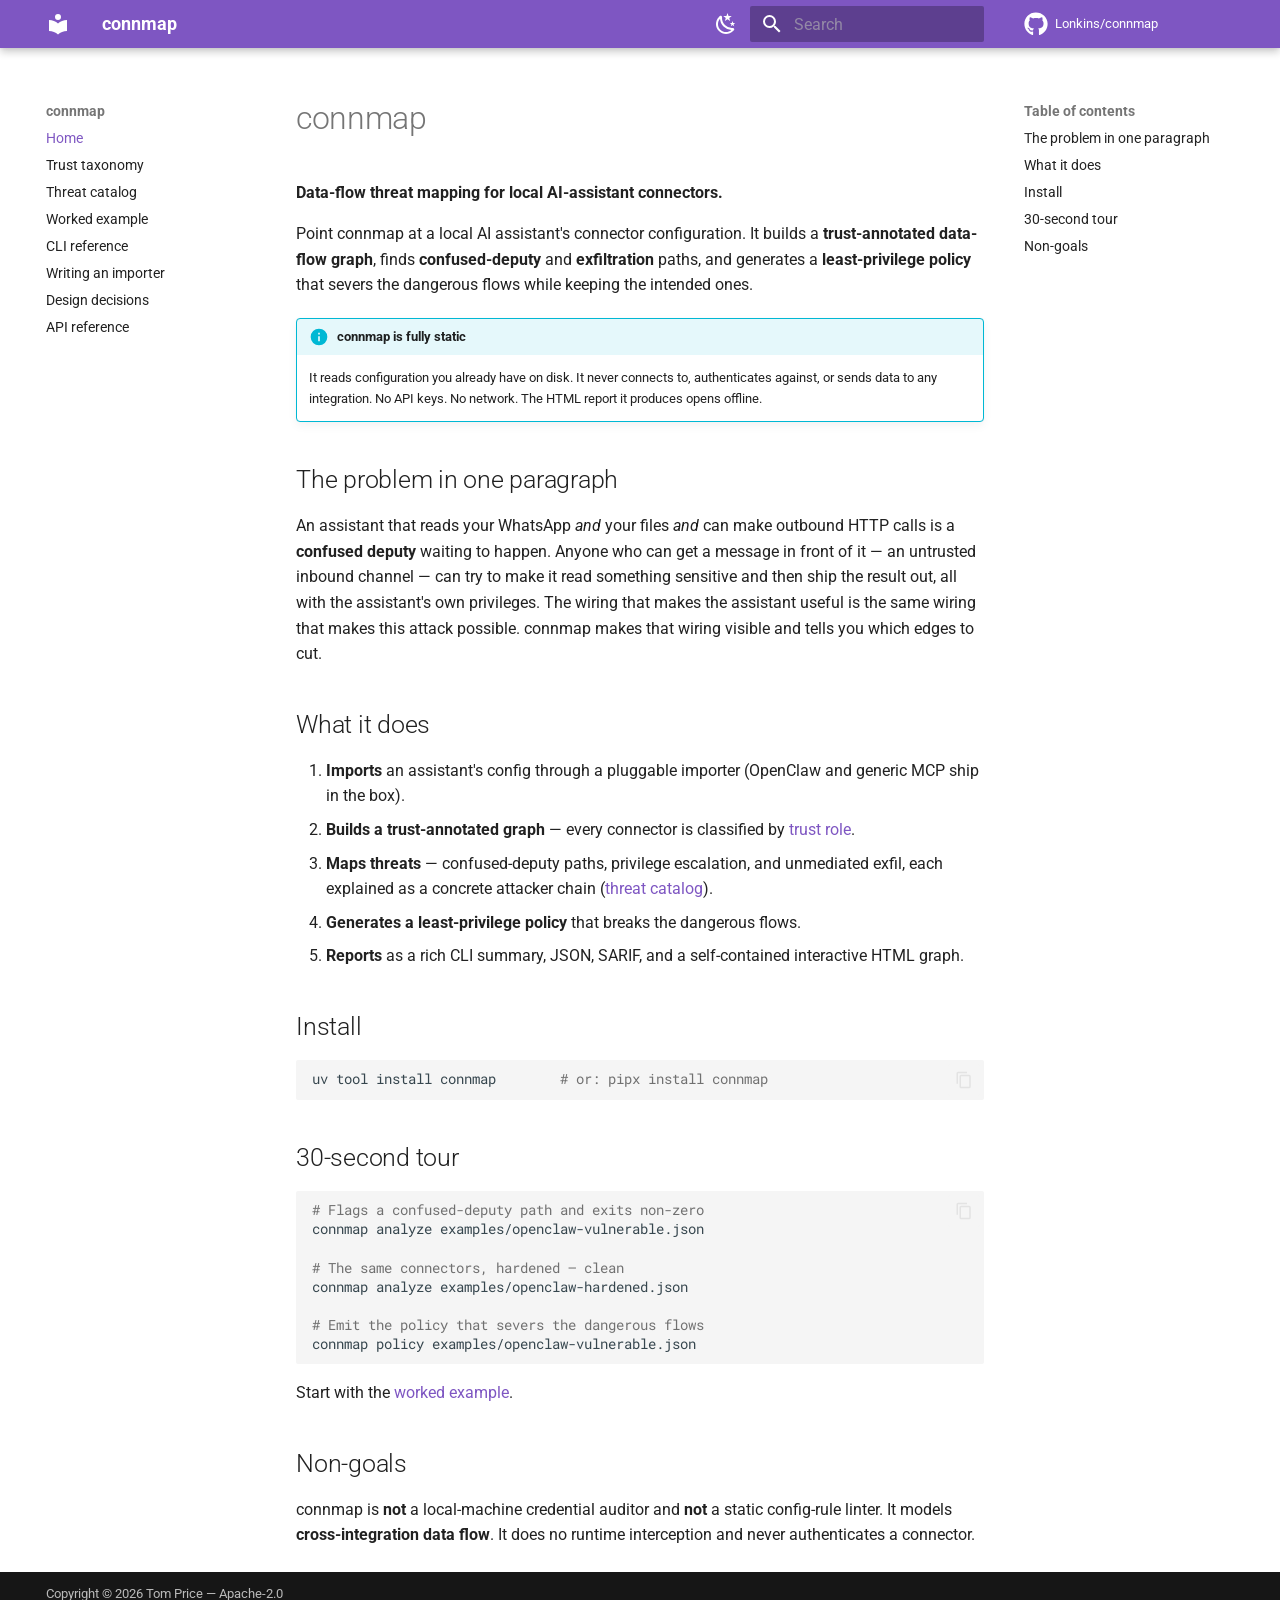
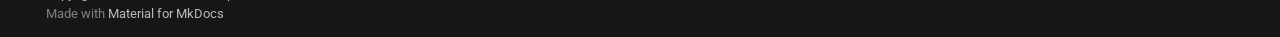
<file: index.html>
<!doctype html>
<html lang="en" class="no-js">
  <head>
    
      <meta charset="utf-8">
      <meta name="viewport" content="width=device-width,initial-scale=1">
      
        <meta name="description" content="Data-flow threat mapping for local AI-assistant connectors">
      
      
      
        <link rel="canonical" href="https://lonkins.github.io/connmap/">
      
      
      
        <link rel="next" href="trust-taxonomy/">
      
      
        
      
      
      <link rel="icon" href="assets/images/favicon.png">
      <meta name="generator" content="mkdocs-1.6.1, mkdocs-material-9.7.6">
    
    
      
        <title>connmap</title>
      
    
    
      <link rel="stylesheet" href="assets/stylesheets/main.484c7ddc.min.css">
      
        
        <link rel="stylesheet" href="assets/stylesheets/palette.ab4e12ef.min.css">
      
      


    
    
      
    
    
      
        
        
        <link rel="preconnect" href="https://fonts.gstatic.com" crossorigin>
        <link rel="stylesheet" href="https://fonts.googleapis.com/css?family=Roboto:300,300i,400,400i,700,700i%7CRoboto+Mono:400,400i,700,700i&display=fallback">
        <style>:root{--md-text-font:"Roboto";--md-code-font:"Roboto Mono"}</style>
      
    
    
      <link rel="stylesheet" href="assets/_mkdocstrings.css">
    
    <script>__md_scope=new URL(".",location),__md_hash=e=>[...e].reduce(((e,_)=>(e<<5)-e+_.charCodeAt(0)),0),__md_get=(e,_=localStorage,t=__md_scope)=>JSON.parse(_.getItem(t.pathname+"."+e)),__md_set=(e,_,t=localStorage,a=__md_scope)=>{try{t.setItem(a.pathname+"."+e,JSON.stringify(_))}catch(e){}}</script>
    
      

    
    
  </head>
  
  
    
    
      
    
    
    
    
    <body dir="ltr" data-md-color-scheme="default" data-md-color-primary="deep-purple" data-md-color-accent="deep-purple">
  
    
    <input class="md-toggle" data-md-toggle="drawer" type="checkbox" id="__drawer" autocomplete="off">
    <input class="md-toggle" data-md-toggle="search" type="checkbox" id="__search" autocomplete="off">
    <label class="md-overlay" for="__drawer"></label>
    <div data-md-component="skip">
      
        
        <a href="#connmap" class="md-skip">
          Skip to content
        </a>
      
    </div>
    <div data-md-component="announce">
      
    </div>
    
    
      

  

<header class="md-header md-header--shadow" data-md-component="header">
  <nav class="md-header__inner md-grid" aria-label="Header">
    <a href="." title="connmap" class="md-header__button md-logo" aria-label="connmap" data-md-component="logo">
      
  
  <svg xmlns="http://www.w3.org/2000/svg" viewBox="0 0 24 24"><path d="M12 8a3 3 0 0 0 3-3 3 3 0 0 0-3-3 3 3 0 0 0-3 3 3 3 0 0 0 3 3m0 3.54C9.64 9.35 6.5 8 3 8v11c3.5 0 6.64 1.35 9 3.54 2.36-2.19 5.5-3.54 9-3.54V8c-3.5 0-6.64 1.35-9 3.54"/></svg>

    </a>
    <label class="md-header__button md-icon" for="__drawer">
      
      <svg xmlns="http://www.w3.org/2000/svg" viewBox="0 0 24 24"><path d="M3 6h18v2H3zm0 5h18v2H3zm0 5h18v2H3z"/></svg>
    </label>
    <div class="md-header__title" data-md-component="header-title">
      <div class="md-header__ellipsis">
        <div class="md-header__topic">
          <span class="md-ellipsis">
            connmap
          </span>
        </div>
        <div class="md-header__topic" data-md-component="header-topic">
          <span class="md-ellipsis">
            
              Home
            
          </span>
        </div>
      </div>
    </div>
    
      
        <form class="md-header__option" data-md-component="palette">
  
    
    
    
    <input class="md-option" data-md-color-media="(prefers-color-scheme: light)" data-md-color-scheme="default" data-md-color-primary="deep-purple" data-md-color-accent="deep-purple"  aria-label="Switch to dark mode"  type="radio" name="__palette" id="__palette_0">
    
      <label class="md-header__button md-icon" title="Switch to dark mode" for="__palette_1" hidden>
        <svg xmlns="http://www.w3.org/2000/svg" viewBox="0 0 24 24"><path d="m17.75 4.09-2.53 1.94.91 3.06-2.63-1.81-2.63 1.81.91-3.06-2.53-1.94L12.44 4l1.06-3 1.06 3zm3.5 6.91-1.64 1.25.59 1.98-1.7-1.17-1.7 1.17.59-1.98L15.75 11l2.06-.05L18.5 9l.69 1.95zm-2.28 4.95c.83-.08 1.72 1.1 1.19 1.85-.32.45-.66.87-1.08 1.27C15.17 23 8.84 23 4.94 19.07c-3.91-3.9-3.91-10.24 0-14.14.4-.4.82-.76 1.27-1.08.75-.53 1.93.36 1.85 1.19-.27 2.86.69 5.83 2.89 8.02a9.96 9.96 0 0 0 8.02 2.89m-1.64 2.02a12.08 12.08 0 0 1-7.8-3.47c-2.17-2.19-3.33-5-3.49-7.82-2.81 3.14-2.7 7.96.31 10.98 3.02 3.01 7.84 3.12 10.98.31"/></svg>
      </label>
    
  
    
    
    
    <input class="md-option" data-md-color-media="(prefers-color-scheme: dark)" data-md-color-scheme="slate" data-md-color-primary="deep-purple" data-md-color-accent="deep-purple"  aria-label="Switch to light mode"  type="radio" name="__palette" id="__palette_1">
    
      <label class="md-header__button md-icon" title="Switch to light mode" for="__palette_0" hidden>
        <svg xmlns="http://www.w3.org/2000/svg" viewBox="0 0 24 24"><path d="M12 7a5 5 0 0 1 5 5 5 5 0 0 1-5 5 5 5 0 0 1-5-5 5 5 0 0 1 5-5m0 2a3 3 0 0 0-3 3 3 3 0 0 0 3 3 3 3 0 0 0 3-3 3 3 0 0 0-3-3m0-7 2.39 3.42C13.65 5.15 12.84 5 12 5s-1.65.15-2.39.42zM3.34 7l4.16-.35A7.2 7.2 0 0 0 5.94 8.5c-.44.74-.69 1.5-.83 2.29zm.02 10 1.76-3.77a7.131 7.131 0 0 0 2.38 4.14zM20.65 7l-1.77 3.79a7.02 7.02 0 0 0-2.38-4.15zm-.01 10-4.14.36c.59-.51 1.12-1.14 1.54-1.86.42-.73.69-1.5.83-2.29zM12 22l-2.41-3.44c.74.27 1.55.44 2.41.44.82 0 1.63-.17 2.37-.44z"/></svg>
      </label>
    
  
</form>
      
    
    
      <script>var palette=__md_get("__palette");if(palette&&palette.color){if("(prefers-color-scheme)"===palette.color.media){var media=matchMedia("(prefers-color-scheme: light)"),input=document.querySelector(media.matches?"[data-md-color-media='(prefers-color-scheme: light)']":"[data-md-color-media='(prefers-color-scheme: dark)']");palette.color.media=input.getAttribute("data-md-color-media"),palette.color.scheme=input.getAttribute("data-md-color-scheme"),palette.color.primary=input.getAttribute("data-md-color-primary"),palette.color.accent=input.getAttribute("data-md-color-accent")}for(var[key,value]of Object.entries(palette.color))document.body.setAttribute("data-md-color-"+key,value)}</script>
    
    
    
      
      
        <label class="md-header__button md-icon" for="__search">
          
          <svg xmlns="http://www.w3.org/2000/svg" viewBox="0 0 24 24"><path d="M9.5 3A6.5 6.5 0 0 1 16 9.5c0 1.61-.59 3.09-1.56 4.23l.27.27h.79l5 5-1.5 1.5-5-5v-.79l-.27-.27A6.52 6.52 0 0 1 9.5 16 6.5 6.5 0 0 1 3 9.5 6.5 6.5 0 0 1 9.5 3m0 2C7 5 5 7 5 9.5S7 14 9.5 14 14 12 14 9.5 12 5 9.5 5"/></svg>
        </label>
        <div class="md-search" data-md-component="search" role="dialog">
  <label class="md-search__overlay" for="__search"></label>
  <div class="md-search__inner" role="search">
    <form class="md-search__form" name="search">
      <input type="text" class="md-search__input" name="query" aria-label="Search" placeholder="Search" autocapitalize="off" autocorrect="off" autocomplete="off" spellcheck="false" data-md-component="search-query" required>
      <label class="md-search__icon md-icon" for="__search">
        
        <svg xmlns="http://www.w3.org/2000/svg" viewBox="0 0 24 24"><path d="M9.5 3A6.5 6.5 0 0 1 16 9.5c0 1.61-.59 3.09-1.56 4.23l.27.27h.79l5 5-1.5 1.5-5-5v-.79l-.27-.27A6.52 6.52 0 0 1 9.5 16 6.5 6.5 0 0 1 3 9.5 6.5 6.5 0 0 1 9.5 3m0 2C7 5 5 7 5 9.5S7 14 9.5 14 14 12 14 9.5 12 5 9.5 5"/></svg>
        
        <svg xmlns="http://www.w3.org/2000/svg" viewBox="0 0 24 24"><path d="M20 11v2H8l5.5 5.5-1.42 1.42L4.16 12l7.92-7.92L13.5 5.5 8 11z"/></svg>
      </label>
      <nav class="md-search__options" aria-label="Search">
        
        <button type="reset" class="md-search__icon md-icon" title="Clear" aria-label="Clear" tabindex="-1">
          
          <svg xmlns="http://www.w3.org/2000/svg" viewBox="0 0 24 24"><path d="M19 6.41 17.59 5 12 10.59 6.41 5 5 6.41 10.59 12 5 17.59 6.41 19 12 13.41 17.59 19 19 17.59 13.41 12z"/></svg>
        </button>
      </nav>
      
    </form>
    <div class="md-search__output">
      <div class="md-search__scrollwrap" tabindex="0" data-md-scrollfix>
        <div class="md-search-result" data-md-component="search-result">
          <div class="md-search-result__meta">
            Initializing search
          </div>
          <ol class="md-search-result__list" role="presentation"></ol>
        </div>
      </div>
    </div>
  </div>
</div>
      
    
    
      <div class="md-header__source">
        <a href="https://github.com/Lonkins/connmap" title="Go to repository" class="md-source" data-md-component="source">
  <div class="md-source__icon md-icon">
    
    <svg xmlns="http://www.w3.org/2000/svg" viewBox="0 0 512 512"><!--! Font Awesome Free 7.1.0 by @fontawesome - https://fontawesome.com License - https://fontawesome.com/license/free (Icons: CC BY 4.0, Fonts: SIL OFL 1.1, Code: MIT License) Copyright 2025 Fonticons, Inc.--><path d="M173.9 397.4c0 2-2.3 3.6-5.2 3.6-3.3.3-5.6-1.3-5.6-3.6 0-2 2.3-3.6 5.2-3.6 3-.3 5.6 1.3 5.6 3.6m-31.1-4.5c-.7 2 1.3 4.3 4.3 4.9 2.6 1 5.6 0 6.2-2s-1.3-4.3-4.3-5.2c-2.6-.7-5.5.3-6.2 2.3m44.2-1.7c-2.9.7-4.9 2.6-4.6 4.9.3 2 2.9 3.3 5.9 2.6 2.9-.7 4.9-2.6 4.6-4.6-.3-1.9-3-3.2-5.9-2.9M252.8 8C114.1 8 8 113.3 8 252c0 110.9 69.8 205.8 169.5 239.2 12.8 2.3 17.3-5.6 17.3-12.1 0-6.2-.3-40.4-.3-61.4 0 0-70 15-84.7-29.8 0 0-11.4-29.1-27.8-36.6 0 0-22.9-15.7 1.6-15.4 0 0 24.9 2 38.6 25.8 21.9 38.6 58.6 27.5 72.9 20.9 2.3-16 8.8-27.1 16-33.7-55.9-6.2-112.3-14.3-112.3-110.5 0-27.5 7.6-41.3 23.6-58.9-2.6-6.5-11.1-33.3 2.6-67.9 20.9-6.5 69 27 69 27 20-5.6 41.5-8.5 62.8-8.5s42.8 2.9 62.8 8.5c0 0 48.1-33.6 69-27 13.7 34.7 5.2 61.4 2.6 67.9 16 17.7 25.8 31.5 25.8 58.9 0 96.5-58.9 104.2-114.8 110.5 9.2 7.9 17 22.9 17 46.4 0 33.7-.3 75.4-.3 83.6 0 6.5 4.6 14.4 17.3 12.1C436.2 457.8 504 362.9 504 252 504 113.3 391.5 8 252.8 8M105.2 352.9c-1.3 1-1 3.3.7 5.2 1.6 1.6 3.9 2.3 5.2 1 1.3-1 1-3.3-.7-5.2-1.6-1.6-3.9-2.3-5.2-1m-10.8-8.1c-.7 1.3.3 2.9 2.3 3.9 1.6 1 3.6.7 4.3-.7.7-1.3-.3-2.9-2.3-3.9-2-.6-3.6-.3-4.3.7m32.4 35.6c-1.6 1.3-1 4.3 1.3 6.2 2.3 2.3 5.2 2.6 6.5 1 1.3-1.3.7-4.3-1.3-6.2-2.2-2.3-5.2-2.6-6.5-1m-11.4-14.7c-1.6 1-1.6 3.6 0 5.9s4.3 3.3 5.6 2.3c1.6-1.3 1.6-3.9 0-6.2-1.4-2.3-4-3.3-5.6-2"/></svg>
  </div>
  <div class="md-source__repository">
    Lonkins/connmap
  </div>
</a>
      </div>
    
  </nav>
  
</header>
    
    <div class="md-container" data-md-component="container">
      
      
        
          
        
      
      <main class="md-main" data-md-component="main">
        <div class="md-main__inner md-grid">
          
            
              
              <div class="md-sidebar md-sidebar--primary" data-md-component="sidebar" data-md-type="navigation" >
                <div class="md-sidebar__scrollwrap">
                  <div class="md-sidebar__inner">
                    



<nav class="md-nav md-nav--primary" aria-label="Navigation" data-md-level="0">
  <label class="md-nav__title" for="__drawer">
    <a href="." title="connmap" class="md-nav__button md-logo" aria-label="connmap" data-md-component="logo">
      
  
  <svg xmlns="http://www.w3.org/2000/svg" viewBox="0 0 24 24"><path d="M12 8a3 3 0 0 0 3-3 3 3 0 0 0-3-3 3 3 0 0 0-3 3 3 3 0 0 0 3 3m0 3.54C9.64 9.35 6.5 8 3 8v11c3.5 0 6.64 1.35 9 3.54 2.36-2.19 5.5-3.54 9-3.54V8c-3.5 0-6.64 1.35-9 3.54"/></svg>

    </a>
    connmap
  </label>
  
    <div class="md-nav__source">
      <a href="https://github.com/Lonkins/connmap" title="Go to repository" class="md-source" data-md-component="source">
  <div class="md-source__icon md-icon">
    
    <svg xmlns="http://www.w3.org/2000/svg" viewBox="0 0 512 512"><!--! Font Awesome Free 7.1.0 by @fontawesome - https://fontawesome.com License - https://fontawesome.com/license/free (Icons: CC BY 4.0, Fonts: SIL OFL 1.1, Code: MIT License) Copyright 2025 Fonticons, Inc.--><path d="M173.9 397.4c0 2-2.3 3.6-5.2 3.6-3.3.3-5.6-1.3-5.6-3.6 0-2 2.3-3.6 5.2-3.6 3-.3 5.6 1.3 5.6 3.6m-31.1-4.5c-.7 2 1.3 4.3 4.3 4.9 2.6 1 5.6 0 6.2-2s-1.3-4.3-4.3-5.2c-2.6-.7-5.5.3-6.2 2.3m44.2-1.7c-2.9.7-4.9 2.6-4.6 4.9.3 2 2.9 3.3 5.9 2.6 2.9-.7 4.9-2.6 4.6-4.6-.3-1.9-3-3.2-5.9-2.9M252.8 8C114.1 8 8 113.3 8 252c0 110.9 69.8 205.8 169.5 239.2 12.8 2.3 17.3-5.6 17.3-12.1 0-6.2-.3-40.4-.3-61.4 0 0-70 15-84.7-29.8 0 0-11.4-29.1-27.8-36.6 0 0-22.9-15.7 1.6-15.4 0 0 24.9 2 38.6 25.8 21.9 38.6 58.6 27.5 72.9 20.9 2.3-16 8.8-27.1 16-33.7-55.9-6.2-112.3-14.3-112.3-110.5 0-27.5 7.6-41.3 23.6-58.9-2.6-6.5-11.1-33.3 2.6-67.9 20.9-6.5 69 27 69 27 20-5.6 41.5-8.5 62.8-8.5s42.8 2.9 62.8 8.5c0 0 48.1-33.6 69-27 13.7 34.7 5.2 61.4 2.6 67.9 16 17.7 25.8 31.5 25.8 58.9 0 96.5-58.9 104.2-114.8 110.5 9.2 7.9 17 22.9 17 46.4 0 33.7-.3 75.4-.3 83.6 0 6.5 4.6 14.4 17.3 12.1C436.2 457.8 504 362.9 504 252 504 113.3 391.5 8 252.8 8M105.2 352.9c-1.3 1-1 3.3.7 5.2 1.6 1.6 3.9 2.3 5.2 1 1.3-1 1-3.3-.7-5.2-1.6-1.6-3.9-2.3-5.2-1m-10.8-8.1c-.7 1.3.3 2.9 2.3 3.9 1.6 1 3.6.7 4.3-.7.7-1.3-.3-2.9-2.3-3.9-2-.6-3.6-.3-4.3.7m32.4 35.6c-1.6 1.3-1 4.3 1.3 6.2 2.3 2.3 5.2 2.6 6.5 1 1.3-1.3.7-4.3-1.3-6.2-2.2-2.3-5.2-2.6-6.5-1m-11.4-14.7c-1.6 1-1.6 3.6 0 5.9s4.3 3.3 5.6 2.3c1.6-1.3 1.6-3.9 0-6.2-1.4-2.3-4-3.3-5.6-2"/></svg>
  </div>
  <div class="md-source__repository">
    Lonkins/connmap
  </div>
</a>
    </div>
  
  <ul class="md-nav__list" data-md-scrollfix>
    
      
      
  
  
    
  
  
  
    <li class="md-nav__item md-nav__item--active">
      
      <input class="md-nav__toggle md-toggle" type="checkbox" id="__toc">
      
      
        
      
      
        <label class="md-nav__link md-nav__link--active" for="__toc">
          
  
  
  <span class="md-ellipsis">
    
  
    Home
  

    
  </span>
  
  

          <span class="md-nav__icon md-icon"></span>
        </label>
      
      <a href="." class="md-nav__link md-nav__link--active">
        
  
  
  <span class="md-ellipsis">
    
  
    Home
  

    
  </span>
  
  

      </a>
      
        

<nav class="md-nav md-nav--secondary" aria-label="Table of contents">
  
  
  
    
  
  
    <label class="md-nav__title" for="__toc">
      <span class="md-nav__icon md-icon"></span>
      Table of contents
    </label>
    <ul class="md-nav__list" data-md-component="toc" data-md-scrollfix>
      
        <li class="md-nav__item">
  <a href="#the-problem-in-one-paragraph" class="md-nav__link">
    <span class="md-ellipsis">
      
        The problem in one paragraph
      
    </span>
  </a>
  
</li>
      
        <li class="md-nav__item">
  <a href="#what-it-does" class="md-nav__link">
    <span class="md-ellipsis">
      
        What it does
      
    </span>
  </a>
  
</li>
      
        <li class="md-nav__item">
  <a href="#install" class="md-nav__link">
    <span class="md-ellipsis">
      
        Install
      
    </span>
  </a>
  
</li>
      
        <li class="md-nav__item">
  <a href="#30-second-tour" class="md-nav__link">
    <span class="md-ellipsis">
      
        30-second tour
      
    </span>
  </a>
  
</li>
      
        <li class="md-nav__item">
  <a href="#non-goals" class="md-nav__link">
    <span class="md-ellipsis">
      
        Non-goals
      
    </span>
  </a>
  
</li>
      
    </ul>
  
</nav>
      
    </li>
  

    
      
      
  
  
  
  
    <li class="md-nav__item">
      <a href="trust-taxonomy/" class="md-nav__link">
        
  
  
  <span class="md-ellipsis">
    
  
    Trust taxonomy
  

    
  </span>
  
  

      </a>
    </li>
  

    
      
      
  
  
  
  
    <li class="md-nav__item">
      <a href="threat-catalog/" class="md-nav__link">
        
  
  
  <span class="md-ellipsis">
    
  
    Threat catalog
  

    
  </span>
  
  

      </a>
    </li>
  

    
      
      
  
  
  
  
    <li class="md-nav__item">
      <a href="example/" class="md-nav__link">
        
  
  
  <span class="md-ellipsis">
    
  
    Worked example
  

    
  </span>
  
  

      </a>
    </li>
  

    
      
      
  
  
  
  
    <li class="md-nav__item">
      <a href="cli/" class="md-nav__link">
        
  
  
  <span class="md-ellipsis">
    
  
    CLI reference
  

    
  </span>
  
  

      </a>
    </li>
  

    
      
      
  
  
  
  
    <li class="md-nav__item">
      <a href="importers/" class="md-nav__link">
        
  
  
  <span class="md-ellipsis">
    
  
    Writing an importer
  

    
  </span>
  
  

      </a>
    </li>
  

    
      
      
  
  
  
  
    <li class="md-nav__item">
      <a href="decisions/" class="md-nav__link">
        
  
  
  <span class="md-ellipsis">
    
  
    Design decisions
  

    
  </span>
  
  

      </a>
    </li>
  

    
      
      
  
  
  
  
    <li class="md-nav__item">
      <a href="api/" class="md-nav__link">
        
  
  
  <span class="md-ellipsis">
    
  
    API reference
  

    
  </span>
  
  

      </a>
    </li>
  

    
  </ul>
</nav>
                  </div>
                </div>
              </div>
            
            
              
              <div class="md-sidebar md-sidebar--secondary" data-md-component="sidebar" data-md-type="toc" >
                <div class="md-sidebar__scrollwrap">
                  <div class="md-sidebar__inner">
                    

<nav class="md-nav md-nav--secondary" aria-label="Table of contents">
  
  
  
    
  
  
    <label class="md-nav__title" for="__toc">
      <span class="md-nav__icon md-icon"></span>
      Table of contents
    </label>
    <ul class="md-nav__list" data-md-component="toc" data-md-scrollfix>
      
        <li class="md-nav__item">
  <a href="#the-problem-in-one-paragraph" class="md-nav__link">
    <span class="md-ellipsis">
      
        The problem in one paragraph
      
    </span>
  </a>
  
</li>
      
        <li class="md-nav__item">
  <a href="#what-it-does" class="md-nav__link">
    <span class="md-ellipsis">
      
        What it does
      
    </span>
  </a>
  
</li>
      
        <li class="md-nav__item">
  <a href="#install" class="md-nav__link">
    <span class="md-ellipsis">
      
        Install
      
    </span>
  </a>
  
</li>
      
        <li class="md-nav__item">
  <a href="#30-second-tour" class="md-nav__link">
    <span class="md-ellipsis">
      
        30-second tour
      
    </span>
  </a>
  
</li>
      
        <li class="md-nav__item">
  <a href="#non-goals" class="md-nav__link">
    <span class="md-ellipsis">
      
        Non-goals
      
    </span>
  </a>
  
</li>
      
    </ul>
  
</nav>
                  </div>
                </div>
              </div>
            
          
          
            <div class="md-content" data-md-component="content">
              
              <article class="md-content__inner md-typeset">
                
                  


  
  


<h1 id="connmap">connmap<a class="headerlink" href="#connmap" title="Permanent link">&para;</a></h1>
<p><strong>Data-flow threat mapping for local AI-assistant connectors.</strong></p>
<p>Point connmap at a local AI assistant's connector configuration. It builds a
<strong>trust-annotated data-flow graph</strong>, finds <strong>confused-deputy</strong> and
<strong>exfiltration</strong> paths, and generates a <strong>least-privilege policy</strong> that severs
the dangerous flows while keeping the intended ones.</p>
<div class="admonition info">
<p class="admonition-title">connmap is fully static</p>
<p>It reads configuration you already have on disk. It never connects to,
authenticates against, or sends data to any integration. No API keys. No
network. The HTML report it produces opens offline.</p>
</div>
<h2 id="the-problem-in-one-paragraph">The problem in one paragraph<a class="headerlink" href="#the-problem-in-one-paragraph" title="Permanent link">&para;</a></h2>
<p>An assistant that reads your WhatsApp <em>and</em> your files <em>and</em> can make outbound
HTTP calls is a <strong>confused deputy</strong> waiting to happen. Anyone who can get a
message in front of it — an untrusted inbound channel — can try to make it read
something sensitive and then ship the result out, all with the assistant's own
privileges. The wiring that makes the assistant useful is the same wiring that
makes this attack possible. connmap makes that wiring visible and tells you
which edges to cut.</p>
<h2 id="what-it-does">What it does<a class="headerlink" href="#what-it-does" title="Permanent link">&para;</a></h2>
<ol>
<li><strong>Imports</strong> an assistant's config through a pluggable importer (OpenClaw and
   generic MCP ship in the box).</li>
<li><strong>Builds a trust-annotated graph</strong> — every connector is classified by
   <a href="trust-taxonomy/">trust role</a>.</li>
<li><strong>Maps threats</strong> — confused-deputy paths, privilege escalation, and
   unmediated exfil, each explained as a concrete attacker chain
   (<a href="threat-catalog/">threat catalog</a>).</li>
<li><strong>Generates a least-privilege policy</strong> that breaks the dangerous flows.</li>
<li><strong>Reports</strong> as a rich CLI summary, JSON, SARIF, and a self-contained
   interactive HTML graph.</li>
</ol>
<h2 id="install">Install<a class="headerlink" href="#install" title="Permanent link">&para;</a></h2>
<div class="highlight"><pre><span></span><code><a id="__codelineno-0-1" name="__codelineno-0-1" href="#__codelineno-0-1"></a>uv<span class="w"> </span>tool<span class="w"> </span>install<span class="w"> </span>connmap<span class="w">        </span><span class="c1"># or: pipx install connmap</span>
</code></pre></div>
<h2 id="30-second-tour">30-second tour<a class="headerlink" href="#30-second-tour" title="Permanent link">&para;</a></h2>
<div class="highlight"><pre><span></span><code><a id="__codelineno-1-1" name="__codelineno-1-1" href="#__codelineno-1-1"></a><span class="c1"># Flags a confused-deputy path and exits non-zero</span>
<a id="__codelineno-1-2" name="__codelineno-1-2" href="#__codelineno-1-2"></a>connmap<span class="w"> </span>analyze<span class="w"> </span>examples/openclaw-vulnerable.json
<a id="__codelineno-1-3" name="__codelineno-1-3" href="#__codelineno-1-3"></a>
<a id="__codelineno-1-4" name="__codelineno-1-4" href="#__codelineno-1-4"></a><span class="c1"># The same connectors, hardened — clean</span>
<a id="__codelineno-1-5" name="__codelineno-1-5" href="#__codelineno-1-5"></a>connmap<span class="w"> </span>analyze<span class="w"> </span>examples/openclaw-hardened.json
<a id="__codelineno-1-6" name="__codelineno-1-6" href="#__codelineno-1-6"></a>
<a id="__codelineno-1-7" name="__codelineno-1-7" href="#__codelineno-1-7"></a><span class="c1"># Emit the policy that severs the dangerous flows</span>
<a id="__codelineno-1-8" name="__codelineno-1-8" href="#__codelineno-1-8"></a>connmap<span class="w"> </span>policy<span class="w"> </span>examples/openclaw-vulnerable.json
</code></pre></div>
<p>Start with the <a href="example/">worked example</a>.</p>
<h2 id="non-goals">Non-goals<a class="headerlink" href="#non-goals" title="Permanent link">&para;</a></h2>
<p>connmap is <strong>not</strong> a local-machine credential auditor and <strong>not</strong> a static
config-rule linter. It models <strong>cross-integration data flow</strong>. It does no
runtime interception and never authenticates a connector.</p>












                
              </article>
            </div>
          
          
<script>var target=document.getElementById(location.hash.slice(1));target&&target.name&&(target.checked=target.name.startsWith("__tabbed_"))</script>
        </div>
        
          <button type="button" class="md-top md-icon" data-md-component="top" hidden>
  
  <svg xmlns="http://www.w3.org/2000/svg" viewBox="0 0 24 24"><path d="M13 20h-2V8l-5.5 5.5-1.42-1.42L12 4.16l7.92 7.92-1.42 1.42L13 8z"/></svg>
  Back to top
</button>
        
      </main>
      
        <footer class="md-footer">
  
  <div class="md-footer-meta md-typeset">
    <div class="md-footer-meta__inner md-grid">
      <div class="md-copyright">
  
    <div class="md-copyright__highlight">
      Copyright &copy; 2026 Tom Price — Apache-2.0
    </div>
  
  
    Made with
    <a href="https://squidfunk.github.io/mkdocs-material/" target="_blank" rel="noopener">
      Material for MkDocs
    </a>
  
</div>
      
    </div>
  </div>
</footer>
      
    </div>
    <div class="md-dialog" data-md-component="dialog">
      <div class="md-dialog__inner md-typeset"></div>
    </div>
    
    
    
      
      
      <script id="__config" type="application/json">{"annotate": null, "base": ".", "features": ["navigation.sections", "navigation.top", "navigation.tracking", "content.code.copy", "toc.follow"], "search": "assets/javascripts/workers/search.2c215733.min.js", "tags": null, "translations": {"clipboard.copied": "Copied to clipboard", "clipboard.copy": "Copy to clipboard", "search.result.more.one": "1 more on this page", "search.result.more.other": "# more on this page", "search.result.none": "No matching documents", "search.result.one": "1 matching document", "search.result.other": "# matching documents", "search.result.placeholder": "Type to start searching", "search.result.term.missing": "Missing", "select.version": "Select version"}, "version": null}</script>
    
    
      <script src="assets/javascripts/bundle.79ae519e.min.js"></script>
      
    
  </body>
</html>
</file>
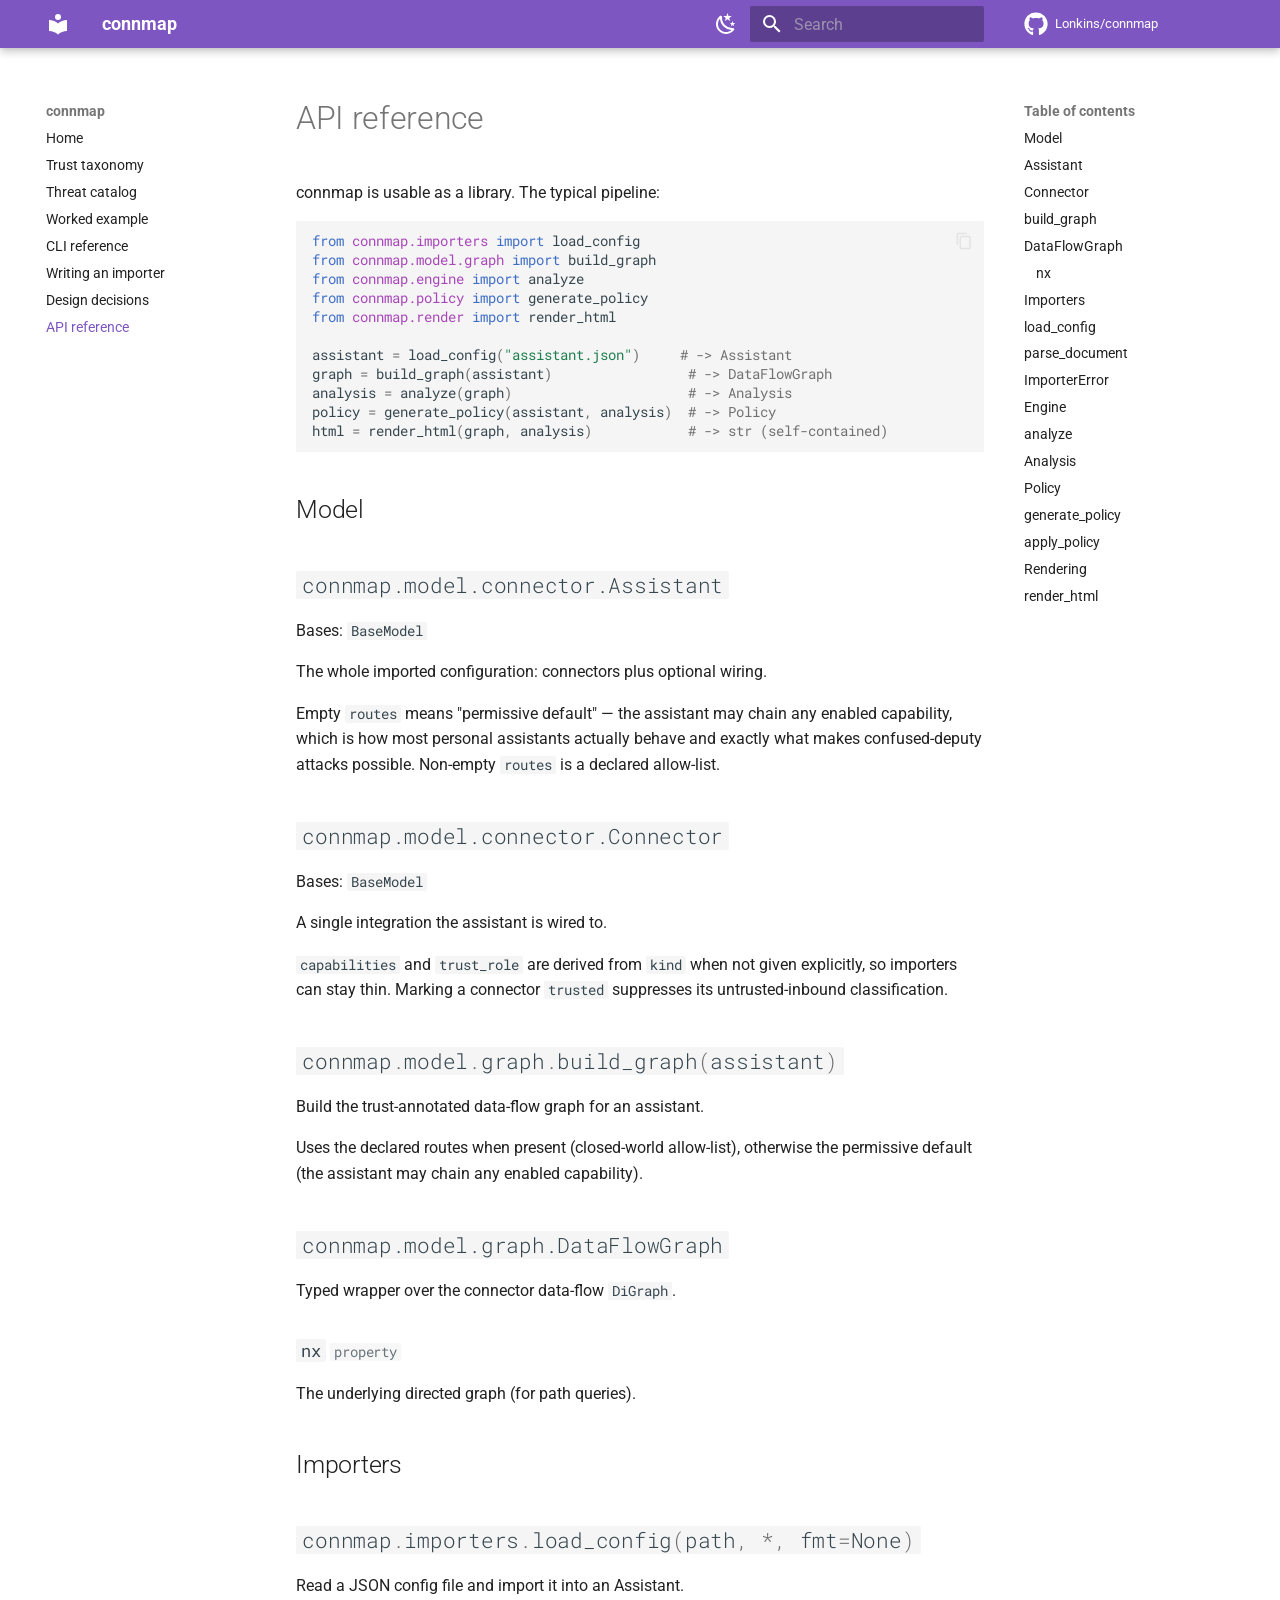
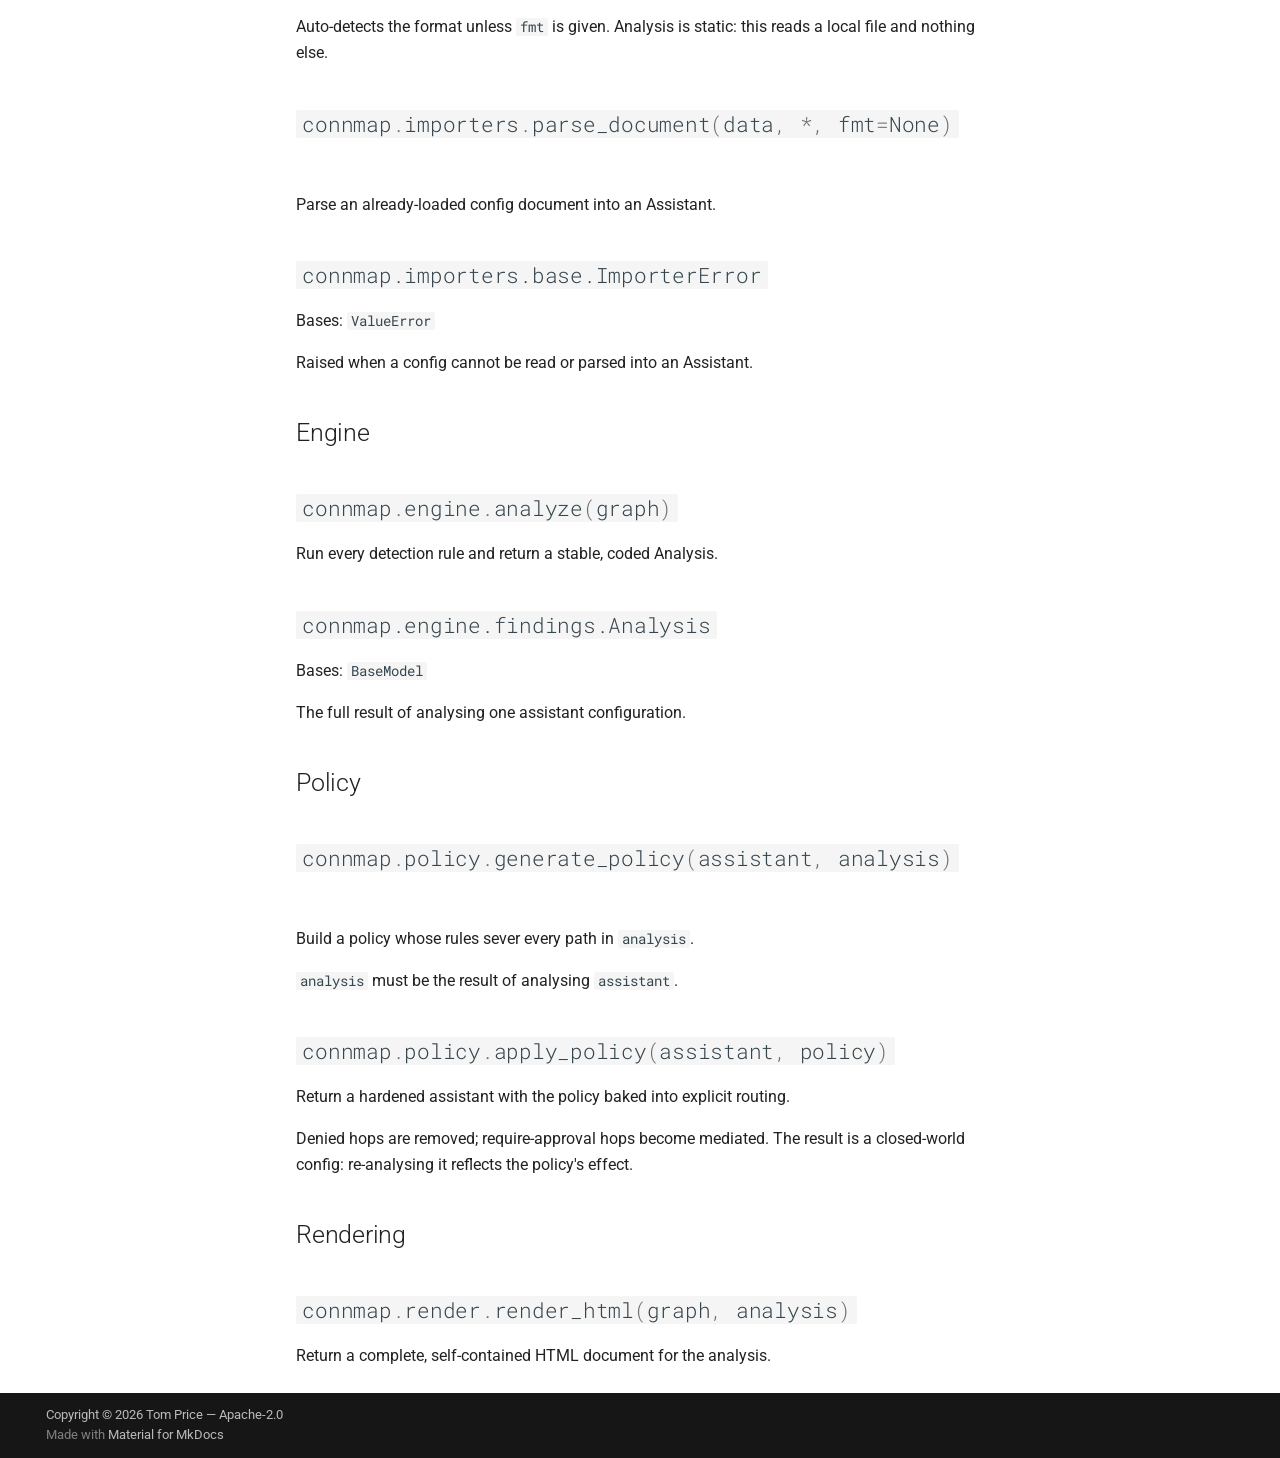
<file: api/index.html>
<!doctype html>
<html lang="en" class="no-js">
  <head>
    
      <meta charset="utf-8">
      <meta name="viewport" content="width=device-width,initial-scale=1">
      
        <meta name="description" content="Data-flow threat mapping for local AI-assistant connectors">
      
      
      
        <link rel="canonical" href="https://lonkins.github.io/connmap/api/">
      
      
        <link rel="prev" href="../decisions/">
      
      
      
        
      
      
      <link rel="icon" href="../assets/images/favicon.png">
      <meta name="generator" content="mkdocs-1.6.1, mkdocs-material-9.7.6">
    
    
      
        <title>API reference - connmap</title>
      
    
    
      <link rel="stylesheet" href="../assets/stylesheets/main.484c7ddc.min.css">
      
        
        <link rel="stylesheet" href="../assets/stylesheets/palette.ab4e12ef.min.css">
      
      


    
    
      
    
    
      
        
        
        <link rel="preconnect" href="https://fonts.gstatic.com" crossorigin>
        <link rel="stylesheet" href="https://fonts.googleapis.com/css?family=Roboto:300,300i,400,400i,700,700i%7CRoboto+Mono:400,400i,700,700i&display=fallback">
        <style>:root{--md-text-font:"Roboto";--md-code-font:"Roboto Mono"}</style>
      
    
    
      <link rel="stylesheet" href="../assets/_mkdocstrings.css">
    
    <script>__md_scope=new URL("..",location),__md_hash=e=>[...e].reduce(((e,_)=>(e<<5)-e+_.charCodeAt(0)),0),__md_get=(e,_=localStorage,t=__md_scope)=>JSON.parse(_.getItem(t.pathname+"."+e)),__md_set=(e,_,t=localStorage,a=__md_scope)=>{try{t.setItem(a.pathname+"."+e,JSON.stringify(_))}catch(e){}}</script>
    
      

    
    
  </head>
  
  
    
    
      
    
    
    
    
    <body dir="ltr" data-md-color-scheme="default" data-md-color-primary="deep-purple" data-md-color-accent="deep-purple">
  
    
    <input class="md-toggle" data-md-toggle="drawer" type="checkbox" id="__drawer" autocomplete="off">
    <input class="md-toggle" data-md-toggle="search" type="checkbox" id="__search" autocomplete="off">
    <label class="md-overlay" for="__drawer"></label>
    <div data-md-component="skip">
      
        
        <a href="#api-reference" class="md-skip">
          Skip to content
        </a>
      
    </div>
    <div data-md-component="announce">
      
    </div>
    
    
      

  

<header class="md-header md-header--shadow" data-md-component="header">
  <nav class="md-header__inner md-grid" aria-label="Header">
    <a href=".." title="connmap" class="md-header__button md-logo" aria-label="connmap" data-md-component="logo">
      
  
  <svg xmlns="http://www.w3.org/2000/svg" viewBox="0 0 24 24"><path d="M12 8a3 3 0 0 0 3-3 3 3 0 0 0-3-3 3 3 0 0 0-3 3 3 3 0 0 0 3 3m0 3.54C9.64 9.35 6.5 8 3 8v11c3.5 0 6.64 1.35 9 3.54 2.36-2.19 5.5-3.54 9-3.54V8c-3.5 0-6.64 1.35-9 3.54"/></svg>

    </a>
    <label class="md-header__button md-icon" for="__drawer">
      
      <svg xmlns="http://www.w3.org/2000/svg" viewBox="0 0 24 24"><path d="M3 6h18v2H3zm0 5h18v2H3zm0 5h18v2H3z"/></svg>
    </label>
    <div class="md-header__title" data-md-component="header-title">
      <div class="md-header__ellipsis">
        <div class="md-header__topic">
          <span class="md-ellipsis">
            connmap
          </span>
        </div>
        <div class="md-header__topic" data-md-component="header-topic">
          <span class="md-ellipsis">
            
              API reference
            
          </span>
        </div>
      </div>
    </div>
    
      
        <form class="md-header__option" data-md-component="palette">
  
    
    
    
    <input class="md-option" data-md-color-media="(prefers-color-scheme: light)" data-md-color-scheme="default" data-md-color-primary="deep-purple" data-md-color-accent="deep-purple"  aria-label="Switch to dark mode"  type="radio" name="__palette" id="__palette_0">
    
      <label class="md-header__button md-icon" title="Switch to dark mode" for="__palette_1" hidden>
        <svg xmlns="http://www.w3.org/2000/svg" viewBox="0 0 24 24"><path d="m17.75 4.09-2.53 1.94.91 3.06-2.63-1.81-2.63 1.81.91-3.06-2.53-1.94L12.44 4l1.06-3 1.06 3zm3.5 6.91-1.64 1.25.59 1.98-1.7-1.17-1.7 1.17.59-1.98L15.75 11l2.06-.05L18.5 9l.69 1.95zm-2.28 4.95c.83-.08 1.72 1.1 1.19 1.85-.32.45-.66.87-1.08 1.27C15.17 23 8.84 23 4.94 19.07c-3.91-3.9-3.91-10.24 0-14.14.4-.4.82-.76 1.27-1.08.75-.53 1.93.36 1.85 1.19-.27 2.86.69 5.83 2.89 8.02a9.96 9.96 0 0 0 8.02 2.89m-1.64 2.02a12.08 12.08 0 0 1-7.8-3.47c-2.17-2.19-3.33-5-3.49-7.82-2.81 3.14-2.7 7.96.31 10.98 3.02 3.01 7.84 3.12 10.98.31"/></svg>
      </label>
    
  
    
    
    
    <input class="md-option" data-md-color-media="(prefers-color-scheme: dark)" data-md-color-scheme="slate" data-md-color-primary="deep-purple" data-md-color-accent="deep-purple"  aria-label="Switch to light mode"  type="radio" name="__palette" id="__palette_1">
    
      <label class="md-header__button md-icon" title="Switch to light mode" for="__palette_0" hidden>
        <svg xmlns="http://www.w3.org/2000/svg" viewBox="0 0 24 24"><path d="M12 7a5 5 0 0 1 5 5 5 5 0 0 1-5 5 5 5 0 0 1-5-5 5 5 0 0 1 5-5m0 2a3 3 0 0 0-3 3 3 3 0 0 0 3 3 3 3 0 0 0 3-3 3 3 0 0 0-3-3m0-7 2.39 3.42C13.65 5.15 12.84 5 12 5s-1.65.15-2.39.42zM3.34 7l4.16-.35A7.2 7.2 0 0 0 5.94 8.5c-.44.74-.69 1.5-.83 2.29zm.02 10 1.76-3.77a7.131 7.131 0 0 0 2.38 4.14zM20.65 7l-1.77 3.79a7.02 7.02 0 0 0-2.38-4.15zm-.01 10-4.14.36c.59-.51 1.12-1.14 1.54-1.86.42-.73.69-1.5.83-2.29zM12 22l-2.41-3.44c.74.27 1.55.44 2.41.44.82 0 1.63-.17 2.37-.44z"/></svg>
      </label>
    
  
</form>
      
    
    
      <script>var palette=__md_get("__palette");if(palette&&palette.color){if("(prefers-color-scheme)"===palette.color.media){var media=matchMedia("(prefers-color-scheme: light)"),input=document.querySelector(media.matches?"[data-md-color-media='(prefers-color-scheme: light)']":"[data-md-color-media='(prefers-color-scheme: dark)']");palette.color.media=input.getAttribute("data-md-color-media"),palette.color.scheme=input.getAttribute("data-md-color-scheme"),palette.color.primary=input.getAttribute("data-md-color-primary"),palette.color.accent=input.getAttribute("data-md-color-accent")}for(var[key,value]of Object.entries(palette.color))document.body.setAttribute("data-md-color-"+key,value)}</script>
    
    
    
      
      
        <label class="md-header__button md-icon" for="__search">
          
          <svg xmlns="http://www.w3.org/2000/svg" viewBox="0 0 24 24"><path d="M9.5 3A6.5 6.5 0 0 1 16 9.5c0 1.61-.59 3.09-1.56 4.23l.27.27h.79l5 5-1.5 1.5-5-5v-.79l-.27-.27A6.52 6.52 0 0 1 9.5 16 6.5 6.5 0 0 1 3 9.5 6.5 6.5 0 0 1 9.5 3m0 2C7 5 5 7 5 9.5S7 14 9.5 14 14 12 14 9.5 12 5 9.5 5"/></svg>
        </label>
        <div class="md-search" data-md-component="search" role="dialog">
  <label class="md-search__overlay" for="__search"></label>
  <div class="md-search__inner" role="search">
    <form class="md-search__form" name="search">
      <input type="text" class="md-search__input" name="query" aria-label="Search" placeholder="Search" autocapitalize="off" autocorrect="off" autocomplete="off" spellcheck="false" data-md-component="search-query" required>
      <label class="md-search__icon md-icon" for="__search">
        
        <svg xmlns="http://www.w3.org/2000/svg" viewBox="0 0 24 24"><path d="M9.5 3A6.5 6.5 0 0 1 16 9.5c0 1.61-.59 3.09-1.56 4.23l.27.27h.79l5 5-1.5 1.5-5-5v-.79l-.27-.27A6.52 6.52 0 0 1 9.5 16 6.5 6.5 0 0 1 3 9.5 6.5 6.5 0 0 1 9.5 3m0 2C7 5 5 7 5 9.5S7 14 9.5 14 14 12 14 9.5 12 5 9.5 5"/></svg>
        
        <svg xmlns="http://www.w3.org/2000/svg" viewBox="0 0 24 24"><path d="M20 11v2H8l5.5 5.5-1.42 1.42L4.16 12l7.92-7.92L13.5 5.5 8 11z"/></svg>
      </label>
      <nav class="md-search__options" aria-label="Search">
        
        <button type="reset" class="md-search__icon md-icon" title="Clear" aria-label="Clear" tabindex="-1">
          
          <svg xmlns="http://www.w3.org/2000/svg" viewBox="0 0 24 24"><path d="M19 6.41 17.59 5 12 10.59 6.41 5 5 6.41 10.59 12 5 17.59 6.41 19 12 13.41 17.59 19 19 17.59 13.41 12z"/></svg>
        </button>
      </nav>
      
    </form>
    <div class="md-search__output">
      <div class="md-search__scrollwrap" tabindex="0" data-md-scrollfix>
        <div class="md-search-result" data-md-component="search-result">
          <div class="md-search-result__meta">
            Initializing search
          </div>
          <ol class="md-search-result__list" role="presentation"></ol>
        </div>
      </div>
    </div>
  </div>
</div>
      
    
    
      <div class="md-header__source">
        <a href="https://github.com/Lonkins/connmap" title="Go to repository" class="md-source" data-md-component="source">
  <div class="md-source__icon md-icon">
    
    <svg xmlns="http://www.w3.org/2000/svg" viewBox="0 0 512 512"><!--! Font Awesome Free 7.1.0 by @fontawesome - https://fontawesome.com License - https://fontawesome.com/license/free (Icons: CC BY 4.0, Fonts: SIL OFL 1.1, Code: MIT License) Copyright 2025 Fonticons, Inc.--><path d="M173.9 397.4c0 2-2.3 3.6-5.2 3.6-3.3.3-5.6-1.3-5.6-3.6 0-2 2.3-3.6 5.2-3.6 3-.3 5.6 1.3 5.6 3.6m-31.1-4.5c-.7 2 1.3 4.3 4.3 4.9 2.6 1 5.6 0 6.2-2s-1.3-4.3-4.3-5.2c-2.6-.7-5.5.3-6.2 2.3m44.2-1.7c-2.9.7-4.9 2.6-4.6 4.9.3 2 2.9 3.3 5.9 2.6 2.9-.7 4.9-2.6 4.6-4.6-.3-1.9-3-3.2-5.9-2.9M252.8 8C114.1 8 8 113.3 8 252c0 110.9 69.8 205.8 169.5 239.2 12.8 2.3 17.3-5.6 17.3-12.1 0-6.2-.3-40.4-.3-61.4 0 0-70 15-84.7-29.8 0 0-11.4-29.1-27.8-36.6 0 0-22.9-15.7 1.6-15.4 0 0 24.9 2 38.6 25.8 21.9 38.6 58.6 27.5 72.9 20.9 2.3-16 8.8-27.1 16-33.7-55.9-6.2-112.3-14.3-112.3-110.5 0-27.5 7.6-41.3 23.6-58.9-2.6-6.5-11.1-33.3 2.6-67.9 20.9-6.5 69 27 69 27 20-5.6 41.5-8.5 62.8-8.5s42.8 2.9 62.8 8.5c0 0 48.1-33.6 69-27 13.7 34.7 5.2 61.4 2.6 67.9 16 17.7 25.8 31.5 25.8 58.9 0 96.5-58.9 104.2-114.8 110.5 9.2 7.9 17 22.9 17 46.4 0 33.7-.3 75.4-.3 83.6 0 6.5 4.6 14.4 17.3 12.1C436.2 457.8 504 362.9 504 252 504 113.3 391.5 8 252.8 8M105.2 352.9c-1.3 1-1 3.3.7 5.2 1.6 1.6 3.9 2.3 5.2 1 1.3-1 1-3.3-.7-5.2-1.6-1.6-3.9-2.3-5.2-1m-10.8-8.1c-.7 1.3.3 2.9 2.3 3.9 1.6 1 3.6.7 4.3-.7.7-1.3-.3-2.9-2.3-3.9-2-.6-3.6-.3-4.3.7m32.4 35.6c-1.6 1.3-1 4.3 1.3 6.2 2.3 2.3 5.2 2.6 6.5 1 1.3-1.3.7-4.3-1.3-6.2-2.2-2.3-5.2-2.6-6.5-1m-11.4-14.7c-1.6 1-1.6 3.6 0 5.9s4.3 3.3 5.6 2.3c1.6-1.3 1.6-3.9 0-6.2-1.4-2.3-4-3.3-5.6-2"/></svg>
  </div>
  <div class="md-source__repository">
    Lonkins/connmap
  </div>
</a>
      </div>
    
  </nav>
  
</header>
    
    <div class="md-container" data-md-component="container">
      
      
        
          
        
      
      <main class="md-main" data-md-component="main">
        <div class="md-main__inner md-grid">
          
            
              
              <div class="md-sidebar md-sidebar--primary" data-md-component="sidebar" data-md-type="navigation" >
                <div class="md-sidebar__scrollwrap">
                  <div class="md-sidebar__inner">
                    



<nav class="md-nav md-nav--primary" aria-label="Navigation" data-md-level="0">
  <label class="md-nav__title" for="__drawer">
    <a href=".." title="connmap" class="md-nav__button md-logo" aria-label="connmap" data-md-component="logo">
      
  
  <svg xmlns="http://www.w3.org/2000/svg" viewBox="0 0 24 24"><path d="M12 8a3 3 0 0 0 3-3 3 3 0 0 0-3-3 3 3 0 0 0-3 3 3 3 0 0 0 3 3m0 3.54C9.64 9.35 6.5 8 3 8v11c3.5 0 6.64 1.35 9 3.54 2.36-2.19 5.5-3.54 9-3.54V8c-3.5 0-6.64 1.35-9 3.54"/></svg>

    </a>
    connmap
  </label>
  
    <div class="md-nav__source">
      <a href="https://github.com/Lonkins/connmap" title="Go to repository" class="md-source" data-md-component="source">
  <div class="md-source__icon md-icon">
    
    <svg xmlns="http://www.w3.org/2000/svg" viewBox="0 0 512 512"><!--! Font Awesome Free 7.1.0 by @fontawesome - https://fontawesome.com License - https://fontawesome.com/license/free (Icons: CC BY 4.0, Fonts: SIL OFL 1.1, Code: MIT License) Copyright 2025 Fonticons, Inc.--><path d="M173.9 397.4c0 2-2.3 3.6-5.2 3.6-3.3.3-5.6-1.3-5.6-3.6 0-2 2.3-3.6 5.2-3.6 3-.3 5.6 1.3 5.6 3.6m-31.1-4.5c-.7 2 1.3 4.3 4.3 4.9 2.6 1 5.6 0 6.2-2s-1.3-4.3-4.3-5.2c-2.6-.7-5.5.3-6.2 2.3m44.2-1.7c-2.9.7-4.9 2.6-4.6 4.9.3 2 2.9 3.3 5.9 2.6 2.9-.7 4.9-2.6 4.6-4.6-.3-1.9-3-3.2-5.9-2.9M252.8 8C114.1 8 8 113.3 8 252c0 110.9 69.8 205.8 169.5 239.2 12.8 2.3 17.3-5.6 17.3-12.1 0-6.2-.3-40.4-.3-61.4 0 0-70 15-84.7-29.8 0 0-11.4-29.1-27.8-36.6 0 0-22.9-15.7 1.6-15.4 0 0 24.9 2 38.6 25.8 21.9 38.6 58.6 27.5 72.9 20.9 2.3-16 8.8-27.1 16-33.7-55.9-6.2-112.3-14.3-112.3-110.5 0-27.5 7.6-41.3 23.6-58.9-2.6-6.5-11.1-33.3 2.6-67.9 20.9-6.5 69 27 69 27 20-5.6 41.5-8.5 62.8-8.5s42.8 2.9 62.8 8.5c0 0 48.1-33.6 69-27 13.7 34.7 5.2 61.4 2.6 67.9 16 17.7 25.8 31.5 25.8 58.9 0 96.5-58.9 104.2-114.8 110.5 9.2 7.9 17 22.9 17 46.4 0 33.7-.3 75.4-.3 83.6 0 6.5 4.6 14.4 17.3 12.1C436.2 457.8 504 362.9 504 252 504 113.3 391.5 8 252.8 8M105.2 352.9c-1.3 1-1 3.3.7 5.2 1.6 1.6 3.9 2.3 5.2 1 1.3-1 1-3.3-.7-5.2-1.6-1.6-3.9-2.3-5.2-1m-10.8-8.1c-.7 1.3.3 2.9 2.3 3.9 1.6 1 3.6.7 4.3-.7.7-1.3-.3-2.9-2.3-3.9-2-.6-3.6-.3-4.3.7m32.4 35.6c-1.6 1.3-1 4.3 1.3 6.2 2.3 2.3 5.2 2.6 6.5 1 1.3-1.3.7-4.3-1.3-6.2-2.2-2.3-5.2-2.6-6.5-1m-11.4-14.7c-1.6 1-1.6 3.6 0 5.9s4.3 3.3 5.6 2.3c1.6-1.3 1.6-3.9 0-6.2-1.4-2.3-4-3.3-5.6-2"/></svg>
  </div>
  <div class="md-source__repository">
    Lonkins/connmap
  </div>
</a>
    </div>
  
  <ul class="md-nav__list" data-md-scrollfix>
    
      
      
  
  
  
  
    <li class="md-nav__item">
      <a href=".." class="md-nav__link">
        
  
  
  <span class="md-ellipsis">
    
  
    Home
  

    
  </span>
  
  

      </a>
    </li>
  

    
      
      
  
  
  
  
    <li class="md-nav__item">
      <a href="../trust-taxonomy/" class="md-nav__link">
        
  
  
  <span class="md-ellipsis">
    
  
    Trust taxonomy
  

    
  </span>
  
  

      </a>
    </li>
  

    
      
      
  
  
  
  
    <li class="md-nav__item">
      <a href="../threat-catalog/" class="md-nav__link">
        
  
  
  <span class="md-ellipsis">
    
  
    Threat catalog
  

    
  </span>
  
  

      </a>
    </li>
  

    
      
      
  
  
  
  
    <li class="md-nav__item">
      <a href="../example/" class="md-nav__link">
        
  
  
  <span class="md-ellipsis">
    
  
    Worked example
  

    
  </span>
  
  

      </a>
    </li>
  

    
      
      
  
  
  
  
    <li class="md-nav__item">
      <a href="../cli/" class="md-nav__link">
        
  
  
  <span class="md-ellipsis">
    
  
    CLI reference
  

    
  </span>
  
  

      </a>
    </li>
  

    
      
      
  
  
  
  
    <li class="md-nav__item">
      <a href="../importers/" class="md-nav__link">
        
  
  
  <span class="md-ellipsis">
    
  
    Writing an importer
  

    
  </span>
  
  

      </a>
    </li>
  

    
      
      
  
  
  
  
    <li class="md-nav__item">
      <a href="../decisions/" class="md-nav__link">
        
  
  
  <span class="md-ellipsis">
    
  
    Design decisions
  

    
  </span>
  
  

      </a>
    </li>
  

    
      
      
  
  
    
  
  
  
    <li class="md-nav__item md-nav__item--active">
      
      <input class="md-nav__toggle md-toggle" type="checkbox" id="__toc">
      
      
        
      
      
        <label class="md-nav__link md-nav__link--active" for="__toc">
          
  
  
  <span class="md-ellipsis">
    
  
    API reference
  

    
  </span>
  
  

          <span class="md-nav__icon md-icon"></span>
        </label>
      
      <a href="./" class="md-nav__link md-nav__link--active">
        
  
  
  <span class="md-ellipsis">
    
  
    API reference
  

    
  </span>
  
  

      </a>
      
        

<nav class="md-nav md-nav--secondary" aria-label="Table of contents">
  
  
  
    
  
  
    <label class="md-nav__title" for="__toc">
      <span class="md-nav__icon md-icon"></span>
      Table of contents
    </label>
    <ul class="md-nav__list" data-md-component="toc" data-md-scrollfix>
      
        <li class="md-nav__item">
  <a href="#model" class="md-nav__link">
    <span class="md-ellipsis">
      
        Model
      
    </span>
  </a>
  
</li>
      
        <li class="md-nav__item">
  <a href="#connmap.model.connector.Assistant" class="md-nav__link">
    <span class="md-ellipsis">
      
        Assistant
      
    </span>
  </a>
  
</li>
      
        <li class="md-nav__item">
  <a href="#connmap.model.connector.Connector" class="md-nav__link">
    <span class="md-ellipsis">
      
        Connector
      
    </span>
  </a>
  
</li>
      
        <li class="md-nav__item">
  <a href="#connmap.model.graph.build_graph" class="md-nav__link">
    <span class="md-ellipsis">
      
        build_graph
      
    </span>
  </a>
  
</li>
      
        <li class="md-nav__item">
  <a href="#connmap.model.graph.DataFlowGraph" class="md-nav__link">
    <span class="md-ellipsis">
      
        DataFlowGraph
      
    </span>
  </a>
  
    <nav class="md-nav" aria-label="DataFlowGraph">
      <ul class="md-nav__list">
        
          <li class="md-nav__item">
  <a href="#connmap.model.graph.DataFlowGraph.nx" class="md-nav__link">
    <span class="md-ellipsis">
      
        nx
      
    </span>
  </a>
  
</li>
        
      </ul>
    </nav>
  
</li>
      
        <li class="md-nav__item">
  <a href="#importers" class="md-nav__link">
    <span class="md-ellipsis">
      
        Importers
      
    </span>
  </a>
  
</li>
      
        <li class="md-nav__item">
  <a href="#connmap.importers.load_config" class="md-nav__link">
    <span class="md-ellipsis">
      
        load_config
      
    </span>
  </a>
  
</li>
      
        <li class="md-nav__item">
  <a href="#connmap.importers.parse_document" class="md-nav__link">
    <span class="md-ellipsis">
      
        parse_document
      
    </span>
  </a>
  
</li>
      
        <li class="md-nav__item">
  <a href="#connmap.importers.base.ImporterError" class="md-nav__link">
    <span class="md-ellipsis">
      
        ImporterError
      
    </span>
  </a>
  
</li>
      
        <li class="md-nav__item">
  <a href="#engine" class="md-nav__link">
    <span class="md-ellipsis">
      
        Engine
      
    </span>
  </a>
  
</li>
      
        <li class="md-nav__item">
  <a href="#connmap.engine.analyze" class="md-nav__link">
    <span class="md-ellipsis">
      
        analyze
      
    </span>
  </a>
  
</li>
      
        <li class="md-nav__item">
  <a href="#connmap.engine.findings.Analysis" class="md-nav__link">
    <span class="md-ellipsis">
      
        Analysis
      
    </span>
  </a>
  
</li>
      
        <li class="md-nav__item">
  <a href="#policy" class="md-nav__link">
    <span class="md-ellipsis">
      
        Policy
      
    </span>
  </a>
  
</li>
      
        <li class="md-nav__item">
  <a href="#connmap.policy.generate_policy" class="md-nav__link">
    <span class="md-ellipsis">
      
        generate_policy
      
    </span>
  </a>
  
</li>
      
        <li class="md-nav__item">
  <a href="#connmap.policy.apply_policy" class="md-nav__link">
    <span class="md-ellipsis">
      
        apply_policy
      
    </span>
  </a>
  
</li>
      
        <li class="md-nav__item">
  <a href="#rendering" class="md-nav__link">
    <span class="md-ellipsis">
      
        Rendering
      
    </span>
  </a>
  
</li>
      
        <li class="md-nav__item">
  <a href="#connmap.render.render_html" class="md-nav__link">
    <span class="md-ellipsis">
      
        render_html
      
    </span>
  </a>
  
</li>
      
    </ul>
  
</nav>
      
    </li>
  

    
  </ul>
</nav>
                  </div>
                </div>
              </div>
            
            
              
              <div class="md-sidebar md-sidebar--secondary" data-md-component="sidebar" data-md-type="toc" >
                <div class="md-sidebar__scrollwrap">
                  <div class="md-sidebar__inner">
                    

<nav class="md-nav md-nav--secondary" aria-label="Table of contents">
  
  
  
    
  
  
    <label class="md-nav__title" for="__toc">
      <span class="md-nav__icon md-icon"></span>
      Table of contents
    </label>
    <ul class="md-nav__list" data-md-component="toc" data-md-scrollfix>
      
        <li class="md-nav__item">
  <a href="#model" class="md-nav__link">
    <span class="md-ellipsis">
      
        Model
      
    </span>
  </a>
  
</li>
      
        <li class="md-nav__item">
  <a href="#connmap.model.connector.Assistant" class="md-nav__link">
    <span class="md-ellipsis">
      
        Assistant
      
    </span>
  </a>
  
</li>
      
        <li class="md-nav__item">
  <a href="#connmap.model.connector.Connector" class="md-nav__link">
    <span class="md-ellipsis">
      
        Connector
      
    </span>
  </a>
  
</li>
      
        <li class="md-nav__item">
  <a href="#connmap.model.graph.build_graph" class="md-nav__link">
    <span class="md-ellipsis">
      
        build_graph
      
    </span>
  </a>
  
</li>
      
        <li class="md-nav__item">
  <a href="#connmap.model.graph.DataFlowGraph" class="md-nav__link">
    <span class="md-ellipsis">
      
        DataFlowGraph
      
    </span>
  </a>
  
    <nav class="md-nav" aria-label="DataFlowGraph">
      <ul class="md-nav__list">
        
          <li class="md-nav__item">
  <a href="#connmap.model.graph.DataFlowGraph.nx" class="md-nav__link">
    <span class="md-ellipsis">
      
        nx
      
    </span>
  </a>
  
</li>
        
      </ul>
    </nav>
  
</li>
      
        <li class="md-nav__item">
  <a href="#importers" class="md-nav__link">
    <span class="md-ellipsis">
      
        Importers
      
    </span>
  </a>
  
</li>
      
        <li class="md-nav__item">
  <a href="#connmap.importers.load_config" class="md-nav__link">
    <span class="md-ellipsis">
      
        load_config
      
    </span>
  </a>
  
</li>
      
        <li class="md-nav__item">
  <a href="#connmap.importers.parse_document" class="md-nav__link">
    <span class="md-ellipsis">
      
        parse_document
      
    </span>
  </a>
  
</li>
      
        <li class="md-nav__item">
  <a href="#connmap.importers.base.ImporterError" class="md-nav__link">
    <span class="md-ellipsis">
      
        ImporterError
      
    </span>
  </a>
  
</li>
      
        <li class="md-nav__item">
  <a href="#engine" class="md-nav__link">
    <span class="md-ellipsis">
      
        Engine
      
    </span>
  </a>
  
</li>
      
        <li class="md-nav__item">
  <a href="#connmap.engine.analyze" class="md-nav__link">
    <span class="md-ellipsis">
      
        analyze
      
    </span>
  </a>
  
</li>
      
        <li class="md-nav__item">
  <a href="#connmap.engine.findings.Analysis" class="md-nav__link">
    <span class="md-ellipsis">
      
        Analysis
      
    </span>
  </a>
  
</li>
      
        <li class="md-nav__item">
  <a href="#policy" class="md-nav__link">
    <span class="md-ellipsis">
      
        Policy
      
    </span>
  </a>
  
</li>
      
        <li class="md-nav__item">
  <a href="#connmap.policy.generate_policy" class="md-nav__link">
    <span class="md-ellipsis">
      
        generate_policy
      
    </span>
  </a>
  
</li>
      
        <li class="md-nav__item">
  <a href="#connmap.policy.apply_policy" class="md-nav__link">
    <span class="md-ellipsis">
      
        apply_policy
      
    </span>
  </a>
  
</li>
      
        <li class="md-nav__item">
  <a href="#rendering" class="md-nav__link">
    <span class="md-ellipsis">
      
        Rendering
      
    </span>
  </a>
  
</li>
      
        <li class="md-nav__item">
  <a href="#connmap.render.render_html" class="md-nav__link">
    <span class="md-ellipsis">
      
        render_html
      
    </span>
  </a>
  
</li>
      
    </ul>
  
</nav>
                  </div>
                </div>
              </div>
            
          
          
            <div class="md-content" data-md-component="content">
              
              <article class="md-content__inner md-typeset">
                
                  


  
  


<h1 id="api-reference">API reference<a class="headerlink" href="#api-reference" title="Permanent link">&para;</a></h1>
<p>connmap is usable as a library. The typical pipeline:</p>
<div class="highlight"><pre><span></span><code><a id="__codelineno-0-1" name="__codelineno-0-1" href="#__codelineno-0-1"></a><span class="kn">from</span><span class="w"> </span><span class="nn">connmap.importers</span><span class="w"> </span><span class="kn">import</span> <span class="n">load_config</span>
<a id="__codelineno-0-2" name="__codelineno-0-2" href="#__codelineno-0-2"></a><span class="kn">from</span><span class="w"> </span><span class="nn">connmap.model.graph</span><span class="w"> </span><span class="kn">import</span> <span class="n">build_graph</span>
<a id="__codelineno-0-3" name="__codelineno-0-3" href="#__codelineno-0-3"></a><span class="kn">from</span><span class="w"> </span><span class="nn">connmap.engine</span><span class="w"> </span><span class="kn">import</span> <span class="n">analyze</span>
<a id="__codelineno-0-4" name="__codelineno-0-4" href="#__codelineno-0-4"></a><span class="kn">from</span><span class="w"> </span><span class="nn">connmap.policy</span><span class="w"> </span><span class="kn">import</span> <span class="n">generate_policy</span>
<a id="__codelineno-0-5" name="__codelineno-0-5" href="#__codelineno-0-5"></a><span class="kn">from</span><span class="w"> </span><span class="nn">connmap.render</span><span class="w"> </span><span class="kn">import</span> <span class="n">render_html</span>
<a id="__codelineno-0-6" name="__codelineno-0-6" href="#__codelineno-0-6"></a>
<a id="__codelineno-0-7" name="__codelineno-0-7" href="#__codelineno-0-7"></a><span class="n">assistant</span> <span class="o">=</span> <span class="n">load_config</span><span class="p">(</span><span class="s2">&quot;assistant.json&quot;</span><span class="p">)</span>     <span class="c1"># -&gt; Assistant</span>
<a id="__codelineno-0-8" name="__codelineno-0-8" href="#__codelineno-0-8"></a><span class="n">graph</span> <span class="o">=</span> <span class="n">build_graph</span><span class="p">(</span><span class="n">assistant</span><span class="p">)</span>                 <span class="c1"># -&gt; DataFlowGraph</span>
<a id="__codelineno-0-9" name="__codelineno-0-9" href="#__codelineno-0-9"></a><span class="n">analysis</span> <span class="o">=</span> <span class="n">analyze</span><span class="p">(</span><span class="n">graph</span><span class="p">)</span>                      <span class="c1"># -&gt; Analysis</span>
<a id="__codelineno-0-10" name="__codelineno-0-10" href="#__codelineno-0-10"></a><span class="n">policy</span> <span class="o">=</span> <span class="n">generate_policy</span><span class="p">(</span><span class="n">assistant</span><span class="p">,</span> <span class="n">analysis</span><span class="p">)</span>  <span class="c1"># -&gt; Policy</span>
<a id="__codelineno-0-11" name="__codelineno-0-11" href="#__codelineno-0-11"></a><span class="n">html</span> <span class="o">=</span> <span class="n">render_html</span><span class="p">(</span><span class="n">graph</span><span class="p">,</span> <span class="n">analysis</span><span class="p">)</span>            <span class="c1"># -&gt; str (self-contained)</span>
</code></pre></div>
<h2 id="model">Model<a class="headerlink" href="#model" title="Permanent link">&para;</a></h2>


<div class="doc doc-object doc-class">



<h2 id="connmap.model.connector.Assistant" class="doc doc-heading">
            <code>connmap.model.connector.Assistant</code>


<a href="#connmap.model.connector.Assistant" class="headerlink" title="Permanent link">&para;</a></h2>


    <div class="doc doc-contents first">
            <p class="doc doc-class-bases">
              Bases: <code><span title="pydantic.BaseModel">BaseModel</span></code></p>



        <p>The whole imported configuration: connectors plus optional wiring.</p>
<p>Empty <code>routes</code> means "permissive default" — the assistant may chain any
enabled capability, which is how most personal assistants actually behave
and exactly what makes confused-deputy attacks possible. Non-empty
<code>routes</code> is a declared allow-list.</p>











<div class="doc doc-children">












  </div>

    </div>

</div>

<div class="doc doc-object doc-class">



<h2 id="connmap.model.connector.Connector" class="doc doc-heading">
            <code>connmap.model.connector.Connector</code>


<a href="#connmap.model.connector.Connector" class="headerlink" title="Permanent link">&para;</a></h2>


    <div class="doc doc-contents first">
            <p class="doc doc-class-bases">
              Bases: <code><span title="pydantic.BaseModel">BaseModel</span></code></p>



        <p>A single integration the assistant is wired to.</p>
<p><code>capabilities</code> and <code>trust_role</code> are derived from <code>kind</code> when not given
explicitly, so importers can stay thin. Marking a connector <code>trusted</code>
suppresses its untrusted-inbound classification.</p>











<div class="doc doc-children">












  </div>

    </div>

</div>

<div class="doc doc-object doc-function">


<h2 id="connmap.model.graph.build_graph" class="doc doc-heading">
            <code class="highlight language-python"><span class="n">connmap</span><span class="o">.</span><span class="n">model</span><span class="o">.</span><span class="n">graph</span><span class="o">.</span><span class="n">build_graph</span><span class="p">(</span><span class="n">assistant</span><span class="p">)</span></code>

<a href="#connmap.model.graph.build_graph" class="headerlink" title="Permanent link">&para;</a></h2>


    <div class="doc doc-contents first">

        <p>Build the trust-annotated data-flow graph for an assistant.</p>
<p>Uses the declared routes when present (closed-world allow-list), otherwise
the permissive default (the assistant may chain any enabled capability).</p>


    </div>

</div>

<div class="doc doc-object doc-class">



<h2 id="connmap.model.graph.DataFlowGraph" class="doc doc-heading">
            <code>connmap.model.graph.DataFlowGraph</code>


<a href="#connmap.model.graph.DataFlowGraph" class="headerlink" title="Permanent link">&para;</a></h2>


    <div class="doc doc-contents first">



        <p>Typed wrapper over the connector data-flow <code>DiGraph</code>.</p>











<div class="doc doc-children">







<div class="doc doc-object doc-attribute">



<h3 id="connmap.model.graph.DataFlowGraph.nx" class="doc doc-heading">
            <code class="highlight language-python"><span class="n">nx</span></code>

  <span class="doc doc-labels">
      <small class="doc doc-label doc-label-property"><code>property</code></small>
  </span>

<a href="#connmap.model.graph.DataFlowGraph.nx" class="headerlink" title="Permanent link">&para;</a></h3>


    <div class="doc doc-contents ">

        <p>The underlying directed graph (for path queries).</p>

    </div>

</div>






  </div>

    </div>

</div><h2 id="importers">Importers<a class="headerlink" href="#importers" title="Permanent link">&para;</a></h2>


<div class="doc doc-object doc-function">


<h2 id="connmap.importers.load_config" class="doc doc-heading">
            <code class="highlight language-python"><span class="n">connmap</span><span class="o">.</span><span class="n">importers</span><span class="o">.</span><span class="n">load_config</span><span class="p">(</span><span class="n">path</span><span class="p">,</span> <span class="o">*</span><span class="p">,</span> <span class="n">fmt</span><span class="o">=</span><span class="kc">None</span><span class="p">)</span></code>

<a href="#connmap.importers.load_config" class="headerlink" title="Permanent link">&para;</a></h2>


    <div class="doc doc-contents first">

        <p>Read a JSON config file and import it into an Assistant.</p>
<p>Auto-detects the format unless <code>fmt</code> is given. Analysis is static: this
reads a local file and nothing else.</p>


    </div>

</div>

<div class="doc doc-object doc-function">


<h2 id="connmap.importers.parse_document" class="doc doc-heading">
            <code class="highlight language-python"><span class="n">connmap</span><span class="o">.</span><span class="n">importers</span><span class="o">.</span><span class="n">parse_document</span><span class="p">(</span><span class="n">data</span><span class="p">,</span> <span class="o">*</span><span class="p">,</span> <span class="n">fmt</span><span class="o">=</span><span class="kc">None</span><span class="p">)</span></code>

<a href="#connmap.importers.parse_document" class="headerlink" title="Permanent link">&para;</a></h2>


    <div class="doc doc-contents first">

        <p>Parse an already-loaded config document into an Assistant.</p>


    </div>

</div>

<div class="doc doc-object doc-class">



<h2 id="connmap.importers.base.ImporterError" class="doc doc-heading">
            <code>connmap.importers.base.ImporterError</code>


<a href="#connmap.importers.base.ImporterError" class="headerlink" title="Permanent link">&para;</a></h2>


    <div class="doc doc-contents first">
            <p class="doc doc-class-bases">
              Bases: <code><span title="ValueError">ValueError</span></code></p>



        <p>Raised when a config cannot be read or parsed into an Assistant.</p>









    </div>

</div><h2 id="engine">Engine<a class="headerlink" href="#engine" title="Permanent link">&para;</a></h2>


<div class="doc doc-object doc-function">


<h2 id="connmap.engine.analyze" class="doc doc-heading">
            <code class="highlight language-python"><span class="n">connmap</span><span class="o">.</span><span class="n">engine</span><span class="o">.</span><span class="n">analyze</span><span class="p">(</span><span class="n">graph</span><span class="p">)</span></code>

<a href="#connmap.engine.analyze" class="headerlink" title="Permanent link">&para;</a></h2>


    <div class="doc doc-contents first">

        <p>Run every detection rule and return a stable, coded Analysis.</p>


    </div>

</div>

<div class="doc doc-object doc-class">



<h2 id="connmap.engine.findings.Analysis" class="doc doc-heading">
            <code>connmap.engine.findings.Analysis</code>


<a href="#connmap.engine.findings.Analysis" class="headerlink" title="Permanent link">&para;</a></h2>


    <div class="doc doc-contents first">
            <p class="doc doc-class-bases">
              Bases: <code><span title="pydantic.BaseModel">BaseModel</span></code></p>



        <p>The full result of analysing one assistant configuration.</p>











<div class="doc doc-children">












  </div>

    </div>

</div><h2 id="policy">Policy<a class="headerlink" href="#policy" title="Permanent link">&para;</a></h2>


<div class="doc doc-object doc-function">


<h2 id="connmap.policy.generate_policy" class="doc doc-heading">
            <code class="highlight language-python"><span class="n">connmap</span><span class="o">.</span><span class="n">policy</span><span class="o">.</span><span class="n">generate_policy</span><span class="p">(</span><span class="n">assistant</span><span class="p">,</span> <span class="n">analysis</span><span class="p">)</span></code>

<a href="#connmap.policy.generate_policy" class="headerlink" title="Permanent link">&para;</a></h2>


    <div class="doc doc-contents first">

        <p>Build a policy whose rules sever every path in <code>analysis</code>.</p>
<p><code>analysis</code> must be the result of analysing <code>assistant</code>.</p>


    </div>

</div>

<div class="doc doc-object doc-function">


<h2 id="connmap.policy.apply_policy" class="doc doc-heading">
            <code class="highlight language-python"><span class="n">connmap</span><span class="o">.</span><span class="n">policy</span><span class="o">.</span><span class="n">apply_policy</span><span class="p">(</span><span class="n">assistant</span><span class="p">,</span> <span class="n">policy</span><span class="p">)</span></code>

<a href="#connmap.policy.apply_policy" class="headerlink" title="Permanent link">&para;</a></h2>


    <div class="doc doc-contents first">

        <p>Return a hardened assistant with the policy baked into explicit routing.</p>
<p>Denied hops are removed; require-approval hops become mediated. The result
is a closed-world config: re-analysing it reflects the policy's effect.</p>


    </div>

</div><h2 id="rendering">Rendering<a class="headerlink" href="#rendering" title="Permanent link">&para;</a></h2>


<div class="doc doc-object doc-function">


<h2 id="connmap.render.render_html" class="doc doc-heading">
            <code class="highlight language-python"><span class="n">connmap</span><span class="o">.</span><span class="n">render</span><span class="o">.</span><span class="n">render_html</span><span class="p">(</span><span class="n">graph</span><span class="p">,</span> <span class="n">analysis</span><span class="p">)</span></code>

<a href="#connmap.render.render_html" class="headerlink" title="Permanent link">&para;</a></h2>


    <div class="doc doc-contents first">

        <p>Return a complete, self-contained HTML document for the analysis.</p>


    </div>

</div>












                
              </article>
            </div>
          
          
<script>var target=document.getElementById(location.hash.slice(1));target&&target.name&&(target.checked=target.name.startsWith("__tabbed_"))</script>
        </div>
        
          <button type="button" class="md-top md-icon" data-md-component="top" hidden>
  
  <svg xmlns="http://www.w3.org/2000/svg" viewBox="0 0 24 24"><path d="M13 20h-2V8l-5.5 5.5-1.42-1.42L12 4.16l7.92 7.92-1.42 1.42L13 8z"/></svg>
  Back to top
</button>
        
      </main>
      
        <footer class="md-footer">
  
  <div class="md-footer-meta md-typeset">
    <div class="md-footer-meta__inner md-grid">
      <div class="md-copyright">
  
    <div class="md-copyright__highlight">
      Copyright &copy; 2026 Tom Price — Apache-2.0
    </div>
  
  
    Made with
    <a href="https://squidfunk.github.io/mkdocs-material/" target="_blank" rel="noopener">
      Material for MkDocs
    </a>
  
</div>
      
    </div>
  </div>
</footer>
      
    </div>
    <div class="md-dialog" data-md-component="dialog">
      <div class="md-dialog__inner md-typeset"></div>
    </div>
    
    
    
      
      
      <script id="__config" type="application/json">{"annotate": null, "base": "..", "features": ["navigation.sections", "navigation.top", "navigation.tracking", "content.code.copy", "toc.follow"], "search": "../assets/javascripts/workers/search.2c215733.min.js", "tags": null, "translations": {"clipboard.copied": "Copied to clipboard", "clipboard.copy": "Copy to clipboard", "search.result.more.one": "1 more on this page", "search.result.more.other": "# more on this page", "search.result.none": "No matching documents", "search.result.one": "1 matching document", "search.result.other": "# matching documents", "search.result.placeholder": "Type to start searching", "search.result.term.missing": "Missing", "select.version": "Select version"}, "version": null}</script>
    
    
      <script src="../assets/javascripts/bundle.79ae519e.min.js"></script>
      
    
  </body>
</html>
</file>
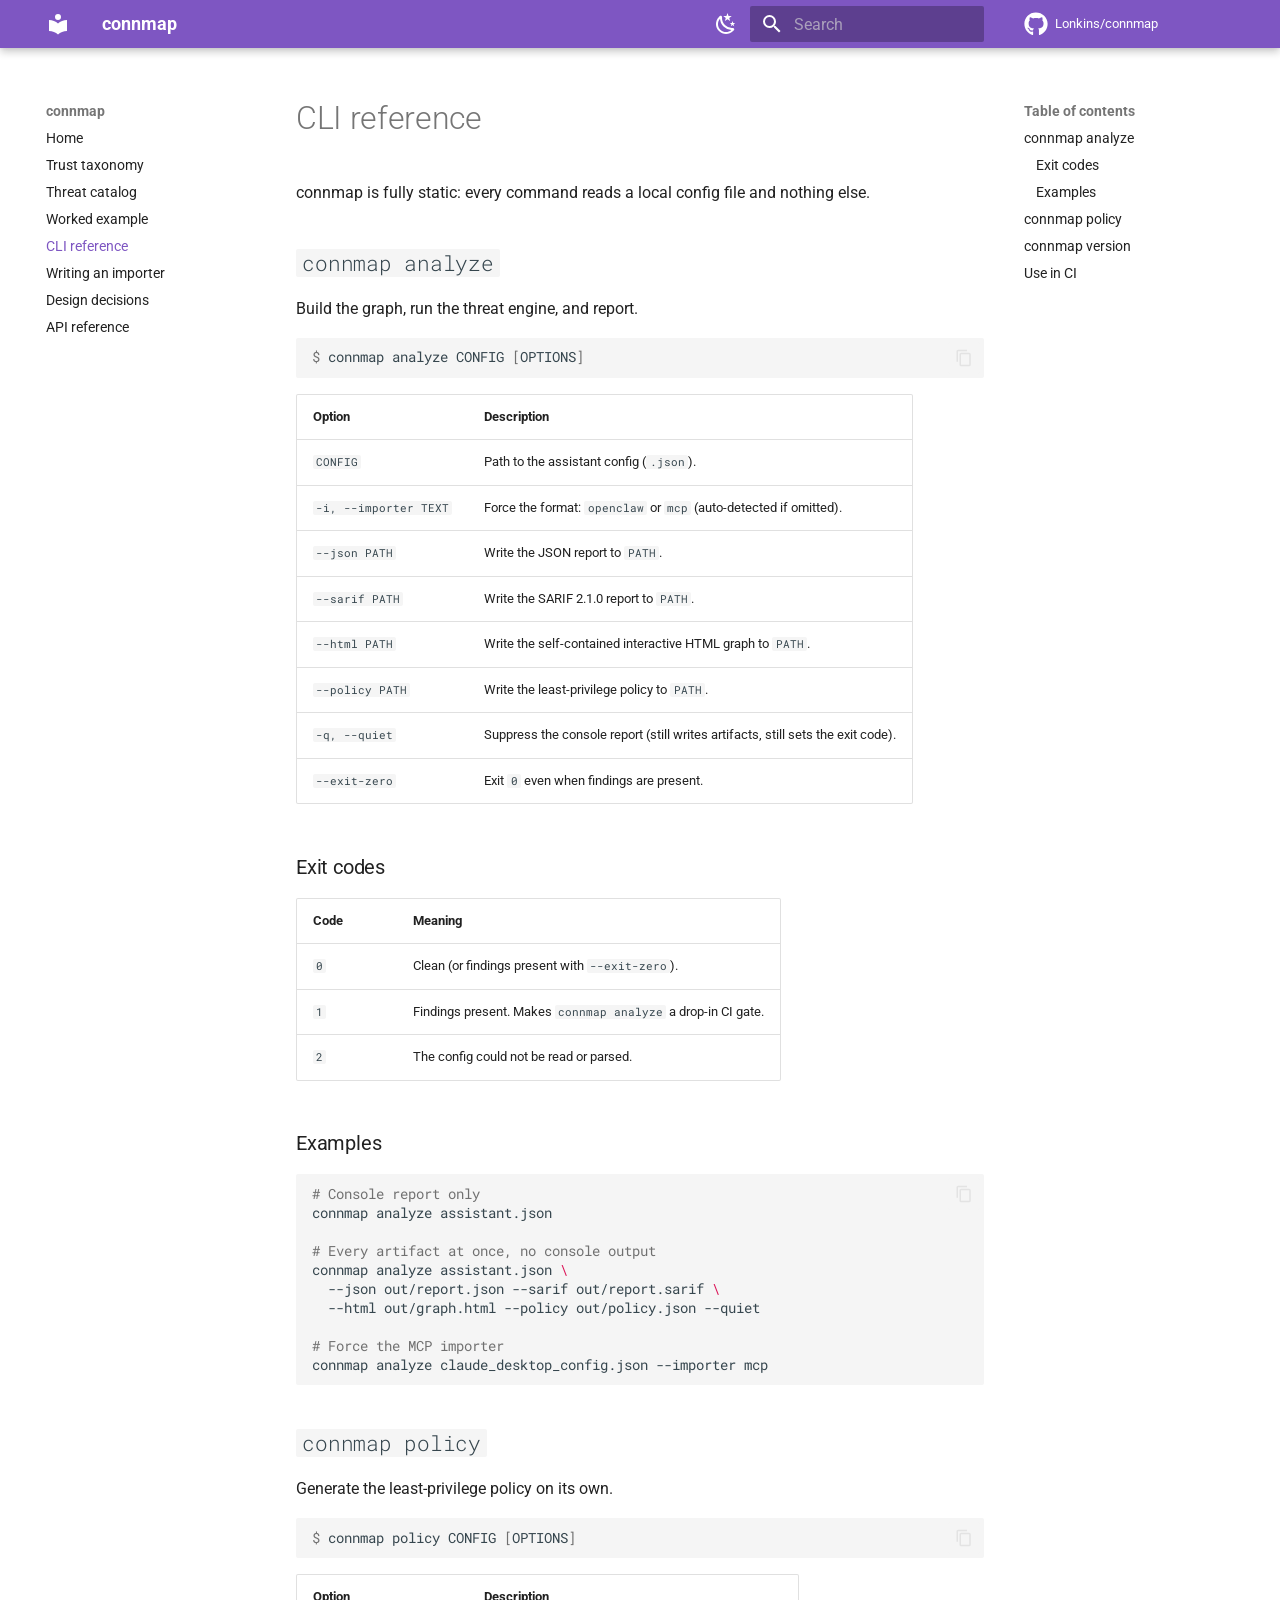
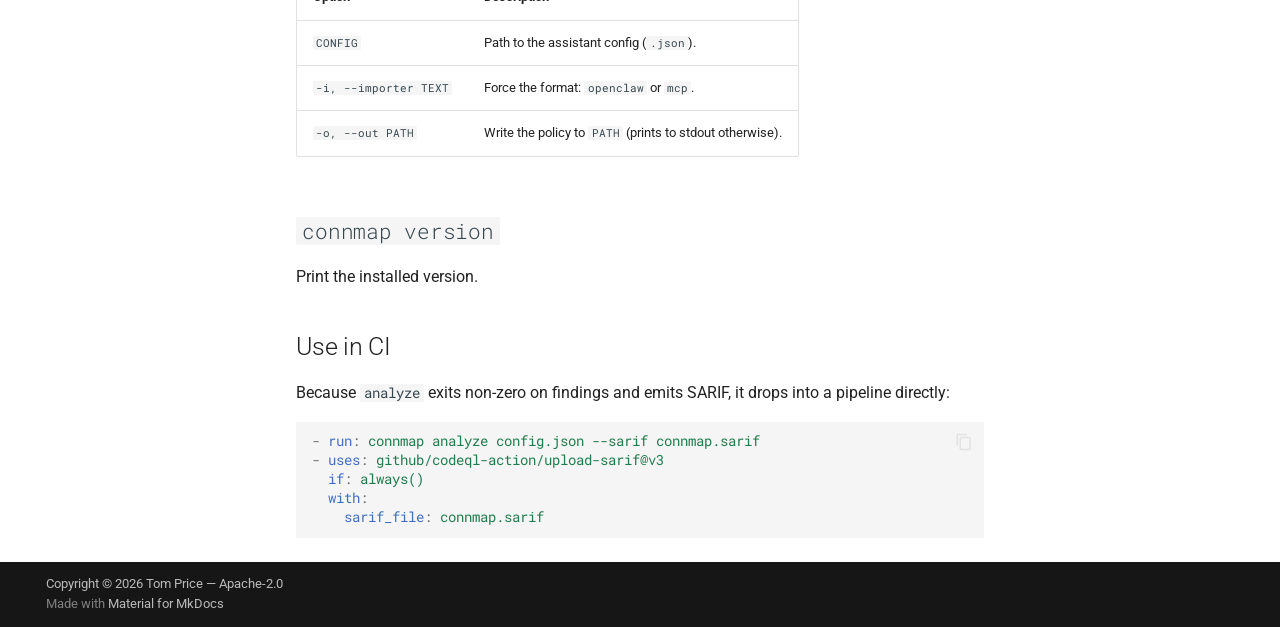
<file: cli/index.html>
<!doctype html>
<html lang="en" class="no-js">
  <head>
    
      <meta charset="utf-8">
      <meta name="viewport" content="width=device-width,initial-scale=1">
      
        <meta name="description" content="Data-flow threat mapping for local AI-assistant connectors">
      
      
      
        <link rel="canonical" href="https://lonkins.github.io/connmap/cli/">
      
      
        <link rel="prev" href="../example/">
      
      
        <link rel="next" href="../importers/">
      
      
        
      
      
      <link rel="icon" href="../assets/images/favicon.png">
      <meta name="generator" content="mkdocs-1.6.1, mkdocs-material-9.7.6">
    
    
      
        <title>CLI reference - connmap</title>
      
    
    
      <link rel="stylesheet" href="../assets/stylesheets/main.484c7ddc.min.css">
      
        
        <link rel="stylesheet" href="../assets/stylesheets/palette.ab4e12ef.min.css">
      
      


    
    
      
    
    
      
        
        
        <link rel="preconnect" href="https://fonts.gstatic.com" crossorigin>
        <link rel="stylesheet" href="https://fonts.googleapis.com/css?family=Roboto:300,300i,400,400i,700,700i%7CRoboto+Mono:400,400i,700,700i&display=fallback">
        <style>:root{--md-text-font:"Roboto";--md-code-font:"Roboto Mono"}</style>
      
    
    
      <link rel="stylesheet" href="../assets/_mkdocstrings.css">
    
    <script>__md_scope=new URL("..",location),__md_hash=e=>[...e].reduce(((e,_)=>(e<<5)-e+_.charCodeAt(0)),0),__md_get=(e,_=localStorage,t=__md_scope)=>JSON.parse(_.getItem(t.pathname+"."+e)),__md_set=(e,_,t=localStorage,a=__md_scope)=>{try{t.setItem(a.pathname+"."+e,JSON.stringify(_))}catch(e){}}</script>
    
      

    
    
  </head>
  
  
    
    
      
    
    
    
    
    <body dir="ltr" data-md-color-scheme="default" data-md-color-primary="deep-purple" data-md-color-accent="deep-purple">
  
    
    <input class="md-toggle" data-md-toggle="drawer" type="checkbox" id="__drawer" autocomplete="off">
    <input class="md-toggle" data-md-toggle="search" type="checkbox" id="__search" autocomplete="off">
    <label class="md-overlay" for="__drawer"></label>
    <div data-md-component="skip">
      
        
        <a href="#cli-reference" class="md-skip">
          Skip to content
        </a>
      
    </div>
    <div data-md-component="announce">
      
    </div>
    
    
      

  

<header class="md-header md-header--shadow" data-md-component="header">
  <nav class="md-header__inner md-grid" aria-label="Header">
    <a href=".." title="connmap" class="md-header__button md-logo" aria-label="connmap" data-md-component="logo">
      
  
  <svg xmlns="http://www.w3.org/2000/svg" viewBox="0 0 24 24"><path d="M12 8a3 3 0 0 0 3-3 3 3 0 0 0-3-3 3 3 0 0 0-3 3 3 3 0 0 0 3 3m0 3.54C9.64 9.35 6.5 8 3 8v11c3.5 0 6.64 1.35 9 3.54 2.36-2.19 5.5-3.54 9-3.54V8c-3.5 0-6.64 1.35-9 3.54"/></svg>

    </a>
    <label class="md-header__button md-icon" for="__drawer">
      
      <svg xmlns="http://www.w3.org/2000/svg" viewBox="0 0 24 24"><path d="M3 6h18v2H3zm0 5h18v2H3zm0 5h18v2H3z"/></svg>
    </label>
    <div class="md-header__title" data-md-component="header-title">
      <div class="md-header__ellipsis">
        <div class="md-header__topic">
          <span class="md-ellipsis">
            connmap
          </span>
        </div>
        <div class="md-header__topic" data-md-component="header-topic">
          <span class="md-ellipsis">
            
              CLI reference
            
          </span>
        </div>
      </div>
    </div>
    
      
        <form class="md-header__option" data-md-component="palette">
  
    
    
    
    <input class="md-option" data-md-color-media="(prefers-color-scheme: light)" data-md-color-scheme="default" data-md-color-primary="deep-purple" data-md-color-accent="deep-purple"  aria-label="Switch to dark mode"  type="radio" name="__palette" id="__palette_0">
    
      <label class="md-header__button md-icon" title="Switch to dark mode" for="__palette_1" hidden>
        <svg xmlns="http://www.w3.org/2000/svg" viewBox="0 0 24 24"><path d="m17.75 4.09-2.53 1.94.91 3.06-2.63-1.81-2.63 1.81.91-3.06-2.53-1.94L12.44 4l1.06-3 1.06 3zm3.5 6.91-1.64 1.25.59 1.98-1.7-1.17-1.7 1.17.59-1.98L15.75 11l2.06-.05L18.5 9l.69 1.95zm-2.28 4.95c.83-.08 1.72 1.1 1.19 1.85-.32.45-.66.87-1.08 1.27C15.17 23 8.84 23 4.94 19.07c-3.91-3.9-3.91-10.24 0-14.14.4-.4.82-.76 1.27-1.08.75-.53 1.93.36 1.85 1.19-.27 2.86.69 5.83 2.89 8.02a9.96 9.96 0 0 0 8.02 2.89m-1.64 2.02a12.08 12.08 0 0 1-7.8-3.47c-2.17-2.19-3.33-5-3.49-7.82-2.81 3.14-2.7 7.96.31 10.98 3.02 3.01 7.84 3.12 10.98.31"/></svg>
      </label>
    
  
    
    
    
    <input class="md-option" data-md-color-media="(prefers-color-scheme: dark)" data-md-color-scheme="slate" data-md-color-primary="deep-purple" data-md-color-accent="deep-purple"  aria-label="Switch to light mode"  type="radio" name="__palette" id="__palette_1">
    
      <label class="md-header__button md-icon" title="Switch to light mode" for="__palette_0" hidden>
        <svg xmlns="http://www.w3.org/2000/svg" viewBox="0 0 24 24"><path d="M12 7a5 5 0 0 1 5 5 5 5 0 0 1-5 5 5 5 0 0 1-5-5 5 5 0 0 1 5-5m0 2a3 3 0 0 0-3 3 3 3 0 0 0 3 3 3 3 0 0 0 3-3 3 3 0 0 0-3-3m0-7 2.39 3.42C13.65 5.15 12.84 5 12 5s-1.65.15-2.39.42zM3.34 7l4.16-.35A7.2 7.2 0 0 0 5.94 8.5c-.44.74-.69 1.5-.83 2.29zm.02 10 1.76-3.77a7.131 7.131 0 0 0 2.38 4.14zM20.65 7l-1.77 3.79a7.02 7.02 0 0 0-2.38-4.15zm-.01 10-4.14.36c.59-.51 1.12-1.14 1.54-1.86.42-.73.69-1.5.83-2.29zM12 22l-2.41-3.44c.74.27 1.55.44 2.41.44.82 0 1.63-.17 2.37-.44z"/></svg>
      </label>
    
  
</form>
      
    
    
      <script>var palette=__md_get("__palette");if(palette&&palette.color){if("(prefers-color-scheme)"===palette.color.media){var media=matchMedia("(prefers-color-scheme: light)"),input=document.querySelector(media.matches?"[data-md-color-media='(prefers-color-scheme: light)']":"[data-md-color-media='(prefers-color-scheme: dark)']");palette.color.media=input.getAttribute("data-md-color-media"),palette.color.scheme=input.getAttribute("data-md-color-scheme"),palette.color.primary=input.getAttribute("data-md-color-primary"),palette.color.accent=input.getAttribute("data-md-color-accent")}for(var[key,value]of Object.entries(palette.color))document.body.setAttribute("data-md-color-"+key,value)}</script>
    
    
    
      
      
        <label class="md-header__button md-icon" for="__search">
          
          <svg xmlns="http://www.w3.org/2000/svg" viewBox="0 0 24 24"><path d="M9.5 3A6.5 6.5 0 0 1 16 9.5c0 1.61-.59 3.09-1.56 4.23l.27.27h.79l5 5-1.5 1.5-5-5v-.79l-.27-.27A6.52 6.52 0 0 1 9.5 16 6.5 6.5 0 0 1 3 9.5 6.5 6.5 0 0 1 9.5 3m0 2C7 5 5 7 5 9.5S7 14 9.5 14 14 12 14 9.5 12 5 9.5 5"/></svg>
        </label>
        <div class="md-search" data-md-component="search" role="dialog">
  <label class="md-search__overlay" for="__search"></label>
  <div class="md-search__inner" role="search">
    <form class="md-search__form" name="search">
      <input type="text" class="md-search__input" name="query" aria-label="Search" placeholder="Search" autocapitalize="off" autocorrect="off" autocomplete="off" spellcheck="false" data-md-component="search-query" required>
      <label class="md-search__icon md-icon" for="__search">
        
        <svg xmlns="http://www.w3.org/2000/svg" viewBox="0 0 24 24"><path d="M9.5 3A6.5 6.5 0 0 1 16 9.5c0 1.61-.59 3.09-1.56 4.23l.27.27h.79l5 5-1.5 1.5-5-5v-.79l-.27-.27A6.52 6.52 0 0 1 9.5 16 6.5 6.5 0 0 1 3 9.5 6.5 6.5 0 0 1 9.5 3m0 2C7 5 5 7 5 9.5S7 14 9.5 14 14 12 14 9.5 12 5 9.5 5"/></svg>
        
        <svg xmlns="http://www.w3.org/2000/svg" viewBox="0 0 24 24"><path d="M20 11v2H8l5.5 5.5-1.42 1.42L4.16 12l7.92-7.92L13.5 5.5 8 11z"/></svg>
      </label>
      <nav class="md-search__options" aria-label="Search">
        
        <button type="reset" class="md-search__icon md-icon" title="Clear" aria-label="Clear" tabindex="-1">
          
          <svg xmlns="http://www.w3.org/2000/svg" viewBox="0 0 24 24"><path d="M19 6.41 17.59 5 12 10.59 6.41 5 5 6.41 10.59 12 5 17.59 6.41 19 12 13.41 17.59 19 19 17.59 13.41 12z"/></svg>
        </button>
      </nav>
      
    </form>
    <div class="md-search__output">
      <div class="md-search__scrollwrap" tabindex="0" data-md-scrollfix>
        <div class="md-search-result" data-md-component="search-result">
          <div class="md-search-result__meta">
            Initializing search
          </div>
          <ol class="md-search-result__list" role="presentation"></ol>
        </div>
      </div>
    </div>
  </div>
</div>
      
    
    
      <div class="md-header__source">
        <a href="https://github.com/Lonkins/connmap" title="Go to repository" class="md-source" data-md-component="source">
  <div class="md-source__icon md-icon">
    
    <svg xmlns="http://www.w3.org/2000/svg" viewBox="0 0 512 512"><!--! Font Awesome Free 7.1.0 by @fontawesome - https://fontawesome.com License - https://fontawesome.com/license/free (Icons: CC BY 4.0, Fonts: SIL OFL 1.1, Code: MIT License) Copyright 2025 Fonticons, Inc.--><path d="M173.9 397.4c0 2-2.3 3.6-5.2 3.6-3.3.3-5.6-1.3-5.6-3.6 0-2 2.3-3.6 5.2-3.6 3-.3 5.6 1.3 5.6 3.6m-31.1-4.5c-.7 2 1.3 4.3 4.3 4.9 2.6 1 5.6 0 6.2-2s-1.3-4.3-4.3-5.2c-2.6-.7-5.5.3-6.2 2.3m44.2-1.7c-2.9.7-4.9 2.6-4.6 4.9.3 2 2.9 3.3 5.9 2.6 2.9-.7 4.9-2.6 4.6-4.6-.3-1.9-3-3.2-5.9-2.9M252.8 8C114.1 8 8 113.3 8 252c0 110.9 69.8 205.8 169.5 239.2 12.8 2.3 17.3-5.6 17.3-12.1 0-6.2-.3-40.4-.3-61.4 0 0-70 15-84.7-29.8 0 0-11.4-29.1-27.8-36.6 0 0-22.9-15.7 1.6-15.4 0 0 24.9 2 38.6 25.8 21.9 38.6 58.6 27.5 72.9 20.9 2.3-16 8.8-27.1 16-33.7-55.9-6.2-112.3-14.3-112.3-110.5 0-27.5 7.6-41.3 23.6-58.9-2.6-6.5-11.1-33.3 2.6-67.9 20.9-6.5 69 27 69 27 20-5.6 41.5-8.5 62.8-8.5s42.8 2.9 62.8 8.5c0 0 48.1-33.6 69-27 13.7 34.7 5.2 61.4 2.6 67.9 16 17.7 25.8 31.5 25.8 58.9 0 96.5-58.9 104.2-114.8 110.5 9.2 7.9 17 22.9 17 46.4 0 33.7-.3 75.4-.3 83.6 0 6.5 4.6 14.4 17.3 12.1C436.2 457.8 504 362.9 504 252 504 113.3 391.5 8 252.8 8M105.2 352.9c-1.3 1-1 3.3.7 5.2 1.6 1.6 3.9 2.3 5.2 1 1.3-1 1-3.3-.7-5.2-1.6-1.6-3.9-2.3-5.2-1m-10.8-8.1c-.7 1.3.3 2.9 2.3 3.9 1.6 1 3.6.7 4.3-.7.7-1.3-.3-2.9-2.3-3.9-2-.6-3.6-.3-4.3.7m32.4 35.6c-1.6 1.3-1 4.3 1.3 6.2 2.3 2.3 5.2 2.6 6.5 1 1.3-1.3.7-4.3-1.3-6.2-2.2-2.3-5.2-2.6-6.5-1m-11.4-14.7c-1.6 1-1.6 3.6 0 5.9s4.3 3.3 5.6 2.3c1.6-1.3 1.6-3.9 0-6.2-1.4-2.3-4-3.3-5.6-2"/></svg>
  </div>
  <div class="md-source__repository">
    Lonkins/connmap
  </div>
</a>
      </div>
    
  </nav>
  
</header>
    
    <div class="md-container" data-md-component="container">
      
      
        
          
        
      
      <main class="md-main" data-md-component="main">
        <div class="md-main__inner md-grid">
          
            
              
              <div class="md-sidebar md-sidebar--primary" data-md-component="sidebar" data-md-type="navigation" >
                <div class="md-sidebar__scrollwrap">
                  <div class="md-sidebar__inner">
                    



<nav class="md-nav md-nav--primary" aria-label="Navigation" data-md-level="0">
  <label class="md-nav__title" for="__drawer">
    <a href=".." title="connmap" class="md-nav__button md-logo" aria-label="connmap" data-md-component="logo">
      
  
  <svg xmlns="http://www.w3.org/2000/svg" viewBox="0 0 24 24"><path d="M12 8a3 3 0 0 0 3-3 3 3 0 0 0-3-3 3 3 0 0 0-3 3 3 3 0 0 0 3 3m0 3.54C9.64 9.35 6.5 8 3 8v11c3.5 0 6.64 1.35 9 3.54 2.36-2.19 5.5-3.54 9-3.54V8c-3.5 0-6.64 1.35-9 3.54"/></svg>

    </a>
    connmap
  </label>
  
    <div class="md-nav__source">
      <a href="https://github.com/Lonkins/connmap" title="Go to repository" class="md-source" data-md-component="source">
  <div class="md-source__icon md-icon">
    
    <svg xmlns="http://www.w3.org/2000/svg" viewBox="0 0 512 512"><!--! Font Awesome Free 7.1.0 by @fontawesome - https://fontawesome.com License - https://fontawesome.com/license/free (Icons: CC BY 4.0, Fonts: SIL OFL 1.1, Code: MIT License) Copyright 2025 Fonticons, Inc.--><path d="M173.9 397.4c0 2-2.3 3.6-5.2 3.6-3.3.3-5.6-1.3-5.6-3.6 0-2 2.3-3.6 5.2-3.6 3-.3 5.6 1.3 5.6 3.6m-31.1-4.5c-.7 2 1.3 4.3 4.3 4.9 2.6 1 5.6 0 6.2-2s-1.3-4.3-4.3-5.2c-2.6-.7-5.5.3-6.2 2.3m44.2-1.7c-2.9.7-4.9 2.6-4.6 4.9.3 2 2.9 3.3 5.9 2.6 2.9-.7 4.9-2.6 4.6-4.6-.3-1.9-3-3.2-5.9-2.9M252.8 8C114.1 8 8 113.3 8 252c0 110.9 69.8 205.8 169.5 239.2 12.8 2.3 17.3-5.6 17.3-12.1 0-6.2-.3-40.4-.3-61.4 0 0-70 15-84.7-29.8 0 0-11.4-29.1-27.8-36.6 0 0-22.9-15.7 1.6-15.4 0 0 24.9 2 38.6 25.8 21.9 38.6 58.6 27.5 72.9 20.9 2.3-16 8.8-27.1 16-33.7-55.9-6.2-112.3-14.3-112.3-110.5 0-27.5 7.6-41.3 23.6-58.9-2.6-6.5-11.1-33.3 2.6-67.9 20.9-6.5 69 27 69 27 20-5.6 41.5-8.5 62.8-8.5s42.8 2.9 62.8 8.5c0 0 48.1-33.6 69-27 13.7 34.7 5.2 61.4 2.6 67.9 16 17.7 25.8 31.5 25.8 58.9 0 96.5-58.9 104.2-114.8 110.5 9.2 7.9 17 22.9 17 46.4 0 33.7-.3 75.4-.3 83.6 0 6.5 4.6 14.4 17.3 12.1C436.2 457.8 504 362.9 504 252 504 113.3 391.5 8 252.8 8M105.2 352.9c-1.3 1-1 3.3.7 5.2 1.6 1.6 3.9 2.3 5.2 1 1.3-1 1-3.3-.7-5.2-1.6-1.6-3.9-2.3-5.2-1m-10.8-8.1c-.7 1.3.3 2.9 2.3 3.9 1.6 1 3.6.7 4.3-.7.7-1.3-.3-2.9-2.3-3.9-2-.6-3.6-.3-4.3.7m32.4 35.6c-1.6 1.3-1 4.3 1.3 6.2 2.3 2.3 5.2 2.6 6.5 1 1.3-1.3.7-4.3-1.3-6.2-2.2-2.3-5.2-2.6-6.5-1m-11.4-14.7c-1.6 1-1.6 3.6 0 5.9s4.3 3.3 5.6 2.3c1.6-1.3 1.6-3.9 0-6.2-1.4-2.3-4-3.3-5.6-2"/></svg>
  </div>
  <div class="md-source__repository">
    Lonkins/connmap
  </div>
</a>
    </div>
  
  <ul class="md-nav__list" data-md-scrollfix>
    
      
      
  
  
  
  
    <li class="md-nav__item">
      <a href=".." class="md-nav__link">
        
  
  
  <span class="md-ellipsis">
    
  
    Home
  

    
  </span>
  
  

      </a>
    </li>
  

    
      
      
  
  
  
  
    <li class="md-nav__item">
      <a href="../trust-taxonomy/" class="md-nav__link">
        
  
  
  <span class="md-ellipsis">
    
  
    Trust taxonomy
  

    
  </span>
  
  

      </a>
    </li>
  

    
      
      
  
  
  
  
    <li class="md-nav__item">
      <a href="../threat-catalog/" class="md-nav__link">
        
  
  
  <span class="md-ellipsis">
    
  
    Threat catalog
  

    
  </span>
  
  

      </a>
    </li>
  

    
      
      
  
  
  
  
    <li class="md-nav__item">
      <a href="../example/" class="md-nav__link">
        
  
  
  <span class="md-ellipsis">
    
  
    Worked example
  

    
  </span>
  
  

      </a>
    </li>
  

    
      
      
  
  
    
  
  
  
    <li class="md-nav__item md-nav__item--active">
      
      <input class="md-nav__toggle md-toggle" type="checkbox" id="__toc">
      
      
        
      
      
        <label class="md-nav__link md-nav__link--active" for="__toc">
          
  
  
  <span class="md-ellipsis">
    
  
    CLI reference
  

    
  </span>
  
  

          <span class="md-nav__icon md-icon"></span>
        </label>
      
      <a href="./" class="md-nav__link md-nav__link--active">
        
  
  
  <span class="md-ellipsis">
    
  
    CLI reference
  

    
  </span>
  
  

      </a>
      
        

<nav class="md-nav md-nav--secondary" aria-label="Table of contents">
  
  
  
    
  
  
    <label class="md-nav__title" for="__toc">
      <span class="md-nav__icon md-icon"></span>
      Table of contents
    </label>
    <ul class="md-nav__list" data-md-component="toc" data-md-scrollfix>
      
        <li class="md-nav__item">
  <a href="#connmap-analyze" class="md-nav__link">
    <span class="md-ellipsis">
      
        connmap analyze
      
    </span>
  </a>
  
    <nav class="md-nav" aria-label="connmap analyze">
      <ul class="md-nav__list">
        
          <li class="md-nav__item">
  <a href="#exit-codes" class="md-nav__link">
    <span class="md-ellipsis">
      
        Exit codes
      
    </span>
  </a>
  
</li>
        
          <li class="md-nav__item">
  <a href="#examples" class="md-nav__link">
    <span class="md-ellipsis">
      
        Examples
      
    </span>
  </a>
  
</li>
        
      </ul>
    </nav>
  
</li>
      
        <li class="md-nav__item">
  <a href="#connmap-policy" class="md-nav__link">
    <span class="md-ellipsis">
      
        connmap policy
      
    </span>
  </a>
  
</li>
      
        <li class="md-nav__item">
  <a href="#connmap-version" class="md-nav__link">
    <span class="md-ellipsis">
      
        connmap version
      
    </span>
  </a>
  
</li>
      
        <li class="md-nav__item">
  <a href="#use-in-ci" class="md-nav__link">
    <span class="md-ellipsis">
      
        Use in CI
      
    </span>
  </a>
  
</li>
      
    </ul>
  
</nav>
      
    </li>
  

    
      
      
  
  
  
  
    <li class="md-nav__item">
      <a href="../importers/" class="md-nav__link">
        
  
  
  <span class="md-ellipsis">
    
  
    Writing an importer
  

    
  </span>
  
  

      </a>
    </li>
  

    
      
      
  
  
  
  
    <li class="md-nav__item">
      <a href="../decisions/" class="md-nav__link">
        
  
  
  <span class="md-ellipsis">
    
  
    Design decisions
  

    
  </span>
  
  

      </a>
    </li>
  

    
      
      
  
  
  
  
    <li class="md-nav__item">
      <a href="../api/" class="md-nav__link">
        
  
  
  <span class="md-ellipsis">
    
  
    API reference
  

    
  </span>
  
  

      </a>
    </li>
  

    
  </ul>
</nav>
                  </div>
                </div>
              </div>
            
            
              
              <div class="md-sidebar md-sidebar--secondary" data-md-component="sidebar" data-md-type="toc" >
                <div class="md-sidebar__scrollwrap">
                  <div class="md-sidebar__inner">
                    

<nav class="md-nav md-nav--secondary" aria-label="Table of contents">
  
  
  
    
  
  
    <label class="md-nav__title" for="__toc">
      <span class="md-nav__icon md-icon"></span>
      Table of contents
    </label>
    <ul class="md-nav__list" data-md-component="toc" data-md-scrollfix>
      
        <li class="md-nav__item">
  <a href="#connmap-analyze" class="md-nav__link">
    <span class="md-ellipsis">
      
        connmap analyze
      
    </span>
  </a>
  
    <nav class="md-nav" aria-label="connmap analyze">
      <ul class="md-nav__list">
        
          <li class="md-nav__item">
  <a href="#exit-codes" class="md-nav__link">
    <span class="md-ellipsis">
      
        Exit codes
      
    </span>
  </a>
  
</li>
        
          <li class="md-nav__item">
  <a href="#examples" class="md-nav__link">
    <span class="md-ellipsis">
      
        Examples
      
    </span>
  </a>
  
</li>
        
      </ul>
    </nav>
  
</li>
      
        <li class="md-nav__item">
  <a href="#connmap-policy" class="md-nav__link">
    <span class="md-ellipsis">
      
        connmap policy
      
    </span>
  </a>
  
</li>
      
        <li class="md-nav__item">
  <a href="#connmap-version" class="md-nav__link">
    <span class="md-ellipsis">
      
        connmap version
      
    </span>
  </a>
  
</li>
      
        <li class="md-nav__item">
  <a href="#use-in-ci" class="md-nav__link">
    <span class="md-ellipsis">
      
        Use in CI
      
    </span>
  </a>
  
</li>
      
    </ul>
  
</nav>
                  </div>
                </div>
              </div>
            
          
          
            <div class="md-content" data-md-component="content">
              
              <article class="md-content__inner md-typeset">
                
                  


  
  


<h1 id="cli-reference">CLI reference<a class="headerlink" href="#cli-reference" title="Permanent link">&para;</a></h1>
<p>connmap is fully static: every command reads a local config file and nothing
else.</p>
<h2 id="connmap-analyze"><code>connmap analyze</code><a class="headerlink" href="#connmap-analyze" title="Permanent link">&para;</a></h2>
<p>Build the graph, run the threat engine, and report.</p>
<div class="highlight"><pre><span></span><code><a id="__codelineno-0-1" name="__codelineno-0-1" href="#__codelineno-0-1"></a><span class="gp">$ </span>connmap<span class="w"> </span>analyze<span class="w"> </span>CONFIG<span class="w"> </span><span class="o">[</span>OPTIONS<span class="o">]</span>
</code></pre></div>
<table>
<thead>
<tr>
<th>Option</th>
<th>Description</th>
</tr>
</thead>
<tbody>
<tr>
<td><code>CONFIG</code></td>
<td>Path to the assistant config (<code>.json</code>).</td>
</tr>
<tr>
<td><code>-i, --importer TEXT</code></td>
<td>Force the format: <code>openclaw</code> or <code>mcp</code> (auto-detected if omitted).</td>
</tr>
<tr>
<td><code>--json PATH</code></td>
<td>Write the JSON report to <code>PATH</code>.</td>
</tr>
<tr>
<td><code>--sarif PATH</code></td>
<td>Write the SARIF 2.1.0 report to <code>PATH</code>.</td>
</tr>
<tr>
<td><code>--html PATH</code></td>
<td>Write the self-contained interactive HTML graph to <code>PATH</code>.</td>
</tr>
<tr>
<td><code>--policy PATH</code></td>
<td>Write the least-privilege policy to <code>PATH</code>.</td>
</tr>
<tr>
<td><code>-q, --quiet</code></td>
<td>Suppress the console report (still writes artifacts, still sets the exit code).</td>
</tr>
<tr>
<td><code>--exit-zero</code></td>
<td>Exit <code>0</code> even when findings are present.</td>
</tr>
</tbody>
</table>
<h3 id="exit-codes">Exit codes<a class="headerlink" href="#exit-codes" title="Permanent link">&para;</a></h3>
<table>
<thead>
<tr>
<th>Code</th>
<th>Meaning</th>
</tr>
</thead>
<tbody>
<tr>
<td><code>0</code></td>
<td>Clean (or findings present with <code>--exit-zero</code>).</td>
</tr>
<tr>
<td><code>1</code></td>
<td>Findings present. Makes <code>connmap analyze</code> a drop-in CI gate.</td>
</tr>
<tr>
<td><code>2</code></td>
<td>The config could not be read or parsed.</td>
</tr>
</tbody>
</table>
<h3 id="examples">Examples<a class="headerlink" href="#examples" title="Permanent link">&para;</a></h3>
<div class="highlight"><pre><span></span><code><a id="__codelineno-1-1" name="__codelineno-1-1" href="#__codelineno-1-1"></a><span class="c1"># Console report only</span>
<a id="__codelineno-1-2" name="__codelineno-1-2" href="#__codelineno-1-2"></a>connmap<span class="w"> </span>analyze<span class="w"> </span>assistant.json
<a id="__codelineno-1-3" name="__codelineno-1-3" href="#__codelineno-1-3"></a>
<a id="__codelineno-1-4" name="__codelineno-1-4" href="#__codelineno-1-4"></a><span class="c1"># Every artifact at once, no console output</span>
<a id="__codelineno-1-5" name="__codelineno-1-5" href="#__codelineno-1-5"></a>connmap<span class="w"> </span>analyze<span class="w"> </span>assistant.json<span class="w"> </span><span class="se">\</span>
<a id="__codelineno-1-6" name="__codelineno-1-6" href="#__codelineno-1-6"></a><span class="w">  </span>--json<span class="w"> </span>out/report.json<span class="w"> </span>--sarif<span class="w"> </span>out/report.sarif<span class="w"> </span><span class="se">\</span>
<a id="__codelineno-1-7" name="__codelineno-1-7" href="#__codelineno-1-7"></a><span class="w">  </span>--html<span class="w"> </span>out/graph.html<span class="w"> </span>--policy<span class="w"> </span>out/policy.json<span class="w"> </span>--quiet
<a id="__codelineno-1-8" name="__codelineno-1-8" href="#__codelineno-1-8"></a>
<a id="__codelineno-1-9" name="__codelineno-1-9" href="#__codelineno-1-9"></a><span class="c1"># Force the MCP importer</span>
<a id="__codelineno-1-10" name="__codelineno-1-10" href="#__codelineno-1-10"></a>connmap<span class="w"> </span>analyze<span class="w"> </span>claude_desktop_config.json<span class="w"> </span>--importer<span class="w"> </span>mcp
</code></pre></div>
<h2 id="connmap-policy"><code>connmap policy</code><a class="headerlink" href="#connmap-policy" title="Permanent link">&para;</a></h2>
<p>Generate the least-privilege policy on its own.</p>
<div class="highlight"><pre><span></span><code><a id="__codelineno-2-1" name="__codelineno-2-1" href="#__codelineno-2-1"></a><span class="gp">$ </span>connmap<span class="w"> </span>policy<span class="w"> </span>CONFIG<span class="w"> </span><span class="o">[</span>OPTIONS<span class="o">]</span>
</code></pre></div>
<table>
<thead>
<tr>
<th>Option</th>
<th>Description</th>
</tr>
</thead>
<tbody>
<tr>
<td><code>CONFIG</code></td>
<td>Path to the assistant config (<code>.json</code>).</td>
</tr>
<tr>
<td><code>-i, --importer TEXT</code></td>
<td>Force the format: <code>openclaw</code> or <code>mcp</code>.</td>
</tr>
<tr>
<td><code>-o, --out PATH</code></td>
<td>Write the policy to <code>PATH</code> (prints to stdout otherwise).</td>
</tr>
</tbody>
</table>
<h2 id="connmap-version"><code>connmap version</code><a class="headerlink" href="#connmap-version" title="Permanent link">&para;</a></h2>
<p>Print the installed version.</p>
<h2 id="use-in-ci">Use in CI<a class="headerlink" href="#use-in-ci" title="Permanent link">&para;</a></h2>
<p>Because <code>analyze</code> exits non-zero on findings and emits SARIF, it drops into a
pipeline directly:</p>
<div class="highlight"><pre><span></span><code><a id="__codelineno-3-1" name="__codelineno-3-1" href="#__codelineno-3-1"></a><span class="p p-Indicator">-</span><span class="w"> </span><span class="nt">run</span><span class="p">:</span><span class="w"> </span><span class="l l-Scalar l-Scalar-Plain">connmap analyze config.json --sarif connmap.sarif</span>
<a id="__codelineno-3-2" name="__codelineno-3-2" href="#__codelineno-3-2"></a><span class="p p-Indicator">-</span><span class="w"> </span><span class="nt">uses</span><span class="p">:</span><span class="w"> </span><span class="l l-Scalar l-Scalar-Plain">github/codeql-action/upload-sarif@v3</span>
<a id="__codelineno-3-3" name="__codelineno-3-3" href="#__codelineno-3-3"></a><span class="w">  </span><span class="nt">if</span><span class="p">:</span><span class="w"> </span><span class="l l-Scalar l-Scalar-Plain">always()</span>
<a id="__codelineno-3-4" name="__codelineno-3-4" href="#__codelineno-3-4"></a><span class="w">  </span><span class="nt">with</span><span class="p">:</span>
<a id="__codelineno-3-5" name="__codelineno-3-5" href="#__codelineno-3-5"></a><span class="w">    </span><span class="nt">sarif_file</span><span class="p">:</span><span class="w"> </span><span class="l l-Scalar l-Scalar-Plain">connmap.sarif</span>
</code></pre></div>












                
              </article>
            </div>
          
          
<script>var target=document.getElementById(location.hash.slice(1));target&&target.name&&(target.checked=target.name.startsWith("__tabbed_"))</script>
        </div>
        
          <button type="button" class="md-top md-icon" data-md-component="top" hidden>
  
  <svg xmlns="http://www.w3.org/2000/svg" viewBox="0 0 24 24"><path d="M13 20h-2V8l-5.5 5.5-1.42-1.42L12 4.16l7.92 7.92-1.42 1.42L13 8z"/></svg>
  Back to top
</button>
        
      </main>
      
        <footer class="md-footer">
  
  <div class="md-footer-meta md-typeset">
    <div class="md-footer-meta__inner md-grid">
      <div class="md-copyright">
  
    <div class="md-copyright__highlight">
      Copyright &copy; 2026 Tom Price — Apache-2.0
    </div>
  
  
    Made with
    <a href="https://squidfunk.github.io/mkdocs-material/" target="_blank" rel="noopener">
      Material for MkDocs
    </a>
  
</div>
      
    </div>
  </div>
</footer>
      
    </div>
    <div class="md-dialog" data-md-component="dialog">
      <div class="md-dialog__inner md-typeset"></div>
    </div>
    
    
    
      
      
      <script id="__config" type="application/json">{"annotate": null, "base": "..", "features": ["navigation.sections", "navigation.top", "navigation.tracking", "content.code.copy", "toc.follow"], "search": "../assets/javascripts/workers/search.2c215733.min.js", "tags": null, "translations": {"clipboard.copied": "Copied to clipboard", "clipboard.copy": "Copy to clipboard", "search.result.more.one": "1 more on this page", "search.result.more.other": "# more on this page", "search.result.none": "No matching documents", "search.result.one": "1 matching document", "search.result.other": "# matching documents", "search.result.placeholder": "Type to start searching", "search.result.term.missing": "Missing", "select.version": "Select version"}, "version": null}</script>
    
    
      <script src="../assets/javascripts/bundle.79ae519e.min.js"></script>
      
    
  </body>
</html>
</file>
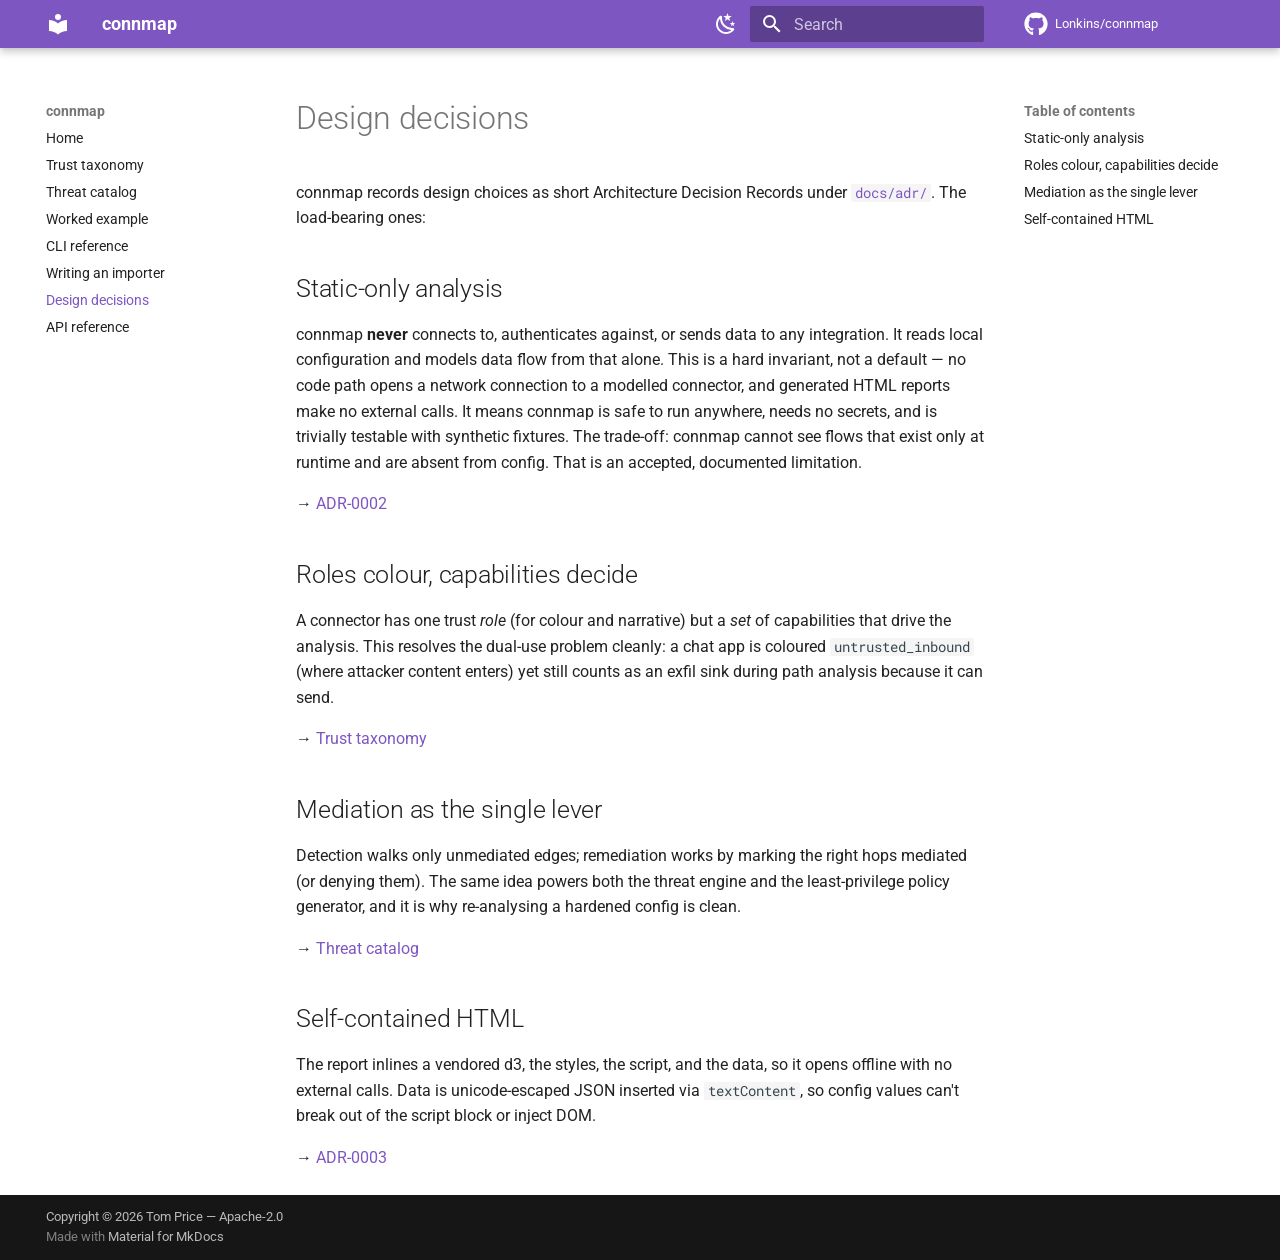
<file: decisions/index.html>
<!doctype html>
<html lang="en" class="no-js">
  <head>
    
      <meta charset="utf-8">
      <meta name="viewport" content="width=device-width,initial-scale=1">
      
        <meta name="description" content="Data-flow threat mapping for local AI-assistant connectors">
      
      
      
        <link rel="canonical" href="https://lonkins.github.io/connmap/decisions/">
      
      
        <link rel="prev" href="../importers/">
      
      
        <link rel="next" href="../api/">
      
      
        
      
      
      <link rel="icon" href="../assets/images/favicon.png">
      <meta name="generator" content="mkdocs-1.6.1, mkdocs-material-9.7.6">
    
    
      
        <title>Design decisions - connmap</title>
      
    
    
      <link rel="stylesheet" href="../assets/stylesheets/main.484c7ddc.min.css">
      
        
        <link rel="stylesheet" href="../assets/stylesheets/palette.ab4e12ef.min.css">
      
      


    
    
      
    
    
      
        
        
        <link rel="preconnect" href="https://fonts.gstatic.com" crossorigin>
        <link rel="stylesheet" href="https://fonts.googleapis.com/css?family=Roboto:300,300i,400,400i,700,700i%7CRoboto+Mono:400,400i,700,700i&display=fallback">
        <style>:root{--md-text-font:"Roboto";--md-code-font:"Roboto Mono"}</style>
      
    
    
      <link rel="stylesheet" href="../assets/_mkdocstrings.css">
    
    <script>__md_scope=new URL("..",location),__md_hash=e=>[...e].reduce(((e,_)=>(e<<5)-e+_.charCodeAt(0)),0),__md_get=(e,_=localStorage,t=__md_scope)=>JSON.parse(_.getItem(t.pathname+"."+e)),__md_set=(e,_,t=localStorage,a=__md_scope)=>{try{t.setItem(a.pathname+"."+e,JSON.stringify(_))}catch(e){}}</script>
    
      

    
    
  </head>
  
  
    
    
      
    
    
    
    
    <body dir="ltr" data-md-color-scheme="default" data-md-color-primary="deep-purple" data-md-color-accent="deep-purple">
  
    
    <input class="md-toggle" data-md-toggle="drawer" type="checkbox" id="__drawer" autocomplete="off">
    <input class="md-toggle" data-md-toggle="search" type="checkbox" id="__search" autocomplete="off">
    <label class="md-overlay" for="__drawer"></label>
    <div data-md-component="skip">
      
        
        <a href="#design-decisions" class="md-skip">
          Skip to content
        </a>
      
    </div>
    <div data-md-component="announce">
      
    </div>
    
    
      

  

<header class="md-header md-header--shadow" data-md-component="header">
  <nav class="md-header__inner md-grid" aria-label="Header">
    <a href=".." title="connmap" class="md-header__button md-logo" aria-label="connmap" data-md-component="logo">
      
  
  <svg xmlns="http://www.w3.org/2000/svg" viewBox="0 0 24 24"><path d="M12 8a3 3 0 0 0 3-3 3 3 0 0 0-3-3 3 3 0 0 0-3 3 3 3 0 0 0 3 3m0 3.54C9.64 9.35 6.5 8 3 8v11c3.5 0 6.64 1.35 9 3.54 2.36-2.19 5.5-3.54 9-3.54V8c-3.5 0-6.64 1.35-9 3.54"/></svg>

    </a>
    <label class="md-header__button md-icon" for="__drawer">
      
      <svg xmlns="http://www.w3.org/2000/svg" viewBox="0 0 24 24"><path d="M3 6h18v2H3zm0 5h18v2H3zm0 5h18v2H3z"/></svg>
    </label>
    <div class="md-header__title" data-md-component="header-title">
      <div class="md-header__ellipsis">
        <div class="md-header__topic">
          <span class="md-ellipsis">
            connmap
          </span>
        </div>
        <div class="md-header__topic" data-md-component="header-topic">
          <span class="md-ellipsis">
            
              Design decisions
            
          </span>
        </div>
      </div>
    </div>
    
      
        <form class="md-header__option" data-md-component="palette">
  
    
    
    
    <input class="md-option" data-md-color-media="(prefers-color-scheme: light)" data-md-color-scheme="default" data-md-color-primary="deep-purple" data-md-color-accent="deep-purple"  aria-label="Switch to dark mode"  type="radio" name="__palette" id="__palette_0">
    
      <label class="md-header__button md-icon" title="Switch to dark mode" for="__palette_1" hidden>
        <svg xmlns="http://www.w3.org/2000/svg" viewBox="0 0 24 24"><path d="m17.75 4.09-2.53 1.94.91 3.06-2.63-1.81-2.63 1.81.91-3.06-2.53-1.94L12.44 4l1.06-3 1.06 3zm3.5 6.91-1.64 1.25.59 1.98-1.7-1.17-1.7 1.17.59-1.98L15.75 11l2.06-.05L18.5 9l.69 1.95zm-2.28 4.95c.83-.08 1.72 1.1 1.19 1.85-.32.45-.66.87-1.08 1.27C15.17 23 8.84 23 4.94 19.07c-3.91-3.9-3.91-10.24 0-14.14.4-.4.82-.76 1.27-1.08.75-.53 1.93.36 1.85 1.19-.27 2.86.69 5.83 2.89 8.02a9.96 9.96 0 0 0 8.02 2.89m-1.64 2.02a12.08 12.08 0 0 1-7.8-3.47c-2.17-2.19-3.33-5-3.49-7.82-2.81 3.14-2.7 7.96.31 10.98 3.02 3.01 7.84 3.12 10.98.31"/></svg>
      </label>
    
  
    
    
    
    <input class="md-option" data-md-color-media="(prefers-color-scheme: dark)" data-md-color-scheme="slate" data-md-color-primary="deep-purple" data-md-color-accent="deep-purple"  aria-label="Switch to light mode"  type="radio" name="__palette" id="__palette_1">
    
      <label class="md-header__button md-icon" title="Switch to light mode" for="__palette_0" hidden>
        <svg xmlns="http://www.w3.org/2000/svg" viewBox="0 0 24 24"><path d="M12 7a5 5 0 0 1 5 5 5 5 0 0 1-5 5 5 5 0 0 1-5-5 5 5 0 0 1 5-5m0 2a3 3 0 0 0-3 3 3 3 0 0 0 3 3 3 3 0 0 0 3-3 3 3 0 0 0-3-3m0-7 2.39 3.42C13.65 5.15 12.84 5 12 5s-1.65.15-2.39.42zM3.34 7l4.16-.35A7.2 7.2 0 0 0 5.94 8.5c-.44.74-.69 1.5-.83 2.29zm.02 10 1.76-3.77a7.131 7.131 0 0 0 2.38 4.14zM20.65 7l-1.77 3.79a7.02 7.02 0 0 0-2.38-4.15zm-.01 10-4.14.36c.59-.51 1.12-1.14 1.54-1.86.42-.73.69-1.5.83-2.29zM12 22l-2.41-3.44c.74.27 1.55.44 2.41.44.82 0 1.63-.17 2.37-.44z"/></svg>
      </label>
    
  
</form>
      
    
    
      <script>var palette=__md_get("__palette");if(palette&&palette.color){if("(prefers-color-scheme)"===palette.color.media){var media=matchMedia("(prefers-color-scheme: light)"),input=document.querySelector(media.matches?"[data-md-color-media='(prefers-color-scheme: light)']":"[data-md-color-media='(prefers-color-scheme: dark)']");palette.color.media=input.getAttribute("data-md-color-media"),palette.color.scheme=input.getAttribute("data-md-color-scheme"),palette.color.primary=input.getAttribute("data-md-color-primary"),palette.color.accent=input.getAttribute("data-md-color-accent")}for(var[key,value]of Object.entries(palette.color))document.body.setAttribute("data-md-color-"+key,value)}</script>
    
    
    
      
      
        <label class="md-header__button md-icon" for="__search">
          
          <svg xmlns="http://www.w3.org/2000/svg" viewBox="0 0 24 24"><path d="M9.5 3A6.5 6.5 0 0 1 16 9.5c0 1.61-.59 3.09-1.56 4.23l.27.27h.79l5 5-1.5 1.5-5-5v-.79l-.27-.27A6.52 6.52 0 0 1 9.5 16 6.5 6.5 0 0 1 3 9.5 6.5 6.5 0 0 1 9.5 3m0 2C7 5 5 7 5 9.5S7 14 9.5 14 14 12 14 9.5 12 5 9.5 5"/></svg>
        </label>
        <div class="md-search" data-md-component="search" role="dialog">
  <label class="md-search__overlay" for="__search"></label>
  <div class="md-search__inner" role="search">
    <form class="md-search__form" name="search">
      <input type="text" class="md-search__input" name="query" aria-label="Search" placeholder="Search" autocapitalize="off" autocorrect="off" autocomplete="off" spellcheck="false" data-md-component="search-query" required>
      <label class="md-search__icon md-icon" for="__search">
        
        <svg xmlns="http://www.w3.org/2000/svg" viewBox="0 0 24 24"><path d="M9.5 3A6.5 6.5 0 0 1 16 9.5c0 1.61-.59 3.09-1.56 4.23l.27.27h.79l5 5-1.5 1.5-5-5v-.79l-.27-.27A6.52 6.52 0 0 1 9.5 16 6.5 6.5 0 0 1 3 9.5 6.5 6.5 0 0 1 9.5 3m0 2C7 5 5 7 5 9.5S7 14 9.5 14 14 12 14 9.5 12 5 9.5 5"/></svg>
        
        <svg xmlns="http://www.w3.org/2000/svg" viewBox="0 0 24 24"><path d="M20 11v2H8l5.5 5.5-1.42 1.42L4.16 12l7.92-7.92L13.5 5.5 8 11z"/></svg>
      </label>
      <nav class="md-search__options" aria-label="Search">
        
        <button type="reset" class="md-search__icon md-icon" title="Clear" aria-label="Clear" tabindex="-1">
          
          <svg xmlns="http://www.w3.org/2000/svg" viewBox="0 0 24 24"><path d="M19 6.41 17.59 5 12 10.59 6.41 5 5 6.41 10.59 12 5 17.59 6.41 19 12 13.41 17.59 19 19 17.59 13.41 12z"/></svg>
        </button>
      </nav>
      
    </form>
    <div class="md-search__output">
      <div class="md-search__scrollwrap" tabindex="0" data-md-scrollfix>
        <div class="md-search-result" data-md-component="search-result">
          <div class="md-search-result__meta">
            Initializing search
          </div>
          <ol class="md-search-result__list" role="presentation"></ol>
        </div>
      </div>
    </div>
  </div>
</div>
      
    
    
      <div class="md-header__source">
        <a href="https://github.com/Lonkins/connmap" title="Go to repository" class="md-source" data-md-component="source">
  <div class="md-source__icon md-icon">
    
    <svg xmlns="http://www.w3.org/2000/svg" viewBox="0 0 512 512"><!--! Font Awesome Free 7.1.0 by @fontawesome - https://fontawesome.com License - https://fontawesome.com/license/free (Icons: CC BY 4.0, Fonts: SIL OFL 1.1, Code: MIT License) Copyright 2025 Fonticons, Inc.--><path d="M173.9 397.4c0 2-2.3 3.6-5.2 3.6-3.3.3-5.6-1.3-5.6-3.6 0-2 2.3-3.6 5.2-3.6 3-.3 5.6 1.3 5.6 3.6m-31.1-4.5c-.7 2 1.3 4.3 4.3 4.9 2.6 1 5.6 0 6.2-2s-1.3-4.3-4.3-5.2c-2.6-.7-5.5.3-6.2 2.3m44.2-1.7c-2.9.7-4.9 2.6-4.6 4.9.3 2 2.9 3.3 5.9 2.6 2.9-.7 4.9-2.6 4.6-4.6-.3-1.9-3-3.2-5.9-2.9M252.8 8C114.1 8 8 113.3 8 252c0 110.9 69.8 205.8 169.5 239.2 12.8 2.3 17.3-5.6 17.3-12.1 0-6.2-.3-40.4-.3-61.4 0 0-70 15-84.7-29.8 0 0-11.4-29.1-27.8-36.6 0 0-22.9-15.7 1.6-15.4 0 0 24.9 2 38.6 25.8 21.9 38.6 58.6 27.5 72.9 20.9 2.3-16 8.8-27.1 16-33.7-55.9-6.2-112.3-14.3-112.3-110.5 0-27.5 7.6-41.3 23.6-58.9-2.6-6.5-11.1-33.3 2.6-67.9 20.9-6.5 69 27 69 27 20-5.6 41.5-8.5 62.8-8.5s42.8 2.9 62.8 8.5c0 0 48.1-33.6 69-27 13.7 34.7 5.2 61.4 2.6 67.9 16 17.7 25.8 31.5 25.8 58.9 0 96.5-58.9 104.2-114.8 110.5 9.2 7.9 17 22.9 17 46.4 0 33.7-.3 75.4-.3 83.6 0 6.5 4.6 14.4 17.3 12.1C436.2 457.8 504 362.9 504 252 504 113.3 391.5 8 252.8 8M105.2 352.9c-1.3 1-1 3.3.7 5.2 1.6 1.6 3.9 2.3 5.2 1 1.3-1 1-3.3-.7-5.2-1.6-1.6-3.9-2.3-5.2-1m-10.8-8.1c-.7 1.3.3 2.9 2.3 3.9 1.6 1 3.6.7 4.3-.7.7-1.3-.3-2.9-2.3-3.9-2-.6-3.6-.3-4.3.7m32.4 35.6c-1.6 1.3-1 4.3 1.3 6.2 2.3 2.3 5.2 2.6 6.5 1 1.3-1.3.7-4.3-1.3-6.2-2.2-2.3-5.2-2.6-6.5-1m-11.4-14.7c-1.6 1-1.6 3.6 0 5.9s4.3 3.3 5.6 2.3c1.6-1.3 1.6-3.9 0-6.2-1.4-2.3-4-3.3-5.6-2"/></svg>
  </div>
  <div class="md-source__repository">
    Lonkins/connmap
  </div>
</a>
      </div>
    
  </nav>
  
</header>
    
    <div class="md-container" data-md-component="container">
      
      
        
          
        
      
      <main class="md-main" data-md-component="main">
        <div class="md-main__inner md-grid">
          
            
              
              <div class="md-sidebar md-sidebar--primary" data-md-component="sidebar" data-md-type="navigation" >
                <div class="md-sidebar__scrollwrap">
                  <div class="md-sidebar__inner">
                    



<nav class="md-nav md-nav--primary" aria-label="Navigation" data-md-level="0">
  <label class="md-nav__title" for="__drawer">
    <a href=".." title="connmap" class="md-nav__button md-logo" aria-label="connmap" data-md-component="logo">
      
  
  <svg xmlns="http://www.w3.org/2000/svg" viewBox="0 0 24 24"><path d="M12 8a3 3 0 0 0 3-3 3 3 0 0 0-3-3 3 3 0 0 0-3 3 3 3 0 0 0 3 3m0 3.54C9.64 9.35 6.5 8 3 8v11c3.5 0 6.64 1.35 9 3.54 2.36-2.19 5.5-3.54 9-3.54V8c-3.5 0-6.64 1.35-9 3.54"/></svg>

    </a>
    connmap
  </label>
  
    <div class="md-nav__source">
      <a href="https://github.com/Lonkins/connmap" title="Go to repository" class="md-source" data-md-component="source">
  <div class="md-source__icon md-icon">
    
    <svg xmlns="http://www.w3.org/2000/svg" viewBox="0 0 512 512"><!--! Font Awesome Free 7.1.0 by @fontawesome - https://fontawesome.com License - https://fontawesome.com/license/free (Icons: CC BY 4.0, Fonts: SIL OFL 1.1, Code: MIT License) Copyright 2025 Fonticons, Inc.--><path d="M173.9 397.4c0 2-2.3 3.6-5.2 3.6-3.3.3-5.6-1.3-5.6-3.6 0-2 2.3-3.6 5.2-3.6 3-.3 5.6 1.3 5.6 3.6m-31.1-4.5c-.7 2 1.3 4.3 4.3 4.9 2.6 1 5.6 0 6.2-2s-1.3-4.3-4.3-5.2c-2.6-.7-5.5.3-6.2 2.3m44.2-1.7c-2.9.7-4.9 2.6-4.6 4.9.3 2 2.9 3.3 5.9 2.6 2.9-.7 4.9-2.6 4.6-4.6-.3-1.9-3-3.2-5.9-2.9M252.8 8C114.1 8 8 113.3 8 252c0 110.9 69.8 205.8 169.5 239.2 12.8 2.3 17.3-5.6 17.3-12.1 0-6.2-.3-40.4-.3-61.4 0 0-70 15-84.7-29.8 0 0-11.4-29.1-27.8-36.6 0 0-22.9-15.7 1.6-15.4 0 0 24.9 2 38.6 25.8 21.9 38.6 58.6 27.5 72.9 20.9 2.3-16 8.8-27.1 16-33.7-55.9-6.2-112.3-14.3-112.3-110.5 0-27.5 7.6-41.3 23.6-58.9-2.6-6.5-11.1-33.3 2.6-67.9 20.9-6.5 69 27 69 27 20-5.6 41.5-8.5 62.8-8.5s42.8 2.9 62.8 8.5c0 0 48.1-33.6 69-27 13.7 34.7 5.2 61.4 2.6 67.9 16 17.7 25.8 31.5 25.8 58.9 0 96.5-58.9 104.2-114.8 110.5 9.2 7.9 17 22.9 17 46.4 0 33.7-.3 75.4-.3 83.6 0 6.5 4.6 14.4 17.3 12.1C436.2 457.8 504 362.9 504 252 504 113.3 391.5 8 252.8 8M105.2 352.9c-1.3 1-1 3.3.7 5.2 1.6 1.6 3.9 2.3 5.2 1 1.3-1 1-3.3-.7-5.2-1.6-1.6-3.9-2.3-5.2-1m-10.8-8.1c-.7 1.3.3 2.9 2.3 3.9 1.6 1 3.6.7 4.3-.7.7-1.3-.3-2.9-2.3-3.9-2-.6-3.6-.3-4.3.7m32.4 35.6c-1.6 1.3-1 4.3 1.3 6.2 2.3 2.3 5.2 2.6 6.5 1 1.3-1.3.7-4.3-1.3-6.2-2.2-2.3-5.2-2.6-6.5-1m-11.4-14.7c-1.6 1-1.6 3.6 0 5.9s4.3 3.3 5.6 2.3c1.6-1.3 1.6-3.9 0-6.2-1.4-2.3-4-3.3-5.6-2"/></svg>
  </div>
  <div class="md-source__repository">
    Lonkins/connmap
  </div>
</a>
    </div>
  
  <ul class="md-nav__list" data-md-scrollfix>
    
      
      
  
  
  
  
    <li class="md-nav__item">
      <a href=".." class="md-nav__link">
        
  
  
  <span class="md-ellipsis">
    
  
    Home
  

    
  </span>
  
  

      </a>
    </li>
  

    
      
      
  
  
  
  
    <li class="md-nav__item">
      <a href="../trust-taxonomy/" class="md-nav__link">
        
  
  
  <span class="md-ellipsis">
    
  
    Trust taxonomy
  

    
  </span>
  
  

      </a>
    </li>
  

    
      
      
  
  
  
  
    <li class="md-nav__item">
      <a href="../threat-catalog/" class="md-nav__link">
        
  
  
  <span class="md-ellipsis">
    
  
    Threat catalog
  

    
  </span>
  
  

      </a>
    </li>
  

    
      
      
  
  
  
  
    <li class="md-nav__item">
      <a href="../example/" class="md-nav__link">
        
  
  
  <span class="md-ellipsis">
    
  
    Worked example
  

    
  </span>
  
  

      </a>
    </li>
  

    
      
      
  
  
  
  
    <li class="md-nav__item">
      <a href="../cli/" class="md-nav__link">
        
  
  
  <span class="md-ellipsis">
    
  
    CLI reference
  

    
  </span>
  
  

      </a>
    </li>
  

    
      
      
  
  
  
  
    <li class="md-nav__item">
      <a href="../importers/" class="md-nav__link">
        
  
  
  <span class="md-ellipsis">
    
  
    Writing an importer
  

    
  </span>
  
  

      </a>
    </li>
  

    
      
      
  
  
    
  
  
  
    <li class="md-nav__item md-nav__item--active">
      
      <input class="md-nav__toggle md-toggle" type="checkbox" id="__toc">
      
      
        
      
      
        <label class="md-nav__link md-nav__link--active" for="__toc">
          
  
  
  <span class="md-ellipsis">
    
  
    Design decisions
  

    
  </span>
  
  

          <span class="md-nav__icon md-icon"></span>
        </label>
      
      <a href="./" class="md-nav__link md-nav__link--active">
        
  
  
  <span class="md-ellipsis">
    
  
    Design decisions
  

    
  </span>
  
  

      </a>
      
        

<nav class="md-nav md-nav--secondary" aria-label="Table of contents">
  
  
  
    
  
  
    <label class="md-nav__title" for="__toc">
      <span class="md-nav__icon md-icon"></span>
      Table of contents
    </label>
    <ul class="md-nav__list" data-md-component="toc" data-md-scrollfix>
      
        <li class="md-nav__item">
  <a href="#static-only-analysis" class="md-nav__link">
    <span class="md-ellipsis">
      
        Static-only analysis
      
    </span>
  </a>
  
</li>
      
        <li class="md-nav__item">
  <a href="#roles-colour-capabilities-decide" class="md-nav__link">
    <span class="md-ellipsis">
      
        Roles colour, capabilities decide
      
    </span>
  </a>
  
</li>
      
        <li class="md-nav__item">
  <a href="#mediation-as-the-single-lever" class="md-nav__link">
    <span class="md-ellipsis">
      
        Mediation as the single lever
      
    </span>
  </a>
  
</li>
      
        <li class="md-nav__item">
  <a href="#self-contained-html" class="md-nav__link">
    <span class="md-ellipsis">
      
        Self-contained HTML
      
    </span>
  </a>
  
</li>
      
    </ul>
  
</nav>
      
    </li>
  

    
      
      
  
  
  
  
    <li class="md-nav__item">
      <a href="../api/" class="md-nav__link">
        
  
  
  <span class="md-ellipsis">
    
  
    API reference
  

    
  </span>
  
  

      </a>
    </li>
  

    
  </ul>
</nav>
                  </div>
                </div>
              </div>
            
            
              
              <div class="md-sidebar md-sidebar--secondary" data-md-component="sidebar" data-md-type="toc" >
                <div class="md-sidebar__scrollwrap">
                  <div class="md-sidebar__inner">
                    

<nav class="md-nav md-nav--secondary" aria-label="Table of contents">
  
  
  
    
  
  
    <label class="md-nav__title" for="__toc">
      <span class="md-nav__icon md-icon"></span>
      Table of contents
    </label>
    <ul class="md-nav__list" data-md-component="toc" data-md-scrollfix>
      
        <li class="md-nav__item">
  <a href="#static-only-analysis" class="md-nav__link">
    <span class="md-ellipsis">
      
        Static-only analysis
      
    </span>
  </a>
  
</li>
      
        <li class="md-nav__item">
  <a href="#roles-colour-capabilities-decide" class="md-nav__link">
    <span class="md-ellipsis">
      
        Roles colour, capabilities decide
      
    </span>
  </a>
  
</li>
      
        <li class="md-nav__item">
  <a href="#mediation-as-the-single-lever" class="md-nav__link">
    <span class="md-ellipsis">
      
        Mediation as the single lever
      
    </span>
  </a>
  
</li>
      
        <li class="md-nav__item">
  <a href="#self-contained-html" class="md-nav__link">
    <span class="md-ellipsis">
      
        Self-contained HTML
      
    </span>
  </a>
  
</li>
      
    </ul>
  
</nav>
                  </div>
                </div>
              </div>
            
          
          
            <div class="md-content" data-md-component="content">
              
              <article class="md-content__inner md-typeset">
                
                  


  
  


<h1 id="design-decisions">Design decisions<a class="headerlink" href="#design-decisions" title="Permanent link">&para;</a></h1>
<p>connmap records design choices as short Architecture Decision Records under
<a href="https://github.com/Lonkins/connmap/tree/main/docs/adr"><code>docs/adr/</code></a>. The
load-bearing ones:</p>
<h2 id="static-only-analysis">Static-only analysis<a class="headerlink" href="#static-only-analysis" title="Permanent link">&para;</a></h2>
<p>connmap <strong>never</strong> connects to, authenticates against, or sends data to any
integration. It reads local configuration and models data flow from that alone.
This is a hard invariant, not a default — no code path opens a network
connection to a modelled connector, and generated HTML reports make no external
calls. It means connmap is safe to run anywhere, needs no secrets, and is
trivially testable with synthetic fixtures. The trade-off: connmap cannot see
flows that exist only at runtime and are absent from config. That is an accepted,
documented limitation.</p>
<p>→ <a href="https://github.com/Lonkins/connmap/blob/main/docs/adr/0002-static-only-and-stack.md">ADR-0002</a></p>
<h2 id="roles-colour-capabilities-decide">Roles colour, capabilities decide<a class="headerlink" href="#roles-colour-capabilities-decide" title="Permanent link">&para;</a></h2>
<p>A connector has one trust <em>role</em> (for colour and narrative) but a <em>set</em> of
capabilities that drive the analysis. This resolves the dual-use problem cleanly:
a chat app is coloured <code>untrusted_inbound</code> (where attacker content enters) yet
still counts as an exfil sink during path analysis because it can send.</p>
<p>→ <a href="../trust-taxonomy/">Trust taxonomy</a></p>
<h2 id="mediation-as-the-single-lever">Mediation as the single lever<a class="headerlink" href="#mediation-as-the-single-lever" title="Permanent link">&para;</a></h2>
<p>Detection walks only unmediated edges; remediation works by marking the right
hops mediated (or denying them). The same idea powers both the threat engine and
the least-privilege policy generator, and it is why re-analysing a hardened
config is clean.</p>
<p>→ <a href="../threat-catalog/">Threat catalog</a></p>
<h2 id="self-contained-html">Self-contained HTML<a class="headerlink" href="#self-contained-html" title="Permanent link">&para;</a></h2>
<p>The report inlines a vendored d3, the styles, the script, and the data, so it
opens offline with no external calls. Data is unicode-escaped JSON inserted via
<code>textContent</code>, so config values can't break out of the script block or inject
DOM.</p>
<p>→ <a href="https://github.com/Lonkins/connmap/blob/main/docs/adr/0003-self-contained-html.md">ADR-0003</a></p>












                
              </article>
            </div>
          
          
<script>var target=document.getElementById(location.hash.slice(1));target&&target.name&&(target.checked=target.name.startsWith("__tabbed_"))</script>
        </div>
        
          <button type="button" class="md-top md-icon" data-md-component="top" hidden>
  
  <svg xmlns="http://www.w3.org/2000/svg" viewBox="0 0 24 24"><path d="M13 20h-2V8l-5.5 5.5-1.42-1.42L12 4.16l7.92 7.92-1.42 1.42L13 8z"/></svg>
  Back to top
</button>
        
      </main>
      
        <footer class="md-footer">
  
  <div class="md-footer-meta md-typeset">
    <div class="md-footer-meta__inner md-grid">
      <div class="md-copyright">
  
    <div class="md-copyright__highlight">
      Copyright &copy; 2026 Tom Price — Apache-2.0
    </div>
  
  
    Made with
    <a href="https://squidfunk.github.io/mkdocs-material/" target="_blank" rel="noopener">
      Material for MkDocs
    </a>
  
</div>
      
    </div>
  </div>
</footer>
      
    </div>
    <div class="md-dialog" data-md-component="dialog">
      <div class="md-dialog__inner md-typeset"></div>
    </div>
    
    
    
      
      
      <script id="__config" type="application/json">{"annotate": null, "base": "..", "features": ["navigation.sections", "navigation.top", "navigation.tracking", "content.code.copy", "toc.follow"], "search": "../assets/javascripts/workers/search.2c215733.min.js", "tags": null, "translations": {"clipboard.copied": "Copied to clipboard", "clipboard.copy": "Copy to clipboard", "search.result.more.one": "1 more on this page", "search.result.more.other": "# more on this page", "search.result.none": "No matching documents", "search.result.one": "1 matching document", "search.result.other": "# matching documents", "search.result.placeholder": "Type to start searching", "search.result.term.missing": "Missing", "select.version": "Select version"}, "version": null}</script>
    
    
      <script src="../assets/javascripts/bundle.79ae519e.min.js"></script>
      
    
  </body>
</html>
</file>
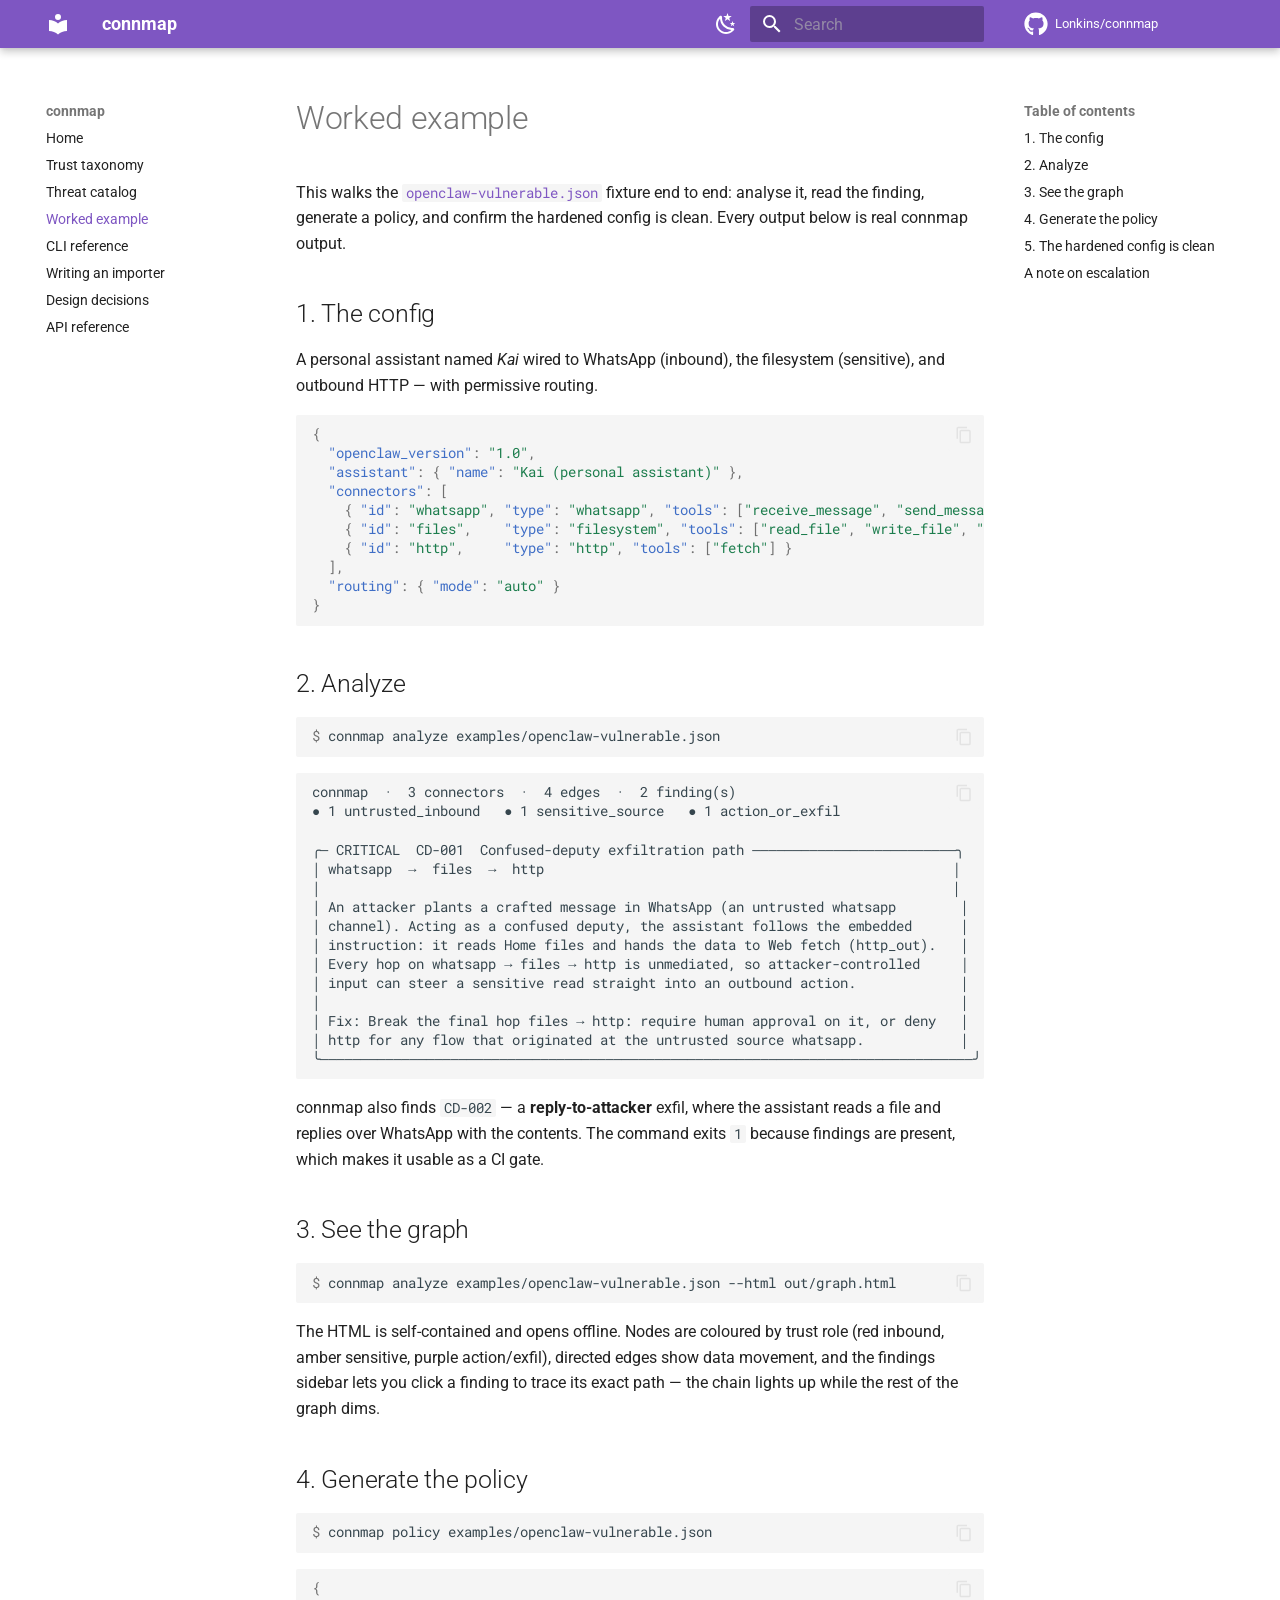
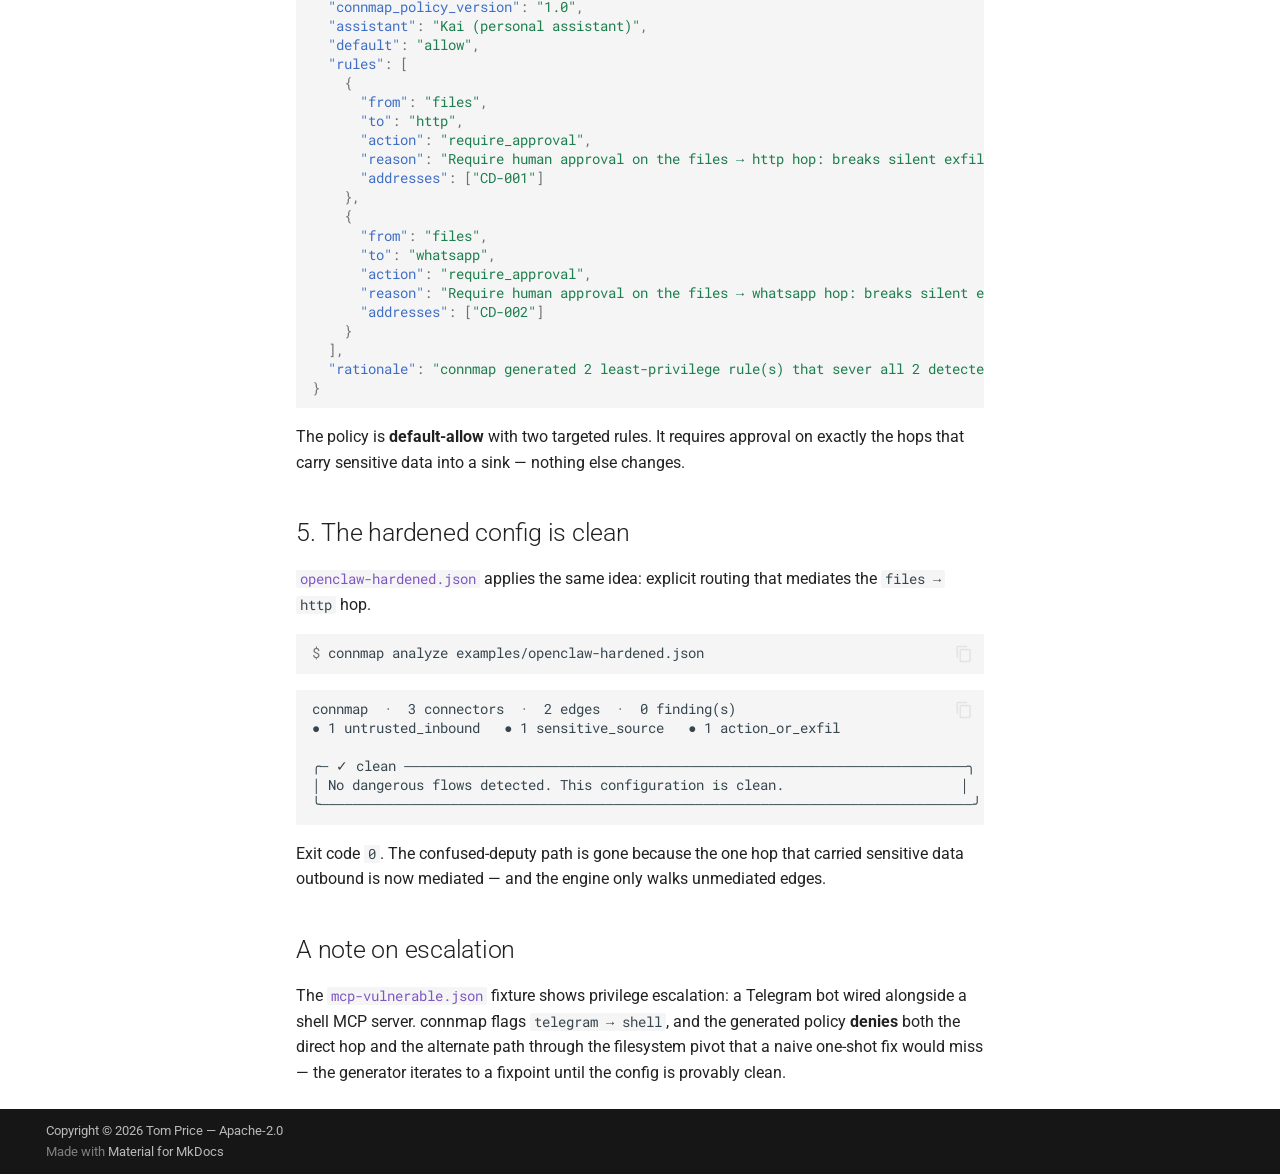
<file: example/index.html>
<!doctype html>
<html lang="en" class="no-js">
  <head>
    
      <meta charset="utf-8">
      <meta name="viewport" content="width=device-width,initial-scale=1">
      
        <meta name="description" content="Data-flow threat mapping for local AI-assistant connectors">
      
      
      
        <link rel="canonical" href="https://lonkins.github.io/connmap/example/">
      
      
        <link rel="prev" href="../threat-catalog/">
      
      
        <link rel="next" href="../cli/">
      
      
        
      
      
      <link rel="icon" href="../assets/images/favicon.png">
      <meta name="generator" content="mkdocs-1.6.1, mkdocs-material-9.7.6">
    
    
      
        <title>Worked example - connmap</title>
      
    
    
      <link rel="stylesheet" href="../assets/stylesheets/main.484c7ddc.min.css">
      
        
        <link rel="stylesheet" href="../assets/stylesheets/palette.ab4e12ef.min.css">
      
      


    
    
      
    
    
      
        
        
        <link rel="preconnect" href="https://fonts.gstatic.com" crossorigin>
        <link rel="stylesheet" href="https://fonts.googleapis.com/css?family=Roboto:300,300i,400,400i,700,700i%7CRoboto+Mono:400,400i,700,700i&display=fallback">
        <style>:root{--md-text-font:"Roboto";--md-code-font:"Roboto Mono"}</style>
      
    
    
      <link rel="stylesheet" href="../assets/_mkdocstrings.css">
    
    <script>__md_scope=new URL("..",location),__md_hash=e=>[...e].reduce(((e,_)=>(e<<5)-e+_.charCodeAt(0)),0),__md_get=(e,_=localStorage,t=__md_scope)=>JSON.parse(_.getItem(t.pathname+"."+e)),__md_set=(e,_,t=localStorage,a=__md_scope)=>{try{t.setItem(a.pathname+"."+e,JSON.stringify(_))}catch(e){}}</script>
    
      

    
    
  </head>
  
  
    
    
      
    
    
    
    
    <body dir="ltr" data-md-color-scheme="default" data-md-color-primary="deep-purple" data-md-color-accent="deep-purple">
  
    
    <input class="md-toggle" data-md-toggle="drawer" type="checkbox" id="__drawer" autocomplete="off">
    <input class="md-toggle" data-md-toggle="search" type="checkbox" id="__search" autocomplete="off">
    <label class="md-overlay" for="__drawer"></label>
    <div data-md-component="skip">
      
        
        <a href="#worked-example" class="md-skip">
          Skip to content
        </a>
      
    </div>
    <div data-md-component="announce">
      
    </div>
    
    
      

  

<header class="md-header md-header--shadow" data-md-component="header">
  <nav class="md-header__inner md-grid" aria-label="Header">
    <a href=".." title="connmap" class="md-header__button md-logo" aria-label="connmap" data-md-component="logo">
      
  
  <svg xmlns="http://www.w3.org/2000/svg" viewBox="0 0 24 24"><path d="M12 8a3 3 0 0 0 3-3 3 3 0 0 0-3-3 3 3 0 0 0-3 3 3 3 0 0 0 3 3m0 3.54C9.64 9.35 6.5 8 3 8v11c3.5 0 6.64 1.35 9 3.54 2.36-2.19 5.5-3.54 9-3.54V8c-3.5 0-6.64 1.35-9 3.54"/></svg>

    </a>
    <label class="md-header__button md-icon" for="__drawer">
      
      <svg xmlns="http://www.w3.org/2000/svg" viewBox="0 0 24 24"><path d="M3 6h18v2H3zm0 5h18v2H3zm0 5h18v2H3z"/></svg>
    </label>
    <div class="md-header__title" data-md-component="header-title">
      <div class="md-header__ellipsis">
        <div class="md-header__topic">
          <span class="md-ellipsis">
            connmap
          </span>
        </div>
        <div class="md-header__topic" data-md-component="header-topic">
          <span class="md-ellipsis">
            
              Worked example
            
          </span>
        </div>
      </div>
    </div>
    
      
        <form class="md-header__option" data-md-component="palette">
  
    
    
    
    <input class="md-option" data-md-color-media="(prefers-color-scheme: light)" data-md-color-scheme="default" data-md-color-primary="deep-purple" data-md-color-accent="deep-purple"  aria-label="Switch to dark mode"  type="radio" name="__palette" id="__palette_0">
    
      <label class="md-header__button md-icon" title="Switch to dark mode" for="__palette_1" hidden>
        <svg xmlns="http://www.w3.org/2000/svg" viewBox="0 0 24 24"><path d="m17.75 4.09-2.53 1.94.91 3.06-2.63-1.81-2.63 1.81.91-3.06-2.53-1.94L12.44 4l1.06-3 1.06 3zm3.5 6.91-1.64 1.25.59 1.98-1.7-1.17-1.7 1.17.59-1.98L15.75 11l2.06-.05L18.5 9l.69 1.95zm-2.28 4.95c.83-.08 1.72 1.1 1.19 1.85-.32.45-.66.87-1.08 1.27C15.17 23 8.84 23 4.94 19.07c-3.91-3.9-3.91-10.24 0-14.14.4-.4.82-.76 1.27-1.08.75-.53 1.93.36 1.85 1.19-.27 2.86.69 5.83 2.89 8.02a9.96 9.96 0 0 0 8.02 2.89m-1.64 2.02a12.08 12.08 0 0 1-7.8-3.47c-2.17-2.19-3.33-5-3.49-7.82-2.81 3.14-2.7 7.96.31 10.98 3.02 3.01 7.84 3.12 10.98.31"/></svg>
      </label>
    
  
    
    
    
    <input class="md-option" data-md-color-media="(prefers-color-scheme: dark)" data-md-color-scheme="slate" data-md-color-primary="deep-purple" data-md-color-accent="deep-purple"  aria-label="Switch to light mode"  type="radio" name="__palette" id="__palette_1">
    
      <label class="md-header__button md-icon" title="Switch to light mode" for="__palette_0" hidden>
        <svg xmlns="http://www.w3.org/2000/svg" viewBox="0 0 24 24"><path d="M12 7a5 5 0 0 1 5 5 5 5 0 0 1-5 5 5 5 0 0 1-5-5 5 5 0 0 1 5-5m0 2a3 3 0 0 0-3 3 3 3 0 0 0 3 3 3 3 0 0 0 3-3 3 3 0 0 0-3-3m0-7 2.39 3.42C13.65 5.15 12.84 5 12 5s-1.65.15-2.39.42zM3.34 7l4.16-.35A7.2 7.2 0 0 0 5.94 8.5c-.44.74-.69 1.5-.83 2.29zm.02 10 1.76-3.77a7.131 7.131 0 0 0 2.38 4.14zM20.65 7l-1.77 3.79a7.02 7.02 0 0 0-2.38-4.15zm-.01 10-4.14.36c.59-.51 1.12-1.14 1.54-1.86.42-.73.69-1.5.83-2.29zM12 22l-2.41-3.44c.74.27 1.55.44 2.41.44.82 0 1.63-.17 2.37-.44z"/></svg>
      </label>
    
  
</form>
      
    
    
      <script>var palette=__md_get("__palette");if(palette&&palette.color){if("(prefers-color-scheme)"===palette.color.media){var media=matchMedia("(prefers-color-scheme: light)"),input=document.querySelector(media.matches?"[data-md-color-media='(prefers-color-scheme: light)']":"[data-md-color-media='(prefers-color-scheme: dark)']");palette.color.media=input.getAttribute("data-md-color-media"),palette.color.scheme=input.getAttribute("data-md-color-scheme"),palette.color.primary=input.getAttribute("data-md-color-primary"),palette.color.accent=input.getAttribute("data-md-color-accent")}for(var[key,value]of Object.entries(palette.color))document.body.setAttribute("data-md-color-"+key,value)}</script>
    
    
    
      
      
        <label class="md-header__button md-icon" for="__search">
          
          <svg xmlns="http://www.w3.org/2000/svg" viewBox="0 0 24 24"><path d="M9.5 3A6.5 6.5 0 0 1 16 9.5c0 1.61-.59 3.09-1.56 4.23l.27.27h.79l5 5-1.5 1.5-5-5v-.79l-.27-.27A6.52 6.52 0 0 1 9.5 16 6.5 6.5 0 0 1 3 9.5 6.5 6.5 0 0 1 9.5 3m0 2C7 5 5 7 5 9.5S7 14 9.5 14 14 12 14 9.5 12 5 9.5 5"/></svg>
        </label>
        <div class="md-search" data-md-component="search" role="dialog">
  <label class="md-search__overlay" for="__search"></label>
  <div class="md-search__inner" role="search">
    <form class="md-search__form" name="search">
      <input type="text" class="md-search__input" name="query" aria-label="Search" placeholder="Search" autocapitalize="off" autocorrect="off" autocomplete="off" spellcheck="false" data-md-component="search-query" required>
      <label class="md-search__icon md-icon" for="__search">
        
        <svg xmlns="http://www.w3.org/2000/svg" viewBox="0 0 24 24"><path d="M9.5 3A6.5 6.5 0 0 1 16 9.5c0 1.61-.59 3.09-1.56 4.23l.27.27h.79l5 5-1.5 1.5-5-5v-.79l-.27-.27A6.52 6.52 0 0 1 9.5 16 6.5 6.5 0 0 1 3 9.5 6.5 6.5 0 0 1 9.5 3m0 2C7 5 5 7 5 9.5S7 14 9.5 14 14 12 14 9.5 12 5 9.5 5"/></svg>
        
        <svg xmlns="http://www.w3.org/2000/svg" viewBox="0 0 24 24"><path d="M20 11v2H8l5.5 5.5-1.42 1.42L4.16 12l7.92-7.92L13.5 5.5 8 11z"/></svg>
      </label>
      <nav class="md-search__options" aria-label="Search">
        
        <button type="reset" class="md-search__icon md-icon" title="Clear" aria-label="Clear" tabindex="-1">
          
          <svg xmlns="http://www.w3.org/2000/svg" viewBox="0 0 24 24"><path d="M19 6.41 17.59 5 12 10.59 6.41 5 5 6.41 10.59 12 5 17.59 6.41 19 12 13.41 17.59 19 19 17.59 13.41 12z"/></svg>
        </button>
      </nav>
      
    </form>
    <div class="md-search__output">
      <div class="md-search__scrollwrap" tabindex="0" data-md-scrollfix>
        <div class="md-search-result" data-md-component="search-result">
          <div class="md-search-result__meta">
            Initializing search
          </div>
          <ol class="md-search-result__list" role="presentation"></ol>
        </div>
      </div>
    </div>
  </div>
</div>
      
    
    
      <div class="md-header__source">
        <a href="https://github.com/Lonkins/connmap" title="Go to repository" class="md-source" data-md-component="source">
  <div class="md-source__icon md-icon">
    
    <svg xmlns="http://www.w3.org/2000/svg" viewBox="0 0 512 512"><!--! Font Awesome Free 7.1.0 by @fontawesome - https://fontawesome.com License - https://fontawesome.com/license/free (Icons: CC BY 4.0, Fonts: SIL OFL 1.1, Code: MIT License) Copyright 2025 Fonticons, Inc.--><path d="M173.9 397.4c0 2-2.3 3.6-5.2 3.6-3.3.3-5.6-1.3-5.6-3.6 0-2 2.3-3.6 5.2-3.6 3-.3 5.6 1.3 5.6 3.6m-31.1-4.5c-.7 2 1.3 4.3 4.3 4.9 2.6 1 5.6 0 6.2-2s-1.3-4.3-4.3-5.2c-2.6-.7-5.5.3-6.2 2.3m44.2-1.7c-2.9.7-4.9 2.6-4.6 4.9.3 2 2.9 3.3 5.9 2.6 2.9-.7 4.9-2.6 4.6-4.6-.3-1.9-3-3.2-5.9-2.9M252.8 8C114.1 8 8 113.3 8 252c0 110.9 69.8 205.8 169.5 239.2 12.8 2.3 17.3-5.6 17.3-12.1 0-6.2-.3-40.4-.3-61.4 0 0-70 15-84.7-29.8 0 0-11.4-29.1-27.8-36.6 0 0-22.9-15.7 1.6-15.4 0 0 24.9 2 38.6 25.8 21.9 38.6 58.6 27.5 72.9 20.9 2.3-16 8.8-27.1 16-33.7-55.9-6.2-112.3-14.3-112.3-110.5 0-27.5 7.6-41.3 23.6-58.9-2.6-6.5-11.1-33.3 2.6-67.9 20.9-6.5 69 27 69 27 20-5.6 41.5-8.5 62.8-8.5s42.8 2.9 62.8 8.5c0 0 48.1-33.6 69-27 13.7 34.7 5.2 61.4 2.6 67.9 16 17.7 25.8 31.5 25.8 58.9 0 96.5-58.9 104.2-114.8 110.5 9.2 7.9 17 22.9 17 46.4 0 33.7-.3 75.4-.3 83.6 0 6.5 4.6 14.4 17.3 12.1C436.2 457.8 504 362.9 504 252 504 113.3 391.5 8 252.8 8M105.2 352.9c-1.3 1-1 3.3.7 5.2 1.6 1.6 3.9 2.3 5.2 1 1.3-1 1-3.3-.7-5.2-1.6-1.6-3.9-2.3-5.2-1m-10.8-8.1c-.7 1.3.3 2.9 2.3 3.9 1.6 1 3.6.7 4.3-.7.7-1.3-.3-2.9-2.3-3.9-2-.6-3.6-.3-4.3.7m32.4 35.6c-1.6 1.3-1 4.3 1.3 6.2 2.3 2.3 5.2 2.6 6.5 1 1.3-1.3.7-4.3-1.3-6.2-2.2-2.3-5.2-2.6-6.5-1m-11.4-14.7c-1.6 1-1.6 3.6 0 5.9s4.3 3.3 5.6 2.3c1.6-1.3 1.6-3.9 0-6.2-1.4-2.3-4-3.3-5.6-2"/></svg>
  </div>
  <div class="md-source__repository">
    Lonkins/connmap
  </div>
</a>
      </div>
    
  </nav>
  
</header>
    
    <div class="md-container" data-md-component="container">
      
      
        
          
        
      
      <main class="md-main" data-md-component="main">
        <div class="md-main__inner md-grid">
          
            
              
              <div class="md-sidebar md-sidebar--primary" data-md-component="sidebar" data-md-type="navigation" >
                <div class="md-sidebar__scrollwrap">
                  <div class="md-sidebar__inner">
                    



<nav class="md-nav md-nav--primary" aria-label="Navigation" data-md-level="0">
  <label class="md-nav__title" for="__drawer">
    <a href=".." title="connmap" class="md-nav__button md-logo" aria-label="connmap" data-md-component="logo">
      
  
  <svg xmlns="http://www.w3.org/2000/svg" viewBox="0 0 24 24"><path d="M12 8a3 3 0 0 0 3-3 3 3 0 0 0-3-3 3 3 0 0 0-3 3 3 3 0 0 0 3 3m0 3.54C9.64 9.35 6.5 8 3 8v11c3.5 0 6.64 1.35 9 3.54 2.36-2.19 5.5-3.54 9-3.54V8c-3.5 0-6.64 1.35-9 3.54"/></svg>

    </a>
    connmap
  </label>
  
    <div class="md-nav__source">
      <a href="https://github.com/Lonkins/connmap" title="Go to repository" class="md-source" data-md-component="source">
  <div class="md-source__icon md-icon">
    
    <svg xmlns="http://www.w3.org/2000/svg" viewBox="0 0 512 512"><!--! Font Awesome Free 7.1.0 by @fontawesome - https://fontawesome.com License - https://fontawesome.com/license/free (Icons: CC BY 4.0, Fonts: SIL OFL 1.1, Code: MIT License) Copyright 2025 Fonticons, Inc.--><path d="M173.9 397.4c0 2-2.3 3.6-5.2 3.6-3.3.3-5.6-1.3-5.6-3.6 0-2 2.3-3.6 5.2-3.6 3-.3 5.6 1.3 5.6 3.6m-31.1-4.5c-.7 2 1.3 4.3 4.3 4.9 2.6 1 5.6 0 6.2-2s-1.3-4.3-4.3-5.2c-2.6-.7-5.5.3-6.2 2.3m44.2-1.7c-2.9.7-4.9 2.6-4.6 4.9.3 2 2.9 3.3 5.9 2.6 2.9-.7 4.9-2.6 4.6-4.6-.3-1.9-3-3.2-5.9-2.9M252.8 8C114.1 8 8 113.3 8 252c0 110.9 69.8 205.8 169.5 239.2 12.8 2.3 17.3-5.6 17.3-12.1 0-6.2-.3-40.4-.3-61.4 0 0-70 15-84.7-29.8 0 0-11.4-29.1-27.8-36.6 0 0-22.9-15.7 1.6-15.4 0 0 24.9 2 38.6 25.8 21.9 38.6 58.6 27.5 72.9 20.9 2.3-16 8.8-27.1 16-33.7-55.9-6.2-112.3-14.3-112.3-110.5 0-27.5 7.6-41.3 23.6-58.9-2.6-6.5-11.1-33.3 2.6-67.9 20.9-6.5 69 27 69 27 20-5.6 41.5-8.5 62.8-8.5s42.8 2.9 62.8 8.5c0 0 48.1-33.6 69-27 13.7 34.7 5.2 61.4 2.6 67.9 16 17.7 25.8 31.5 25.8 58.9 0 96.5-58.9 104.2-114.8 110.5 9.2 7.9 17 22.9 17 46.4 0 33.7-.3 75.4-.3 83.6 0 6.5 4.6 14.4 17.3 12.1C436.2 457.8 504 362.9 504 252 504 113.3 391.5 8 252.8 8M105.2 352.9c-1.3 1-1 3.3.7 5.2 1.6 1.6 3.9 2.3 5.2 1 1.3-1 1-3.3-.7-5.2-1.6-1.6-3.9-2.3-5.2-1m-10.8-8.1c-.7 1.3.3 2.9 2.3 3.9 1.6 1 3.6.7 4.3-.7.7-1.3-.3-2.9-2.3-3.9-2-.6-3.6-.3-4.3.7m32.4 35.6c-1.6 1.3-1 4.3 1.3 6.2 2.3 2.3 5.2 2.6 6.5 1 1.3-1.3.7-4.3-1.3-6.2-2.2-2.3-5.2-2.6-6.5-1m-11.4-14.7c-1.6 1-1.6 3.6 0 5.9s4.3 3.3 5.6 2.3c1.6-1.3 1.6-3.9 0-6.2-1.4-2.3-4-3.3-5.6-2"/></svg>
  </div>
  <div class="md-source__repository">
    Lonkins/connmap
  </div>
</a>
    </div>
  
  <ul class="md-nav__list" data-md-scrollfix>
    
      
      
  
  
  
  
    <li class="md-nav__item">
      <a href=".." class="md-nav__link">
        
  
  
  <span class="md-ellipsis">
    
  
    Home
  

    
  </span>
  
  

      </a>
    </li>
  

    
      
      
  
  
  
  
    <li class="md-nav__item">
      <a href="../trust-taxonomy/" class="md-nav__link">
        
  
  
  <span class="md-ellipsis">
    
  
    Trust taxonomy
  

    
  </span>
  
  

      </a>
    </li>
  

    
      
      
  
  
  
  
    <li class="md-nav__item">
      <a href="../threat-catalog/" class="md-nav__link">
        
  
  
  <span class="md-ellipsis">
    
  
    Threat catalog
  

    
  </span>
  
  

      </a>
    </li>
  

    
      
      
  
  
    
  
  
  
    <li class="md-nav__item md-nav__item--active">
      
      <input class="md-nav__toggle md-toggle" type="checkbox" id="__toc">
      
      
        
      
      
        <label class="md-nav__link md-nav__link--active" for="__toc">
          
  
  
  <span class="md-ellipsis">
    
  
    Worked example
  

    
  </span>
  
  

          <span class="md-nav__icon md-icon"></span>
        </label>
      
      <a href="./" class="md-nav__link md-nav__link--active">
        
  
  
  <span class="md-ellipsis">
    
  
    Worked example
  

    
  </span>
  
  

      </a>
      
        

<nav class="md-nav md-nav--secondary" aria-label="Table of contents">
  
  
  
    
  
  
    <label class="md-nav__title" for="__toc">
      <span class="md-nav__icon md-icon"></span>
      Table of contents
    </label>
    <ul class="md-nav__list" data-md-component="toc" data-md-scrollfix>
      
        <li class="md-nav__item">
  <a href="#1-the-config" class="md-nav__link">
    <span class="md-ellipsis">
      
        1. The config
      
    </span>
  </a>
  
</li>
      
        <li class="md-nav__item">
  <a href="#2-analyze" class="md-nav__link">
    <span class="md-ellipsis">
      
        2. Analyze
      
    </span>
  </a>
  
</li>
      
        <li class="md-nav__item">
  <a href="#3-see-the-graph" class="md-nav__link">
    <span class="md-ellipsis">
      
        3. See the graph
      
    </span>
  </a>
  
</li>
      
        <li class="md-nav__item">
  <a href="#4-generate-the-policy" class="md-nav__link">
    <span class="md-ellipsis">
      
        4. Generate the policy
      
    </span>
  </a>
  
</li>
      
        <li class="md-nav__item">
  <a href="#5-the-hardened-config-is-clean" class="md-nav__link">
    <span class="md-ellipsis">
      
        5. The hardened config is clean
      
    </span>
  </a>
  
</li>
      
        <li class="md-nav__item">
  <a href="#a-note-on-escalation" class="md-nav__link">
    <span class="md-ellipsis">
      
        A note on escalation
      
    </span>
  </a>
  
</li>
      
    </ul>
  
</nav>
      
    </li>
  

    
      
      
  
  
  
  
    <li class="md-nav__item">
      <a href="../cli/" class="md-nav__link">
        
  
  
  <span class="md-ellipsis">
    
  
    CLI reference
  

    
  </span>
  
  

      </a>
    </li>
  

    
      
      
  
  
  
  
    <li class="md-nav__item">
      <a href="../importers/" class="md-nav__link">
        
  
  
  <span class="md-ellipsis">
    
  
    Writing an importer
  

    
  </span>
  
  

      </a>
    </li>
  

    
      
      
  
  
  
  
    <li class="md-nav__item">
      <a href="../decisions/" class="md-nav__link">
        
  
  
  <span class="md-ellipsis">
    
  
    Design decisions
  

    
  </span>
  
  

      </a>
    </li>
  

    
      
      
  
  
  
  
    <li class="md-nav__item">
      <a href="../api/" class="md-nav__link">
        
  
  
  <span class="md-ellipsis">
    
  
    API reference
  

    
  </span>
  
  

      </a>
    </li>
  

    
  </ul>
</nav>
                  </div>
                </div>
              </div>
            
            
              
              <div class="md-sidebar md-sidebar--secondary" data-md-component="sidebar" data-md-type="toc" >
                <div class="md-sidebar__scrollwrap">
                  <div class="md-sidebar__inner">
                    

<nav class="md-nav md-nav--secondary" aria-label="Table of contents">
  
  
  
    
  
  
    <label class="md-nav__title" for="__toc">
      <span class="md-nav__icon md-icon"></span>
      Table of contents
    </label>
    <ul class="md-nav__list" data-md-component="toc" data-md-scrollfix>
      
        <li class="md-nav__item">
  <a href="#1-the-config" class="md-nav__link">
    <span class="md-ellipsis">
      
        1. The config
      
    </span>
  </a>
  
</li>
      
        <li class="md-nav__item">
  <a href="#2-analyze" class="md-nav__link">
    <span class="md-ellipsis">
      
        2. Analyze
      
    </span>
  </a>
  
</li>
      
        <li class="md-nav__item">
  <a href="#3-see-the-graph" class="md-nav__link">
    <span class="md-ellipsis">
      
        3. See the graph
      
    </span>
  </a>
  
</li>
      
        <li class="md-nav__item">
  <a href="#4-generate-the-policy" class="md-nav__link">
    <span class="md-ellipsis">
      
        4. Generate the policy
      
    </span>
  </a>
  
</li>
      
        <li class="md-nav__item">
  <a href="#5-the-hardened-config-is-clean" class="md-nav__link">
    <span class="md-ellipsis">
      
        5. The hardened config is clean
      
    </span>
  </a>
  
</li>
      
        <li class="md-nav__item">
  <a href="#a-note-on-escalation" class="md-nav__link">
    <span class="md-ellipsis">
      
        A note on escalation
      
    </span>
  </a>
  
</li>
      
    </ul>
  
</nav>
                  </div>
                </div>
              </div>
            
          
          
            <div class="md-content" data-md-component="content">
              
              <article class="md-content__inner md-typeset">
                
                  


  
  


<h1 id="worked-example">Worked example<a class="headerlink" href="#worked-example" title="Permanent link">&para;</a></h1>
<p>This walks the <a href="https://github.com/Lonkins/connmap/blob/main/examples/openclaw-vulnerable.json"><code>openclaw-vulnerable.json</code></a>
fixture end to end: analyse it, read the finding, generate a policy, and confirm
the hardened config is clean. Every output below is real connmap output.</p>
<h2 id="1-the-config">1. The config<a class="headerlink" href="#1-the-config" title="Permanent link">&para;</a></h2>
<p>A personal assistant named <em>Kai</em> wired to WhatsApp (inbound), the filesystem
(sensitive), and outbound HTTP — with permissive routing.</p>
<div class="highlight"><pre><span></span><code><a id="__codelineno-0-1" name="__codelineno-0-1" href="#__codelineno-0-1"></a><span class="p">{</span>
<a id="__codelineno-0-2" name="__codelineno-0-2" href="#__codelineno-0-2"></a><span class="w">  </span><span class="nt">&quot;openclaw_version&quot;</span><span class="p">:</span><span class="w"> </span><span class="s2">&quot;1.0&quot;</span><span class="p">,</span>
<a id="__codelineno-0-3" name="__codelineno-0-3" href="#__codelineno-0-3"></a><span class="w">  </span><span class="nt">&quot;assistant&quot;</span><span class="p">:</span><span class="w"> </span><span class="p">{</span><span class="w"> </span><span class="nt">&quot;name&quot;</span><span class="p">:</span><span class="w"> </span><span class="s2">&quot;Kai (personal assistant)&quot;</span><span class="w"> </span><span class="p">},</span>
<a id="__codelineno-0-4" name="__codelineno-0-4" href="#__codelineno-0-4"></a><span class="w">  </span><span class="nt">&quot;connectors&quot;</span><span class="p">:</span><span class="w"> </span><span class="p">[</span>
<a id="__codelineno-0-5" name="__codelineno-0-5" href="#__codelineno-0-5"></a><span class="w">    </span><span class="p">{</span><span class="w"> </span><span class="nt">&quot;id&quot;</span><span class="p">:</span><span class="w"> </span><span class="s2">&quot;whatsapp&quot;</span><span class="p">,</span><span class="w"> </span><span class="nt">&quot;type&quot;</span><span class="p">:</span><span class="w"> </span><span class="s2">&quot;whatsapp&quot;</span><span class="p">,</span><span class="w"> </span><span class="nt">&quot;tools&quot;</span><span class="p">:</span><span class="w"> </span><span class="p">[</span><span class="s2">&quot;receive_message&quot;</span><span class="p">,</span><span class="w"> </span><span class="s2">&quot;send_message&quot;</span><span class="p">]</span><span class="w"> </span><span class="p">},</span>
<a id="__codelineno-0-6" name="__codelineno-0-6" href="#__codelineno-0-6"></a><span class="w">    </span><span class="p">{</span><span class="w"> </span><span class="nt">&quot;id&quot;</span><span class="p">:</span><span class="w"> </span><span class="s2">&quot;files&quot;</span><span class="p">,</span><span class="w">    </span><span class="nt">&quot;type&quot;</span><span class="p">:</span><span class="w"> </span><span class="s2">&quot;filesystem&quot;</span><span class="p">,</span><span class="w"> </span><span class="nt">&quot;tools&quot;</span><span class="p">:</span><span class="w"> </span><span class="p">[</span><span class="s2">&quot;read_file&quot;</span><span class="p">,</span><span class="w"> </span><span class="s2">&quot;write_file&quot;</span><span class="p">,</span><span class="w"> </span><span class="s2">&quot;list_directory&quot;</span><span class="p">]</span><span class="w"> </span><span class="p">},</span>
<a id="__codelineno-0-7" name="__codelineno-0-7" href="#__codelineno-0-7"></a><span class="w">    </span><span class="p">{</span><span class="w"> </span><span class="nt">&quot;id&quot;</span><span class="p">:</span><span class="w"> </span><span class="s2">&quot;http&quot;</span><span class="p">,</span><span class="w">     </span><span class="nt">&quot;type&quot;</span><span class="p">:</span><span class="w"> </span><span class="s2">&quot;http&quot;</span><span class="p">,</span><span class="w"> </span><span class="nt">&quot;tools&quot;</span><span class="p">:</span><span class="w"> </span><span class="p">[</span><span class="s2">&quot;fetch&quot;</span><span class="p">]</span><span class="w"> </span><span class="p">}</span>
<a id="__codelineno-0-8" name="__codelineno-0-8" href="#__codelineno-0-8"></a><span class="w">  </span><span class="p">],</span>
<a id="__codelineno-0-9" name="__codelineno-0-9" href="#__codelineno-0-9"></a><span class="w">  </span><span class="nt">&quot;routing&quot;</span><span class="p">:</span><span class="w"> </span><span class="p">{</span><span class="w"> </span><span class="nt">&quot;mode&quot;</span><span class="p">:</span><span class="w"> </span><span class="s2">&quot;auto&quot;</span><span class="w"> </span><span class="p">}</span>
<a id="__codelineno-0-10" name="__codelineno-0-10" href="#__codelineno-0-10"></a><span class="p">}</span>
</code></pre></div>
<h2 id="2-analyze">2. Analyze<a class="headerlink" href="#2-analyze" title="Permanent link">&para;</a></h2>
<div class="highlight"><pre><span></span><code><a id="__codelineno-1-1" name="__codelineno-1-1" href="#__codelineno-1-1"></a><span class="gp">$ </span>connmap<span class="w"> </span>analyze<span class="w"> </span>examples/openclaw-vulnerable.json
</code></pre></div>
<div class="highlight"><pre><span></span><code><a id="__codelineno-2-1" name="__codelineno-2-1" href="#__codelineno-2-1"></a>connmap  ·  3 connectors  ·  4 edges  ·  2 finding(s)
<a id="__codelineno-2-2" name="__codelineno-2-2" href="#__codelineno-2-2"></a>● 1 untrusted_inbound   ● 1 sensitive_source   ● 1 action_or_exfil
<a id="__codelineno-2-3" name="__codelineno-2-3" href="#__codelineno-2-3"></a>
<a id="__codelineno-2-4" name="__codelineno-2-4" href="#__codelineno-2-4"></a>╭─ CRITICAL  CD-001  Confused-deputy exfiltration path ─────────────────────────╮
<a id="__codelineno-2-5" name="__codelineno-2-5" href="#__codelineno-2-5"></a>│ whatsapp  →  files  →  http                                                   │
<a id="__codelineno-2-6" name="__codelineno-2-6" href="#__codelineno-2-6"></a>│                                                                               │
<a id="__codelineno-2-7" name="__codelineno-2-7" href="#__codelineno-2-7"></a>│ An attacker plants a crafted message in WhatsApp (an untrusted whatsapp        │
<a id="__codelineno-2-8" name="__codelineno-2-8" href="#__codelineno-2-8"></a>│ channel). Acting as a confused deputy, the assistant follows the embedded      │
<a id="__codelineno-2-9" name="__codelineno-2-9" href="#__codelineno-2-9"></a>│ instruction: it reads Home files and hands the data to Web fetch (http_out).   │
<a id="__codelineno-2-10" name="__codelineno-2-10" href="#__codelineno-2-10"></a>│ Every hop on whatsapp → files → http is unmediated, so attacker-controlled     │
<a id="__codelineno-2-11" name="__codelineno-2-11" href="#__codelineno-2-11"></a>│ input can steer a sensitive read straight into an outbound action.             │
<a id="__codelineno-2-12" name="__codelineno-2-12" href="#__codelineno-2-12"></a>│                                                                                │
<a id="__codelineno-2-13" name="__codelineno-2-13" href="#__codelineno-2-13"></a>│ Fix: Break the final hop files → http: require human approval on it, or deny   │
<a id="__codelineno-2-14" name="__codelineno-2-14" href="#__codelineno-2-14"></a>│ http for any flow that originated at the untrusted source whatsapp.            │
<a id="__codelineno-2-15" name="__codelineno-2-15" href="#__codelineno-2-15"></a>╰────────────────────────────────────────────────────────────────────────────────╯
</code></pre></div>
<p>connmap also finds <code>CD-002</code> — a <strong>reply-to-attacker</strong> exfil, where the assistant
reads a file and replies over WhatsApp with the contents. The command exits <code>1</code>
because findings are present, which makes it usable as a CI gate.</p>
<h2 id="3-see-the-graph">3. See the graph<a class="headerlink" href="#3-see-the-graph" title="Permanent link">&para;</a></h2>
<div class="highlight"><pre><span></span><code><a id="__codelineno-3-1" name="__codelineno-3-1" href="#__codelineno-3-1"></a><span class="gp">$ </span>connmap<span class="w"> </span>analyze<span class="w"> </span>examples/openclaw-vulnerable.json<span class="w"> </span>--html<span class="w"> </span>out/graph.html
</code></pre></div>
<p>The HTML is self-contained and opens offline. Nodes are coloured by trust role
(red inbound, amber sensitive, purple action/exfil), directed edges show data
movement, and the findings sidebar lets you click a finding to trace its exact
path — the chain lights up while the rest of the graph dims.</p>
<h2 id="4-generate-the-policy">4. Generate the policy<a class="headerlink" href="#4-generate-the-policy" title="Permanent link">&para;</a></h2>
<div class="highlight"><pre><span></span><code><a id="__codelineno-4-1" name="__codelineno-4-1" href="#__codelineno-4-1"></a><span class="gp">$ </span>connmap<span class="w"> </span>policy<span class="w"> </span>examples/openclaw-vulnerable.json
</code></pre></div>
<div class="highlight"><pre><span></span><code><a id="__codelineno-5-1" name="__codelineno-5-1" href="#__codelineno-5-1"></a><span class="p">{</span>
<a id="__codelineno-5-2" name="__codelineno-5-2" href="#__codelineno-5-2"></a><span class="w">  </span><span class="nt">&quot;connmap_policy_version&quot;</span><span class="p">:</span><span class="w"> </span><span class="s2">&quot;1.0&quot;</span><span class="p">,</span>
<a id="__codelineno-5-3" name="__codelineno-5-3" href="#__codelineno-5-3"></a><span class="w">  </span><span class="nt">&quot;assistant&quot;</span><span class="p">:</span><span class="w"> </span><span class="s2">&quot;Kai (personal assistant)&quot;</span><span class="p">,</span>
<a id="__codelineno-5-4" name="__codelineno-5-4" href="#__codelineno-5-4"></a><span class="w">  </span><span class="nt">&quot;default&quot;</span><span class="p">:</span><span class="w"> </span><span class="s2">&quot;allow&quot;</span><span class="p">,</span>
<a id="__codelineno-5-5" name="__codelineno-5-5" href="#__codelineno-5-5"></a><span class="w">  </span><span class="nt">&quot;rules&quot;</span><span class="p">:</span><span class="w"> </span><span class="p">[</span>
<a id="__codelineno-5-6" name="__codelineno-5-6" href="#__codelineno-5-6"></a><span class="w">    </span><span class="p">{</span>
<a id="__codelineno-5-7" name="__codelineno-5-7" href="#__codelineno-5-7"></a><span class="w">      </span><span class="nt">&quot;from&quot;</span><span class="p">:</span><span class="w"> </span><span class="s2">&quot;files&quot;</span><span class="p">,</span>
<a id="__codelineno-5-8" name="__codelineno-5-8" href="#__codelineno-5-8"></a><span class="w">      </span><span class="nt">&quot;to&quot;</span><span class="p">:</span><span class="w"> </span><span class="s2">&quot;http&quot;</span><span class="p">,</span>
<a id="__codelineno-5-9" name="__codelineno-5-9" href="#__codelineno-5-9"></a><span class="w">      </span><span class="nt">&quot;action&quot;</span><span class="p">:</span><span class="w"> </span><span class="s2">&quot;require_approval&quot;</span><span class="p">,</span>
<a id="__codelineno-5-10" name="__codelineno-5-10" href="#__codelineno-5-10"></a><span class="w">      </span><span class="nt">&quot;reason&quot;</span><span class="p">:</span><span class="w"> </span><span class="s2">&quot;Require human approval on the files → http hop: breaks silent exfiltration into http while still allowing approved, intentional use.&quot;</span><span class="p">,</span>
<a id="__codelineno-5-11" name="__codelineno-5-11" href="#__codelineno-5-11"></a><span class="w">      </span><span class="nt">&quot;addresses&quot;</span><span class="p">:</span><span class="w"> </span><span class="p">[</span><span class="s2">&quot;CD-001&quot;</span><span class="p">]</span>
<a id="__codelineno-5-12" name="__codelineno-5-12" href="#__codelineno-5-12"></a><span class="w">    </span><span class="p">},</span>
<a id="__codelineno-5-13" name="__codelineno-5-13" href="#__codelineno-5-13"></a><span class="w">    </span><span class="p">{</span>
<a id="__codelineno-5-14" name="__codelineno-5-14" href="#__codelineno-5-14"></a><span class="w">      </span><span class="nt">&quot;from&quot;</span><span class="p">:</span><span class="w"> </span><span class="s2">&quot;files&quot;</span><span class="p">,</span>
<a id="__codelineno-5-15" name="__codelineno-5-15" href="#__codelineno-5-15"></a><span class="w">      </span><span class="nt">&quot;to&quot;</span><span class="p">:</span><span class="w"> </span><span class="s2">&quot;whatsapp&quot;</span><span class="p">,</span>
<a id="__codelineno-5-16" name="__codelineno-5-16" href="#__codelineno-5-16"></a><span class="w">      </span><span class="nt">&quot;action&quot;</span><span class="p">:</span><span class="w"> </span><span class="s2">&quot;require_approval&quot;</span><span class="p">,</span>
<a id="__codelineno-5-17" name="__codelineno-5-17" href="#__codelineno-5-17"></a><span class="w">      </span><span class="nt">&quot;reason&quot;</span><span class="p">:</span><span class="w"> </span><span class="s2">&quot;Require human approval on the files → whatsapp hop: breaks silent exfiltration into whatsapp while still allowing approved, intentional use.&quot;</span><span class="p">,</span>
<a id="__codelineno-5-18" name="__codelineno-5-18" href="#__codelineno-5-18"></a><span class="w">      </span><span class="nt">&quot;addresses&quot;</span><span class="p">:</span><span class="w"> </span><span class="p">[</span><span class="s2">&quot;CD-002&quot;</span><span class="p">]</span>
<a id="__codelineno-5-19" name="__codelineno-5-19" href="#__codelineno-5-19"></a><span class="w">    </span><span class="p">}</span>
<a id="__codelineno-5-20" name="__codelineno-5-20" href="#__codelineno-5-20"></a><span class="w">  </span><span class="p">],</span>
<a id="__codelineno-5-21" name="__codelineno-5-21" href="#__codelineno-5-21"></a><span class="w">  </span><span class="nt">&quot;rationale&quot;</span><span class="p">:</span><span class="w"> </span><span class="s2">&quot;connmap generated 2 least-privilege rule(s) that sever all 2 detected attack path(s): 0 denied outright, 2 gated behind human approval. Every other data flow remains allowed, so intended behaviour is preserved.&quot;</span>
<a id="__codelineno-5-22" name="__codelineno-5-22" href="#__codelineno-5-22"></a><span class="p">}</span>
</code></pre></div>
<p>The policy is <strong>default-allow</strong> with two targeted rules. It requires approval on
exactly the hops that carry sensitive data into a sink — nothing else changes.</p>
<h2 id="5-the-hardened-config-is-clean">5. The hardened config is clean<a class="headerlink" href="#5-the-hardened-config-is-clean" title="Permanent link">&para;</a></h2>
<p><a href="https://github.com/Lonkins/connmap/blob/main/examples/openclaw-hardened.json"><code>openclaw-hardened.json</code></a>
applies the same idea: explicit routing that mediates the <code>files → http</code> hop.</p>
<div class="highlight"><pre><span></span><code><a id="__codelineno-6-1" name="__codelineno-6-1" href="#__codelineno-6-1"></a><span class="gp">$ </span>connmap<span class="w"> </span>analyze<span class="w"> </span>examples/openclaw-hardened.json
</code></pre></div>
<div class="highlight"><pre><span></span><code><a id="__codelineno-7-1" name="__codelineno-7-1" href="#__codelineno-7-1"></a>connmap  ·  3 connectors  ·  2 edges  ·  0 finding(s)
<a id="__codelineno-7-2" name="__codelineno-7-2" href="#__codelineno-7-2"></a>● 1 untrusted_inbound   ● 1 sensitive_source   ● 1 action_or_exfil
<a id="__codelineno-7-3" name="__codelineno-7-3" href="#__codelineno-7-3"></a>
<a id="__codelineno-7-4" name="__codelineno-7-4" href="#__codelineno-7-4"></a>╭─ ✓ clean ─────────────────────────────────────────────────────────────────────╮
<a id="__codelineno-7-5" name="__codelineno-7-5" href="#__codelineno-7-5"></a>│ No dangerous flows detected. This configuration is clean.                      │
<a id="__codelineno-7-6" name="__codelineno-7-6" href="#__codelineno-7-6"></a>╰────────────────────────────────────────────────────────────────────────────────╯
</code></pre></div>
<p>Exit code <code>0</code>. The confused-deputy path is gone because the one hop that carried
sensitive data outbound is now mediated — and the engine only walks unmediated
edges.</p>
<h2 id="a-note-on-escalation">A note on escalation<a class="headerlink" href="#a-note-on-escalation" title="Permanent link">&para;</a></h2>
<p>The <a href="https://github.com/Lonkins/connmap/blob/main/examples/mcp-vulnerable.json"><code>mcp-vulnerable.json</code></a>
fixture shows privilege escalation: a Telegram bot wired alongside a shell MCP
server. connmap flags <code>telegram → shell</code>, and the generated policy <strong>denies</strong>
both the direct hop and the alternate path through the filesystem pivot that a
naive one-shot fix would miss — the generator iterates to a fixpoint until the
config is provably clean.</p>












                
              </article>
            </div>
          
          
<script>var target=document.getElementById(location.hash.slice(1));target&&target.name&&(target.checked=target.name.startsWith("__tabbed_"))</script>
        </div>
        
          <button type="button" class="md-top md-icon" data-md-component="top" hidden>
  
  <svg xmlns="http://www.w3.org/2000/svg" viewBox="0 0 24 24"><path d="M13 20h-2V8l-5.5 5.5-1.42-1.42L12 4.16l7.92 7.92-1.42 1.42L13 8z"/></svg>
  Back to top
</button>
        
      </main>
      
        <footer class="md-footer">
  
  <div class="md-footer-meta md-typeset">
    <div class="md-footer-meta__inner md-grid">
      <div class="md-copyright">
  
    <div class="md-copyright__highlight">
      Copyright &copy; 2026 Tom Price — Apache-2.0
    </div>
  
  
    Made with
    <a href="https://squidfunk.github.io/mkdocs-material/" target="_blank" rel="noopener">
      Material for MkDocs
    </a>
  
</div>
      
    </div>
  </div>
</footer>
      
    </div>
    <div class="md-dialog" data-md-component="dialog">
      <div class="md-dialog__inner md-typeset"></div>
    </div>
    
    
    
      
      
      <script id="__config" type="application/json">{"annotate": null, "base": "..", "features": ["navigation.sections", "navigation.top", "navigation.tracking", "content.code.copy", "toc.follow"], "search": "../assets/javascripts/workers/search.2c215733.min.js", "tags": null, "translations": {"clipboard.copied": "Copied to clipboard", "clipboard.copy": "Copy to clipboard", "search.result.more.one": "1 more on this page", "search.result.more.other": "# more on this page", "search.result.none": "No matching documents", "search.result.one": "1 matching document", "search.result.other": "# matching documents", "search.result.placeholder": "Type to start searching", "search.result.term.missing": "Missing", "select.version": "Select version"}, "version": null}</script>
    
    
      <script src="../assets/javascripts/bundle.79ae519e.min.js"></script>
      
    
  </body>
</html>
</file>
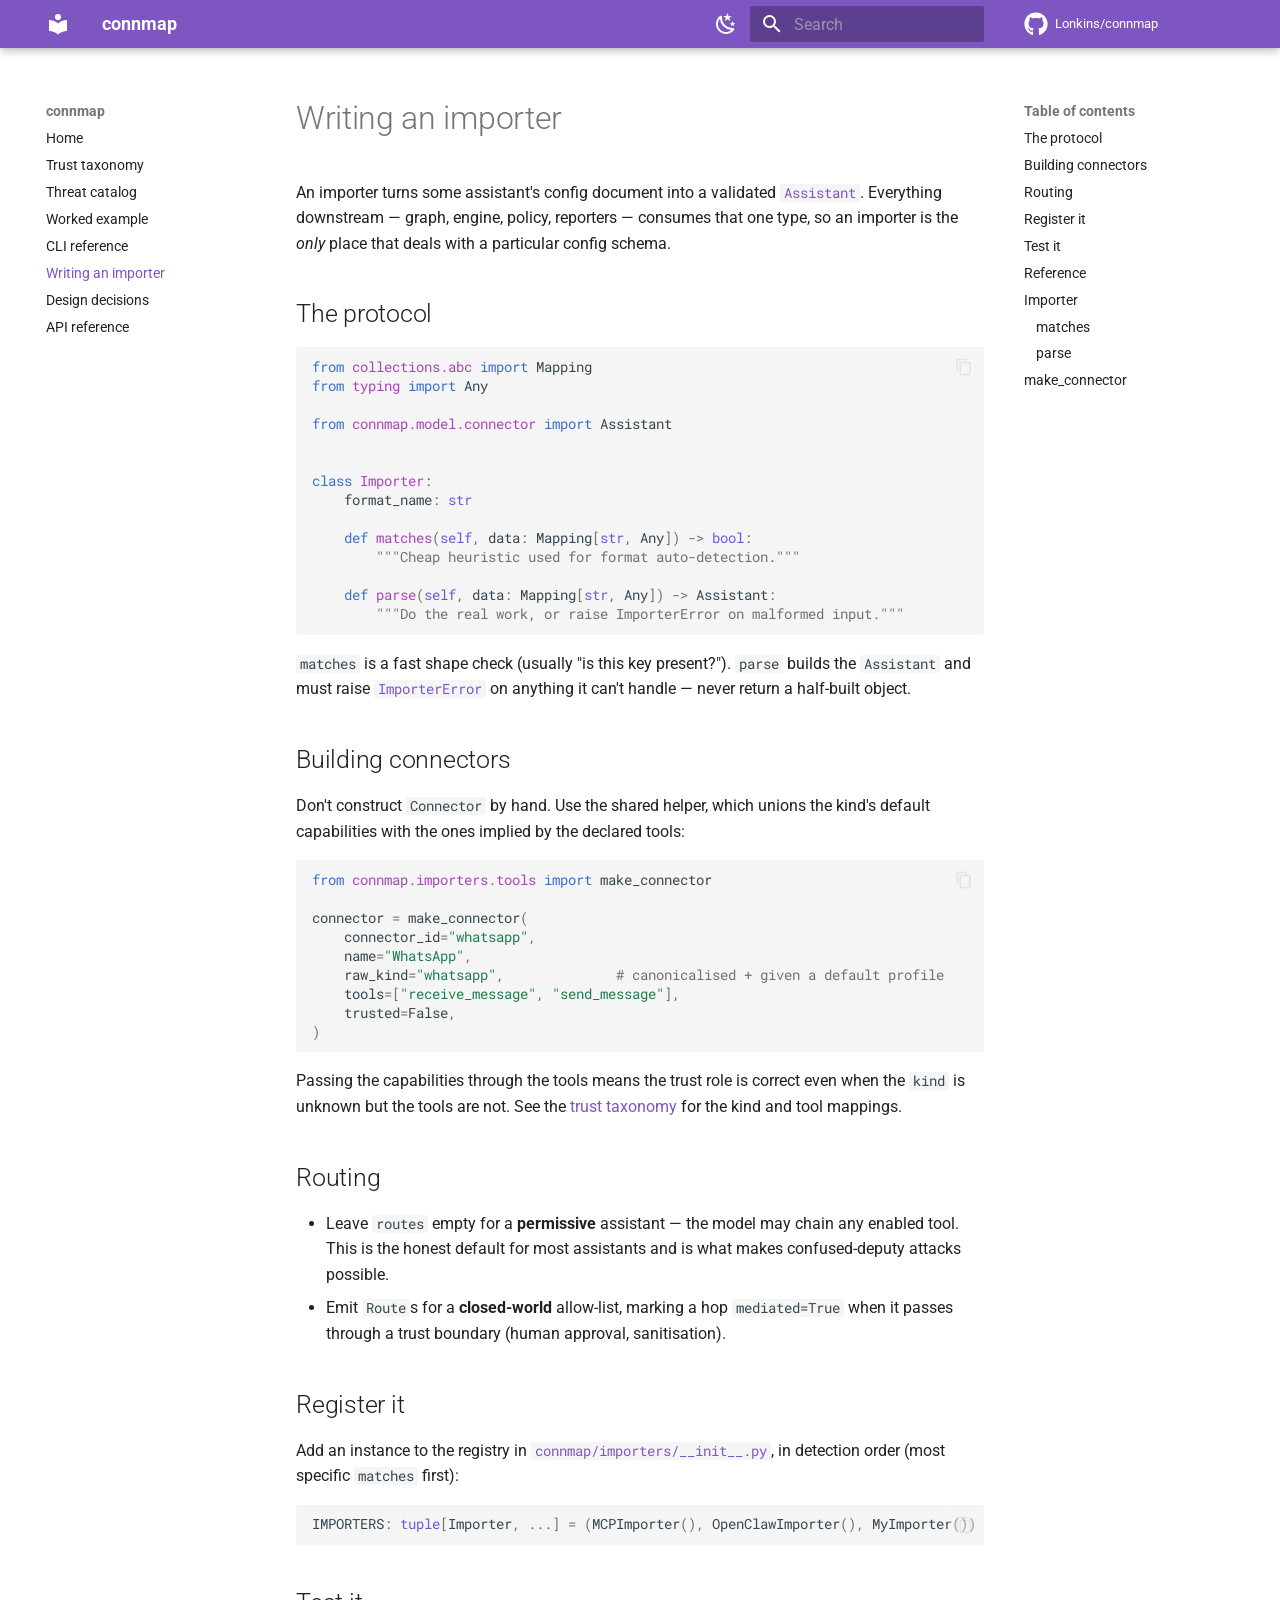
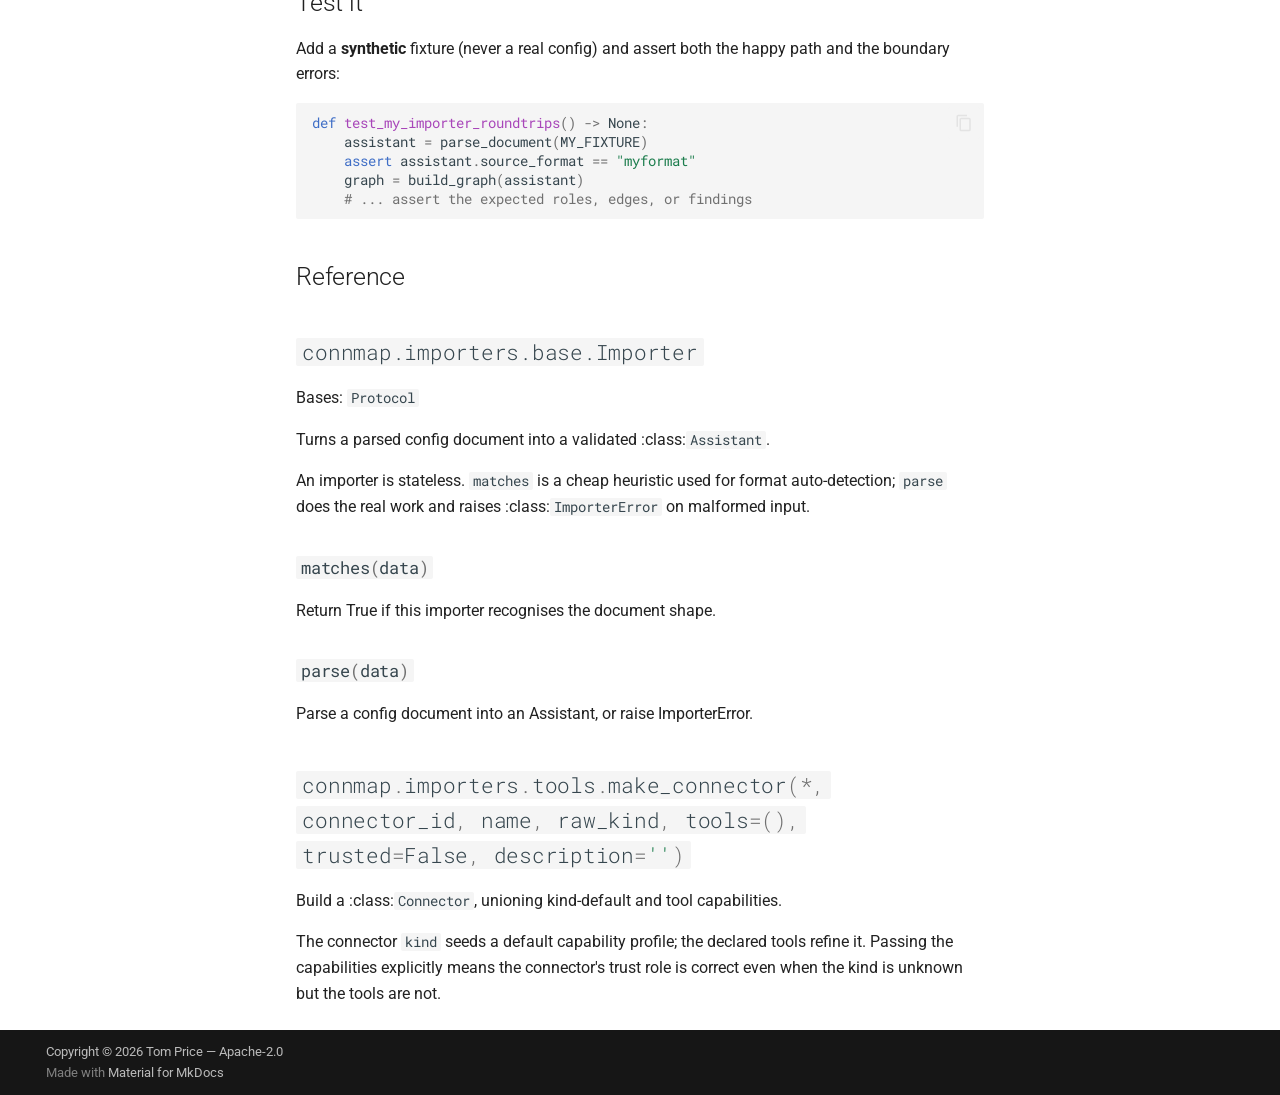
<file: importers/index.html>
<!doctype html>
<html lang="en" class="no-js">
  <head>
    
      <meta charset="utf-8">
      <meta name="viewport" content="width=device-width,initial-scale=1">
      
        <meta name="description" content="Data-flow threat mapping for local AI-assistant connectors">
      
      
      
        <link rel="canonical" href="https://lonkins.github.io/connmap/importers/">
      
      
        <link rel="prev" href="../cli/">
      
      
        <link rel="next" href="../decisions/">
      
      
        
      
      
      <link rel="icon" href="../assets/images/favicon.png">
      <meta name="generator" content="mkdocs-1.6.1, mkdocs-material-9.7.6">
    
    
      
        <title>Writing an importer - connmap</title>
      
    
    
      <link rel="stylesheet" href="../assets/stylesheets/main.484c7ddc.min.css">
      
        
        <link rel="stylesheet" href="../assets/stylesheets/palette.ab4e12ef.min.css">
      
      


    
    
      
    
    
      
        
        
        <link rel="preconnect" href="https://fonts.gstatic.com" crossorigin>
        <link rel="stylesheet" href="https://fonts.googleapis.com/css?family=Roboto:300,300i,400,400i,700,700i%7CRoboto+Mono:400,400i,700,700i&display=fallback">
        <style>:root{--md-text-font:"Roboto";--md-code-font:"Roboto Mono"}</style>
      
    
    
      <link rel="stylesheet" href="../assets/_mkdocstrings.css">
    
    <script>__md_scope=new URL("..",location),__md_hash=e=>[...e].reduce(((e,_)=>(e<<5)-e+_.charCodeAt(0)),0),__md_get=(e,_=localStorage,t=__md_scope)=>JSON.parse(_.getItem(t.pathname+"."+e)),__md_set=(e,_,t=localStorage,a=__md_scope)=>{try{t.setItem(a.pathname+"."+e,JSON.stringify(_))}catch(e){}}</script>
    
      

    
    
  </head>
  
  
    
    
      
    
    
    
    
    <body dir="ltr" data-md-color-scheme="default" data-md-color-primary="deep-purple" data-md-color-accent="deep-purple">
  
    
    <input class="md-toggle" data-md-toggle="drawer" type="checkbox" id="__drawer" autocomplete="off">
    <input class="md-toggle" data-md-toggle="search" type="checkbox" id="__search" autocomplete="off">
    <label class="md-overlay" for="__drawer"></label>
    <div data-md-component="skip">
      
        
        <a href="#writing-an-importer" class="md-skip">
          Skip to content
        </a>
      
    </div>
    <div data-md-component="announce">
      
    </div>
    
    
      

  

<header class="md-header md-header--shadow" data-md-component="header">
  <nav class="md-header__inner md-grid" aria-label="Header">
    <a href=".." title="connmap" class="md-header__button md-logo" aria-label="connmap" data-md-component="logo">
      
  
  <svg xmlns="http://www.w3.org/2000/svg" viewBox="0 0 24 24"><path d="M12 8a3 3 0 0 0 3-3 3 3 0 0 0-3-3 3 3 0 0 0-3 3 3 3 0 0 0 3 3m0 3.54C9.64 9.35 6.5 8 3 8v11c3.5 0 6.64 1.35 9 3.54 2.36-2.19 5.5-3.54 9-3.54V8c-3.5 0-6.64 1.35-9 3.54"/></svg>

    </a>
    <label class="md-header__button md-icon" for="__drawer">
      
      <svg xmlns="http://www.w3.org/2000/svg" viewBox="0 0 24 24"><path d="M3 6h18v2H3zm0 5h18v2H3zm0 5h18v2H3z"/></svg>
    </label>
    <div class="md-header__title" data-md-component="header-title">
      <div class="md-header__ellipsis">
        <div class="md-header__topic">
          <span class="md-ellipsis">
            connmap
          </span>
        </div>
        <div class="md-header__topic" data-md-component="header-topic">
          <span class="md-ellipsis">
            
              Writing an importer
            
          </span>
        </div>
      </div>
    </div>
    
      
        <form class="md-header__option" data-md-component="palette">
  
    
    
    
    <input class="md-option" data-md-color-media="(prefers-color-scheme: light)" data-md-color-scheme="default" data-md-color-primary="deep-purple" data-md-color-accent="deep-purple"  aria-label="Switch to dark mode"  type="radio" name="__palette" id="__palette_0">
    
      <label class="md-header__button md-icon" title="Switch to dark mode" for="__palette_1" hidden>
        <svg xmlns="http://www.w3.org/2000/svg" viewBox="0 0 24 24"><path d="m17.75 4.09-2.53 1.94.91 3.06-2.63-1.81-2.63 1.81.91-3.06-2.53-1.94L12.44 4l1.06-3 1.06 3zm3.5 6.91-1.64 1.25.59 1.98-1.7-1.17-1.7 1.17.59-1.98L15.75 11l2.06-.05L18.5 9l.69 1.95zm-2.28 4.95c.83-.08 1.72 1.1 1.19 1.85-.32.45-.66.87-1.08 1.27C15.17 23 8.84 23 4.94 19.07c-3.91-3.9-3.91-10.24 0-14.14.4-.4.82-.76 1.27-1.08.75-.53 1.93.36 1.85 1.19-.27 2.86.69 5.83 2.89 8.02a9.96 9.96 0 0 0 8.02 2.89m-1.64 2.02a12.08 12.08 0 0 1-7.8-3.47c-2.17-2.19-3.33-5-3.49-7.82-2.81 3.14-2.7 7.96.31 10.98 3.02 3.01 7.84 3.12 10.98.31"/></svg>
      </label>
    
  
    
    
    
    <input class="md-option" data-md-color-media="(prefers-color-scheme: dark)" data-md-color-scheme="slate" data-md-color-primary="deep-purple" data-md-color-accent="deep-purple"  aria-label="Switch to light mode"  type="radio" name="__palette" id="__palette_1">
    
      <label class="md-header__button md-icon" title="Switch to light mode" for="__palette_0" hidden>
        <svg xmlns="http://www.w3.org/2000/svg" viewBox="0 0 24 24"><path d="M12 7a5 5 0 0 1 5 5 5 5 0 0 1-5 5 5 5 0 0 1-5-5 5 5 0 0 1 5-5m0 2a3 3 0 0 0-3 3 3 3 0 0 0 3 3 3 3 0 0 0 3-3 3 3 0 0 0-3-3m0-7 2.39 3.42C13.65 5.15 12.84 5 12 5s-1.65.15-2.39.42zM3.34 7l4.16-.35A7.2 7.2 0 0 0 5.94 8.5c-.44.74-.69 1.5-.83 2.29zm.02 10 1.76-3.77a7.131 7.131 0 0 0 2.38 4.14zM20.65 7l-1.77 3.79a7.02 7.02 0 0 0-2.38-4.15zm-.01 10-4.14.36c.59-.51 1.12-1.14 1.54-1.86.42-.73.69-1.5.83-2.29zM12 22l-2.41-3.44c.74.27 1.55.44 2.41.44.82 0 1.63-.17 2.37-.44z"/></svg>
      </label>
    
  
</form>
      
    
    
      <script>var palette=__md_get("__palette");if(palette&&palette.color){if("(prefers-color-scheme)"===palette.color.media){var media=matchMedia("(prefers-color-scheme: light)"),input=document.querySelector(media.matches?"[data-md-color-media='(prefers-color-scheme: light)']":"[data-md-color-media='(prefers-color-scheme: dark)']");palette.color.media=input.getAttribute("data-md-color-media"),palette.color.scheme=input.getAttribute("data-md-color-scheme"),palette.color.primary=input.getAttribute("data-md-color-primary"),palette.color.accent=input.getAttribute("data-md-color-accent")}for(var[key,value]of Object.entries(palette.color))document.body.setAttribute("data-md-color-"+key,value)}</script>
    
    
    
      
      
        <label class="md-header__button md-icon" for="__search">
          
          <svg xmlns="http://www.w3.org/2000/svg" viewBox="0 0 24 24"><path d="M9.5 3A6.5 6.5 0 0 1 16 9.5c0 1.61-.59 3.09-1.56 4.23l.27.27h.79l5 5-1.5 1.5-5-5v-.79l-.27-.27A6.52 6.52 0 0 1 9.5 16 6.5 6.5 0 0 1 3 9.5 6.5 6.5 0 0 1 9.5 3m0 2C7 5 5 7 5 9.5S7 14 9.5 14 14 12 14 9.5 12 5 9.5 5"/></svg>
        </label>
        <div class="md-search" data-md-component="search" role="dialog">
  <label class="md-search__overlay" for="__search"></label>
  <div class="md-search__inner" role="search">
    <form class="md-search__form" name="search">
      <input type="text" class="md-search__input" name="query" aria-label="Search" placeholder="Search" autocapitalize="off" autocorrect="off" autocomplete="off" spellcheck="false" data-md-component="search-query" required>
      <label class="md-search__icon md-icon" for="__search">
        
        <svg xmlns="http://www.w3.org/2000/svg" viewBox="0 0 24 24"><path d="M9.5 3A6.5 6.5 0 0 1 16 9.5c0 1.61-.59 3.09-1.56 4.23l.27.27h.79l5 5-1.5 1.5-5-5v-.79l-.27-.27A6.52 6.52 0 0 1 9.5 16 6.5 6.5 0 0 1 3 9.5 6.5 6.5 0 0 1 9.5 3m0 2C7 5 5 7 5 9.5S7 14 9.5 14 14 12 14 9.5 12 5 9.5 5"/></svg>
        
        <svg xmlns="http://www.w3.org/2000/svg" viewBox="0 0 24 24"><path d="M20 11v2H8l5.5 5.5-1.42 1.42L4.16 12l7.92-7.92L13.5 5.5 8 11z"/></svg>
      </label>
      <nav class="md-search__options" aria-label="Search">
        
        <button type="reset" class="md-search__icon md-icon" title="Clear" aria-label="Clear" tabindex="-1">
          
          <svg xmlns="http://www.w3.org/2000/svg" viewBox="0 0 24 24"><path d="M19 6.41 17.59 5 12 10.59 6.41 5 5 6.41 10.59 12 5 17.59 6.41 19 12 13.41 17.59 19 19 17.59 13.41 12z"/></svg>
        </button>
      </nav>
      
    </form>
    <div class="md-search__output">
      <div class="md-search__scrollwrap" tabindex="0" data-md-scrollfix>
        <div class="md-search-result" data-md-component="search-result">
          <div class="md-search-result__meta">
            Initializing search
          </div>
          <ol class="md-search-result__list" role="presentation"></ol>
        </div>
      </div>
    </div>
  </div>
</div>
      
    
    
      <div class="md-header__source">
        <a href="https://github.com/Lonkins/connmap" title="Go to repository" class="md-source" data-md-component="source">
  <div class="md-source__icon md-icon">
    
    <svg xmlns="http://www.w3.org/2000/svg" viewBox="0 0 512 512"><!--! Font Awesome Free 7.1.0 by @fontawesome - https://fontawesome.com License - https://fontawesome.com/license/free (Icons: CC BY 4.0, Fonts: SIL OFL 1.1, Code: MIT License) Copyright 2025 Fonticons, Inc.--><path d="M173.9 397.4c0 2-2.3 3.6-5.2 3.6-3.3.3-5.6-1.3-5.6-3.6 0-2 2.3-3.6 5.2-3.6 3-.3 5.6 1.3 5.6 3.6m-31.1-4.5c-.7 2 1.3 4.3 4.3 4.9 2.6 1 5.6 0 6.2-2s-1.3-4.3-4.3-5.2c-2.6-.7-5.5.3-6.2 2.3m44.2-1.7c-2.9.7-4.9 2.6-4.6 4.9.3 2 2.9 3.3 5.9 2.6 2.9-.7 4.9-2.6 4.6-4.6-.3-1.9-3-3.2-5.9-2.9M252.8 8C114.1 8 8 113.3 8 252c0 110.9 69.8 205.8 169.5 239.2 12.8 2.3 17.3-5.6 17.3-12.1 0-6.2-.3-40.4-.3-61.4 0 0-70 15-84.7-29.8 0 0-11.4-29.1-27.8-36.6 0 0-22.9-15.7 1.6-15.4 0 0 24.9 2 38.6 25.8 21.9 38.6 58.6 27.5 72.9 20.9 2.3-16 8.8-27.1 16-33.7-55.9-6.2-112.3-14.3-112.3-110.5 0-27.5 7.6-41.3 23.6-58.9-2.6-6.5-11.1-33.3 2.6-67.9 20.9-6.5 69 27 69 27 20-5.6 41.5-8.5 62.8-8.5s42.8 2.9 62.8 8.5c0 0 48.1-33.6 69-27 13.7 34.7 5.2 61.4 2.6 67.9 16 17.7 25.8 31.5 25.8 58.9 0 96.5-58.9 104.2-114.8 110.5 9.2 7.9 17 22.9 17 46.4 0 33.7-.3 75.4-.3 83.6 0 6.5 4.6 14.4 17.3 12.1C436.2 457.8 504 362.9 504 252 504 113.3 391.5 8 252.8 8M105.2 352.9c-1.3 1-1 3.3.7 5.2 1.6 1.6 3.9 2.3 5.2 1 1.3-1 1-3.3-.7-5.2-1.6-1.6-3.9-2.3-5.2-1m-10.8-8.1c-.7 1.3.3 2.9 2.3 3.9 1.6 1 3.6.7 4.3-.7.7-1.3-.3-2.9-2.3-3.9-2-.6-3.6-.3-4.3.7m32.4 35.6c-1.6 1.3-1 4.3 1.3 6.2 2.3 2.3 5.2 2.6 6.5 1 1.3-1.3.7-4.3-1.3-6.2-2.2-2.3-5.2-2.6-6.5-1m-11.4-14.7c-1.6 1-1.6 3.6 0 5.9s4.3 3.3 5.6 2.3c1.6-1.3 1.6-3.9 0-6.2-1.4-2.3-4-3.3-5.6-2"/></svg>
  </div>
  <div class="md-source__repository">
    Lonkins/connmap
  </div>
</a>
      </div>
    
  </nav>
  
</header>
    
    <div class="md-container" data-md-component="container">
      
      
        
          
        
      
      <main class="md-main" data-md-component="main">
        <div class="md-main__inner md-grid">
          
            
              
              <div class="md-sidebar md-sidebar--primary" data-md-component="sidebar" data-md-type="navigation" >
                <div class="md-sidebar__scrollwrap">
                  <div class="md-sidebar__inner">
                    



<nav class="md-nav md-nav--primary" aria-label="Navigation" data-md-level="0">
  <label class="md-nav__title" for="__drawer">
    <a href=".." title="connmap" class="md-nav__button md-logo" aria-label="connmap" data-md-component="logo">
      
  
  <svg xmlns="http://www.w3.org/2000/svg" viewBox="0 0 24 24"><path d="M12 8a3 3 0 0 0 3-3 3 3 0 0 0-3-3 3 3 0 0 0-3 3 3 3 0 0 0 3 3m0 3.54C9.64 9.35 6.5 8 3 8v11c3.5 0 6.64 1.35 9 3.54 2.36-2.19 5.5-3.54 9-3.54V8c-3.5 0-6.64 1.35-9 3.54"/></svg>

    </a>
    connmap
  </label>
  
    <div class="md-nav__source">
      <a href="https://github.com/Lonkins/connmap" title="Go to repository" class="md-source" data-md-component="source">
  <div class="md-source__icon md-icon">
    
    <svg xmlns="http://www.w3.org/2000/svg" viewBox="0 0 512 512"><!--! Font Awesome Free 7.1.0 by @fontawesome - https://fontawesome.com License - https://fontawesome.com/license/free (Icons: CC BY 4.0, Fonts: SIL OFL 1.1, Code: MIT License) Copyright 2025 Fonticons, Inc.--><path d="M173.9 397.4c0 2-2.3 3.6-5.2 3.6-3.3.3-5.6-1.3-5.6-3.6 0-2 2.3-3.6 5.2-3.6 3-.3 5.6 1.3 5.6 3.6m-31.1-4.5c-.7 2 1.3 4.3 4.3 4.9 2.6 1 5.6 0 6.2-2s-1.3-4.3-4.3-5.2c-2.6-.7-5.5.3-6.2 2.3m44.2-1.7c-2.9.7-4.9 2.6-4.6 4.9.3 2 2.9 3.3 5.9 2.6 2.9-.7 4.9-2.6 4.6-4.6-.3-1.9-3-3.2-5.9-2.9M252.8 8C114.1 8 8 113.3 8 252c0 110.9 69.8 205.8 169.5 239.2 12.8 2.3 17.3-5.6 17.3-12.1 0-6.2-.3-40.4-.3-61.4 0 0-70 15-84.7-29.8 0 0-11.4-29.1-27.8-36.6 0 0-22.9-15.7 1.6-15.4 0 0 24.9 2 38.6 25.8 21.9 38.6 58.6 27.5 72.9 20.9 2.3-16 8.8-27.1 16-33.7-55.9-6.2-112.3-14.3-112.3-110.5 0-27.5 7.6-41.3 23.6-58.9-2.6-6.5-11.1-33.3 2.6-67.9 20.9-6.5 69 27 69 27 20-5.6 41.5-8.5 62.8-8.5s42.8 2.9 62.8 8.5c0 0 48.1-33.6 69-27 13.7 34.7 5.2 61.4 2.6 67.9 16 17.7 25.8 31.5 25.8 58.9 0 96.5-58.9 104.2-114.8 110.5 9.2 7.9 17 22.9 17 46.4 0 33.7-.3 75.4-.3 83.6 0 6.5 4.6 14.4 17.3 12.1C436.2 457.8 504 362.9 504 252 504 113.3 391.5 8 252.8 8M105.2 352.9c-1.3 1-1 3.3.7 5.2 1.6 1.6 3.9 2.3 5.2 1 1.3-1 1-3.3-.7-5.2-1.6-1.6-3.9-2.3-5.2-1m-10.8-8.1c-.7 1.3.3 2.9 2.3 3.9 1.6 1 3.6.7 4.3-.7.7-1.3-.3-2.9-2.3-3.9-2-.6-3.6-.3-4.3.7m32.4 35.6c-1.6 1.3-1 4.3 1.3 6.2 2.3 2.3 5.2 2.6 6.5 1 1.3-1.3.7-4.3-1.3-6.2-2.2-2.3-5.2-2.6-6.5-1m-11.4-14.7c-1.6 1-1.6 3.6 0 5.9s4.3 3.3 5.6 2.3c1.6-1.3 1.6-3.9 0-6.2-1.4-2.3-4-3.3-5.6-2"/></svg>
  </div>
  <div class="md-source__repository">
    Lonkins/connmap
  </div>
</a>
    </div>
  
  <ul class="md-nav__list" data-md-scrollfix>
    
      
      
  
  
  
  
    <li class="md-nav__item">
      <a href=".." class="md-nav__link">
        
  
  
  <span class="md-ellipsis">
    
  
    Home
  

    
  </span>
  
  

      </a>
    </li>
  

    
      
      
  
  
  
  
    <li class="md-nav__item">
      <a href="../trust-taxonomy/" class="md-nav__link">
        
  
  
  <span class="md-ellipsis">
    
  
    Trust taxonomy
  

    
  </span>
  
  

      </a>
    </li>
  

    
      
      
  
  
  
  
    <li class="md-nav__item">
      <a href="../threat-catalog/" class="md-nav__link">
        
  
  
  <span class="md-ellipsis">
    
  
    Threat catalog
  

    
  </span>
  
  

      </a>
    </li>
  

    
      
      
  
  
  
  
    <li class="md-nav__item">
      <a href="../example/" class="md-nav__link">
        
  
  
  <span class="md-ellipsis">
    
  
    Worked example
  

    
  </span>
  
  

      </a>
    </li>
  

    
      
      
  
  
  
  
    <li class="md-nav__item">
      <a href="../cli/" class="md-nav__link">
        
  
  
  <span class="md-ellipsis">
    
  
    CLI reference
  

    
  </span>
  
  

      </a>
    </li>
  

    
      
      
  
  
    
  
  
  
    <li class="md-nav__item md-nav__item--active">
      
      <input class="md-nav__toggle md-toggle" type="checkbox" id="__toc">
      
      
        
      
      
        <label class="md-nav__link md-nav__link--active" for="__toc">
          
  
  
  <span class="md-ellipsis">
    
  
    Writing an importer
  

    
  </span>
  
  

          <span class="md-nav__icon md-icon"></span>
        </label>
      
      <a href="./" class="md-nav__link md-nav__link--active">
        
  
  
  <span class="md-ellipsis">
    
  
    Writing an importer
  

    
  </span>
  
  

      </a>
      
        

<nav class="md-nav md-nav--secondary" aria-label="Table of contents">
  
  
  
    
  
  
    <label class="md-nav__title" for="__toc">
      <span class="md-nav__icon md-icon"></span>
      Table of contents
    </label>
    <ul class="md-nav__list" data-md-component="toc" data-md-scrollfix>
      
        <li class="md-nav__item">
  <a href="#the-protocol" class="md-nav__link">
    <span class="md-ellipsis">
      
        The protocol
      
    </span>
  </a>
  
</li>
      
        <li class="md-nav__item">
  <a href="#building-connectors" class="md-nav__link">
    <span class="md-ellipsis">
      
        Building connectors
      
    </span>
  </a>
  
</li>
      
        <li class="md-nav__item">
  <a href="#routing" class="md-nav__link">
    <span class="md-ellipsis">
      
        Routing
      
    </span>
  </a>
  
</li>
      
        <li class="md-nav__item">
  <a href="#register-it" class="md-nav__link">
    <span class="md-ellipsis">
      
        Register it
      
    </span>
  </a>
  
</li>
      
        <li class="md-nav__item">
  <a href="#test-it" class="md-nav__link">
    <span class="md-ellipsis">
      
        Test it
      
    </span>
  </a>
  
</li>
      
        <li class="md-nav__item">
  <a href="#reference" class="md-nav__link">
    <span class="md-ellipsis">
      
        Reference
      
    </span>
  </a>
  
</li>
      
        <li class="md-nav__item">
  <a href="#connmap.importers.base.Importer" class="md-nav__link">
    <span class="md-ellipsis">
      
        Importer
      
    </span>
  </a>
  
    <nav class="md-nav" aria-label="Importer">
      <ul class="md-nav__list">
        
          <li class="md-nav__item">
  <a href="#connmap.importers.base.Importer.matches" class="md-nav__link">
    <span class="md-ellipsis">
      
        matches
      
    </span>
  </a>
  
</li>
        
          <li class="md-nav__item">
  <a href="#connmap.importers.base.Importer.parse" class="md-nav__link">
    <span class="md-ellipsis">
      
        parse
      
    </span>
  </a>
  
</li>
        
      </ul>
    </nav>
  
</li>
      
        <li class="md-nav__item">
  <a href="#connmap.importers.tools.make_connector" class="md-nav__link">
    <span class="md-ellipsis">
      
        make_connector
      
    </span>
  </a>
  
</li>
      
    </ul>
  
</nav>
      
    </li>
  

    
      
      
  
  
  
  
    <li class="md-nav__item">
      <a href="../decisions/" class="md-nav__link">
        
  
  
  <span class="md-ellipsis">
    
  
    Design decisions
  

    
  </span>
  
  

      </a>
    </li>
  

    
      
      
  
  
  
  
    <li class="md-nav__item">
      <a href="../api/" class="md-nav__link">
        
  
  
  <span class="md-ellipsis">
    
  
    API reference
  

    
  </span>
  
  

      </a>
    </li>
  

    
  </ul>
</nav>
                  </div>
                </div>
              </div>
            
            
              
              <div class="md-sidebar md-sidebar--secondary" data-md-component="sidebar" data-md-type="toc" >
                <div class="md-sidebar__scrollwrap">
                  <div class="md-sidebar__inner">
                    

<nav class="md-nav md-nav--secondary" aria-label="Table of contents">
  
  
  
    
  
  
    <label class="md-nav__title" for="__toc">
      <span class="md-nav__icon md-icon"></span>
      Table of contents
    </label>
    <ul class="md-nav__list" data-md-component="toc" data-md-scrollfix>
      
        <li class="md-nav__item">
  <a href="#the-protocol" class="md-nav__link">
    <span class="md-ellipsis">
      
        The protocol
      
    </span>
  </a>
  
</li>
      
        <li class="md-nav__item">
  <a href="#building-connectors" class="md-nav__link">
    <span class="md-ellipsis">
      
        Building connectors
      
    </span>
  </a>
  
</li>
      
        <li class="md-nav__item">
  <a href="#routing" class="md-nav__link">
    <span class="md-ellipsis">
      
        Routing
      
    </span>
  </a>
  
</li>
      
        <li class="md-nav__item">
  <a href="#register-it" class="md-nav__link">
    <span class="md-ellipsis">
      
        Register it
      
    </span>
  </a>
  
</li>
      
        <li class="md-nav__item">
  <a href="#test-it" class="md-nav__link">
    <span class="md-ellipsis">
      
        Test it
      
    </span>
  </a>
  
</li>
      
        <li class="md-nav__item">
  <a href="#reference" class="md-nav__link">
    <span class="md-ellipsis">
      
        Reference
      
    </span>
  </a>
  
</li>
      
        <li class="md-nav__item">
  <a href="#connmap.importers.base.Importer" class="md-nav__link">
    <span class="md-ellipsis">
      
        Importer
      
    </span>
  </a>
  
    <nav class="md-nav" aria-label="Importer">
      <ul class="md-nav__list">
        
          <li class="md-nav__item">
  <a href="#connmap.importers.base.Importer.matches" class="md-nav__link">
    <span class="md-ellipsis">
      
        matches
      
    </span>
  </a>
  
</li>
        
          <li class="md-nav__item">
  <a href="#connmap.importers.base.Importer.parse" class="md-nav__link">
    <span class="md-ellipsis">
      
        parse
      
    </span>
  </a>
  
</li>
        
      </ul>
    </nav>
  
</li>
      
        <li class="md-nav__item">
  <a href="#connmap.importers.tools.make_connector" class="md-nav__link">
    <span class="md-ellipsis">
      
        make_connector
      
    </span>
  </a>
  
</li>
      
    </ul>
  
</nav>
                  </div>
                </div>
              </div>
            
          
          
            <div class="md-content" data-md-component="content">
              
              <article class="md-content__inner md-typeset">
                
                  


  
  


<h1 id="writing-an-importer">Writing an importer<a class="headerlink" href="#writing-an-importer" title="Permanent link">&para;</a></h1>
<p>An importer turns some assistant's config document into a validated
<a href="../api/"><code>Assistant</code></a>. Everything downstream — graph, engine, policy, reporters —
consumes that one type, so an importer is the <em>only</em> place that deals with a
particular config schema.</p>
<h2 id="the-protocol">The protocol<a class="headerlink" href="#the-protocol" title="Permanent link">&para;</a></h2>
<div class="highlight"><pre><span></span><code><a id="__codelineno-0-1" name="__codelineno-0-1" href="#__codelineno-0-1"></a><span class="kn">from</span><span class="w"> </span><span class="nn">collections.abc</span><span class="w"> </span><span class="kn">import</span> <span class="n">Mapping</span>
<a id="__codelineno-0-2" name="__codelineno-0-2" href="#__codelineno-0-2"></a><span class="kn">from</span><span class="w"> </span><span class="nn">typing</span><span class="w"> </span><span class="kn">import</span> <span class="n">Any</span>
<a id="__codelineno-0-3" name="__codelineno-0-3" href="#__codelineno-0-3"></a>
<a id="__codelineno-0-4" name="__codelineno-0-4" href="#__codelineno-0-4"></a><span class="kn">from</span><span class="w"> </span><span class="nn">connmap.model.connector</span><span class="w"> </span><span class="kn">import</span> <span class="n">Assistant</span>
<a id="__codelineno-0-5" name="__codelineno-0-5" href="#__codelineno-0-5"></a>
<a id="__codelineno-0-6" name="__codelineno-0-6" href="#__codelineno-0-6"></a>
<a id="__codelineno-0-7" name="__codelineno-0-7" href="#__codelineno-0-7"></a><span class="k">class</span><span class="w"> </span><span class="nc">Importer</span><span class="p">:</span>
<a id="__codelineno-0-8" name="__codelineno-0-8" href="#__codelineno-0-8"></a>    <span class="n">format_name</span><span class="p">:</span> <span class="nb">str</span>
<a id="__codelineno-0-9" name="__codelineno-0-9" href="#__codelineno-0-9"></a>
<a id="__codelineno-0-10" name="__codelineno-0-10" href="#__codelineno-0-10"></a>    <span class="k">def</span><span class="w"> </span><span class="nf">matches</span><span class="p">(</span><span class="bp">self</span><span class="p">,</span> <span class="n">data</span><span class="p">:</span> <span class="n">Mapping</span><span class="p">[</span><span class="nb">str</span><span class="p">,</span> <span class="n">Any</span><span class="p">])</span> <span class="o">-&gt;</span> <span class="nb">bool</span><span class="p">:</span>
<a id="__codelineno-0-11" name="__codelineno-0-11" href="#__codelineno-0-11"></a><span class="w">        </span><span class="sd">&quot;&quot;&quot;Cheap heuristic used for format auto-detection.&quot;&quot;&quot;</span>
<a id="__codelineno-0-12" name="__codelineno-0-12" href="#__codelineno-0-12"></a>
<a id="__codelineno-0-13" name="__codelineno-0-13" href="#__codelineno-0-13"></a>    <span class="k">def</span><span class="w"> </span><span class="nf">parse</span><span class="p">(</span><span class="bp">self</span><span class="p">,</span> <span class="n">data</span><span class="p">:</span> <span class="n">Mapping</span><span class="p">[</span><span class="nb">str</span><span class="p">,</span> <span class="n">Any</span><span class="p">])</span> <span class="o">-&gt;</span> <span class="n">Assistant</span><span class="p">:</span>
<a id="__codelineno-0-14" name="__codelineno-0-14" href="#__codelineno-0-14"></a><span class="w">        </span><span class="sd">&quot;&quot;&quot;Do the real work, or raise ImporterError on malformed input.&quot;&quot;&quot;</span>
</code></pre></div>
<p><code>matches</code> is a fast shape check (usually "is this key present?"). <code>parse</code> builds
the <code>Assistant</code> and must raise
<a href="../api/#connmap.importers.base.ImporterError"><code>ImporterError</code></a> on anything it
can't handle — never return a half-built object.</p>
<h2 id="building-connectors">Building connectors<a class="headerlink" href="#building-connectors" title="Permanent link">&para;</a></h2>
<p>Don't construct <code>Connector</code> by hand. Use the shared helper, which unions the
kind's default capabilities with the ones implied by the declared tools:</p>
<div class="highlight"><pre><span></span><code><a id="__codelineno-1-1" name="__codelineno-1-1" href="#__codelineno-1-1"></a><span class="kn">from</span><span class="w"> </span><span class="nn">connmap.importers.tools</span><span class="w"> </span><span class="kn">import</span> <span class="n">make_connector</span>
<a id="__codelineno-1-2" name="__codelineno-1-2" href="#__codelineno-1-2"></a>
<a id="__codelineno-1-3" name="__codelineno-1-3" href="#__codelineno-1-3"></a><span class="n">connector</span> <span class="o">=</span> <span class="n">make_connector</span><span class="p">(</span>
<a id="__codelineno-1-4" name="__codelineno-1-4" href="#__codelineno-1-4"></a>    <span class="n">connector_id</span><span class="o">=</span><span class="s2">&quot;whatsapp&quot;</span><span class="p">,</span>
<a id="__codelineno-1-5" name="__codelineno-1-5" href="#__codelineno-1-5"></a>    <span class="n">name</span><span class="o">=</span><span class="s2">&quot;WhatsApp&quot;</span><span class="p">,</span>
<a id="__codelineno-1-6" name="__codelineno-1-6" href="#__codelineno-1-6"></a>    <span class="n">raw_kind</span><span class="o">=</span><span class="s2">&quot;whatsapp&quot;</span><span class="p">,</span>              <span class="c1"># canonicalised + given a default profile</span>
<a id="__codelineno-1-7" name="__codelineno-1-7" href="#__codelineno-1-7"></a>    <span class="n">tools</span><span class="o">=</span><span class="p">[</span><span class="s2">&quot;receive_message&quot;</span><span class="p">,</span> <span class="s2">&quot;send_message&quot;</span><span class="p">],</span>
<a id="__codelineno-1-8" name="__codelineno-1-8" href="#__codelineno-1-8"></a>    <span class="n">trusted</span><span class="o">=</span><span class="kc">False</span><span class="p">,</span>
<a id="__codelineno-1-9" name="__codelineno-1-9" href="#__codelineno-1-9"></a><span class="p">)</span>
</code></pre></div>
<p>Passing the capabilities through the tools means the trust role is correct even
when the <code>kind</code> is unknown but the tools are not. See the
<a href="../trust-taxonomy/">trust taxonomy</a> for the kind and tool mappings.</p>
<h2 id="routing">Routing<a class="headerlink" href="#routing" title="Permanent link">&para;</a></h2>
<ul>
<li>Leave <code>routes</code> empty for a <strong>permissive</strong> assistant — the model may chain any
  enabled tool. This is the honest default for most assistants and is what makes
  confused-deputy attacks possible.</li>
<li>Emit <code>Route</code>s for a <strong>closed-world</strong> allow-list, marking a hop <code>mediated=True</code>
  when it passes through a trust boundary (human approval, sanitisation).</li>
</ul>
<h2 id="register-it">Register it<a class="headerlink" href="#register-it" title="Permanent link">&para;</a></h2>
<p>Add an instance to the registry in
<a href="https://github.com/Lonkins/connmap/blob/main/src/connmap/importers/__init__.py"><code>connmap/importers/__init__.py</code></a>,
in detection order (most specific <code>matches</code> first):</p>
<div class="highlight"><pre><span></span><code><a id="__codelineno-2-1" name="__codelineno-2-1" href="#__codelineno-2-1"></a><span class="n">IMPORTERS</span><span class="p">:</span> <span class="nb">tuple</span><span class="p">[</span><span class="n">Importer</span><span class="p">,</span> <span class="o">...</span><span class="p">]</span> <span class="o">=</span> <span class="p">(</span><span class="n">MCPImporter</span><span class="p">(),</span> <span class="n">OpenClawImporter</span><span class="p">(),</span> <span class="n">MyImporter</span><span class="p">())</span>
</code></pre></div>
<h2 id="test-it">Test it<a class="headerlink" href="#test-it" title="Permanent link">&para;</a></h2>
<p>Add a <strong>synthetic</strong> fixture (never a real config) and assert both the happy path
and the boundary errors:</p>
<div class="highlight"><pre><span></span><code><a id="__codelineno-3-1" name="__codelineno-3-1" href="#__codelineno-3-1"></a><span class="k">def</span><span class="w"> </span><span class="nf">test_my_importer_roundtrips</span><span class="p">()</span> <span class="o">-&gt;</span> <span class="kc">None</span><span class="p">:</span>
<a id="__codelineno-3-2" name="__codelineno-3-2" href="#__codelineno-3-2"></a>    <span class="n">assistant</span> <span class="o">=</span> <span class="n">parse_document</span><span class="p">(</span><span class="n">MY_FIXTURE</span><span class="p">)</span>
<a id="__codelineno-3-3" name="__codelineno-3-3" href="#__codelineno-3-3"></a>    <span class="k">assert</span> <span class="n">assistant</span><span class="o">.</span><span class="n">source_format</span> <span class="o">==</span> <span class="s2">&quot;myformat&quot;</span>
<a id="__codelineno-3-4" name="__codelineno-3-4" href="#__codelineno-3-4"></a>    <span class="n">graph</span> <span class="o">=</span> <span class="n">build_graph</span><span class="p">(</span><span class="n">assistant</span><span class="p">)</span>
<a id="__codelineno-3-5" name="__codelineno-3-5" href="#__codelineno-3-5"></a>    <span class="c1"># ... assert the expected roles, edges, or findings</span>
</code></pre></div>
<h2 id="reference">Reference<a class="headerlink" href="#reference" title="Permanent link">&para;</a></h2>


<div class="doc doc-object doc-class">



<h2 id="connmap.importers.base.Importer" class="doc doc-heading">
            <code>connmap.importers.base.Importer</code>


<a href="#connmap.importers.base.Importer" class="headerlink" title="Permanent link">&para;</a></h2>


    <div class="doc doc-contents first">
            <p class="doc doc-class-bases">
              Bases: <code><span title="typing.Protocol">Protocol</span></code></p>



        <p>Turns a parsed config document into a validated :class:<code>Assistant</code>.</p>
<p>An importer is stateless. <code>matches</code> is a cheap heuristic used for format
auto-detection; <code>parse</code> does the real work and raises
:class:<code>ImporterError</code> on malformed input.</p>











<div class="doc doc-children">










<div class="doc doc-object doc-function">


<h3 id="connmap.importers.base.Importer.matches" class="doc doc-heading">
            <code class="highlight language-python"><span class="n">matches</span><span class="p">(</span><span class="n">data</span><span class="p">)</span></code>

<a href="#connmap.importers.base.Importer.matches" class="headerlink" title="Permanent link">&para;</a></h3>


    <div class="doc doc-contents ">

        <p>Return True if this importer recognises the document shape.</p>


    </div>

</div>

<div class="doc doc-object doc-function">


<h3 id="connmap.importers.base.Importer.parse" class="doc doc-heading">
            <code class="highlight language-python"><span class="n">parse</span><span class="p">(</span><span class="n">data</span><span class="p">)</span></code>

<a href="#connmap.importers.base.Importer.parse" class="headerlink" title="Permanent link">&para;</a></h3>


    <div class="doc doc-contents ">

        <p>Parse a config document into an Assistant, or raise ImporterError.</p>


    </div>

</div>



  </div>

    </div>

</div>

<div class="doc doc-object doc-function">


<h2 id="connmap.importers.tools.make_connector" class="doc doc-heading">
            <code class="highlight language-python"><span class="n">connmap</span><span class="o">.</span><span class="n">importers</span><span class="o">.</span><span class="n">tools</span><span class="o">.</span><span class="n">make_connector</span><span class="p">(</span><span class="o">*</span><span class="p">,</span> <span class="n">connector_id</span><span class="p">,</span> <span class="n">name</span><span class="p">,</span> <span class="n">raw_kind</span><span class="p">,</span> <span class="n">tools</span><span class="o">=</span><span class="p">(),</span> <span class="n">trusted</span><span class="o">=</span><span class="kc">False</span><span class="p">,</span> <span class="n">description</span><span class="o">=</span><span class="s1">&#39;&#39;</span><span class="p">)</span></code>

<a href="#connmap.importers.tools.make_connector" class="headerlink" title="Permanent link">&para;</a></h2>


    <div class="doc doc-contents first">

        <p>Build a :class:<code>Connector</code>, unioning kind-default and tool capabilities.</p>
<p>The connector <code>kind</code> seeds a default capability profile; the declared
tools refine it. Passing the capabilities explicitly means the connector's
trust role is correct even when the kind is unknown but the tools are not.</p>


    </div>

</div>












                
              </article>
            </div>
          
          
<script>var target=document.getElementById(location.hash.slice(1));target&&target.name&&(target.checked=target.name.startsWith("__tabbed_"))</script>
        </div>
        
          <button type="button" class="md-top md-icon" data-md-component="top" hidden>
  
  <svg xmlns="http://www.w3.org/2000/svg" viewBox="0 0 24 24"><path d="M13 20h-2V8l-5.5 5.5-1.42-1.42L12 4.16l7.92 7.92-1.42 1.42L13 8z"/></svg>
  Back to top
</button>
        
      </main>
      
        <footer class="md-footer">
  
  <div class="md-footer-meta md-typeset">
    <div class="md-footer-meta__inner md-grid">
      <div class="md-copyright">
  
    <div class="md-copyright__highlight">
      Copyright &copy; 2026 Tom Price — Apache-2.0
    </div>
  
  
    Made with
    <a href="https://squidfunk.github.io/mkdocs-material/" target="_blank" rel="noopener">
      Material for MkDocs
    </a>
  
</div>
      
    </div>
  </div>
</footer>
      
    </div>
    <div class="md-dialog" data-md-component="dialog">
      <div class="md-dialog__inner md-typeset"></div>
    </div>
    
    
    
      
      
      <script id="__config" type="application/json">{"annotate": null, "base": "..", "features": ["navigation.sections", "navigation.top", "navigation.tracking", "content.code.copy", "toc.follow"], "search": "../assets/javascripts/workers/search.2c215733.min.js", "tags": null, "translations": {"clipboard.copied": "Copied to clipboard", "clipboard.copy": "Copy to clipboard", "search.result.more.one": "1 more on this page", "search.result.more.other": "# more on this page", "search.result.none": "No matching documents", "search.result.one": "1 matching document", "search.result.other": "# matching documents", "search.result.placeholder": "Type to start searching", "search.result.term.missing": "Missing", "select.version": "Select version"}, "version": null}</script>
    
    
      <script src="../assets/javascripts/bundle.79ae519e.min.js"></script>
      
    
  </body>
</html>
</file>
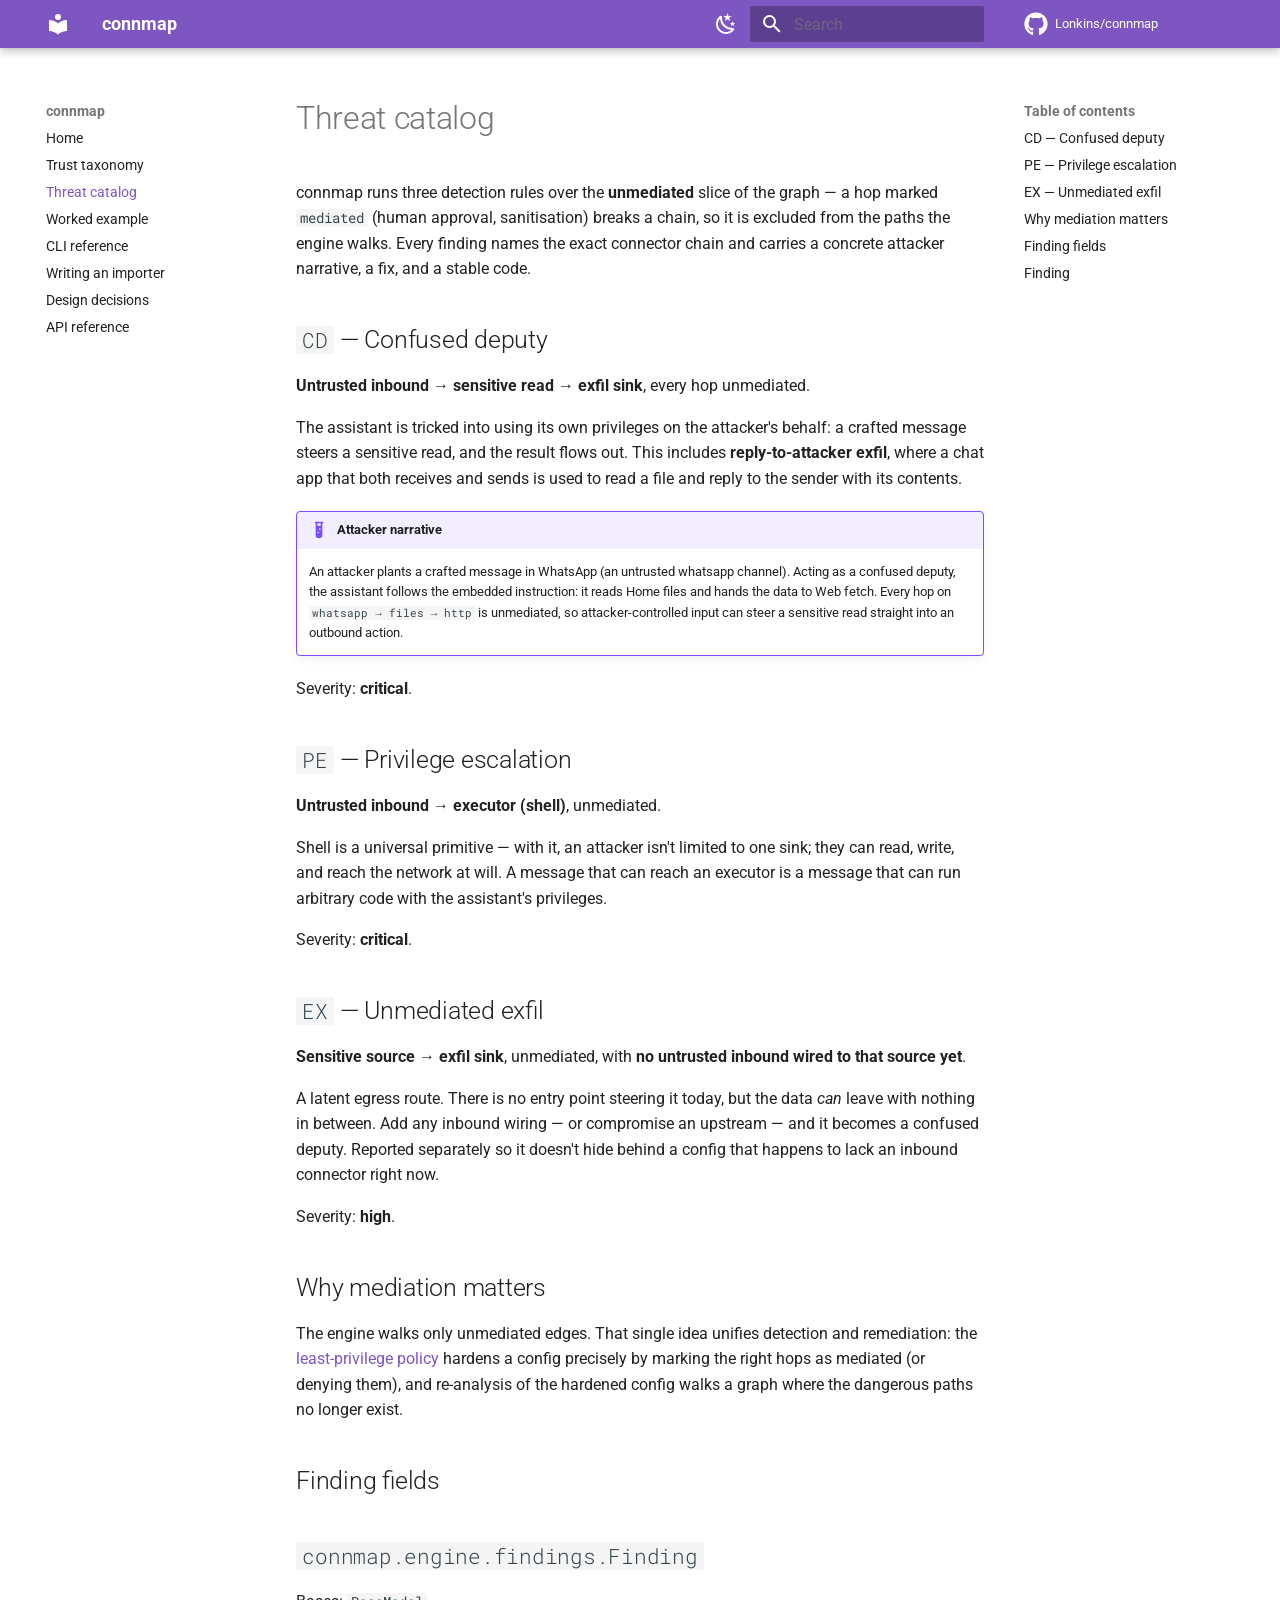
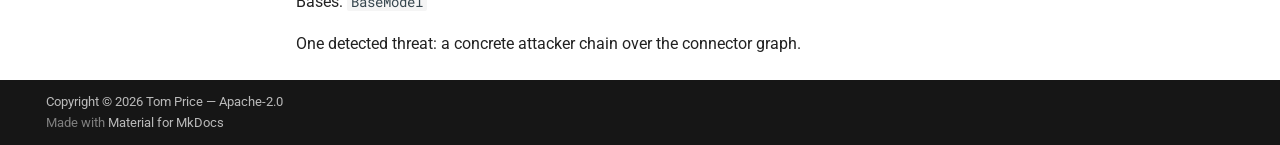
<file: threat-catalog/index.html>
<!doctype html>
<html lang="en" class="no-js">
  <head>
    
      <meta charset="utf-8">
      <meta name="viewport" content="width=device-width,initial-scale=1">
      
        <meta name="description" content="Data-flow threat mapping for local AI-assistant connectors">
      
      
      
        <link rel="canonical" href="https://lonkins.github.io/connmap/threat-catalog/">
      
      
        <link rel="prev" href="../trust-taxonomy/">
      
      
        <link rel="next" href="../example/">
      
      
        
      
      
      <link rel="icon" href="../assets/images/favicon.png">
      <meta name="generator" content="mkdocs-1.6.1, mkdocs-material-9.7.6">
    
    
      
        <title>Threat catalog - connmap</title>
      
    
    
      <link rel="stylesheet" href="../assets/stylesheets/main.484c7ddc.min.css">
      
        
        <link rel="stylesheet" href="../assets/stylesheets/palette.ab4e12ef.min.css">
      
      


    
    
      
    
    
      
        
        
        <link rel="preconnect" href="https://fonts.gstatic.com" crossorigin>
        <link rel="stylesheet" href="https://fonts.googleapis.com/css?family=Roboto:300,300i,400,400i,700,700i%7CRoboto+Mono:400,400i,700,700i&display=fallback">
        <style>:root{--md-text-font:"Roboto";--md-code-font:"Roboto Mono"}</style>
      
    
    
      <link rel="stylesheet" href="../assets/_mkdocstrings.css">
    
    <script>__md_scope=new URL("..",location),__md_hash=e=>[...e].reduce(((e,_)=>(e<<5)-e+_.charCodeAt(0)),0),__md_get=(e,_=localStorage,t=__md_scope)=>JSON.parse(_.getItem(t.pathname+"."+e)),__md_set=(e,_,t=localStorage,a=__md_scope)=>{try{t.setItem(a.pathname+"."+e,JSON.stringify(_))}catch(e){}}</script>
    
      

    
    
  </head>
  
  
    
    
      
    
    
    
    
    <body dir="ltr" data-md-color-scheme="default" data-md-color-primary="deep-purple" data-md-color-accent="deep-purple">
  
    
    <input class="md-toggle" data-md-toggle="drawer" type="checkbox" id="__drawer" autocomplete="off">
    <input class="md-toggle" data-md-toggle="search" type="checkbox" id="__search" autocomplete="off">
    <label class="md-overlay" for="__drawer"></label>
    <div data-md-component="skip">
      
        
        <a href="#threat-catalog" class="md-skip">
          Skip to content
        </a>
      
    </div>
    <div data-md-component="announce">
      
    </div>
    
    
      

  

<header class="md-header md-header--shadow" data-md-component="header">
  <nav class="md-header__inner md-grid" aria-label="Header">
    <a href=".." title="connmap" class="md-header__button md-logo" aria-label="connmap" data-md-component="logo">
      
  
  <svg xmlns="http://www.w3.org/2000/svg" viewBox="0 0 24 24"><path d="M12 8a3 3 0 0 0 3-3 3 3 0 0 0-3-3 3 3 0 0 0-3 3 3 3 0 0 0 3 3m0 3.54C9.64 9.35 6.5 8 3 8v11c3.5 0 6.64 1.35 9 3.54 2.36-2.19 5.5-3.54 9-3.54V8c-3.5 0-6.64 1.35-9 3.54"/></svg>

    </a>
    <label class="md-header__button md-icon" for="__drawer">
      
      <svg xmlns="http://www.w3.org/2000/svg" viewBox="0 0 24 24"><path d="M3 6h18v2H3zm0 5h18v2H3zm0 5h18v2H3z"/></svg>
    </label>
    <div class="md-header__title" data-md-component="header-title">
      <div class="md-header__ellipsis">
        <div class="md-header__topic">
          <span class="md-ellipsis">
            connmap
          </span>
        </div>
        <div class="md-header__topic" data-md-component="header-topic">
          <span class="md-ellipsis">
            
              Threat catalog
            
          </span>
        </div>
      </div>
    </div>
    
      
        <form class="md-header__option" data-md-component="palette">
  
    
    
    
    <input class="md-option" data-md-color-media="(prefers-color-scheme: light)" data-md-color-scheme="default" data-md-color-primary="deep-purple" data-md-color-accent="deep-purple"  aria-label="Switch to dark mode"  type="radio" name="__palette" id="__palette_0">
    
      <label class="md-header__button md-icon" title="Switch to dark mode" for="__palette_1" hidden>
        <svg xmlns="http://www.w3.org/2000/svg" viewBox="0 0 24 24"><path d="m17.75 4.09-2.53 1.94.91 3.06-2.63-1.81-2.63 1.81.91-3.06-2.53-1.94L12.44 4l1.06-3 1.06 3zm3.5 6.91-1.64 1.25.59 1.98-1.7-1.17-1.7 1.17.59-1.98L15.75 11l2.06-.05L18.5 9l.69 1.95zm-2.28 4.95c.83-.08 1.72 1.1 1.19 1.85-.32.45-.66.87-1.08 1.27C15.17 23 8.84 23 4.94 19.07c-3.91-3.9-3.91-10.24 0-14.14.4-.4.82-.76 1.27-1.08.75-.53 1.93.36 1.85 1.19-.27 2.86.69 5.83 2.89 8.02a9.96 9.96 0 0 0 8.02 2.89m-1.64 2.02a12.08 12.08 0 0 1-7.8-3.47c-2.17-2.19-3.33-5-3.49-7.82-2.81 3.14-2.7 7.96.31 10.98 3.02 3.01 7.84 3.12 10.98.31"/></svg>
      </label>
    
  
    
    
    
    <input class="md-option" data-md-color-media="(prefers-color-scheme: dark)" data-md-color-scheme="slate" data-md-color-primary="deep-purple" data-md-color-accent="deep-purple"  aria-label="Switch to light mode"  type="radio" name="__palette" id="__palette_1">
    
      <label class="md-header__button md-icon" title="Switch to light mode" for="__palette_0" hidden>
        <svg xmlns="http://www.w3.org/2000/svg" viewBox="0 0 24 24"><path d="M12 7a5 5 0 0 1 5 5 5 5 0 0 1-5 5 5 5 0 0 1-5-5 5 5 0 0 1 5-5m0 2a3 3 0 0 0-3 3 3 3 0 0 0 3 3 3 3 0 0 0 3-3 3 3 0 0 0-3-3m0-7 2.39 3.42C13.65 5.15 12.84 5 12 5s-1.65.15-2.39.42zM3.34 7l4.16-.35A7.2 7.2 0 0 0 5.94 8.5c-.44.74-.69 1.5-.83 2.29zm.02 10 1.76-3.77a7.131 7.131 0 0 0 2.38 4.14zM20.65 7l-1.77 3.79a7.02 7.02 0 0 0-2.38-4.15zm-.01 10-4.14.36c.59-.51 1.12-1.14 1.54-1.86.42-.73.69-1.5.83-2.29zM12 22l-2.41-3.44c.74.27 1.55.44 2.41.44.82 0 1.63-.17 2.37-.44z"/></svg>
      </label>
    
  
</form>
      
    
    
      <script>var palette=__md_get("__palette");if(palette&&palette.color){if("(prefers-color-scheme)"===palette.color.media){var media=matchMedia("(prefers-color-scheme: light)"),input=document.querySelector(media.matches?"[data-md-color-media='(prefers-color-scheme: light)']":"[data-md-color-media='(prefers-color-scheme: dark)']");palette.color.media=input.getAttribute("data-md-color-media"),palette.color.scheme=input.getAttribute("data-md-color-scheme"),palette.color.primary=input.getAttribute("data-md-color-primary"),palette.color.accent=input.getAttribute("data-md-color-accent")}for(var[key,value]of Object.entries(palette.color))document.body.setAttribute("data-md-color-"+key,value)}</script>
    
    
    
      
      
        <label class="md-header__button md-icon" for="__search">
          
          <svg xmlns="http://www.w3.org/2000/svg" viewBox="0 0 24 24"><path d="M9.5 3A6.5 6.5 0 0 1 16 9.5c0 1.61-.59 3.09-1.56 4.23l.27.27h.79l5 5-1.5 1.5-5-5v-.79l-.27-.27A6.52 6.52 0 0 1 9.5 16 6.5 6.5 0 0 1 3 9.5 6.5 6.5 0 0 1 9.5 3m0 2C7 5 5 7 5 9.5S7 14 9.5 14 14 12 14 9.5 12 5 9.5 5"/></svg>
        </label>
        <div class="md-search" data-md-component="search" role="dialog">
  <label class="md-search__overlay" for="__search"></label>
  <div class="md-search__inner" role="search">
    <form class="md-search__form" name="search">
      <input type="text" class="md-search__input" name="query" aria-label="Search" placeholder="Search" autocapitalize="off" autocorrect="off" autocomplete="off" spellcheck="false" data-md-component="search-query" required>
      <label class="md-search__icon md-icon" for="__search">
        
        <svg xmlns="http://www.w3.org/2000/svg" viewBox="0 0 24 24"><path d="M9.5 3A6.5 6.5 0 0 1 16 9.5c0 1.61-.59 3.09-1.56 4.23l.27.27h.79l5 5-1.5 1.5-5-5v-.79l-.27-.27A6.52 6.52 0 0 1 9.5 16 6.5 6.5 0 0 1 3 9.5 6.5 6.5 0 0 1 9.5 3m0 2C7 5 5 7 5 9.5S7 14 9.5 14 14 12 14 9.5 12 5 9.5 5"/></svg>
        
        <svg xmlns="http://www.w3.org/2000/svg" viewBox="0 0 24 24"><path d="M20 11v2H8l5.5 5.5-1.42 1.42L4.16 12l7.92-7.92L13.5 5.5 8 11z"/></svg>
      </label>
      <nav class="md-search__options" aria-label="Search">
        
        <button type="reset" class="md-search__icon md-icon" title="Clear" aria-label="Clear" tabindex="-1">
          
          <svg xmlns="http://www.w3.org/2000/svg" viewBox="0 0 24 24"><path d="M19 6.41 17.59 5 12 10.59 6.41 5 5 6.41 10.59 12 5 17.59 6.41 19 12 13.41 17.59 19 19 17.59 13.41 12z"/></svg>
        </button>
      </nav>
      
    </form>
    <div class="md-search__output">
      <div class="md-search__scrollwrap" tabindex="0" data-md-scrollfix>
        <div class="md-search-result" data-md-component="search-result">
          <div class="md-search-result__meta">
            Initializing search
          </div>
          <ol class="md-search-result__list" role="presentation"></ol>
        </div>
      </div>
    </div>
  </div>
</div>
      
    
    
      <div class="md-header__source">
        <a href="https://github.com/Lonkins/connmap" title="Go to repository" class="md-source" data-md-component="source">
  <div class="md-source__icon md-icon">
    
    <svg xmlns="http://www.w3.org/2000/svg" viewBox="0 0 512 512"><!--! Font Awesome Free 7.1.0 by @fontawesome - https://fontawesome.com License - https://fontawesome.com/license/free (Icons: CC BY 4.0, Fonts: SIL OFL 1.1, Code: MIT License) Copyright 2025 Fonticons, Inc.--><path d="M173.9 397.4c0 2-2.3 3.6-5.2 3.6-3.3.3-5.6-1.3-5.6-3.6 0-2 2.3-3.6 5.2-3.6 3-.3 5.6 1.3 5.6 3.6m-31.1-4.5c-.7 2 1.3 4.3 4.3 4.9 2.6 1 5.6 0 6.2-2s-1.3-4.3-4.3-5.2c-2.6-.7-5.5.3-6.2 2.3m44.2-1.7c-2.9.7-4.9 2.6-4.6 4.9.3 2 2.9 3.3 5.9 2.6 2.9-.7 4.9-2.6 4.6-4.6-.3-1.9-3-3.2-5.9-2.9M252.8 8C114.1 8 8 113.3 8 252c0 110.9 69.8 205.8 169.5 239.2 12.8 2.3 17.3-5.6 17.3-12.1 0-6.2-.3-40.4-.3-61.4 0 0-70 15-84.7-29.8 0 0-11.4-29.1-27.8-36.6 0 0-22.9-15.7 1.6-15.4 0 0 24.9 2 38.6 25.8 21.9 38.6 58.6 27.5 72.9 20.9 2.3-16 8.8-27.1 16-33.7-55.9-6.2-112.3-14.3-112.3-110.5 0-27.5 7.6-41.3 23.6-58.9-2.6-6.5-11.1-33.3 2.6-67.9 20.9-6.5 69 27 69 27 20-5.6 41.5-8.5 62.8-8.5s42.8 2.9 62.8 8.5c0 0 48.1-33.6 69-27 13.7 34.7 5.2 61.4 2.6 67.9 16 17.7 25.8 31.5 25.8 58.9 0 96.5-58.9 104.2-114.8 110.5 9.2 7.9 17 22.9 17 46.4 0 33.7-.3 75.4-.3 83.6 0 6.5 4.6 14.4 17.3 12.1C436.2 457.8 504 362.9 504 252 504 113.3 391.5 8 252.8 8M105.2 352.9c-1.3 1-1 3.3.7 5.2 1.6 1.6 3.9 2.3 5.2 1 1.3-1 1-3.3-.7-5.2-1.6-1.6-3.9-2.3-5.2-1m-10.8-8.1c-.7 1.3.3 2.9 2.3 3.9 1.6 1 3.6.7 4.3-.7.7-1.3-.3-2.9-2.3-3.9-2-.6-3.6-.3-4.3.7m32.4 35.6c-1.6 1.3-1 4.3 1.3 6.2 2.3 2.3 5.2 2.6 6.5 1 1.3-1.3.7-4.3-1.3-6.2-2.2-2.3-5.2-2.6-6.5-1m-11.4-14.7c-1.6 1-1.6 3.6 0 5.9s4.3 3.3 5.6 2.3c1.6-1.3 1.6-3.9 0-6.2-1.4-2.3-4-3.3-5.6-2"/></svg>
  </div>
  <div class="md-source__repository">
    Lonkins/connmap
  </div>
</a>
      </div>
    
  </nav>
  
</header>
    
    <div class="md-container" data-md-component="container">
      
      
        
          
        
      
      <main class="md-main" data-md-component="main">
        <div class="md-main__inner md-grid">
          
            
              
              <div class="md-sidebar md-sidebar--primary" data-md-component="sidebar" data-md-type="navigation" >
                <div class="md-sidebar__scrollwrap">
                  <div class="md-sidebar__inner">
                    



<nav class="md-nav md-nav--primary" aria-label="Navigation" data-md-level="0">
  <label class="md-nav__title" for="__drawer">
    <a href=".." title="connmap" class="md-nav__button md-logo" aria-label="connmap" data-md-component="logo">
      
  
  <svg xmlns="http://www.w3.org/2000/svg" viewBox="0 0 24 24"><path d="M12 8a3 3 0 0 0 3-3 3 3 0 0 0-3-3 3 3 0 0 0-3 3 3 3 0 0 0 3 3m0 3.54C9.64 9.35 6.5 8 3 8v11c3.5 0 6.64 1.35 9 3.54 2.36-2.19 5.5-3.54 9-3.54V8c-3.5 0-6.64 1.35-9 3.54"/></svg>

    </a>
    connmap
  </label>
  
    <div class="md-nav__source">
      <a href="https://github.com/Lonkins/connmap" title="Go to repository" class="md-source" data-md-component="source">
  <div class="md-source__icon md-icon">
    
    <svg xmlns="http://www.w3.org/2000/svg" viewBox="0 0 512 512"><!--! Font Awesome Free 7.1.0 by @fontawesome - https://fontawesome.com License - https://fontawesome.com/license/free (Icons: CC BY 4.0, Fonts: SIL OFL 1.1, Code: MIT License) Copyright 2025 Fonticons, Inc.--><path d="M173.9 397.4c0 2-2.3 3.6-5.2 3.6-3.3.3-5.6-1.3-5.6-3.6 0-2 2.3-3.6 5.2-3.6 3-.3 5.6 1.3 5.6 3.6m-31.1-4.5c-.7 2 1.3 4.3 4.3 4.9 2.6 1 5.6 0 6.2-2s-1.3-4.3-4.3-5.2c-2.6-.7-5.5.3-6.2 2.3m44.2-1.7c-2.9.7-4.9 2.6-4.6 4.9.3 2 2.9 3.3 5.9 2.6 2.9-.7 4.9-2.6 4.6-4.6-.3-1.9-3-3.2-5.9-2.9M252.8 8C114.1 8 8 113.3 8 252c0 110.9 69.8 205.8 169.5 239.2 12.8 2.3 17.3-5.6 17.3-12.1 0-6.2-.3-40.4-.3-61.4 0 0-70 15-84.7-29.8 0 0-11.4-29.1-27.8-36.6 0 0-22.9-15.7 1.6-15.4 0 0 24.9 2 38.6 25.8 21.9 38.6 58.6 27.5 72.9 20.9 2.3-16 8.8-27.1 16-33.7-55.9-6.2-112.3-14.3-112.3-110.5 0-27.5 7.6-41.3 23.6-58.9-2.6-6.5-11.1-33.3 2.6-67.9 20.9-6.5 69 27 69 27 20-5.6 41.5-8.5 62.8-8.5s42.8 2.9 62.8 8.5c0 0 48.1-33.6 69-27 13.7 34.7 5.2 61.4 2.6 67.9 16 17.7 25.8 31.5 25.8 58.9 0 96.5-58.9 104.2-114.8 110.5 9.2 7.9 17 22.9 17 46.4 0 33.7-.3 75.4-.3 83.6 0 6.5 4.6 14.4 17.3 12.1C436.2 457.8 504 362.9 504 252 504 113.3 391.5 8 252.8 8M105.2 352.9c-1.3 1-1 3.3.7 5.2 1.6 1.6 3.9 2.3 5.2 1 1.3-1 1-3.3-.7-5.2-1.6-1.6-3.9-2.3-5.2-1m-10.8-8.1c-.7 1.3.3 2.9 2.3 3.9 1.6 1 3.6.7 4.3-.7.7-1.3-.3-2.9-2.3-3.9-2-.6-3.6-.3-4.3.7m32.4 35.6c-1.6 1.3-1 4.3 1.3 6.2 2.3 2.3 5.2 2.6 6.5 1 1.3-1.3.7-4.3-1.3-6.2-2.2-2.3-5.2-2.6-6.5-1m-11.4-14.7c-1.6 1-1.6 3.6 0 5.9s4.3 3.3 5.6 2.3c1.6-1.3 1.6-3.9 0-6.2-1.4-2.3-4-3.3-5.6-2"/></svg>
  </div>
  <div class="md-source__repository">
    Lonkins/connmap
  </div>
</a>
    </div>
  
  <ul class="md-nav__list" data-md-scrollfix>
    
      
      
  
  
  
  
    <li class="md-nav__item">
      <a href=".." class="md-nav__link">
        
  
  
  <span class="md-ellipsis">
    
  
    Home
  

    
  </span>
  
  

      </a>
    </li>
  

    
      
      
  
  
  
  
    <li class="md-nav__item">
      <a href="../trust-taxonomy/" class="md-nav__link">
        
  
  
  <span class="md-ellipsis">
    
  
    Trust taxonomy
  

    
  </span>
  
  

      </a>
    </li>
  

    
      
      
  
  
    
  
  
  
    <li class="md-nav__item md-nav__item--active">
      
      <input class="md-nav__toggle md-toggle" type="checkbox" id="__toc">
      
      
        
      
      
        <label class="md-nav__link md-nav__link--active" for="__toc">
          
  
  
  <span class="md-ellipsis">
    
  
    Threat catalog
  

    
  </span>
  
  

          <span class="md-nav__icon md-icon"></span>
        </label>
      
      <a href="./" class="md-nav__link md-nav__link--active">
        
  
  
  <span class="md-ellipsis">
    
  
    Threat catalog
  

    
  </span>
  
  

      </a>
      
        

<nav class="md-nav md-nav--secondary" aria-label="Table of contents">
  
  
  
    
  
  
    <label class="md-nav__title" for="__toc">
      <span class="md-nav__icon md-icon"></span>
      Table of contents
    </label>
    <ul class="md-nav__list" data-md-component="toc" data-md-scrollfix>
      
        <li class="md-nav__item">
  <a href="#cd-confused-deputy" class="md-nav__link">
    <span class="md-ellipsis">
      
        CD — Confused deputy
      
    </span>
  </a>
  
</li>
      
        <li class="md-nav__item">
  <a href="#pe-privilege-escalation" class="md-nav__link">
    <span class="md-ellipsis">
      
        PE — Privilege escalation
      
    </span>
  </a>
  
</li>
      
        <li class="md-nav__item">
  <a href="#ex-unmediated-exfil" class="md-nav__link">
    <span class="md-ellipsis">
      
        EX — Unmediated exfil
      
    </span>
  </a>
  
</li>
      
        <li class="md-nav__item">
  <a href="#why-mediation-matters" class="md-nav__link">
    <span class="md-ellipsis">
      
        Why mediation matters
      
    </span>
  </a>
  
</li>
      
        <li class="md-nav__item">
  <a href="#finding-fields" class="md-nav__link">
    <span class="md-ellipsis">
      
        Finding fields
      
    </span>
  </a>
  
</li>
      
        <li class="md-nav__item">
  <a href="#connmap.engine.findings.Finding" class="md-nav__link">
    <span class="md-ellipsis">
      
        Finding
      
    </span>
  </a>
  
</li>
      
    </ul>
  
</nav>
      
    </li>
  

    
      
      
  
  
  
  
    <li class="md-nav__item">
      <a href="../example/" class="md-nav__link">
        
  
  
  <span class="md-ellipsis">
    
  
    Worked example
  

    
  </span>
  
  

      </a>
    </li>
  

    
      
      
  
  
  
  
    <li class="md-nav__item">
      <a href="../cli/" class="md-nav__link">
        
  
  
  <span class="md-ellipsis">
    
  
    CLI reference
  

    
  </span>
  
  

      </a>
    </li>
  

    
      
      
  
  
  
  
    <li class="md-nav__item">
      <a href="../importers/" class="md-nav__link">
        
  
  
  <span class="md-ellipsis">
    
  
    Writing an importer
  

    
  </span>
  
  

      </a>
    </li>
  

    
      
      
  
  
  
  
    <li class="md-nav__item">
      <a href="../decisions/" class="md-nav__link">
        
  
  
  <span class="md-ellipsis">
    
  
    Design decisions
  

    
  </span>
  
  

      </a>
    </li>
  

    
      
      
  
  
  
  
    <li class="md-nav__item">
      <a href="../api/" class="md-nav__link">
        
  
  
  <span class="md-ellipsis">
    
  
    API reference
  

    
  </span>
  
  

      </a>
    </li>
  

    
  </ul>
</nav>
                  </div>
                </div>
              </div>
            
            
              
              <div class="md-sidebar md-sidebar--secondary" data-md-component="sidebar" data-md-type="toc" >
                <div class="md-sidebar__scrollwrap">
                  <div class="md-sidebar__inner">
                    

<nav class="md-nav md-nav--secondary" aria-label="Table of contents">
  
  
  
    
  
  
    <label class="md-nav__title" for="__toc">
      <span class="md-nav__icon md-icon"></span>
      Table of contents
    </label>
    <ul class="md-nav__list" data-md-component="toc" data-md-scrollfix>
      
        <li class="md-nav__item">
  <a href="#cd-confused-deputy" class="md-nav__link">
    <span class="md-ellipsis">
      
        CD — Confused deputy
      
    </span>
  </a>
  
</li>
      
        <li class="md-nav__item">
  <a href="#pe-privilege-escalation" class="md-nav__link">
    <span class="md-ellipsis">
      
        PE — Privilege escalation
      
    </span>
  </a>
  
</li>
      
        <li class="md-nav__item">
  <a href="#ex-unmediated-exfil" class="md-nav__link">
    <span class="md-ellipsis">
      
        EX — Unmediated exfil
      
    </span>
  </a>
  
</li>
      
        <li class="md-nav__item">
  <a href="#why-mediation-matters" class="md-nav__link">
    <span class="md-ellipsis">
      
        Why mediation matters
      
    </span>
  </a>
  
</li>
      
        <li class="md-nav__item">
  <a href="#finding-fields" class="md-nav__link">
    <span class="md-ellipsis">
      
        Finding fields
      
    </span>
  </a>
  
</li>
      
        <li class="md-nav__item">
  <a href="#connmap.engine.findings.Finding" class="md-nav__link">
    <span class="md-ellipsis">
      
        Finding
      
    </span>
  </a>
  
</li>
      
    </ul>
  
</nav>
                  </div>
                </div>
              </div>
            
          
          
            <div class="md-content" data-md-component="content">
              
              <article class="md-content__inner md-typeset">
                
                  


  
  


<h1 id="threat-catalog">Threat catalog<a class="headerlink" href="#threat-catalog" title="Permanent link">&para;</a></h1>
<p>connmap runs three detection rules over the <strong>unmediated</strong> slice of the graph —
a hop marked <code>mediated</code> (human approval, sanitisation) breaks a chain, so it is
excluded from the paths the engine walks. Every finding names the exact
connector chain and carries a concrete attacker narrative, a fix, and a stable
code.</p>
<h2 id="cd-confused-deputy"><code>CD</code> — Confused deputy<a class="headerlink" href="#cd-confused-deputy" title="Permanent link">&para;</a></h2>
<p><strong>Untrusted inbound → sensitive read → exfil sink</strong>, every hop unmediated.</p>
<p>The assistant is tricked into using its own privileges on the attacker's behalf:
a crafted message steers a sensitive read, and the result flows out. This
includes <strong>reply-to-attacker exfil</strong>, where a chat app that both receives and
sends is used to read a file and reply to the sender with its contents.</p>
<div class="admonition example">
<p class="admonition-title">Attacker narrative</p>
<p>An attacker plants a crafted message in WhatsApp (an untrusted whatsapp
channel). Acting as a confused deputy, the assistant follows the embedded
instruction: it reads Home files and hands the data to Web fetch. Every hop
on <code>whatsapp → files → http</code> is unmediated, so attacker-controlled input can
steer a sensitive read straight into an outbound action.</p>
</div>
<p>Severity: <strong>critical</strong>.</p>
<h2 id="pe-privilege-escalation"><code>PE</code> — Privilege escalation<a class="headerlink" href="#pe-privilege-escalation" title="Permanent link">&para;</a></h2>
<p><strong>Untrusted inbound → executor (shell)</strong>, unmediated.</p>
<p>Shell is a universal primitive — with it, an attacker isn't limited to one
sink; they can read, write, and reach the network at will. A message that can
reach an executor is a message that can run arbitrary code with the assistant's
privileges.</p>
<p>Severity: <strong>critical</strong>.</p>
<h2 id="ex-unmediated-exfil"><code>EX</code> — Unmediated exfil<a class="headerlink" href="#ex-unmediated-exfil" title="Permanent link">&para;</a></h2>
<p><strong>Sensitive source → exfil sink</strong>, unmediated, with <strong>no untrusted inbound
wired to that source yet</strong>.</p>
<p>A latent egress route. There is no entry point steering it today, but the data
<em>can</em> leave with nothing in between. Add any inbound wiring — or compromise an
upstream — and it becomes a confused deputy. Reported separately so it doesn't
hide behind a config that happens to lack an inbound connector right now.</p>
<p>Severity: <strong>high</strong>.</p>
<h2 id="why-mediation-matters">Why mediation matters<a class="headerlink" href="#why-mediation-matters" title="Permanent link">&para;</a></h2>
<p>The engine walks only unmediated edges. That single idea unifies detection and
remediation: the <a href="../example/">least-privilege policy</a> hardens a config precisely
by marking the right hops as mediated (or denying them), and re-analysis of the
hardened config walks a graph where the dangerous paths no longer exist.</p>
<h2 id="finding-fields">Finding fields<a class="headerlink" href="#finding-fields" title="Permanent link">&para;</a></h2>


<div class="doc doc-object doc-class">



<h2 id="connmap.engine.findings.Finding" class="doc doc-heading">
            <code>connmap.engine.findings.Finding</code>


<a href="#connmap.engine.findings.Finding" class="headerlink" title="Permanent link">&para;</a></h2>


    <div class="doc doc-contents first">
            <p class="doc doc-class-bases">
              Bases: <code><span title="pydantic.BaseModel">BaseModel</span></code></p>



        <p>One detected threat: a concrete attacker chain over the connector graph.</p>











<div class="doc doc-children">












  </div>

    </div>

</div>












                
              </article>
            </div>
          
          
<script>var target=document.getElementById(location.hash.slice(1));target&&target.name&&(target.checked=target.name.startsWith("__tabbed_"))</script>
        </div>
        
          <button type="button" class="md-top md-icon" data-md-component="top" hidden>
  
  <svg xmlns="http://www.w3.org/2000/svg" viewBox="0 0 24 24"><path d="M13 20h-2V8l-5.5 5.5-1.42-1.42L12 4.16l7.92 7.92-1.42 1.42L13 8z"/></svg>
  Back to top
</button>
        
      </main>
      
        <footer class="md-footer">
  
  <div class="md-footer-meta md-typeset">
    <div class="md-footer-meta__inner md-grid">
      <div class="md-copyright">
  
    <div class="md-copyright__highlight">
      Copyright &copy; 2026 Tom Price — Apache-2.0
    </div>
  
  
    Made with
    <a href="https://squidfunk.github.io/mkdocs-material/" target="_blank" rel="noopener">
      Material for MkDocs
    </a>
  
</div>
      
    </div>
  </div>
</footer>
      
    </div>
    <div class="md-dialog" data-md-component="dialog">
      <div class="md-dialog__inner md-typeset"></div>
    </div>
    
    
    
      
      
      <script id="__config" type="application/json">{"annotate": null, "base": "..", "features": ["navigation.sections", "navigation.top", "navigation.tracking", "content.code.copy", "toc.follow"], "search": "../assets/javascripts/workers/search.2c215733.min.js", "tags": null, "translations": {"clipboard.copied": "Copied to clipboard", "clipboard.copy": "Copy to clipboard", "search.result.more.one": "1 more on this page", "search.result.more.other": "# more on this page", "search.result.none": "No matching documents", "search.result.one": "1 matching document", "search.result.other": "# matching documents", "search.result.placeholder": "Type to start searching", "search.result.term.missing": "Missing", "select.version": "Select version"}, "version": null}</script>
    
    
      <script src="../assets/javascripts/bundle.79ae519e.min.js"></script>
      
    
  </body>
</html>
</file>
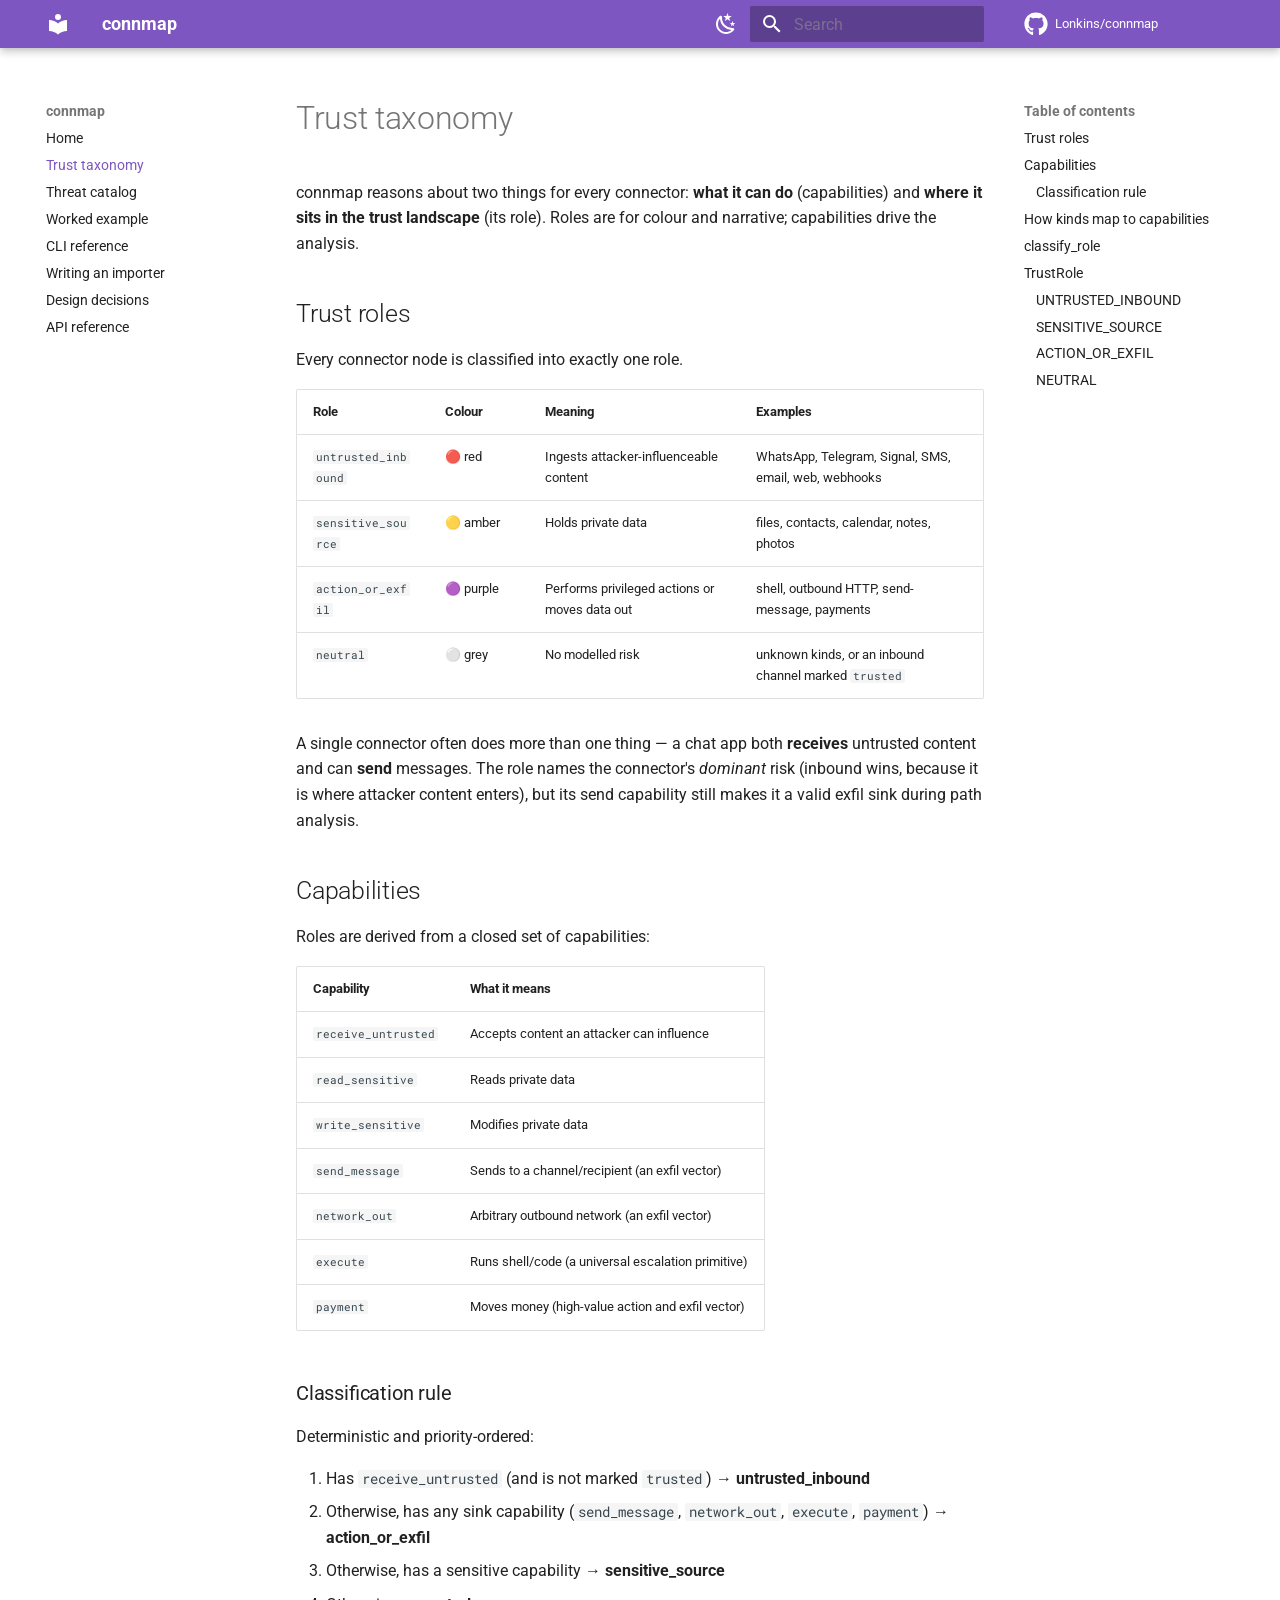
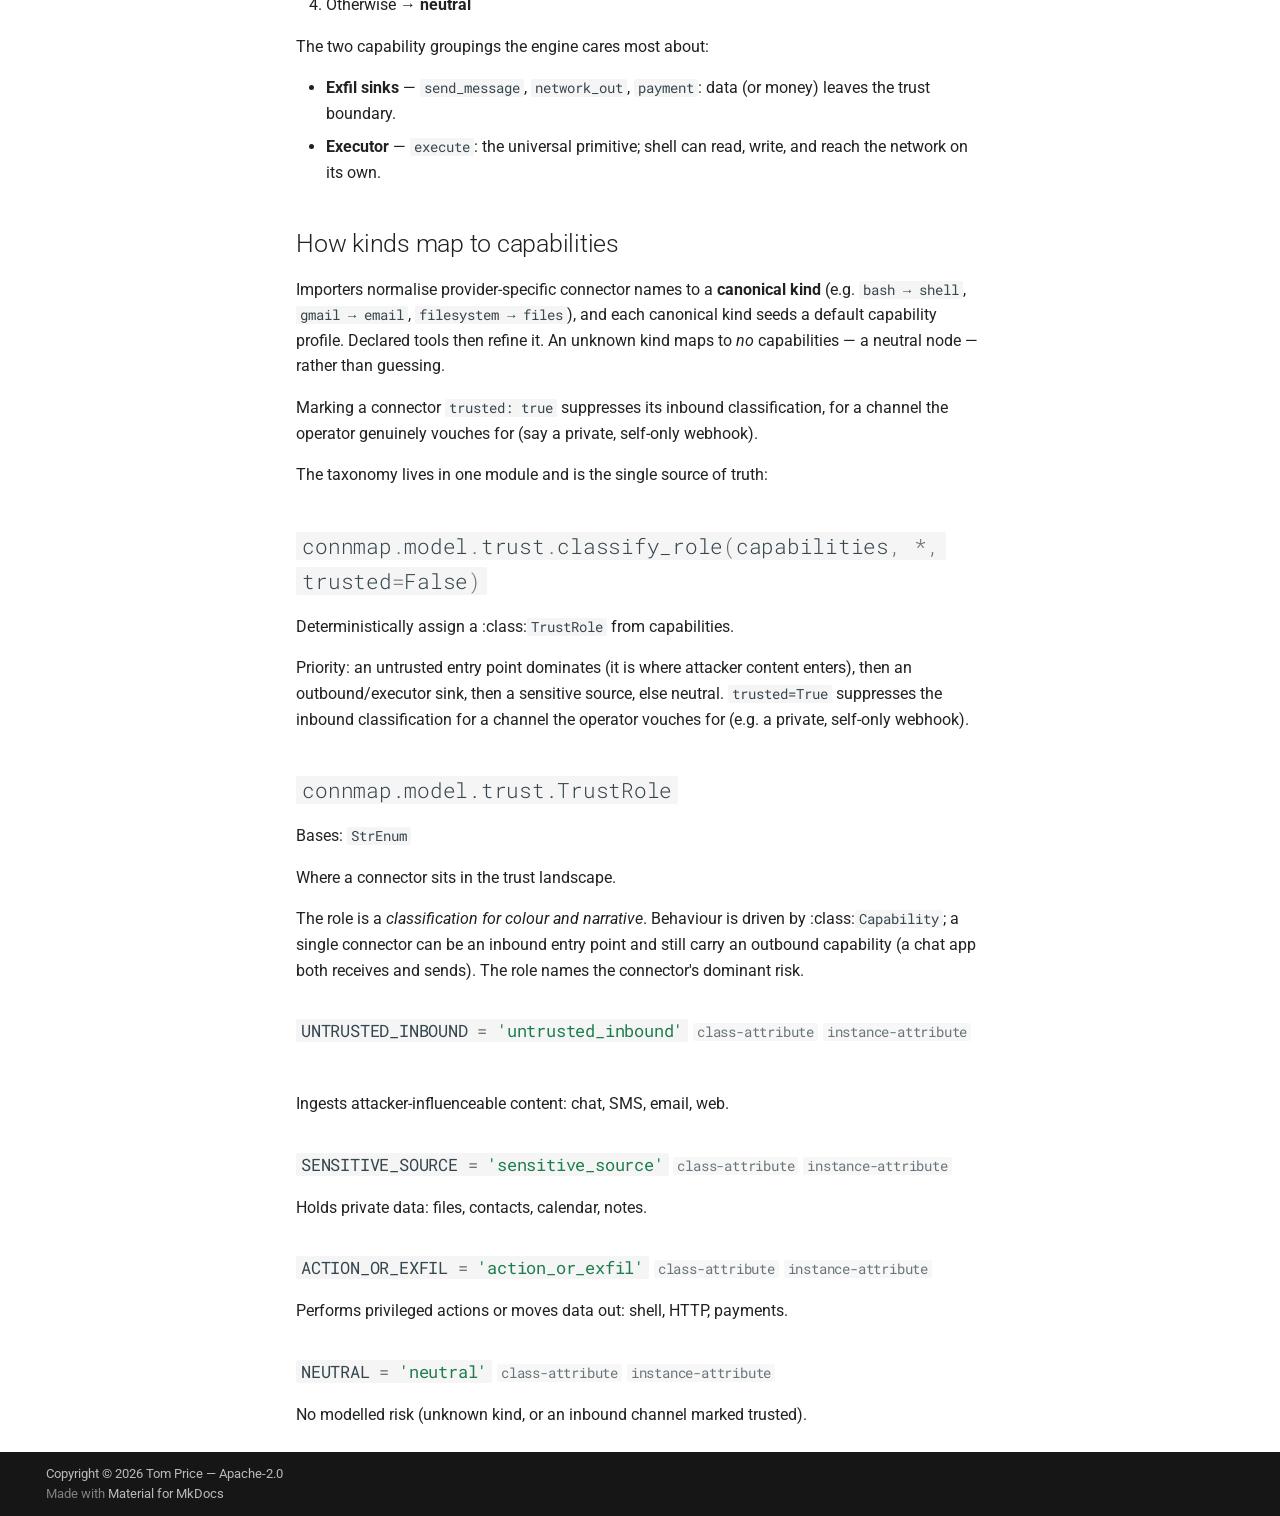
<file: trust-taxonomy/index.html>
<!doctype html>
<html lang="en" class="no-js">
  <head>
    
      <meta charset="utf-8">
      <meta name="viewport" content="width=device-width,initial-scale=1">
      
        <meta name="description" content="Data-flow threat mapping for local AI-assistant connectors">
      
      
      
        <link rel="canonical" href="https://lonkins.github.io/connmap/trust-taxonomy/">
      
      
        <link rel="prev" href="..">
      
      
        <link rel="next" href="../threat-catalog/">
      
      
        
      
      
      <link rel="icon" href="../assets/images/favicon.png">
      <meta name="generator" content="mkdocs-1.6.1, mkdocs-material-9.7.6">
    
    
      
        <title>Trust taxonomy - connmap</title>
      
    
    
      <link rel="stylesheet" href="../assets/stylesheets/main.484c7ddc.min.css">
      
        
        <link rel="stylesheet" href="../assets/stylesheets/palette.ab4e12ef.min.css">
      
      


    
    
      
    
    
      
        
        
        <link rel="preconnect" href="https://fonts.gstatic.com" crossorigin>
        <link rel="stylesheet" href="https://fonts.googleapis.com/css?family=Roboto:300,300i,400,400i,700,700i%7CRoboto+Mono:400,400i,700,700i&display=fallback">
        <style>:root{--md-text-font:"Roboto";--md-code-font:"Roboto Mono"}</style>
      
    
    
      <link rel="stylesheet" href="../assets/_mkdocstrings.css">
    
    <script>__md_scope=new URL("..",location),__md_hash=e=>[...e].reduce(((e,_)=>(e<<5)-e+_.charCodeAt(0)),0),__md_get=(e,_=localStorage,t=__md_scope)=>JSON.parse(_.getItem(t.pathname+"."+e)),__md_set=(e,_,t=localStorage,a=__md_scope)=>{try{t.setItem(a.pathname+"."+e,JSON.stringify(_))}catch(e){}}</script>
    
      

    
    
  </head>
  
  
    
    
      
    
    
    
    
    <body dir="ltr" data-md-color-scheme="default" data-md-color-primary="deep-purple" data-md-color-accent="deep-purple">
  
    
    <input class="md-toggle" data-md-toggle="drawer" type="checkbox" id="__drawer" autocomplete="off">
    <input class="md-toggle" data-md-toggle="search" type="checkbox" id="__search" autocomplete="off">
    <label class="md-overlay" for="__drawer"></label>
    <div data-md-component="skip">
      
        
        <a href="#trust-taxonomy" class="md-skip">
          Skip to content
        </a>
      
    </div>
    <div data-md-component="announce">
      
    </div>
    
    
      

  

<header class="md-header md-header--shadow" data-md-component="header">
  <nav class="md-header__inner md-grid" aria-label="Header">
    <a href=".." title="connmap" class="md-header__button md-logo" aria-label="connmap" data-md-component="logo">
      
  
  <svg xmlns="http://www.w3.org/2000/svg" viewBox="0 0 24 24"><path d="M12 8a3 3 0 0 0 3-3 3 3 0 0 0-3-3 3 3 0 0 0-3 3 3 3 0 0 0 3 3m0 3.54C9.64 9.35 6.5 8 3 8v11c3.5 0 6.64 1.35 9 3.54 2.36-2.19 5.5-3.54 9-3.54V8c-3.5 0-6.64 1.35-9 3.54"/></svg>

    </a>
    <label class="md-header__button md-icon" for="__drawer">
      
      <svg xmlns="http://www.w3.org/2000/svg" viewBox="0 0 24 24"><path d="M3 6h18v2H3zm0 5h18v2H3zm0 5h18v2H3z"/></svg>
    </label>
    <div class="md-header__title" data-md-component="header-title">
      <div class="md-header__ellipsis">
        <div class="md-header__topic">
          <span class="md-ellipsis">
            connmap
          </span>
        </div>
        <div class="md-header__topic" data-md-component="header-topic">
          <span class="md-ellipsis">
            
              Trust taxonomy
            
          </span>
        </div>
      </div>
    </div>
    
      
        <form class="md-header__option" data-md-component="palette">
  
    
    
    
    <input class="md-option" data-md-color-media="(prefers-color-scheme: light)" data-md-color-scheme="default" data-md-color-primary="deep-purple" data-md-color-accent="deep-purple"  aria-label="Switch to dark mode"  type="radio" name="__palette" id="__palette_0">
    
      <label class="md-header__button md-icon" title="Switch to dark mode" for="__palette_1" hidden>
        <svg xmlns="http://www.w3.org/2000/svg" viewBox="0 0 24 24"><path d="m17.75 4.09-2.53 1.94.91 3.06-2.63-1.81-2.63 1.81.91-3.06-2.53-1.94L12.44 4l1.06-3 1.06 3zm3.5 6.91-1.64 1.25.59 1.98-1.7-1.17-1.7 1.17.59-1.98L15.75 11l2.06-.05L18.5 9l.69 1.95zm-2.28 4.95c.83-.08 1.72 1.1 1.19 1.85-.32.45-.66.87-1.08 1.27C15.17 23 8.84 23 4.94 19.07c-3.91-3.9-3.91-10.24 0-14.14.4-.4.82-.76 1.27-1.08.75-.53 1.93.36 1.85 1.19-.27 2.86.69 5.83 2.89 8.02a9.96 9.96 0 0 0 8.02 2.89m-1.64 2.02a12.08 12.08 0 0 1-7.8-3.47c-2.17-2.19-3.33-5-3.49-7.82-2.81 3.14-2.7 7.96.31 10.98 3.02 3.01 7.84 3.12 10.98.31"/></svg>
      </label>
    
  
    
    
    
    <input class="md-option" data-md-color-media="(prefers-color-scheme: dark)" data-md-color-scheme="slate" data-md-color-primary="deep-purple" data-md-color-accent="deep-purple"  aria-label="Switch to light mode"  type="radio" name="__palette" id="__palette_1">
    
      <label class="md-header__button md-icon" title="Switch to light mode" for="__palette_0" hidden>
        <svg xmlns="http://www.w3.org/2000/svg" viewBox="0 0 24 24"><path d="M12 7a5 5 0 0 1 5 5 5 5 0 0 1-5 5 5 5 0 0 1-5-5 5 5 0 0 1 5-5m0 2a3 3 0 0 0-3 3 3 3 0 0 0 3 3 3 3 0 0 0 3-3 3 3 0 0 0-3-3m0-7 2.39 3.42C13.65 5.15 12.84 5 12 5s-1.65.15-2.39.42zM3.34 7l4.16-.35A7.2 7.2 0 0 0 5.94 8.5c-.44.74-.69 1.5-.83 2.29zm.02 10 1.76-3.77a7.131 7.131 0 0 0 2.38 4.14zM20.65 7l-1.77 3.79a7.02 7.02 0 0 0-2.38-4.15zm-.01 10-4.14.36c.59-.51 1.12-1.14 1.54-1.86.42-.73.69-1.5.83-2.29zM12 22l-2.41-3.44c.74.27 1.55.44 2.41.44.82 0 1.63-.17 2.37-.44z"/></svg>
      </label>
    
  
</form>
      
    
    
      <script>var palette=__md_get("__palette");if(palette&&palette.color){if("(prefers-color-scheme)"===palette.color.media){var media=matchMedia("(prefers-color-scheme: light)"),input=document.querySelector(media.matches?"[data-md-color-media='(prefers-color-scheme: light)']":"[data-md-color-media='(prefers-color-scheme: dark)']");palette.color.media=input.getAttribute("data-md-color-media"),palette.color.scheme=input.getAttribute("data-md-color-scheme"),palette.color.primary=input.getAttribute("data-md-color-primary"),palette.color.accent=input.getAttribute("data-md-color-accent")}for(var[key,value]of Object.entries(palette.color))document.body.setAttribute("data-md-color-"+key,value)}</script>
    
    
    
      
      
        <label class="md-header__button md-icon" for="__search">
          
          <svg xmlns="http://www.w3.org/2000/svg" viewBox="0 0 24 24"><path d="M9.5 3A6.5 6.5 0 0 1 16 9.5c0 1.61-.59 3.09-1.56 4.23l.27.27h.79l5 5-1.5 1.5-5-5v-.79l-.27-.27A6.52 6.52 0 0 1 9.5 16 6.5 6.5 0 0 1 3 9.5 6.5 6.5 0 0 1 9.5 3m0 2C7 5 5 7 5 9.5S7 14 9.5 14 14 12 14 9.5 12 5 9.5 5"/></svg>
        </label>
        <div class="md-search" data-md-component="search" role="dialog">
  <label class="md-search__overlay" for="__search"></label>
  <div class="md-search__inner" role="search">
    <form class="md-search__form" name="search">
      <input type="text" class="md-search__input" name="query" aria-label="Search" placeholder="Search" autocapitalize="off" autocorrect="off" autocomplete="off" spellcheck="false" data-md-component="search-query" required>
      <label class="md-search__icon md-icon" for="__search">
        
        <svg xmlns="http://www.w3.org/2000/svg" viewBox="0 0 24 24"><path d="M9.5 3A6.5 6.5 0 0 1 16 9.5c0 1.61-.59 3.09-1.56 4.23l.27.27h.79l5 5-1.5 1.5-5-5v-.79l-.27-.27A6.52 6.52 0 0 1 9.5 16 6.5 6.5 0 0 1 3 9.5 6.5 6.5 0 0 1 9.5 3m0 2C7 5 5 7 5 9.5S7 14 9.5 14 14 12 14 9.5 12 5 9.5 5"/></svg>
        
        <svg xmlns="http://www.w3.org/2000/svg" viewBox="0 0 24 24"><path d="M20 11v2H8l5.5 5.5-1.42 1.42L4.16 12l7.92-7.92L13.5 5.5 8 11z"/></svg>
      </label>
      <nav class="md-search__options" aria-label="Search">
        
        <button type="reset" class="md-search__icon md-icon" title="Clear" aria-label="Clear" tabindex="-1">
          
          <svg xmlns="http://www.w3.org/2000/svg" viewBox="0 0 24 24"><path d="M19 6.41 17.59 5 12 10.59 6.41 5 5 6.41 10.59 12 5 17.59 6.41 19 12 13.41 17.59 19 19 17.59 13.41 12z"/></svg>
        </button>
      </nav>
      
    </form>
    <div class="md-search__output">
      <div class="md-search__scrollwrap" tabindex="0" data-md-scrollfix>
        <div class="md-search-result" data-md-component="search-result">
          <div class="md-search-result__meta">
            Initializing search
          </div>
          <ol class="md-search-result__list" role="presentation"></ol>
        </div>
      </div>
    </div>
  </div>
</div>
      
    
    
      <div class="md-header__source">
        <a href="https://github.com/Lonkins/connmap" title="Go to repository" class="md-source" data-md-component="source">
  <div class="md-source__icon md-icon">
    
    <svg xmlns="http://www.w3.org/2000/svg" viewBox="0 0 512 512"><!--! Font Awesome Free 7.1.0 by @fontawesome - https://fontawesome.com License - https://fontawesome.com/license/free (Icons: CC BY 4.0, Fonts: SIL OFL 1.1, Code: MIT License) Copyright 2025 Fonticons, Inc.--><path d="M173.9 397.4c0 2-2.3 3.6-5.2 3.6-3.3.3-5.6-1.3-5.6-3.6 0-2 2.3-3.6 5.2-3.6 3-.3 5.6 1.3 5.6 3.6m-31.1-4.5c-.7 2 1.3 4.3 4.3 4.9 2.6 1 5.6 0 6.2-2s-1.3-4.3-4.3-5.2c-2.6-.7-5.5.3-6.2 2.3m44.2-1.7c-2.9.7-4.9 2.6-4.6 4.9.3 2 2.9 3.3 5.9 2.6 2.9-.7 4.9-2.6 4.6-4.6-.3-1.9-3-3.2-5.9-2.9M252.8 8C114.1 8 8 113.3 8 252c0 110.9 69.8 205.8 169.5 239.2 12.8 2.3 17.3-5.6 17.3-12.1 0-6.2-.3-40.4-.3-61.4 0 0-70 15-84.7-29.8 0 0-11.4-29.1-27.8-36.6 0 0-22.9-15.7 1.6-15.4 0 0 24.9 2 38.6 25.8 21.9 38.6 58.6 27.5 72.9 20.9 2.3-16 8.8-27.1 16-33.7-55.9-6.2-112.3-14.3-112.3-110.5 0-27.5 7.6-41.3 23.6-58.9-2.6-6.5-11.1-33.3 2.6-67.9 20.9-6.5 69 27 69 27 20-5.6 41.5-8.5 62.8-8.5s42.8 2.9 62.8 8.5c0 0 48.1-33.6 69-27 13.7 34.7 5.2 61.4 2.6 67.9 16 17.7 25.8 31.5 25.8 58.9 0 96.5-58.9 104.2-114.8 110.5 9.2 7.9 17 22.9 17 46.4 0 33.7-.3 75.4-.3 83.6 0 6.5 4.6 14.4 17.3 12.1C436.2 457.8 504 362.9 504 252 504 113.3 391.5 8 252.8 8M105.2 352.9c-1.3 1-1 3.3.7 5.2 1.6 1.6 3.9 2.3 5.2 1 1.3-1 1-3.3-.7-5.2-1.6-1.6-3.9-2.3-5.2-1m-10.8-8.1c-.7 1.3.3 2.9 2.3 3.9 1.6 1 3.6.7 4.3-.7.7-1.3-.3-2.9-2.3-3.9-2-.6-3.6-.3-4.3.7m32.4 35.6c-1.6 1.3-1 4.3 1.3 6.2 2.3 2.3 5.2 2.6 6.5 1 1.3-1.3.7-4.3-1.3-6.2-2.2-2.3-5.2-2.6-6.5-1m-11.4-14.7c-1.6 1-1.6 3.6 0 5.9s4.3 3.3 5.6 2.3c1.6-1.3 1.6-3.9 0-6.2-1.4-2.3-4-3.3-5.6-2"/></svg>
  </div>
  <div class="md-source__repository">
    Lonkins/connmap
  </div>
</a>
      </div>
    
  </nav>
  
</header>
    
    <div class="md-container" data-md-component="container">
      
      
        
          
        
      
      <main class="md-main" data-md-component="main">
        <div class="md-main__inner md-grid">
          
            
              
              <div class="md-sidebar md-sidebar--primary" data-md-component="sidebar" data-md-type="navigation" >
                <div class="md-sidebar__scrollwrap">
                  <div class="md-sidebar__inner">
                    



<nav class="md-nav md-nav--primary" aria-label="Navigation" data-md-level="0">
  <label class="md-nav__title" for="__drawer">
    <a href=".." title="connmap" class="md-nav__button md-logo" aria-label="connmap" data-md-component="logo">
      
  
  <svg xmlns="http://www.w3.org/2000/svg" viewBox="0 0 24 24"><path d="M12 8a3 3 0 0 0 3-3 3 3 0 0 0-3-3 3 3 0 0 0-3 3 3 3 0 0 0 3 3m0 3.54C9.64 9.35 6.5 8 3 8v11c3.5 0 6.64 1.35 9 3.54 2.36-2.19 5.5-3.54 9-3.54V8c-3.5 0-6.64 1.35-9 3.54"/></svg>

    </a>
    connmap
  </label>
  
    <div class="md-nav__source">
      <a href="https://github.com/Lonkins/connmap" title="Go to repository" class="md-source" data-md-component="source">
  <div class="md-source__icon md-icon">
    
    <svg xmlns="http://www.w3.org/2000/svg" viewBox="0 0 512 512"><!--! Font Awesome Free 7.1.0 by @fontawesome - https://fontawesome.com License - https://fontawesome.com/license/free (Icons: CC BY 4.0, Fonts: SIL OFL 1.1, Code: MIT License) Copyright 2025 Fonticons, Inc.--><path d="M173.9 397.4c0 2-2.3 3.6-5.2 3.6-3.3.3-5.6-1.3-5.6-3.6 0-2 2.3-3.6 5.2-3.6 3-.3 5.6 1.3 5.6 3.6m-31.1-4.5c-.7 2 1.3 4.3 4.3 4.9 2.6 1 5.6 0 6.2-2s-1.3-4.3-4.3-5.2c-2.6-.7-5.5.3-6.2 2.3m44.2-1.7c-2.9.7-4.9 2.6-4.6 4.9.3 2 2.9 3.3 5.9 2.6 2.9-.7 4.9-2.6 4.6-4.6-.3-1.9-3-3.2-5.9-2.9M252.8 8C114.1 8 8 113.3 8 252c0 110.9 69.8 205.8 169.5 239.2 12.8 2.3 17.3-5.6 17.3-12.1 0-6.2-.3-40.4-.3-61.4 0 0-70 15-84.7-29.8 0 0-11.4-29.1-27.8-36.6 0 0-22.9-15.7 1.6-15.4 0 0 24.9 2 38.6 25.8 21.9 38.6 58.6 27.5 72.9 20.9 2.3-16 8.8-27.1 16-33.7-55.9-6.2-112.3-14.3-112.3-110.5 0-27.5 7.6-41.3 23.6-58.9-2.6-6.5-11.1-33.3 2.6-67.9 20.9-6.5 69 27 69 27 20-5.6 41.5-8.5 62.8-8.5s42.8 2.9 62.8 8.5c0 0 48.1-33.6 69-27 13.7 34.7 5.2 61.4 2.6 67.9 16 17.7 25.8 31.5 25.8 58.9 0 96.5-58.9 104.2-114.8 110.5 9.2 7.9 17 22.9 17 46.4 0 33.7-.3 75.4-.3 83.6 0 6.5 4.6 14.4 17.3 12.1C436.2 457.8 504 362.9 504 252 504 113.3 391.5 8 252.8 8M105.2 352.9c-1.3 1-1 3.3.7 5.2 1.6 1.6 3.9 2.3 5.2 1 1.3-1 1-3.3-.7-5.2-1.6-1.6-3.9-2.3-5.2-1m-10.8-8.1c-.7 1.3.3 2.9 2.3 3.9 1.6 1 3.6.7 4.3-.7.7-1.3-.3-2.9-2.3-3.9-2-.6-3.6-.3-4.3.7m32.4 35.6c-1.6 1.3-1 4.3 1.3 6.2 2.3 2.3 5.2 2.6 6.5 1 1.3-1.3.7-4.3-1.3-6.2-2.2-2.3-5.2-2.6-6.5-1m-11.4-14.7c-1.6 1-1.6 3.6 0 5.9s4.3 3.3 5.6 2.3c1.6-1.3 1.6-3.9 0-6.2-1.4-2.3-4-3.3-5.6-2"/></svg>
  </div>
  <div class="md-source__repository">
    Lonkins/connmap
  </div>
</a>
    </div>
  
  <ul class="md-nav__list" data-md-scrollfix>
    
      
      
  
  
  
  
    <li class="md-nav__item">
      <a href=".." class="md-nav__link">
        
  
  
  <span class="md-ellipsis">
    
  
    Home
  

    
  </span>
  
  

      </a>
    </li>
  

    
      
      
  
  
    
  
  
  
    <li class="md-nav__item md-nav__item--active">
      
      <input class="md-nav__toggle md-toggle" type="checkbox" id="__toc">
      
      
        
      
      
        <label class="md-nav__link md-nav__link--active" for="__toc">
          
  
  
  <span class="md-ellipsis">
    
  
    Trust taxonomy
  

    
  </span>
  
  

          <span class="md-nav__icon md-icon"></span>
        </label>
      
      <a href="./" class="md-nav__link md-nav__link--active">
        
  
  
  <span class="md-ellipsis">
    
  
    Trust taxonomy
  

    
  </span>
  
  

      </a>
      
        

<nav class="md-nav md-nav--secondary" aria-label="Table of contents">
  
  
  
    
  
  
    <label class="md-nav__title" for="__toc">
      <span class="md-nav__icon md-icon"></span>
      Table of contents
    </label>
    <ul class="md-nav__list" data-md-component="toc" data-md-scrollfix>
      
        <li class="md-nav__item">
  <a href="#trust-roles" class="md-nav__link">
    <span class="md-ellipsis">
      
        Trust roles
      
    </span>
  </a>
  
</li>
      
        <li class="md-nav__item">
  <a href="#capabilities" class="md-nav__link">
    <span class="md-ellipsis">
      
        Capabilities
      
    </span>
  </a>
  
    <nav class="md-nav" aria-label="Capabilities">
      <ul class="md-nav__list">
        
          <li class="md-nav__item">
  <a href="#classification-rule" class="md-nav__link">
    <span class="md-ellipsis">
      
        Classification rule
      
    </span>
  </a>
  
</li>
        
      </ul>
    </nav>
  
</li>
      
        <li class="md-nav__item">
  <a href="#how-kinds-map-to-capabilities" class="md-nav__link">
    <span class="md-ellipsis">
      
        How kinds map to capabilities
      
    </span>
  </a>
  
</li>
      
        <li class="md-nav__item">
  <a href="#connmap.model.trust.classify_role" class="md-nav__link">
    <span class="md-ellipsis">
      
        classify_role
      
    </span>
  </a>
  
</li>
      
        <li class="md-nav__item">
  <a href="#connmap.model.trust.TrustRole" class="md-nav__link">
    <span class="md-ellipsis">
      
        TrustRole
      
    </span>
  </a>
  
    <nav class="md-nav" aria-label="TrustRole">
      <ul class="md-nav__list">
        
          <li class="md-nav__item">
  <a href="#connmap.model.trust.TrustRole.UNTRUSTED_INBOUND" class="md-nav__link">
    <span class="md-ellipsis">
      
        UNTRUSTED_INBOUND
      
    </span>
  </a>
  
</li>
        
          <li class="md-nav__item">
  <a href="#connmap.model.trust.TrustRole.SENSITIVE_SOURCE" class="md-nav__link">
    <span class="md-ellipsis">
      
        SENSITIVE_SOURCE
      
    </span>
  </a>
  
</li>
        
          <li class="md-nav__item">
  <a href="#connmap.model.trust.TrustRole.ACTION_OR_EXFIL" class="md-nav__link">
    <span class="md-ellipsis">
      
        ACTION_OR_EXFIL
      
    </span>
  </a>
  
</li>
        
          <li class="md-nav__item">
  <a href="#connmap.model.trust.TrustRole.NEUTRAL" class="md-nav__link">
    <span class="md-ellipsis">
      
        NEUTRAL
      
    </span>
  </a>
  
</li>
        
      </ul>
    </nav>
  
</li>
      
    </ul>
  
</nav>
      
    </li>
  

    
      
      
  
  
  
  
    <li class="md-nav__item">
      <a href="../threat-catalog/" class="md-nav__link">
        
  
  
  <span class="md-ellipsis">
    
  
    Threat catalog
  

    
  </span>
  
  

      </a>
    </li>
  

    
      
      
  
  
  
  
    <li class="md-nav__item">
      <a href="../example/" class="md-nav__link">
        
  
  
  <span class="md-ellipsis">
    
  
    Worked example
  

    
  </span>
  
  

      </a>
    </li>
  

    
      
      
  
  
  
  
    <li class="md-nav__item">
      <a href="../cli/" class="md-nav__link">
        
  
  
  <span class="md-ellipsis">
    
  
    CLI reference
  

    
  </span>
  
  

      </a>
    </li>
  

    
      
      
  
  
  
  
    <li class="md-nav__item">
      <a href="../importers/" class="md-nav__link">
        
  
  
  <span class="md-ellipsis">
    
  
    Writing an importer
  

    
  </span>
  
  

      </a>
    </li>
  

    
      
      
  
  
  
  
    <li class="md-nav__item">
      <a href="../decisions/" class="md-nav__link">
        
  
  
  <span class="md-ellipsis">
    
  
    Design decisions
  

    
  </span>
  
  

      </a>
    </li>
  

    
      
      
  
  
  
  
    <li class="md-nav__item">
      <a href="../api/" class="md-nav__link">
        
  
  
  <span class="md-ellipsis">
    
  
    API reference
  

    
  </span>
  
  

      </a>
    </li>
  

    
  </ul>
</nav>
                  </div>
                </div>
              </div>
            
            
              
              <div class="md-sidebar md-sidebar--secondary" data-md-component="sidebar" data-md-type="toc" >
                <div class="md-sidebar__scrollwrap">
                  <div class="md-sidebar__inner">
                    

<nav class="md-nav md-nav--secondary" aria-label="Table of contents">
  
  
  
    
  
  
    <label class="md-nav__title" for="__toc">
      <span class="md-nav__icon md-icon"></span>
      Table of contents
    </label>
    <ul class="md-nav__list" data-md-component="toc" data-md-scrollfix>
      
        <li class="md-nav__item">
  <a href="#trust-roles" class="md-nav__link">
    <span class="md-ellipsis">
      
        Trust roles
      
    </span>
  </a>
  
</li>
      
        <li class="md-nav__item">
  <a href="#capabilities" class="md-nav__link">
    <span class="md-ellipsis">
      
        Capabilities
      
    </span>
  </a>
  
    <nav class="md-nav" aria-label="Capabilities">
      <ul class="md-nav__list">
        
          <li class="md-nav__item">
  <a href="#classification-rule" class="md-nav__link">
    <span class="md-ellipsis">
      
        Classification rule
      
    </span>
  </a>
  
</li>
        
      </ul>
    </nav>
  
</li>
      
        <li class="md-nav__item">
  <a href="#how-kinds-map-to-capabilities" class="md-nav__link">
    <span class="md-ellipsis">
      
        How kinds map to capabilities
      
    </span>
  </a>
  
</li>
      
        <li class="md-nav__item">
  <a href="#connmap.model.trust.classify_role" class="md-nav__link">
    <span class="md-ellipsis">
      
        classify_role
      
    </span>
  </a>
  
</li>
      
        <li class="md-nav__item">
  <a href="#connmap.model.trust.TrustRole" class="md-nav__link">
    <span class="md-ellipsis">
      
        TrustRole
      
    </span>
  </a>
  
    <nav class="md-nav" aria-label="TrustRole">
      <ul class="md-nav__list">
        
          <li class="md-nav__item">
  <a href="#connmap.model.trust.TrustRole.UNTRUSTED_INBOUND" class="md-nav__link">
    <span class="md-ellipsis">
      
        UNTRUSTED_INBOUND
      
    </span>
  </a>
  
</li>
        
          <li class="md-nav__item">
  <a href="#connmap.model.trust.TrustRole.SENSITIVE_SOURCE" class="md-nav__link">
    <span class="md-ellipsis">
      
        SENSITIVE_SOURCE
      
    </span>
  </a>
  
</li>
        
          <li class="md-nav__item">
  <a href="#connmap.model.trust.TrustRole.ACTION_OR_EXFIL" class="md-nav__link">
    <span class="md-ellipsis">
      
        ACTION_OR_EXFIL
      
    </span>
  </a>
  
</li>
        
          <li class="md-nav__item">
  <a href="#connmap.model.trust.TrustRole.NEUTRAL" class="md-nav__link">
    <span class="md-ellipsis">
      
        NEUTRAL
      
    </span>
  </a>
  
</li>
        
      </ul>
    </nav>
  
</li>
      
    </ul>
  
</nav>
                  </div>
                </div>
              </div>
            
          
          
            <div class="md-content" data-md-component="content">
              
              <article class="md-content__inner md-typeset">
                
                  


  
  


<h1 id="trust-taxonomy">Trust taxonomy<a class="headerlink" href="#trust-taxonomy" title="Permanent link">&para;</a></h1>
<p>connmap reasons about two things for every connector: <strong>what it can do</strong>
(capabilities) and <strong>where it sits in the trust landscape</strong> (its role). Roles
are for colour and narrative; capabilities drive the analysis.</p>
<h2 id="trust-roles">Trust roles<a class="headerlink" href="#trust-roles" title="Permanent link">&para;</a></h2>
<p>Every connector node is classified into exactly one role.</p>
<table>
<thead>
<tr>
<th>Role</th>
<th>Colour</th>
<th>Meaning</th>
<th>Examples</th>
</tr>
</thead>
<tbody>
<tr>
<td><code>untrusted_inbound</code></td>
<td>🔴 red</td>
<td>Ingests attacker-influenceable content</td>
<td>WhatsApp, Telegram, Signal, SMS, email, web, webhooks</td>
</tr>
<tr>
<td><code>sensitive_source</code></td>
<td>🟡 amber</td>
<td>Holds private data</td>
<td>files, contacts, calendar, notes, photos</td>
</tr>
<tr>
<td><code>action_or_exfil</code></td>
<td>🟣 purple</td>
<td>Performs privileged actions or moves data out</td>
<td>shell, outbound HTTP, send-message, payments</td>
</tr>
<tr>
<td><code>neutral</code></td>
<td>⚪ grey</td>
<td>No modelled risk</td>
<td>unknown kinds, or an inbound channel marked <code>trusted</code></td>
</tr>
</tbody>
</table>
<p>A single connector often does more than one thing — a chat app both <strong>receives</strong>
untrusted content and can <strong>send</strong> messages. The role names the connector's
<em>dominant</em> risk (inbound wins, because it is where attacker content enters), but
its send capability still makes it a valid exfil sink during path analysis.</p>
<h2 id="capabilities">Capabilities<a class="headerlink" href="#capabilities" title="Permanent link">&para;</a></h2>
<p>Roles are derived from a closed set of capabilities:</p>
<table>
<thead>
<tr>
<th>Capability</th>
<th>What it means</th>
</tr>
</thead>
<tbody>
<tr>
<td><code>receive_untrusted</code></td>
<td>Accepts content an attacker can influence</td>
</tr>
<tr>
<td><code>read_sensitive</code></td>
<td>Reads private data</td>
</tr>
<tr>
<td><code>write_sensitive</code></td>
<td>Modifies private data</td>
</tr>
<tr>
<td><code>send_message</code></td>
<td>Sends to a channel/recipient (an exfil vector)</td>
</tr>
<tr>
<td><code>network_out</code></td>
<td>Arbitrary outbound network (an exfil vector)</td>
</tr>
<tr>
<td><code>execute</code></td>
<td>Runs shell/code (a universal escalation primitive)</td>
</tr>
<tr>
<td><code>payment</code></td>
<td>Moves money (high-value action and exfil vector)</td>
</tr>
</tbody>
</table>
<h3 id="classification-rule">Classification rule<a class="headerlink" href="#classification-rule" title="Permanent link">&para;</a></h3>
<p>Deterministic and priority-ordered:</p>
<ol>
<li>Has <code>receive_untrusted</code> (and is not marked <code>trusted</code>) → <strong>untrusted_inbound</strong></li>
<li>Otherwise, has any sink capability (<code>send_message</code>, <code>network_out</code>, <code>execute</code>,
   <code>payment</code>) → <strong>action_or_exfil</strong></li>
<li>Otherwise, has a sensitive capability → <strong>sensitive_source</strong></li>
<li>Otherwise → <strong>neutral</strong></li>
</ol>
<p>The two capability groupings the engine cares most about:</p>
<ul>
<li><strong>Exfil sinks</strong> — <code>send_message</code>, <code>network_out</code>, <code>payment</code>: data (or money)
  leaves the trust boundary.</li>
<li><strong>Executor</strong> — <code>execute</code>: the universal primitive; shell can read, write, and
  reach the network on its own.</li>
</ul>
<h2 id="how-kinds-map-to-capabilities">How kinds map to capabilities<a class="headerlink" href="#how-kinds-map-to-capabilities" title="Permanent link">&para;</a></h2>
<p>Importers normalise provider-specific connector names to a <strong>canonical kind</strong>
(e.g. <code>bash → shell</code>, <code>gmail → email</code>, <code>filesystem → files</code>), and each canonical
kind seeds a default capability profile. Declared tools then refine it. An
unknown kind maps to <em>no</em> capabilities — a neutral node — rather than guessing.</p>
<p>Marking a connector <code>trusted: true</code> suppresses its inbound classification, for a
channel the operator genuinely vouches for (say a private, self-only webhook).</p>
<p>The taxonomy lives in one module and is the single source of truth:</p>


<div class="doc doc-object doc-function">


<h2 id="connmap.model.trust.classify_role" class="doc doc-heading">
            <code class="highlight language-python"><span class="n">connmap</span><span class="o">.</span><span class="n">model</span><span class="o">.</span><span class="n">trust</span><span class="o">.</span><span class="n">classify_role</span><span class="p">(</span><span class="n">capabilities</span><span class="p">,</span> <span class="o">*</span><span class="p">,</span> <span class="n">trusted</span><span class="o">=</span><span class="kc">False</span><span class="p">)</span></code>

<a href="#connmap.model.trust.classify_role" class="headerlink" title="Permanent link">&para;</a></h2>


    <div class="doc doc-contents first">

        <p>Deterministically assign a :class:<code>TrustRole</code> from capabilities.</p>
<p>Priority: an untrusted entry point dominates (it is where attacker content
enters), then an outbound/executor sink, then a sensitive source, else
neutral. <code>trusted=True</code> suppresses the inbound classification for a
channel the operator vouches for (e.g. a private, self-only webhook).</p>


    </div>

</div>

<div class="doc doc-object doc-class">



<h2 id="connmap.model.trust.TrustRole" class="doc doc-heading">
            <code>connmap.model.trust.TrustRole</code>


<a href="#connmap.model.trust.TrustRole" class="headerlink" title="Permanent link">&para;</a></h2>


    <div class="doc doc-contents first">
            <p class="doc doc-class-bases">
              Bases: <code><span title="enum.StrEnum">StrEnum</span></code></p>



        <p>Where a connector sits in the trust landscape.</p>
<p>The role is a <em>classification for colour and narrative</em>. Behaviour is
driven by :class:<code>Capability</code>; a single connector can be an inbound entry
point and still carry an outbound capability (a chat app both receives and
sends). The role names the connector's dominant risk.</p>











<div class="doc doc-children">







<div class="doc doc-object doc-attribute">



<h3 id="connmap.model.trust.TrustRole.UNTRUSTED_INBOUND" class="doc doc-heading">
            <code class="highlight language-python"><span class="n">UNTRUSTED_INBOUND</span> <span class="o">=</span> <span class="s1">&#39;untrusted_inbound&#39;</span></code>

  <span class="doc doc-labels">
      <small class="doc doc-label doc-label-class-attribute"><code>class-attribute</code></small>
      <small class="doc doc-label doc-label-instance-attribute"><code>instance-attribute</code></small>
  </span>

<a href="#connmap.model.trust.TrustRole.UNTRUSTED_INBOUND" class="headerlink" title="Permanent link">&para;</a></h3>


    <div class="doc doc-contents ">

        <p>Ingests attacker-influenceable content: chat, SMS, email, web.</p>

    </div>

</div>

<div class="doc doc-object doc-attribute">



<h3 id="connmap.model.trust.TrustRole.SENSITIVE_SOURCE" class="doc doc-heading">
            <code class="highlight language-python"><span class="n">SENSITIVE_SOURCE</span> <span class="o">=</span> <span class="s1">&#39;sensitive_source&#39;</span></code>

  <span class="doc doc-labels">
      <small class="doc doc-label doc-label-class-attribute"><code>class-attribute</code></small>
      <small class="doc doc-label doc-label-instance-attribute"><code>instance-attribute</code></small>
  </span>

<a href="#connmap.model.trust.TrustRole.SENSITIVE_SOURCE" class="headerlink" title="Permanent link">&para;</a></h3>


    <div class="doc doc-contents ">

        <p>Holds private data: files, contacts, calendar, notes.</p>

    </div>

</div>

<div class="doc doc-object doc-attribute">



<h3 id="connmap.model.trust.TrustRole.ACTION_OR_EXFIL" class="doc doc-heading">
            <code class="highlight language-python"><span class="n">ACTION_OR_EXFIL</span> <span class="o">=</span> <span class="s1">&#39;action_or_exfil&#39;</span></code>

  <span class="doc doc-labels">
      <small class="doc doc-label doc-label-class-attribute"><code>class-attribute</code></small>
      <small class="doc doc-label doc-label-instance-attribute"><code>instance-attribute</code></small>
  </span>

<a href="#connmap.model.trust.TrustRole.ACTION_OR_EXFIL" class="headerlink" title="Permanent link">&para;</a></h3>


    <div class="doc doc-contents ">

        <p>Performs privileged actions or moves data out: shell, HTTP, payments.</p>

    </div>

</div>

<div class="doc doc-object doc-attribute">



<h3 id="connmap.model.trust.TrustRole.NEUTRAL" class="doc doc-heading">
            <code class="highlight language-python"><span class="n">NEUTRAL</span> <span class="o">=</span> <span class="s1">&#39;neutral&#39;</span></code>

  <span class="doc doc-labels">
      <small class="doc doc-label doc-label-class-attribute"><code>class-attribute</code></small>
      <small class="doc doc-label doc-label-instance-attribute"><code>instance-attribute</code></small>
  </span>

<a href="#connmap.model.trust.TrustRole.NEUTRAL" class="headerlink" title="Permanent link">&para;</a></h3>


    <div class="doc doc-contents ">

        <p>No modelled risk (unknown kind, or an inbound channel marked trusted).</p>

    </div>

</div>






  </div>

    </div>

</div>












                
              </article>
            </div>
          
          
<script>var target=document.getElementById(location.hash.slice(1));target&&target.name&&(target.checked=target.name.startsWith("__tabbed_"))</script>
        </div>
        
          <button type="button" class="md-top md-icon" data-md-component="top" hidden>
  
  <svg xmlns="http://www.w3.org/2000/svg" viewBox="0 0 24 24"><path d="M13 20h-2V8l-5.5 5.5-1.42-1.42L12 4.16l7.92 7.92-1.42 1.42L13 8z"/></svg>
  Back to top
</button>
        
      </main>
      
        <footer class="md-footer">
  
  <div class="md-footer-meta md-typeset">
    <div class="md-footer-meta__inner md-grid">
      <div class="md-copyright">
  
    <div class="md-copyright__highlight">
      Copyright &copy; 2026 Tom Price — Apache-2.0
    </div>
  
  
    Made with
    <a href="https://squidfunk.github.io/mkdocs-material/" target="_blank" rel="noopener">
      Material for MkDocs
    </a>
  
</div>
      
    </div>
  </div>
</footer>
      
    </div>
    <div class="md-dialog" data-md-component="dialog">
      <div class="md-dialog__inner md-typeset"></div>
    </div>
    
    
    
      
      
      <script id="__config" type="application/json">{"annotate": null, "base": "..", "features": ["navigation.sections", "navigation.top", "navigation.tracking", "content.code.copy", "toc.follow"], "search": "../assets/javascripts/workers/search.2c215733.min.js", "tags": null, "translations": {"clipboard.copied": "Copied to clipboard", "clipboard.copy": "Copy to clipboard", "search.result.more.one": "1 more on this page", "search.result.more.other": "# more on this page", "search.result.none": "No matching documents", "search.result.one": "1 matching document", "search.result.other": "# matching documents", "search.result.placeholder": "Type to start searching", "search.result.term.missing": "Missing", "select.version": "Select version"}, "version": null}</script>
    
    
      <script src="../assets/javascripts/bundle.79ae519e.min.js"></script>
      
    
  </body>
</html>
</file>
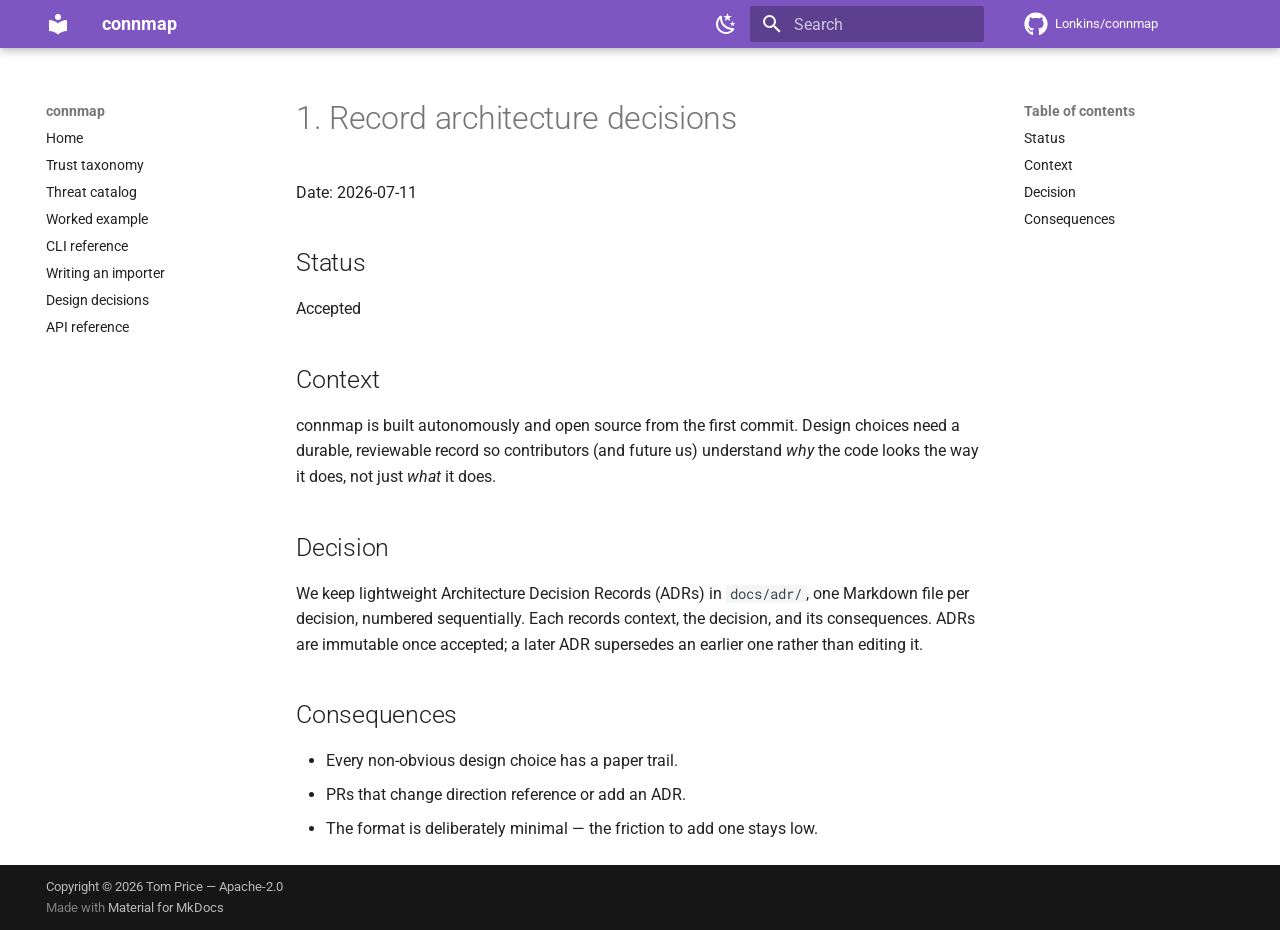
<file: adr/0001-record-architecture-decisions/index.html>
<!doctype html>
<html lang="en" class="no-js">
  <head>
    
      <meta charset="utf-8">
      <meta name="viewport" content="width=device-width,initial-scale=1">
      
        <meta name="description" content="Data-flow threat mapping for local AI-assistant connectors">
      
      
      
        <link rel="canonical" href="https://lonkins.github.io/connmap/adr/0001-record-architecture-decisions/">
      
      
      
      
        
      
      
      <link rel="icon" href="../../assets/images/favicon.png">
      <meta name="generator" content="mkdocs-1.6.1, mkdocs-material-9.7.6">
    
    
      
        <title>1. Record architecture decisions - connmap</title>
      
    
    
      <link rel="stylesheet" href="../../assets/stylesheets/main.484c7ddc.min.css">
      
        
        <link rel="stylesheet" href="../../assets/stylesheets/palette.ab4e12ef.min.css">
      
      


    
    
      
    
    
      
        
        
        <link rel="preconnect" href="https://fonts.gstatic.com" crossorigin>
        <link rel="stylesheet" href="https://fonts.googleapis.com/css?family=Roboto:300,300i,400,400i,700,700i%7CRoboto+Mono:400,400i,700,700i&display=fallback">
        <style>:root{--md-text-font:"Roboto";--md-code-font:"Roboto Mono"}</style>
      
    
    
      <link rel="stylesheet" href="../../assets/_mkdocstrings.css">
    
    <script>__md_scope=new URL("../..",location),__md_hash=e=>[...e].reduce(((e,_)=>(e<<5)-e+_.charCodeAt(0)),0),__md_get=(e,_=localStorage,t=__md_scope)=>JSON.parse(_.getItem(t.pathname+"."+e)),__md_set=(e,_,t=localStorage,a=__md_scope)=>{try{t.setItem(a.pathname+"."+e,JSON.stringify(_))}catch(e){}}</script>
    
      

    
    
  </head>
  
  
    
    
      
    
    
    
    
    <body dir="ltr" data-md-color-scheme="default" data-md-color-primary="deep-purple" data-md-color-accent="deep-purple">
  
    
    <input class="md-toggle" data-md-toggle="drawer" type="checkbox" id="__drawer" autocomplete="off">
    <input class="md-toggle" data-md-toggle="search" type="checkbox" id="__search" autocomplete="off">
    <label class="md-overlay" for="__drawer"></label>
    <div data-md-component="skip">
      
        
        <a href="#1-record-architecture-decisions" class="md-skip">
          Skip to content
        </a>
      
    </div>
    <div data-md-component="announce">
      
    </div>
    
    
      

  

<header class="md-header md-header--shadow" data-md-component="header">
  <nav class="md-header__inner md-grid" aria-label="Header">
    <a href="../.." title="connmap" class="md-header__button md-logo" aria-label="connmap" data-md-component="logo">
      
  
  <svg xmlns="http://www.w3.org/2000/svg" viewBox="0 0 24 24"><path d="M12 8a3 3 0 0 0 3-3 3 3 0 0 0-3-3 3 3 0 0 0-3 3 3 3 0 0 0 3 3m0 3.54C9.64 9.35 6.5 8 3 8v11c3.5 0 6.64 1.35 9 3.54 2.36-2.19 5.5-3.54 9-3.54V8c-3.5 0-6.64 1.35-9 3.54"/></svg>

    </a>
    <label class="md-header__button md-icon" for="__drawer">
      
      <svg xmlns="http://www.w3.org/2000/svg" viewBox="0 0 24 24"><path d="M3 6h18v2H3zm0 5h18v2H3zm0 5h18v2H3z"/></svg>
    </label>
    <div class="md-header__title" data-md-component="header-title">
      <div class="md-header__ellipsis">
        <div class="md-header__topic">
          <span class="md-ellipsis">
            connmap
          </span>
        </div>
        <div class="md-header__topic" data-md-component="header-topic">
          <span class="md-ellipsis">
            
              1. Record architecture decisions
            
          </span>
        </div>
      </div>
    </div>
    
      
        <form class="md-header__option" data-md-component="palette">
  
    
    
    
    <input class="md-option" data-md-color-media="(prefers-color-scheme: light)" data-md-color-scheme="default" data-md-color-primary="deep-purple" data-md-color-accent="deep-purple"  aria-label="Switch to dark mode"  type="radio" name="__palette" id="__palette_0">
    
      <label class="md-header__button md-icon" title="Switch to dark mode" for="__palette_1" hidden>
        <svg xmlns="http://www.w3.org/2000/svg" viewBox="0 0 24 24"><path d="m17.75 4.09-2.53 1.94.91 3.06-2.63-1.81-2.63 1.81.91-3.06-2.53-1.94L12.44 4l1.06-3 1.06 3zm3.5 6.91-1.64 1.25.59 1.98-1.7-1.17-1.7 1.17.59-1.98L15.75 11l2.06-.05L18.5 9l.69 1.95zm-2.28 4.95c.83-.08 1.72 1.1 1.19 1.85-.32.45-.66.87-1.08 1.27C15.17 23 8.84 23 4.94 19.07c-3.91-3.9-3.91-10.24 0-14.14.4-.4.82-.76 1.27-1.08.75-.53 1.93.36 1.85 1.19-.27 2.86.69 5.83 2.89 8.02a9.96 9.96 0 0 0 8.02 2.89m-1.64 2.02a12.08 12.08 0 0 1-7.8-3.47c-2.17-2.19-3.33-5-3.49-7.82-2.81 3.14-2.7 7.96.31 10.98 3.02 3.01 7.84 3.12 10.98.31"/></svg>
      </label>
    
  
    
    
    
    <input class="md-option" data-md-color-media="(prefers-color-scheme: dark)" data-md-color-scheme="slate" data-md-color-primary="deep-purple" data-md-color-accent="deep-purple"  aria-label="Switch to light mode"  type="radio" name="__palette" id="__palette_1">
    
      <label class="md-header__button md-icon" title="Switch to light mode" for="__palette_0" hidden>
        <svg xmlns="http://www.w3.org/2000/svg" viewBox="0 0 24 24"><path d="M12 7a5 5 0 0 1 5 5 5 5 0 0 1-5 5 5 5 0 0 1-5-5 5 5 0 0 1 5-5m0 2a3 3 0 0 0-3 3 3 3 0 0 0 3 3 3 3 0 0 0 3-3 3 3 0 0 0-3-3m0-7 2.39 3.42C13.65 5.15 12.84 5 12 5s-1.65.15-2.39.42zM3.34 7l4.16-.35A7.2 7.2 0 0 0 5.94 8.5c-.44.74-.69 1.5-.83 2.29zm.02 10 1.76-3.77a7.131 7.131 0 0 0 2.38 4.14zM20.65 7l-1.77 3.79a7.02 7.02 0 0 0-2.38-4.15zm-.01 10-4.14.36c.59-.51 1.12-1.14 1.54-1.86.42-.73.69-1.5.83-2.29zM12 22l-2.41-3.44c.74.27 1.55.44 2.41.44.82 0 1.63-.17 2.37-.44z"/></svg>
      </label>
    
  
</form>
      
    
    
      <script>var palette=__md_get("__palette");if(palette&&palette.color){if("(prefers-color-scheme)"===palette.color.media){var media=matchMedia("(prefers-color-scheme: light)"),input=document.querySelector(media.matches?"[data-md-color-media='(prefers-color-scheme: light)']":"[data-md-color-media='(prefers-color-scheme: dark)']");palette.color.media=input.getAttribute("data-md-color-media"),palette.color.scheme=input.getAttribute("data-md-color-scheme"),palette.color.primary=input.getAttribute("data-md-color-primary"),palette.color.accent=input.getAttribute("data-md-color-accent")}for(var[key,value]of Object.entries(palette.color))document.body.setAttribute("data-md-color-"+key,value)}</script>
    
    
    
      
      
        <label class="md-header__button md-icon" for="__search">
          
          <svg xmlns="http://www.w3.org/2000/svg" viewBox="0 0 24 24"><path d="M9.5 3A6.5 6.5 0 0 1 16 9.5c0 1.61-.59 3.09-1.56 4.23l.27.27h.79l5 5-1.5 1.5-5-5v-.79l-.27-.27A6.52 6.52 0 0 1 9.5 16 6.5 6.5 0 0 1 3 9.5 6.5 6.5 0 0 1 9.5 3m0 2C7 5 5 7 5 9.5S7 14 9.5 14 14 12 14 9.5 12 5 9.5 5"/></svg>
        </label>
        <div class="md-search" data-md-component="search" role="dialog">
  <label class="md-search__overlay" for="__search"></label>
  <div class="md-search__inner" role="search">
    <form class="md-search__form" name="search">
      <input type="text" class="md-search__input" name="query" aria-label="Search" placeholder="Search" autocapitalize="off" autocorrect="off" autocomplete="off" spellcheck="false" data-md-component="search-query" required>
      <label class="md-search__icon md-icon" for="__search">
        
        <svg xmlns="http://www.w3.org/2000/svg" viewBox="0 0 24 24"><path d="M9.5 3A6.5 6.5 0 0 1 16 9.5c0 1.61-.59 3.09-1.56 4.23l.27.27h.79l5 5-1.5 1.5-5-5v-.79l-.27-.27A6.52 6.52 0 0 1 9.5 16 6.5 6.5 0 0 1 3 9.5 6.5 6.5 0 0 1 9.5 3m0 2C7 5 5 7 5 9.5S7 14 9.5 14 14 12 14 9.5 12 5 9.5 5"/></svg>
        
        <svg xmlns="http://www.w3.org/2000/svg" viewBox="0 0 24 24"><path d="M20 11v2H8l5.5 5.5-1.42 1.42L4.16 12l7.92-7.92L13.5 5.5 8 11z"/></svg>
      </label>
      <nav class="md-search__options" aria-label="Search">
        
        <button type="reset" class="md-search__icon md-icon" title="Clear" aria-label="Clear" tabindex="-1">
          
          <svg xmlns="http://www.w3.org/2000/svg" viewBox="0 0 24 24"><path d="M19 6.41 17.59 5 12 10.59 6.41 5 5 6.41 10.59 12 5 17.59 6.41 19 12 13.41 17.59 19 19 17.59 13.41 12z"/></svg>
        </button>
      </nav>
      
    </form>
    <div class="md-search__output">
      <div class="md-search__scrollwrap" tabindex="0" data-md-scrollfix>
        <div class="md-search-result" data-md-component="search-result">
          <div class="md-search-result__meta">
            Initializing search
          </div>
          <ol class="md-search-result__list" role="presentation"></ol>
        </div>
      </div>
    </div>
  </div>
</div>
      
    
    
      <div class="md-header__source">
        <a href="https://github.com/Lonkins/connmap" title="Go to repository" class="md-source" data-md-component="source">
  <div class="md-source__icon md-icon">
    
    <svg xmlns="http://www.w3.org/2000/svg" viewBox="0 0 512 512"><!--! Font Awesome Free 7.1.0 by @fontawesome - https://fontawesome.com License - https://fontawesome.com/license/free (Icons: CC BY 4.0, Fonts: SIL OFL 1.1, Code: MIT License) Copyright 2025 Fonticons, Inc.--><path d="M173.9 397.4c0 2-2.3 3.6-5.2 3.6-3.3.3-5.6-1.3-5.6-3.6 0-2 2.3-3.6 5.2-3.6 3-.3 5.6 1.3 5.6 3.6m-31.1-4.5c-.7 2 1.3 4.3 4.3 4.9 2.6 1 5.6 0 6.2-2s-1.3-4.3-4.3-5.2c-2.6-.7-5.5.3-6.2 2.3m44.2-1.7c-2.9.7-4.9 2.6-4.6 4.9.3 2 2.9 3.3 5.9 2.6 2.9-.7 4.9-2.6 4.6-4.6-.3-1.9-3-3.2-5.9-2.9M252.8 8C114.1 8 8 113.3 8 252c0 110.9 69.8 205.8 169.5 239.2 12.8 2.3 17.3-5.6 17.3-12.1 0-6.2-.3-40.4-.3-61.4 0 0-70 15-84.7-29.8 0 0-11.4-29.1-27.8-36.6 0 0-22.9-15.7 1.6-15.4 0 0 24.9 2 38.6 25.8 21.9 38.6 58.6 27.5 72.9 20.9 2.3-16 8.8-27.1 16-33.7-55.9-6.2-112.3-14.3-112.3-110.5 0-27.5 7.6-41.3 23.6-58.9-2.6-6.5-11.1-33.3 2.6-67.9 20.9-6.5 69 27 69 27 20-5.6 41.5-8.5 62.8-8.5s42.8 2.9 62.8 8.5c0 0 48.1-33.6 69-27 13.7 34.7 5.2 61.4 2.6 67.9 16 17.7 25.8 31.5 25.8 58.9 0 96.5-58.9 104.2-114.8 110.5 9.2 7.9 17 22.9 17 46.4 0 33.7-.3 75.4-.3 83.6 0 6.5 4.6 14.4 17.3 12.1C436.2 457.8 504 362.9 504 252 504 113.3 391.5 8 252.8 8M105.2 352.9c-1.3 1-1 3.3.7 5.2 1.6 1.6 3.9 2.3 5.2 1 1.3-1 1-3.3-.7-5.2-1.6-1.6-3.9-2.3-5.2-1m-10.8-8.1c-.7 1.3.3 2.9 2.3 3.9 1.6 1 3.6.7 4.3-.7.7-1.3-.3-2.9-2.3-3.9-2-.6-3.6-.3-4.3.7m32.4 35.6c-1.6 1.3-1 4.3 1.3 6.2 2.3 2.3 5.2 2.6 6.5 1 1.3-1.3.7-4.3-1.3-6.2-2.2-2.3-5.2-2.6-6.5-1m-11.4-14.7c-1.6 1-1.6 3.6 0 5.9s4.3 3.3 5.6 2.3c1.6-1.3 1.6-3.9 0-6.2-1.4-2.3-4-3.3-5.6-2"/></svg>
  </div>
  <div class="md-source__repository">
    Lonkins/connmap
  </div>
</a>
      </div>
    
  </nav>
  
</header>
    
    <div class="md-container" data-md-component="container">
      
      
        
          
        
      
      <main class="md-main" data-md-component="main">
        <div class="md-main__inner md-grid">
          
            
              
              <div class="md-sidebar md-sidebar--primary" data-md-component="sidebar" data-md-type="navigation" >
                <div class="md-sidebar__scrollwrap">
                  <div class="md-sidebar__inner">
                    



<nav class="md-nav md-nav--primary" aria-label="Navigation" data-md-level="0">
  <label class="md-nav__title" for="__drawer">
    <a href="../.." title="connmap" class="md-nav__button md-logo" aria-label="connmap" data-md-component="logo">
      
  
  <svg xmlns="http://www.w3.org/2000/svg" viewBox="0 0 24 24"><path d="M12 8a3 3 0 0 0 3-3 3 3 0 0 0-3-3 3 3 0 0 0-3 3 3 3 0 0 0 3 3m0 3.54C9.64 9.35 6.5 8 3 8v11c3.5 0 6.64 1.35 9 3.54 2.36-2.19 5.5-3.54 9-3.54V8c-3.5 0-6.64 1.35-9 3.54"/></svg>

    </a>
    connmap
  </label>
  
    <div class="md-nav__source">
      <a href="https://github.com/Lonkins/connmap" title="Go to repository" class="md-source" data-md-component="source">
  <div class="md-source__icon md-icon">
    
    <svg xmlns="http://www.w3.org/2000/svg" viewBox="0 0 512 512"><!--! Font Awesome Free 7.1.0 by @fontawesome - https://fontawesome.com License - https://fontawesome.com/license/free (Icons: CC BY 4.0, Fonts: SIL OFL 1.1, Code: MIT License) Copyright 2025 Fonticons, Inc.--><path d="M173.9 397.4c0 2-2.3 3.6-5.2 3.6-3.3.3-5.6-1.3-5.6-3.6 0-2 2.3-3.6 5.2-3.6 3-.3 5.6 1.3 5.6 3.6m-31.1-4.5c-.7 2 1.3 4.3 4.3 4.9 2.6 1 5.6 0 6.2-2s-1.3-4.3-4.3-5.2c-2.6-.7-5.5.3-6.2 2.3m44.2-1.7c-2.9.7-4.9 2.6-4.6 4.9.3 2 2.9 3.3 5.9 2.6 2.9-.7 4.9-2.6 4.6-4.6-.3-1.9-3-3.2-5.9-2.9M252.8 8C114.1 8 8 113.3 8 252c0 110.9 69.8 205.8 169.5 239.2 12.8 2.3 17.3-5.6 17.3-12.1 0-6.2-.3-40.4-.3-61.4 0 0-70 15-84.7-29.8 0 0-11.4-29.1-27.8-36.6 0 0-22.9-15.7 1.6-15.4 0 0 24.9 2 38.6 25.8 21.9 38.6 58.6 27.5 72.9 20.9 2.3-16 8.8-27.1 16-33.7-55.9-6.2-112.3-14.3-112.3-110.5 0-27.5 7.6-41.3 23.6-58.9-2.6-6.5-11.1-33.3 2.6-67.9 20.9-6.5 69 27 69 27 20-5.6 41.5-8.5 62.8-8.5s42.8 2.9 62.8 8.5c0 0 48.1-33.6 69-27 13.7 34.7 5.2 61.4 2.6 67.9 16 17.7 25.8 31.5 25.8 58.9 0 96.5-58.9 104.2-114.8 110.5 9.2 7.9 17 22.9 17 46.4 0 33.7-.3 75.4-.3 83.6 0 6.5 4.6 14.4 17.3 12.1C436.2 457.8 504 362.9 504 252 504 113.3 391.5 8 252.8 8M105.2 352.9c-1.3 1-1 3.3.7 5.2 1.6 1.6 3.9 2.3 5.2 1 1.3-1 1-3.3-.7-5.2-1.6-1.6-3.9-2.3-5.2-1m-10.8-8.1c-.7 1.3.3 2.9 2.3 3.9 1.6 1 3.6.7 4.3-.7.7-1.3-.3-2.9-2.3-3.9-2-.6-3.6-.3-4.3.7m32.4 35.6c-1.6 1.3-1 4.3 1.3 6.2 2.3 2.3 5.2 2.6 6.5 1 1.3-1.3.7-4.3-1.3-6.2-2.2-2.3-5.2-2.6-6.5-1m-11.4-14.7c-1.6 1-1.6 3.6 0 5.9s4.3 3.3 5.6 2.3c1.6-1.3 1.6-3.9 0-6.2-1.4-2.3-4-3.3-5.6-2"/></svg>
  </div>
  <div class="md-source__repository">
    Lonkins/connmap
  </div>
</a>
    </div>
  
  <ul class="md-nav__list" data-md-scrollfix>
    
      
      
  
  
  
  
    <li class="md-nav__item">
      <a href="../.." class="md-nav__link">
        
  
  
  <span class="md-ellipsis">
    
  
    Home
  

    
  </span>
  
  

      </a>
    </li>
  

    
      
      
  
  
  
  
    <li class="md-nav__item">
      <a href="../../trust-taxonomy/" class="md-nav__link">
        
  
  
  <span class="md-ellipsis">
    
  
    Trust taxonomy
  

    
  </span>
  
  

      </a>
    </li>
  

    
      
      
  
  
  
  
    <li class="md-nav__item">
      <a href="../../threat-catalog/" class="md-nav__link">
        
  
  
  <span class="md-ellipsis">
    
  
    Threat catalog
  

    
  </span>
  
  

      </a>
    </li>
  

    
      
      
  
  
  
  
    <li class="md-nav__item">
      <a href="../../example/" class="md-nav__link">
        
  
  
  <span class="md-ellipsis">
    
  
    Worked example
  

    
  </span>
  
  

      </a>
    </li>
  

    
      
      
  
  
  
  
    <li class="md-nav__item">
      <a href="../../cli/" class="md-nav__link">
        
  
  
  <span class="md-ellipsis">
    
  
    CLI reference
  

    
  </span>
  
  

      </a>
    </li>
  

    
      
      
  
  
  
  
    <li class="md-nav__item">
      <a href="../../importers/" class="md-nav__link">
        
  
  
  <span class="md-ellipsis">
    
  
    Writing an importer
  

    
  </span>
  
  

      </a>
    </li>
  

    
      
      
  
  
  
  
    <li class="md-nav__item">
      <a href="../../decisions/" class="md-nav__link">
        
  
  
  <span class="md-ellipsis">
    
  
    Design decisions
  

    
  </span>
  
  

      </a>
    </li>
  

    
      
      
  
  
  
  
    <li class="md-nav__item">
      <a href="../../api/" class="md-nav__link">
        
  
  
  <span class="md-ellipsis">
    
  
    API reference
  

    
  </span>
  
  

      </a>
    </li>
  

    
  </ul>
</nav>
                  </div>
                </div>
              </div>
            
            
              
              <div class="md-sidebar md-sidebar--secondary" data-md-component="sidebar" data-md-type="toc" >
                <div class="md-sidebar__scrollwrap">
                  <div class="md-sidebar__inner">
                    

<nav class="md-nav md-nav--secondary" aria-label="Table of contents">
  
  
  
    
  
  
    <label class="md-nav__title" for="__toc">
      <span class="md-nav__icon md-icon"></span>
      Table of contents
    </label>
    <ul class="md-nav__list" data-md-component="toc" data-md-scrollfix>
      
        <li class="md-nav__item">
  <a href="#status" class="md-nav__link">
    <span class="md-ellipsis">
      
        Status
      
    </span>
  </a>
  
</li>
      
        <li class="md-nav__item">
  <a href="#context" class="md-nav__link">
    <span class="md-ellipsis">
      
        Context
      
    </span>
  </a>
  
</li>
      
        <li class="md-nav__item">
  <a href="#decision" class="md-nav__link">
    <span class="md-ellipsis">
      
        Decision
      
    </span>
  </a>
  
</li>
      
        <li class="md-nav__item">
  <a href="#consequences" class="md-nav__link">
    <span class="md-ellipsis">
      
        Consequences
      
    </span>
  </a>
  
</li>
      
    </ul>
  
</nav>
                  </div>
                </div>
              </div>
            
          
          
            <div class="md-content" data-md-component="content">
              
              <article class="md-content__inner md-typeset">
                
                  


  
  


<h1 id="1-record-architecture-decisions">1. Record architecture decisions<a class="headerlink" href="#1-record-architecture-decisions" title="Permanent link">&para;</a></h1>
<p>Date: 2026-07-11</p>
<h2 id="status">Status<a class="headerlink" href="#status" title="Permanent link">&para;</a></h2>
<p>Accepted</p>
<h2 id="context">Context<a class="headerlink" href="#context" title="Permanent link">&para;</a></h2>
<p>connmap is built autonomously and open source from the first commit. Design
choices need a durable, reviewable record so contributors (and future us)
understand <em>why</em> the code looks the way it does, not just <em>what</em> it does.</p>
<h2 id="decision">Decision<a class="headerlink" href="#decision" title="Permanent link">&para;</a></h2>
<p>We keep lightweight Architecture Decision Records (ADRs) in <code>docs/adr/</code>, one
Markdown file per decision, numbered sequentially. Each records context, the
decision, and its consequences. ADRs are immutable once accepted; a later ADR
supersedes an earlier one rather than editing it.</p>
<h2 id="consequences">Consequences<a class="headerlink" href="#consequences" title="Permanent link">&para;</a></h2>
<ul>
<li>Every non-obvious design choice has a paper trail.</li>
<li>PRs that change direction reference or add an ADR.</li>
<li>The format is deliberately minimal — the friction to add one stays low.</li>
</ul>












                
              </article>
            </div>
          
          
<script>var target=document.getElementById(location.hash.slice(1));target&&target.name&&(target.checked=target.name.startsWith("__tabbed_"))</script>
        </div>
        
          <button type="button" class="md-top md-icon" data-md-component="top" hidden>
  
  <svg xmlns="http://www.w3.org/2000/svg" viewBox="0 0 24 24"><path d="M13 20h-2V8l-5.5 5.5-1.42-1.42L12 4.16l7.92 7.92-1.42 1.42L13 8z"/></svg>
  Back to top
</button>
        
      </main>
      
        <footer class="md-footer">
  
  <div class="md-footer-meta md-typeset">
    <div class="md-footer-meta__inner md-grid">
      <div class="md-copyright">
  
    <div class="md-copyright__highlight">
      Copyright &copy; 2026 Tom Price — Apache-2.0
    </div>
  
  
    Made with
    <a href="https://squidfunk.github.io/mkdocs-material/" target="_blank" rel="noopener">
      Material for MkDocs
    </a>
  
</div>
      
    </div>
  </div>
</footer>
      
    </div>
    <div class="md-dialog" data-md-component="dialog">
      <div class="md-dialog__inner md-typeset"></div>
    </div>
    
    
    
      
      
      <script id="__config" type="application/json">{"annotate": null, "base": "../..", "features": ["navigation.sections", "navigation.top", "navigation.tracking", "content.code.copy", "toc.follow"], "search": "../../assets/javascripts/workers/search.2c215733.min.js", "tags": null, "translations": {"clipboard.copied": "Copied to clipboard", "clipboard.copy": "Copy to clipboard", "search.result.more.one": "1 more on this page", "search.result.more.other": "# more on this page", "search.result.none": "No matching documents", "search.result.one": "1 matching document", "search.result.other": "# matching documents", "search.result.placeholder": "Type to start searching", "search.result.term.missing": "Missing", "select.version": "Select version"}, "version": null}</script>
    
    
      <script src="../../assets/javascripts/bundle.79ae519e.min.js"></script>
      
    
  </body>
</html>
</file>
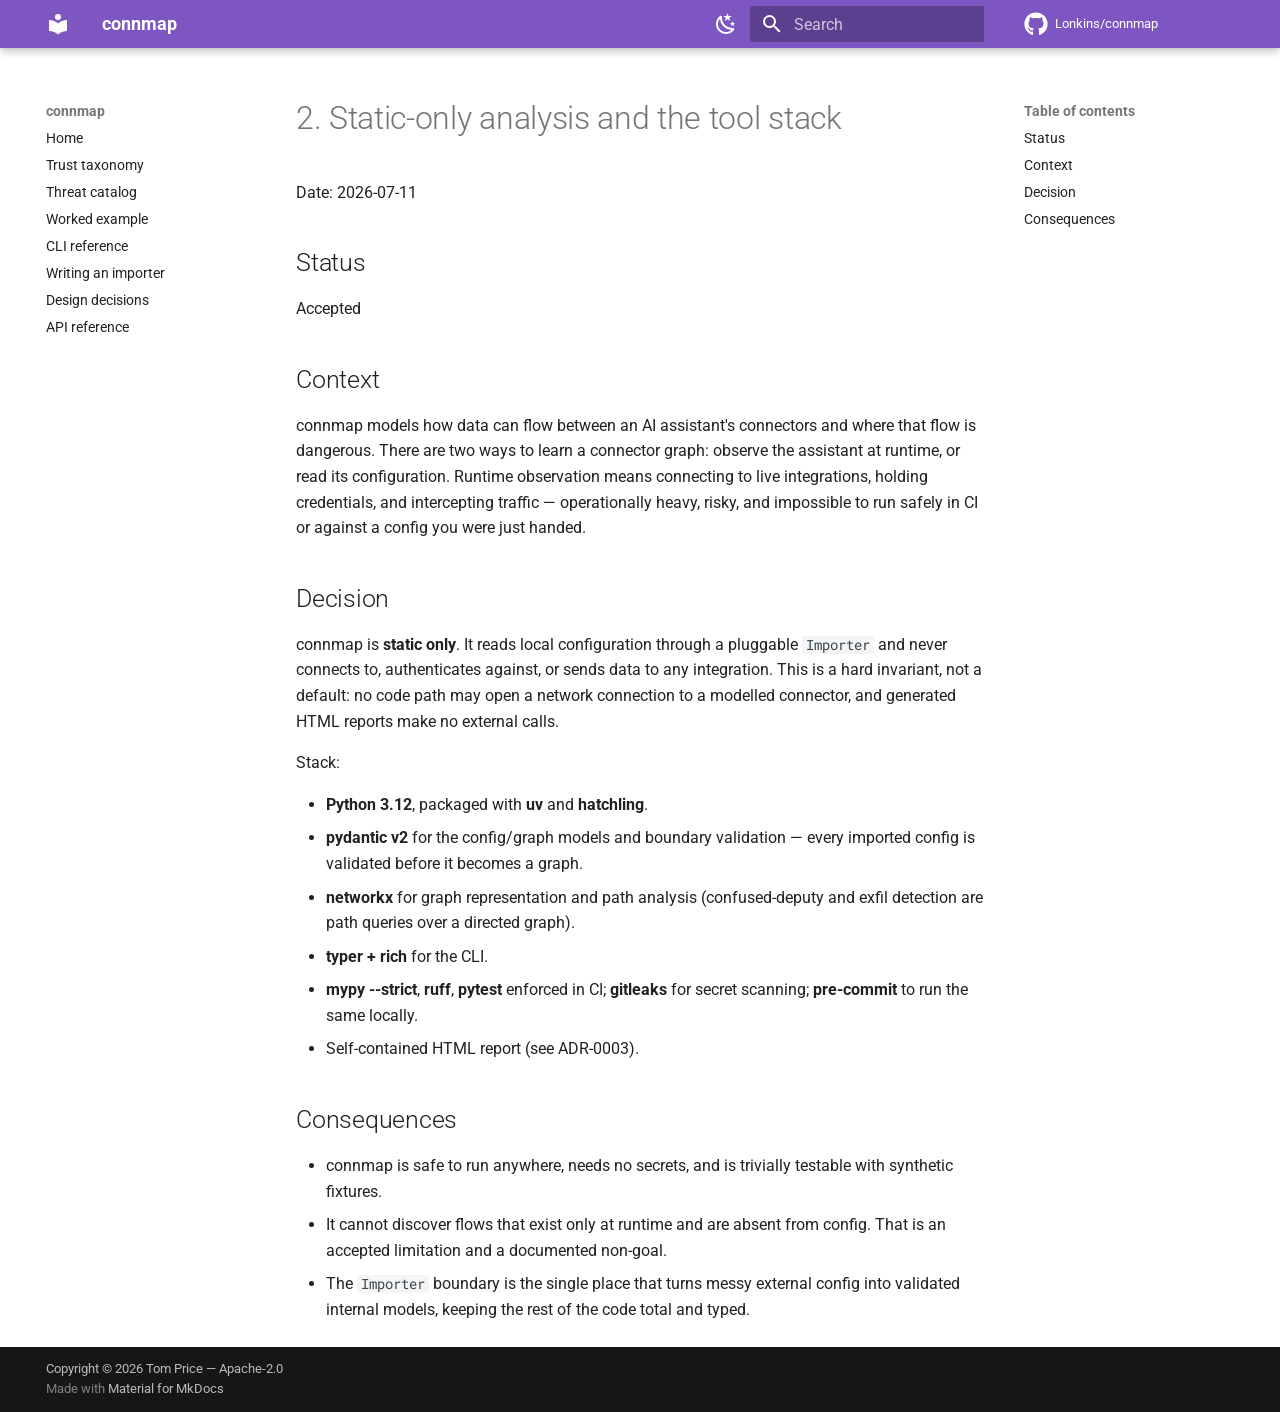
<file: adr/0002-static-only-and-stack/index.html>
<!doctype html>
<html lang="en" class="no-js">
  <head>
    
      <meta charset="utf-8">
      <meta name="viewport" content="width=device-width,initial-scale=1">
      
        <meta name="description" content="Data-flow threat mapping for local AI-assistant connectors">
      
      
      
        <link rel="canonical" href="https://lonkins.github.io/connmap/adr/0002-static-only-and-stack/">
      
      
      
      
        
      
      
      <link rel="icon" href="../../assets/images/favicon.png">
      <meta name="generator" content="mkdocs-1.6.1, mkdocs-material-9.7.6">
    
    
      
        <title>2. Static-only analysis and the tool stack - connmap</title>
      
    
    
      <link rel="stylesheet" href="../../assets/stylesheets/main.484c7ddc.min.css">
      
        
        <link rel="stylesheet" href="../../assets/stylesheets/palette.ab4e12ef.min.css">
      
      


    
    
      
    
    
      
        
        
        <link rel="preconnect" href="https://fonts.gstatic.com" crossorigin>
        <link rel="stylesheet" href="https://fonts.googleapis.com/css?family=Roboto:300,300i,400,400i,700,700i%7CRoboto+Mono:400,400i,700,700i&display=fallback">
        <style>:root{--md-text-font:"Roboto";--md-code-font:"Roboto Mono"}</style>
      
    
    
      <link rel="stylesheet" href="../../assets/_mkdocstrings.css">
    
    <script>__md_scope=new URL("../..",location),__md_hash=e=>[...e].reduce(((e,_)=>(e<<5)-e+_.charCodeAt(0)),0),__md_get=(e,_=localStorage,t=__md_scope)=>JSON.parse(_.getItem(t.pathname+"."+e)),__md_set=(e,_,t=localStorage,a=__md_scope)=>{try{t.setItem(a.pathname+"."+e,JSON.stringify(_))}catch(e){}}</script>
    
      

    
    
  </head>
  
  
    
    
      
    
    
    
    
    <body dir="ltr" data-md-color-scheme="default" data-md-color-primary="deep-purple" data-md-color-accent="deep-purple">
  
    
    <input class="md-toggle" data-md-toggle="drawer" type="checkbox" id="__drawer" autocomplete="off">
    <input class="md-toggle" data-md-toggle="search" type="checkbox" id="__search" autocomplete="off">
    <label class="md-overlay" for="__drawer"></label>
    <div data-md-component="skip">
      
        
        <a href="#2-static-only-analysis-and-the-tool-stack" class="md-skip">
          Skip to content
        </a>
      
    </div>
    <div data-md-component="announce">
      
    </div>
    
    
      

  

<header class="md-header md-header--shadow" data-md-component="header">
  <nav class="md-header__inner md-grid" aria-label="Header">
    <a href="../.." title="connmap" class="md-header__button md-logo" aria-label="connmap" data-md-component="logo">
      
  
  <svg xmlns="http://www.w3.org/2000/svg" viewBox="0 0 24 24"><path d="M12 8a3 3 0 0 0 3-3 3 3 0 0 0-3-3 3 3 0 0 0-3 3 3 3 0 0 0 3 3m0 3.54C9.64 9.35 6.5 8 3 8v11c3.5 0 6.64 1.35 9 3.54 2.36-2.19 5.5-3.54 9-3.54V8c-3.5 0-6.64 1.35-9 3.54"/></svg>

    </a>
    <label class="md-header__button md-icon" for="__drawer">
      
      <svg xmlns="http://www.w3.org/2000/svg" viewBox="0 0 24 24"><path d="M3 6h18v2H3zm0 5h18v2H3zm0 5h18v2H3z"/></svg>
    </label>
    <div class="md-header__title" data-md-component="header-title">
      <div class="md-header__ellipsis">
        <div class="md-header__topic">
          <span class="md-ellipsis">
            connmap
          </span>
        </div>
        <div class="md-header__topic" data-md-component="header-topic">
          <span class="md-ellipsis">
            
              2. Static-only analysis and the tool stack
            
          </span>
        </div>
      </div>
    </div>
    
      
        <form class="md-header__option" data-md-component="palette">
  
    
    
    
    <input class="md-option" data-md-color-media="(prefers-color-scheme: light)" data-md-color-scheme="default" data-md-color-primary="deep-purple" data-md-color-accent="deep-purple"  aria-label="Switch to dark mode"  type="radio" name="__palette" id="__palette_0">
    
      <label class="md-header__button md-icon" title="Switch to dark mode" for="__palette_1" hidden>
        <svg xmlns="http://www.w3.org/2000/svg" viewBox="0 0 24 24"><path d="m17.75 4.09-2.53 1.94.91 3.06-2.63-1.81-2.63 1.81.91-3.06-2.53-1.94L12.44 4l1.06-3 1.06 3zm3.5 6.91-1.64 1.25.59 1.98-1.7-1.17-1.7 1.17.59-1.98L15.75 11l2.06-.05L18.5 9l.69 1.95zm-2.28 4.95c.83-.08 1.72 1.1 1.19 1.85-.32.45-.66.87-1.08 1.27C15.17 23 8.84 23 4.94 19.07c-3.91-3.9-3.91-10.24 0-14.14.4-.4.82-.76 1.27-1.08.75-.53 1.93.36 1.85 1.19-.27 2.86.69 5.83 2.89 8.02a9.96 9.96 0 0 0 8.02 2.89m-1.64 2.02a12.08 12.08 0 0 1-7.8-3.47c-2.17-2.19-3.33-5-3.49-7.82-2.81 3.14-2.7 7.96.31 10.98 3.02 3.01 7.84 3.12 10.98.31"/></svg>
      </label>
    
  
    
    
    
    <input class="md-option" data-md-color-media="(prefers-color-scheme: dark)" data-md-color-scheme="slate" data-md-color-primary="deep-purple" data-md-color-accent="deep-purple"  aria-label="Switch to light mode"  type="radio" name="__palette" id="__palette_1">
    
      <label class="md-header__button md-icon" title="Switch to light mode" for="__palette_0" hidden>
        <svg xmlns="http://www.w3.org/2000/svg" viewBox="0 0 24 24"><path d="M12 7a5 5 0 0 1 5 5 5 5 0 0 1-5 5 5 5 0 0 1-5-5 5 5 0 0 1 5-5m0 2a3 3 0 0 0-3 3 3 3 0 0 0 3 3 3 3 0 0 0 3-3 3 3 0 0 0-3-3m0-7 2.39 3.42C13.65 5.15 12.84 5 12 5s-1.65.15-2.39.42zM3.34 7l4.16-.35A7.2 7.2 0 0 0 5.94 8.5c-.44.74-.69 1.5-.83 2.29zm.02 10 1.76-3.77a7.131 7.131 0 0 0 2.38 4.14zM20.65 7l-1.77 3.79a7.02 7.02 0 0 0-2.38-4.15zm-.01 10-4.14.36c.59-.51 1.12-1.14 1.54-1.86.42-.73.69-1.5.83-2.29zM12 22l-2.41-3.44c.74.27 1.55.44 2.41.44.82 0 1.63-.17 2.37-.44z"/></svg>
      </label>
    
  
</form>
      
    
    
      <script>var palette=__md_get("__palette");if(palette&&palette.color){if("(prefers-color-scheme)"===palette.color.media){var media=matchMedia("(prefers-color-scheme: light)"),input=document.querySelector(media.matches?"[data-md-color-media='(prefers-color-scheme: light)']":"[data-md-color-media='(prefers-color-scheme: dark)']");palette.color.media=input.getAttribute("data-md-color-media"),palette.color.scheme=input.getAttribute("data-md-color-scheme"),palette.color.primary=input.getAttribute("data-md-color-primary"),palette.color.accent=input.getAttribute("data-md-color-accent")}for(var[key,value]of Object.entries(palette.color))document.body.setAttribute("data-md-color-"+key,value)}</script>
    
    
    
      
      
        <label class="md-header__button md-icon" for="__search">
          
          <svg xmlns="http://www.w3.org/2000/svg" viewBox="0 0 24 24"><path d="M9.5 3A6.5 6.5 0 0 1 16 9.5c0 1.61-.59 3.09-1.56 4.23l.27.27h.79l5 5-1.5 1.5-5-5v-.79l-.27-.27A6.52 6.52 0 0 1 9.5 16 6.5 6.5 0 0 1 3 9.5 6.5 6.5 0 0 1 9.5 3m0 2C7 5 5 7 5 9.5S7 14 9.5 14 14 12 14 9.5 12 5 9.5 5"/></svg>
        </label>
        <div class="md-search" data-md-component="search" role="dialog">
  <label class="md-search__overlay" for="__search"></label>
  <div class="md-search__inner" role="search">
    <form class="md-search__form" name="search">
      <input type="text" class="md-search__input" name="query" aria-label="Search" placeholder="Search" autocapitalize="off" autocorrect="off" autocomplete="off" spellcheck="false" data-md-component="search-query" required>
      <label class="md-search__icon md-icon" for="__search">
        
        <svg xmlns="http://www.w3.org/2000/svg" viewBox="0 0 24 24"><path d="M9.5 3A6.5 6.5 0 0 1 16 9.5c0 1.61-.59 3.09-1.56 4.23l.27.27h.79l5 5-1.5 1.5-5-5v-.79l-.27-.27A6.52 6.52 0 0 1 9.5 16 6.5 6.5 0 0 1 3 9.5 6.5 6.5 0 0 1 9.5 3m0 2C7 5 5 7 5 9.5S7 14 9.5 14 14 12 14 9.5 12 5 9.5 5"/></svg>
        
        <svg xmlns="http://www.w3.org/2000/svg" viewBox="0 0 24 24"><path d="M20 11v2H8l5.5 5.5-1.42 1.42L4.16 12l7.92-7.92L13.5 5.5 8 11z"/></svg>
      </label>
      <nav class="md-search__options" aria-label="Search">
        
        <button type="reset" class="md-search__icon md-icon" title="Clear" aria-label="Clear" tabindex="-1">
          
          <svg xmlns="http://www.w3.org/2000/svg" viewBox="0 0 24 24"><path d="M19 6.41 17.59 5 12 10.59 6.41 5 5 6.41 10.59 12 5 17.59 6.41 19 12 13.41 17.59 19 19 17.59 13.41 12z"/></svg>
        </button>
      </nav>
      
    </form>
    <div class="md-search__output">
      <div class="md-search__scrollwrap" tabindex="0" data-md-scrollfix>
        <div class="md-search-result" data-md-component="search-result">
          <div class="md-search-result__meta">
            Initializing search
          </div>
          <ol class="md-search-result__list" role="presentation"></ol>
        </div>
      </div>
    </div>
  </div>
</div>
      
    
    
      <div class="md-header__source">
        <a href="https://github.com/Lonkins/connmap" title="Go to repository" class="md-source" data-md-component="source">
  <div class="md-source__icon md-icon">
    
    <svg xmlns="http://www.w3.org/2000/svg" viewBox="0 0 512 512"><!--! Font Awesome Free 7.1.0 by @fontawesome - https://fontawesome.com License - https://fontawesome.com/license/free (Icons: CC BY 4.0, Fonts: SIL OFL 1.1, Code: MIT License) Copyright 2025 Fonticons, Inc.--><path d="M173.9 397.4c0 2-2.3 3.6-5.2 3.6-3.3.3-5.6-1.3-5.6-3.6 0-2 2.3-3.6 5.2-3.6 3-.3 5.6 1.3 5.6 3.6m-31.1-4.5c-.7 2 1.3 4.3 4.3 4.9 2.6 1 5.6 0 6.2-2s-1.3-4.3-4.3-5.2c-2.6-.7-5.5.3-6.2 2.3m44.2-1.7c-2.9.7-4.9 2.6-4.6 4.9.3 2 2.9 3.3 5.9 2.6 2.9-.7 4.9-2.6 4.6-4.6-.3-1.9-3-3.2-5.9-2.9M252.8 8C114.1 8 8 113.3 8 252c0 110.9 69.8 205.8 169.5 239.2 12.8 2.3 17.3-5.6 17.3-12.1 0-6.2-.3-40.4-.3-61.4 0 0-70 15-84.7-29.8 0 0-11.4-29.1-27.8-36.6 0 0-22.9-15.7 1.6-15.4 0 0 24.9 2 38.6 25.8 21.9 38.6 58.6 27.5 72.9 20.9 2.3-16 8.8-27.1 16-33.7-55.9-6.2-112.3-14.3-112.3-110.5 0-27.5 7.6-41.3 23.6-58.9-2.6-6.5-11.1-33.3 2.6-67.9 20.9-6.5 69 27 69 27 20-5.6 41.5-8.5 62.8-8.5s42.8 2.9 62.8 8.5c0 0 48.1-33.6 69-27 13.7 34.7 5.2 61.4 2.6 67.9 16 17.7 25.8 31.5 25.8 58.9 0 96.5-58.9 104.2-114.8 110.5 9.2 7.9 17 22.9 17 46.4 0 33.7-.3 75.4-.3 83.6 0 6.5 4.6 14.4 17.3 12.1C436.2 457.8 504 362.9 504 252 504 113.3 391.5 8 252.8 8M105.2 352.9c-1.3 1-1 3.3.7 5.2 1.6 1.6 3.9 2.3 5.2 1 1.3-1 1-3.3-.7-5.2-1.6-1.6-3.9-2.3-5.2-1m-10.8-8.1c-.7 1.3.3 2.9 2.3 3.9 1.6 1 3.6.7 4.3-.7.7-1.3-.3-2.9-2.3-3.9-2-.6-3.6-.3-4.3.7m32.4 35.6c-1.6 1.3-1 4.3 1.3 6.2 2.3 2.3 5.2 2.6 6.5 1 1.3-1.3.7-4.3-1.3-6.2-2.2-2.3-5.2-2.6-6.5-1m-11.4-14.7c-1.6 1-1.6 3.6 0 5.9s4.3 3.3 5.6 2.3c1.6-1.3 1.6-3.9 0-6.2-1.4-2.3-4-3.3-5.6-2"/></svg>
  </div>
  <div class="md-source__repository">
    Lonkins/connmap
  </div>
</a>
      </div>
    
  </nav>
  
</header>
    
    <div class="md-container" data-md-component="container">
      
      
        
          
        
      
      <main class="md-main" data-md-component="main">
        <div class="md-main__inner md-grid">
          
            
              
              <div class="md-sidebar md-sidebar--primary" data-md-component="sidebar" data-md-type="navigation" >
                <div class="md-sidebar__scrollwrap">
                  <div class="md-sidebar__inner">
                    



<nav class="md-nav md-nav--primary" aria-label="Navigation" data-md-level="0">
  <label class="md-nav__title" for="__drawer">
    <a href="../.." title="connmap" class="md-nav__button md-logo" aria-label="connmap" data-md-component="logo">
      
  
  <svg xmlns="http://www.w3.org/2000/svg" viewBox="0 0 24 24"><path d="M12 8a3 3 0 0 0 3-3 3 3 0 0 0-3-3 3 3 0 0 0-3 3 3 3 0 0 0 3 3m0 3.54C9.64 9.35 6.5 8 3 8v11c3.5 0 6.64 1.35 9 3.54 2.36-2.19 5.5-3.54 9-3.54V8c-3.5 0-6.64 1.35-9 3.54"/></svg>

    </a>
    connmap
  </label>
  
    <div class="md-nav__source">
      <a href="https://github.com/Lonkins/connmap" title="Go to repository" class="md-source" data-md-component="source">
  <div class="md-source__icon md-icon">
    
    <svg xmlns="http://www.w3.org/2000/svg" viewBox="0 0 512 512"><!--! Font Awesome Free 7.1.0 by @fontawesome - https://fontawesome.com License - https://fontawesome.com/license/free (Icons: CC BY 4.0, Fonts: SIL OFL 1.1, Code: MIT License) Copyright 2025 Fonticons, Inc.--><path d="M173.9 397.4c0 2-2.3 3.6-5.2 3.6-3.3.3-5.6-1.3-5.6-3.6 0-2 2.3-3.6 5.2-3.6 3-.3 5.6 1.3 5.6 3.6m-31.1-4.5c-.7 2 1.3 4.3 4.3 4.9 2.6 1 5.6 0 6.2-2s-1.3-4.3-4.3-5.2c-2.6-.7-5.5.3-6.2 2.3m44.2-1.7c-2.9.7-4.9 2.6-4.6 4.9.3 2 2.9 3.3 5.9 2.6 2.9-.7 4.9-2.6 4.6-4.6-.3-1.9-3-3.2-5.9-2.9M252.8 8C114.1 8 8 113.3 8 252c0 110.9 69.8 205.8 169.5 239.2 12.8 2.3 17.3-5.6 17.3-12.1 0-6.2-.3-40.4-.3-61.4 0 0-70 15-84.7-29.8 0 0-11.4-29.1-27.8-36.6 0 0-22.9-15.7 1.6-15.4 0 0 24.9 2 38.6 25.8 21.9 38.6 58.6 27.5 72.9 20.9 2.3-16 8.8-27.1 16-33.7-55.9-6.2-112.3-14.3-112.3-110.5 0-27.5 7.6-41.3 23.6-58.9-2.6-6.5-11.1-33.3 2.6-67.9 20.9-6.5 69 27 69 27 20-5.6 41.5-8.5 62.8-8.5s42.8 2.9 62.8 8.5c0 0 48.1-33.6 69-27 13.7 34.7 5.2 61.4 2.6 67.9 16 17.7 25.8 31.5 25.8 58.9 0 96.5-58.9 104.2-114.8 110.5 9.2 7.9 17 22.9 17 46.4 0 33.7-.3 75.4-.3 83.6 0 6.5 4.6 14.4 17.3 12.1C436.2 457.8 504 362.9 504 252 504 113.3 391.5 8 252.8 8M105.2 352.9c-1.3 1-1 3.3.7 5.2 1.6 1.6 3.9 2.3 5.2 1 1.3-1 1-3.3-.7-5.2-1.6-1.6-3.9-2.3-5.2-1m-10.8-8.1c-.7 1.3.3 2.9 2.3 3.9 1.6 1 3.6.7 4.3-.7.7-1.3-.3-2.9-2.3-3.9-2-.6-3.6-.3-4.3.7m32.4 35.6c-1.6 1.3-1 4.3 1.3 6.2 2.3 2.3 5.2 2.6 6.5 1 1.3-1.3.7-4.3-1.3-6.2-2.2-2.3-5.2-2.6-6.5-1m-11.4-14.7c-1.6 1-1.6 3.6 0 5.9s4.3 3.3 5.6 2.3c1.6-1.3 1.6-3.9 0-6.2-1.4-2.3-4-3.3-5.6-2"/></svg>
  </div>
  <div class="md-source__repository">
    Lonkins/connmap
  </div>
</a>
    </div>
  
  <ul class="md-nav__list" data-md-scrollfix>
    
      
      
  
  
  
  
    <li class="md-nav__item">
      <a href="../.." class="md-nav__link">
        
  
  
  <span class="md-ellipsis">
    
  
    Home
  

    
  </span>
  
  

      </a>
    </li>
  

    
      
      
  
  
  
  
    <li class="md-nav__item">
      <a href="../../trust-taxonomy/" class="md-nav__link">
        
  
  
  <span class="md-ellipsis">
    
  
    Trust taxonomy
  

    
  </span>
  
  

      </a>
    </li>
  

    
      
      
  
  
  
  
    <li class="md-nav__item">
      <a href="../../threat-catalog/" class="md-nav__link">
        
  
  
  <span class="md-ellipsis">
    
  
    Threat catalog
  

    
  </span>
  
  

      </a>
    </li>
  

    
      
      
  
  
  
  
    <li class="md-nav__item">
      <a href="../../example/" class="md-nav__link">
        
  
  
  <span class="md-ellipsis">
    
  
    Worked example
  

    
  </span>
  
  

      </a>
    </li>
  

    
      
      
  
  
  
  
    <li class="md-nav__item">
      <a href="../../cli/" class="md-nav__link">
        
  
  
  <span class="md-ellipsis">
    
  
    CLI reference
  

    
  </span>
  
  

      </a>
    </li>
  

    
      
      
  
  
  
  
    <li class="md-nav__item">
      <a href="../../importers/" class="md-nav__link">
        
  
  
  <span class="md-ellipsis">
    
  
    Writing an importer
  

    
  </span>
  
  

      </a>
    </li>
  

    
      
      
  
  
  
  
    <li class="md-nav__item">
      <a href="../../decisions/" class="md-nav__link">
        
  
  
  <span class="md-ellipsis">
    
  
    Design decisions
  

    
  </span>
  
  

      </a>
    </li>
  

    
      
      
  
  
  
  
    <li class="md-nav__item">
      <a href="../../api/" class="md-nav__link">
        
  
  
  <span class="md-ellipsis">
    
  
    API reference
  

    
  </span>
  
  

      </a>
    </li>
  

    
  </ul>
</nav>
                  </div>
                </div>
              </div>
            
            
              
              <div class="md-sidebar md-sidebar--secondary" data-md-component="sidebar" data-md-type="toc" >
                <div class="md-sidebar__scrollwrap">
                  <div class="md-sidebar__inner">
                    

<nav class="md-nav md-nav--secondary" aria-label="Table of contents">
  
  
  
    
  
  
    <label class="md-nav__title" for="__toc">
      <span class="md-nav__icon md-icon"></span>
      Table of contents
    </label>
    <ul class="md-nav__list" data-md-component="toc" data-md-scrollfix>
      
        <li class="md-nav__item">
  <a href="#status" class="md-nav__link">
    <span class="md-ellipsis">
      
        Status
      
    </span>
  </a>
  
</li>
      
        <li class="md-nav__item">
  <a href="#context" class="md-nav__link">
    <span class="md-ellipsis">
      
        Context
      
    </span>
  </a>
  
</li>
      
        <li class="md-nav__item">
  <a href="#decision" class="md-nav__link">
    <span class="md-ellipsis">
      
        Decision
      
    </span>
  </a>
  
</li>
      
        <li class="md-nav__item">
  <a href="#consequences" class="md-nav__link">
    <span class="md-ellipsis">
      
        Consequences
      
    </span>
  </a>
  
</li>
      
    </ul>
  
</nav>
                  </div>
                </div>
              </div>
            
          
          
            <div class="md-content" data-md-component="content">
              
              <article class="md-content__inner md-typeset">
                
                  


  
  


<h1 id="2-static-only-analysis-and-the-tool-stack">2. Static-only analysis and the tool stack<a class="headerlink" href="#2-static-only-analysis-and-the-tool-stack" title="Permanent link">&para;</a></h1>
<p>Date: 2026-07-11</p>
<h2 id="status">Status<a class="headerlink" href="#status" title="Permanent link">&para;</a></h2>
<p>Accepted</p>
<h2 id="context">Context<a class="headerlink" href="#context" title="Permanent link">&para;</a></h2>
<p>connmap models how data can flow between an AI assistant's connectors and where
that flow is dangerous. There are two ways to learn a connector graph: observe
the assistant at runtime, or read its configuration. Runtime observation means
connecting to live integrations, holding credentials, and intercepting traffic —
operationally heavy, risky, and impossible to run safely in CI or against a
config you were just handed.</p>
<h2 id="decision">Decision<a class="headerlink" href="#decision" title="Permanent link">&para;</a></h2>
<p>connmap is <strong>static only</strong>. It reads local configuration through a pluggable
<code>Importer</code> and never connects to, authenticates against, or sends data to any
integration. This is a hard invariant, not a default: no code path may open a
network connection to a modelled connector, and generated HTML reports make no
external calls.</p>
<p>Stack:</p>
<ul>
<li><strong>Python 3.12</strong>, packaged with <strong>uv</strong> and <strong>hatchling</strong>.</li>
<li><strong>pydantic v2</strong> for the config/graph models and boundary validation — every
  imported config is validated before it becomes a graph.</li>
<li><strong>networkx</strong> for graph representation and path analysis (confused-deputy and
  exfil detection are path queries over a directed graph).</li>
<li><strong>typer + rich</strong> for the CLI.</li>
<li><strong>mypy --strict</strong>, <strong>ruff</strong>, <strong>pytest</strong> enforced in CI; <strong>gitleaks</strong> for
  secret scanning; <strong>pre-commit</strong> to run the same locally.</li>
<li>Self-contained HTML report (see ADR-0003).</li>
</ul>
<h2 id="consequences">Consequences<a class="headerlink" href="#consequences" title="Permanent link">&para;</a></h2>
<ul>
<li>connmap is safe to run anywhere, needs no secrets, and is trivially testable
  with synthetic fixtures.</li>
<li>It cannot discover flows that exist only at runtime and are absent from
  config. That is an accepted limitation and a documented non-goal.</li>
<li>The <code>Importer</code> boundary is the single place that turns messy external config
  into validated internal models, keeping the rest of the code total and typed.</li>
</ul>












                
              </article>
            </div>
          
          
<script>var target=document.getElementById(location.hash.slice(1));target&&target.name&&(target.checked=target.name.startsWith("__tabbed_"))</script>
        </div>
        
          <button type="button" class="md-top md-icon" data-md-component="top" hidden>
  
  <svg xmlns="http://www.w3.org/2000/svg" viewBox="0 0 24 24"><path d="M13 20h-2V8l-5.5 5.5-1.42-1.42L12 4.16l7.92 7.92-1.42 1.42L13 8z"/></svg>
  Back to top
</button>
        
      </main>
      
        <footer class="md-footer">
  
  <div class="md-footer-meta md-typeset">
    <div class="md-footer-meta__inner md-grid">
      <div class="md-copyright">
  
    <div class="md-copyright__highlight">
      Copyright &copy; 2026 Tom Price — Apache-2.0
    </div>
  
  
    Made with
    <a href="https://squidfunk.github.io/mkdocs-material/" target="_blank" rel="noopener">
      Material for MkDocs
    </a>
  
</div>
      
    </div>
  </div>
</footer>
      
    </div>
    <div class="md-dialog" data-md-component="dialog">
      <div class="md-dialog__inner md-typeset"></div>
    </div>
    
    
    
      
      
      <script id="__config" type="application/json">{"annotate": null, "base": "../..", "features": ["navigation.sections", "navigation.top", "navigation.tracking", "content.code.copy", "toc.follow"], "search": "../../assets/javascripts/workers/search.2c215733.min.js", "tags": null, "translations": {"clipboard.copied": "Copied to clipboard", "clipboard.copy": "Copy to clipboard", "search.result.more.one": "1 more on this page", "search.result.more.other": "# more on this page", "search.result.none": "No matching documents", "search.result.one": "1 matching document", "search.result.other": "# matching documents", "search.result.placeholder": "Type to start searching", "search.result.term.missing": "Missing", "select.version": "Select version"}, "version": null}</script>
    
    
      <script src="../../assets/javascripts/bundle.79ae519e.min.js"></script>
      
    
  </body>
</html>
</file>
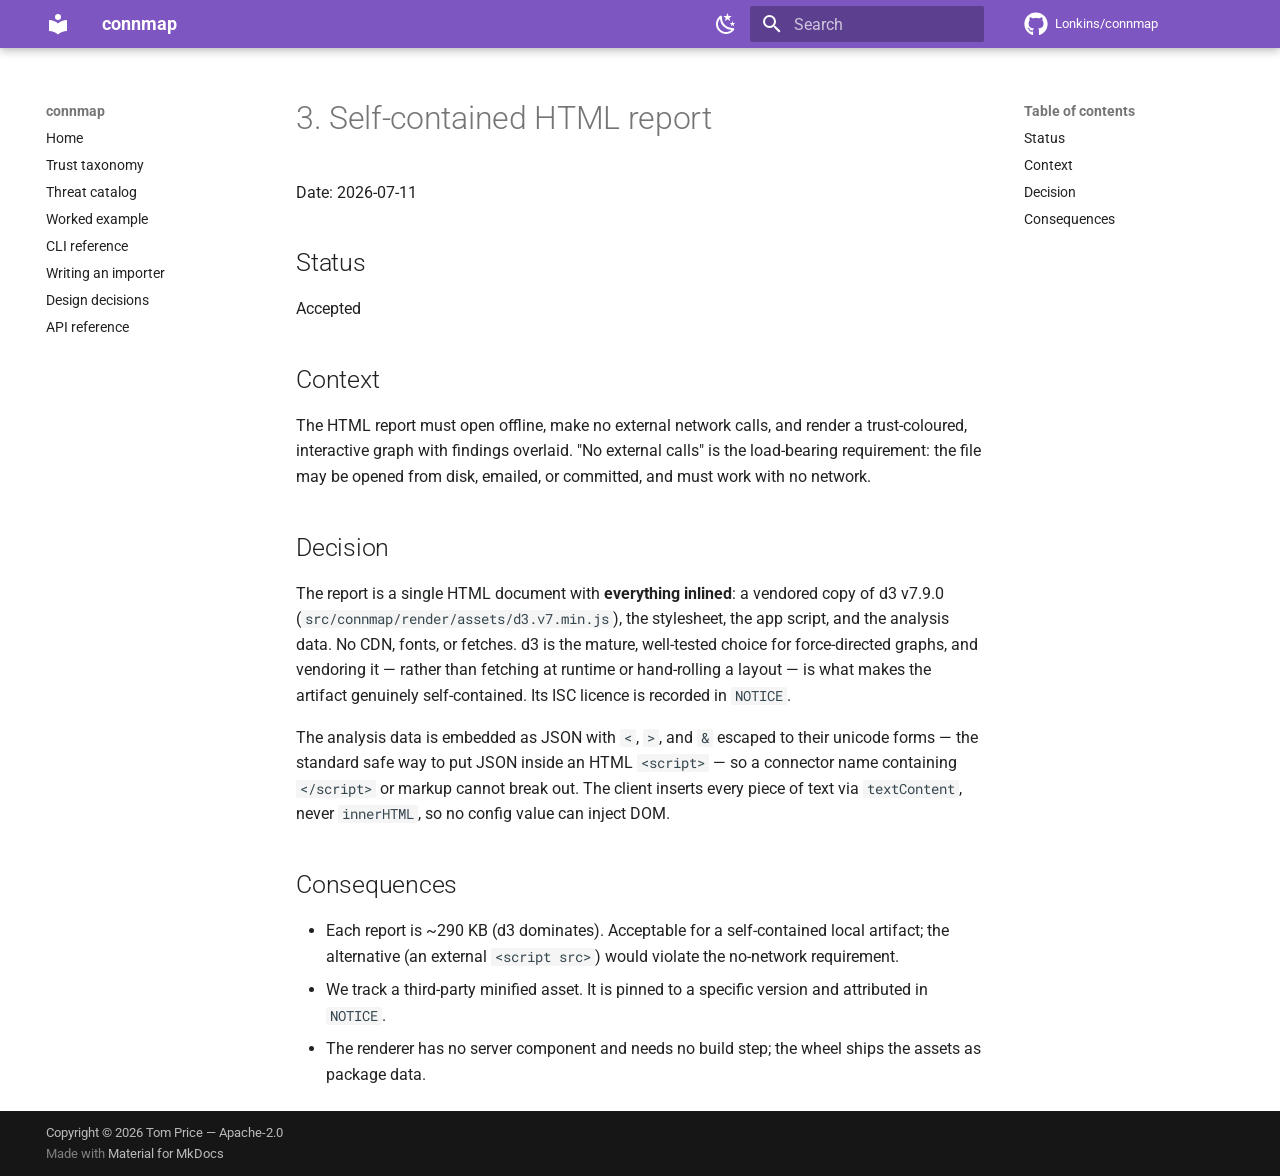
<file: adr/0003-self-contained-html/index.html>
<!doctype html>
<html lang="en" class="no-js">
  <head>
    
      <meta charset="utf-8">
      <meta name="viewport" content="width=device-width,initial-scale=1">
      
        <meta name="description" content="Data-flow threat mapping for local AI-assistant connectors">
      
      
      
        <link rel="canonical" href="https://lonkins.github.io/connmap/adr/0003-self-contained-html/">
      
      
      
      
        
      
      
      <link rel="icon" href="../../assets/images/favicon.png">
      <meta name="generator" content="mkdocs-1.6.1, mkdocs-material-9.7.6">
    
    
      
        <title>3. Self-contained HTML report - connmap</title>
      
    
    
      <link rel="stylesheet" href="../../assets/stylesheets/main.484c7ddc.min.css">
      
        
        <link rel="stylesheet" href="../../assets/stylesheets/palette.ab4e12ef.min.css">
      
      


    
    
      
    
    
      
        
        
        <link rel="preconnect" href="https://fonts.gstatic.com" crossorigin>
        <link rel="stylesheet" href="https://fonts.googleapis.com/css?family=Roboto:300,300i,400,400i,700,700i%7CRoboto+Mono:400,400i,700,700i&display=fallback">
        <style>:root{--md-text-font:"Roboto";--md-code-font:"Roboto Mono"}</style>
      
    
    
      <link rel="stylesheet" href="../../assets/_mkdocstrings.css">
    
    <script>__md_scope=new URL("../..",location),__md_hash=e=>[...e].reduce(((e,_)=>(e<<5)-e+_.charCodeAt(0)),0),__md_get=(e,_=localStorage,t=__md_scope)=>JSON.parse(_.getItem(t.pathname+"."+e)),__md_set=(e,_,t=localStorage,a=__md_scope)=>{try{t.setItem(a.pathname+"."+e,JSON.stringify(_))}catch(e){}}</script>
    
      

    
    
  </head>
  
  
    
    
      
    
    
    
    
    <body dir="ltr" data-md-color-scheme="default" data-md-color-primary="deep-purple" data-md-color-accent="deep-purple">
  
    
    <input class="md-toggle" data-md-toggle="drawer" type="checkbox" id="__drawer" autocomplete="off">
    <input class="md-toggle" data-md-toggle="search" type="checkbox" id="__search" autocomplete="off">
    <label class="md-overlay" for="__drawer"></label>
    <div data-md-component="skip">
      
        
        <a href="#3-self-contained-html-report" class="md-skip">
          Skip to content
        </a>
      
    </div>
    <div data-md-component="announce">
      
    </div>
    
    
      

  

<header class="md-header md-header--shadow" data-md-component="header">
  <nav class="md-header__inner md-grid" aria-label="Header">
    <a href="../.." title="connmap" class="md-header__button md-logo" aria-label="connmap" data-md-component="logo">
      
  
  <svg xmlns="http://www.w3.org/2000/svg" viewBox="0 0 24 24"><path d="M12 8a3 3 0 0 0 3-3 3 3 0 0 0-3-3 3 3 0 0 0-3 3 3 3 0 0 0 3 3m0 3.54C9.64 9.35 6.5 8 3 8v11c3.5 0 6.64 1.35 9 3.54 2.36-2.19 5.5-3.54 9-3.54V8c-3.5 0-6.64 1.35-9 3.54"/></svg>

    </a>
    <label class="md-header__button md-icon" for="__drawer">
      
      <svg xmlns="http://www.w3.org/2000/svg" viewBox="0 0 24 24"><path d="M3 6h18v2H3zm0 5h18v2H3zm0 5h18v2H3z"/></svg>
    </label>
    <div class="md-header__title" data-md-component="header-title">
      <div class="md-header__ellipsis">
        <div class="md-header__topic">
          <span class="md-ellipsis">
            connmap
          </span>
        </div>
        <div class="md-header__topic" data-md-component="header-topic">
          <span class="md-ellipsis">
            
              3. Self-contained HTML report
            
          </span>
        </div>
      </div>
    </div>
    
      
        <form class="md-header__option" data-md-component="palette">
  
    
    
    
    <input class="md-option" data-md-color-media="(prefers-color-scheme: light)" data-md-color-scheme="default" data-md-color-primary="deep-purple" data-md-color-accent="deep-purple"  aria-label="Switch to dark mode"  type="radio" name="__palette" id="__palette_0">
    
      <label class="md-header__button md-icon" title="Switch to dark mode" for="__palette_1" hidden>
        <svg xmlns="http://www.w3.org/2000/svg" viewBox="0 0 24 24"><path d="m17.75 4.09-2.53 1.94.91 3.06-2.63-1.81-2.63 1.81.91-3.06-2.53-1.94L12.44 4l1.06-3 1.06 3zm3.5 6.91-1.64 1.25.59 1.98-1.7-1.17-1.7 1.17.59-1.98L15.75 11l2.06-.05L18.5 9l.69 1.95zm-2.28 4.95c.83-.08 1.72 1.1 1.19 1.85-.32.45-.66.87-1.08 1.27C15.17 23 8.84 23 4.94 19.07c-3.91-3.9-3.91-10.24 0-14.14.4-.4.82-.76 1.27-1.08.75-.53 1.93.36 1.85 1.19-.27 2.86.69 5.83 2.89 8.02a9.96 9.96 0 0 0 8.02 2.89m-1.64 2.02a12.08 12.08 0 0 1-7.8-3.47c-2.17-2.19-3.33-5-3.49-7.82-2.81 3.14-2.7 7.96.31 10.98 3.02 3.01 7.84 3.12 10.98.31"/></svg>
      </label>
    
  
    
    
    
    <input class="md-option" data-md-color-media="(prefers-color-scheme: dark)" data-md-color-scheme="slate" data-md-color-primary="deep-purple" data-md-color-accent="deep-purple"  aria-label="Switch to light mode"  type="radio" name="__palette" id="__palette_1">
    
      <label class="md-header__button md-icon" title="Switch to light mode" for="__palette_0" hidden>
        <svg xmlns="http://www.w3.org/2000/svg" viewBox="0 0 24 24"><path d="M12 7a5 5 0 0 1 5 5 5 5 0 0 1-5 5 5 5 0 0 1-5-5 5 5 0 0 1 5-5m0 2a3 3 0 0 0-3 3 3 3 0 0 0 3 3 3 3 0 0 0 3-3 3 3 0 0 0-3-3m0-7 2.39 3.42C13.65 5.15 12.84 5 12 5s-1.65.15-2.39.42zM3.34 7l4.16-.35A7.2 7.2 0 0 0 5.94 8.5c-.44.74-.69 1.5-.83 2.29zm.02 10 1.76-3.77a7.131 7.131 0 0 0 2.38 4.14zM20.65 7l-1.77 3.79a7.02 7.02 0 0 0-2.38-4.15zm-.01 10-4.14.36c.59-.51 1.12-1.14 1.54-1.86.42-.73.69-1.5.83-2.29zM12 22l-2.41-3.44c.74.27 1.55.44 2.41.44.82 0 1.63-.17 2.37-.44z"/></svg>
      </label>
    
  
</form>
      
    
    
      <script>var palette=__md_get("__palette");if(palette&&palette.color){if("(prefers-color-scheme)"===palette.color.media){var media=matchMedia("(prefers-color-scheme: light)"),input=document.querySelector(media.matches?"[data-md-color-media='(prefers-color-scheme: light)']":"[data-md-color-media='(prefers-color-scheme: dark)']");palette.color.media=input.getAttribute("data-md-color-media"),palette.color.scheme=input.getAttribute("data-md-color-scheme"),palette.color.primary=input.getAttribute("data-md-color-primary"),palette.color.accent=input.getAttribute("data-md-color-accent")}for(var[key,value]of Object.entries(palette.color))document.body.setAttribute("data-md-color-"+key,value)}</script>
    
    
    
      
      
        <label class="md-header__button md-icon" for="__search">
          
          <svg xmlns="http://www.w3.org/2000/svg" viewBox="0 0 24 24"><path d="M9.5 3A6.5 6.5 0 0 1 16 9.5c0 1.61-.59 3.09-1.56 4.23l.27.27h.79l5 5-1.5 1.5-5-5v-.79l-.27-.27A6.52 6.52 0 0 1 9.5 16 6.5 6.5 0 0 1 3 9.5 6.5 6.5 0 0 1 9.5 3m0 2C7 5 5 7 5 9.5S7 14 9.5 14 14 12 14 9.5 12 5 9.5 5"/></svg>
        </label>
        <div class="md-search" data-md-component="search" role="dialog">
  <label class="md-search__overlay" for="__search"></label>
  <div class="md-search__inner" role="search">
    <form class="md-search__form" name="search">
      <input type="text" class="md-search__input" name="query" aria-label="Search" placeholder="Search" autocapitalize="off" autocorrect="off" autocomplete="off" spellcheck="false" data-md-component="search-query" required>
      <label class="md-search__icon md-icon" for="__search">
        
        <svg xmlns="http://www.w3.org/2000/svg" viewBox="0 0 24 24"><path d="M9.5 3A6.5 6.5 0 0 1 16 9.5c0 1.61-.59 3.09-1.56 4.23l.27.27h.79l5 5-1.5 1.5-5-5v-.79l-.27-.27A6.52 6.52 0 0 1 9.5 16 6.5 6.5 0 0 1 3 9.5 6.5 6.5 0 0 1 9.5 3m0 2C7 5 5 7 5 9.5S7 14 9.5 14 14 12 14 9.5 12 5 9.5 5"/></svg>
        
        <svg xmlns="http://www.w3.org/2000/svg" viewBox="0 0 24 24"><path d="M20 11v2H8l5.5 5.5-1.42 1.42L4.16 12l7.92-7.92L13.5 5.5 8 11z"/></svg>
      </label>
      <nav class="md-search__options" aria-label="Search">
        
        <button type="reset" class="md-search__icon md-icon" title="Clear" aria-label="Clear" tabindex="-1">
          
          <svg xmlns="http://www.w3.org/2000/svg" viewBox="0 0 24 24"><path d="M19 6.41 17.59 5 12 10.59 6.41 5 5 6.41 10.59 12 5 17.59 6.41 19 12 13.41 17.59 19 19 17.59 13.41 12z"/></svg>
        </button>
      </nav>
      
    </form>
    <div class="md-search__output">
      <div class="md-search__scrollwrap" tabindex="0" data-md-scrollfix>
        <div class="md-search-result" data-md-component="search-result">
          <div class="md-search-result__meta">
            Initializing search
          </div>
          <ol class="md-search-result__list" role="presentation"></ol>
        </div>
      </div>
    </div>
  </div>
</div>
      
    
    
      <div class="md-header__source">
        <a href="https://github.com/Lonkins/connmap" title="Go to repository" class="md-source" data-md-component="source">
  <div class="md-source__icon md-icon">
    
    <svg xmlns="http://www.w3.org/2000/svg" viewBox="0 0 512 512"><!--! Font Awesome Free 7.1.0 by @fontawesome - https://fontawesome.com License - https://fontawesome.com/license/free (Icons: CC BY 4.0, Fonts: SIL OFL 1.1, Code: MIT License) Copyright 2025 Fonticons, Inc.--><path d="M173.9 397.4c0 2-2.3 3.6-5.2 3.6-3.3.3-5.6-1.3-5.6-3.6 0-2 2.3-3.6 5.2-3.6 3-.3 5.6 1.3 5.6 3.6m-31.1-4.5c-.7 2 1.3 4.3 4.3 4.9 2.6 1 5.6 0 6.2-2s-1.3-4.3-4.3-5.2c-2.6-.7-5.5.3-6.2 2.3m44.2-1.7c-2.9.7-4.9 2.6-4.6 4.9.3 2 2.9 3.3 5.9 2.6 2.9-.7 4.9-2.6 4.6-4.6-.3-1.9-3-3.2-5.9-2.9M252.8 8C114.1 8 8 113.3 8 252c0 110.9 69.8 205.8 169.5 239.2 12.8 2.3 17.3-5.6 17.3-12.1 0-6.2-.3-40.4-.3-61.4 0 0-70 15-84.7-29.8 0 0-11.4-29.1-27.8-36.6 0 0-22.9-15.7 1.6-15.4 0 0 24.9 2 38.6 25.8 21.9 38.6 58.6 27.5 72.9 20.9 2.3-16 8.8-27.1 16-33.7-55.9-6.2-112.3-14.3-112.3-110.5 0-27.5 7.6-41.3 23.6-58.9-2.6-6.5-11.1-33.3 2.6-67.9 20.9-6.5 69 27 69 27 20-5.6 41.5-8.5 62.8-8.5s42.8 2.9 62.8 8.5c0 0 48.1-33.6 69-27 13.7 34.7 5.2 61.4 2.6 67.9 16 17.7 25.8 31.5 25.8 58.9 0 96.5-58.9 104.2-114.8 110.5 9.2 7.9 17 22.9 17 46.4 0 33.7-.3 75.4-.3 83.6 0 6.5 4.6 14.4 17.3 12.1C436.2 457.8 504 362.9 504 252 504 113.3 391.5 8 252.8 8M105.2 352.9c-1.3 1-1 3.3.7 5.2 1.6 1.6 3.9 2.3 5.2 1 1.3-1 1-3.3-.7-5.2-1.6-1.6-3.9-2.3-5.2-1m-10.8-8.1c-.7 1.3.3 2.9 2.3 3.9 1.6 1 3.6.7 4.3-.7.7-1.3-.3-2.9-2.3-3.9-2-.6-3.6-.3-4.3.7m32.4 35.6c-1.6 1.3-1 4.3 1.3 6.2 2.3 2.3 5.2 2.6 6.5 1 1.3-1.3.7-4.3-1.3-6.2-2.2-2.3-5.2-2.6-6.5-1m-11.4-14.7c-1.6 1-1.6 3.6 0 5.9s4.3 3.3 5.6 2.3c1.6-1.3 1.6-3.9 0-6.2-1.4-2.3-4-3.3-5.6-2"/></svg>
  </div>
  <div class="md-source__repository">
    Lonkins/connmap
  </div>
</a>
      </div>
    
  </nav>
  
</header>
    
    <div class="md-container" data-md-component="container">
      
      
        
          
        
      
      <main class="md-main" data-md-component="main">
        <div class="md-main__inner md-grid">
          
            
              
              <div class="md-sidebar md-sidebar--primary" data-md-component="sidebar" data-md-type="navigation" >
                <div class="md-sidebar__scrollwrap">
                  <div class="md-sidebar__inner">
                    



<nav class="md-nav md-nav--primary" aria-label="Navigation" data-md-level="0">
  <label class="md-nav__title" for="__drawer">
    <a href="../.." title="connmap" class="md-nav__button md-logo" aria-label="connmap" data-md-component="logo">
      
  
  <svg xmlns="http://www.w3.org/2000/svg" viewBox="0 0 24 24"><path d="M12 8a3 3 0 0 0 3-3 3 3 0 0 0-3-3 3 3 0 0 0-3 3 3 3 0 0 0 3 3m0 3.54C9.64 9.35 6.5 8 3 8v11c3.5 0 6.64 1.35 9 3.54 2.36-2.19 5.5-3.54 9-3.54V8c-3.5 0-6.64 1.35-9 3.54"/></svg>

    </a>
    connmap
  </label>
  
    <div class="md-nav__source">
      <a href="https://github.com/Lonkins/connmap" title="Go to repository" class="md-source" data-md-component="source">
  <div class="md-source__icon md-icon">
    
    <svg xmlns="http://www.w3.org/2000/svg" viewBox="0 0 512 512"><!--! Font Awesome Free 7.1.0 by @fontawesome - https://fontawesome.com License - https://fontawesome.com/license/free (Icons: CC BY 4.0, Fonts: SIL OFL 1.1, Code: MIT License) Copyright 2025 Fonticons, Inc.--><path d="M173.9 397.4c0 2-2.3 3.6-5.2 3.6-3.3.3-5.6-1.3-5.6-3.6 0-2 2.3-3.6 5.2-3.6 3-.3 5.6 1.3 5.6 3.6m-31.1-4.5c-.7 2 1.3 4.3 4.3 4.9 2.6 1 5.6 0 6.2-2s-1.3-4.3-4.3-5.2c-2.6-.7-5.5.3-6.2 2.3m44.2-1.7c-2.9.7-4.9 2.6-4.6 4.9.3 2 2.9 3.3 5.9 2.6 2.9-.7 4.9-2.6 4.6-4.6-.3-1.9-3-3.2-5.9-2.9M252.8 8C114.1 8 8 113.3 8 252c0 110.9 69.8 205.8 169.5 239.2 12.8 2.3 17.3-5.6 17.3-12.1 0-6.2-.3-40.4-.3-61.4 0 0-70 15-84.7-29.8 0 0-11.4-29.1-27.8-36.6 0 0-22.9-15.7 1.6-15.4 0 0 24.9 2 38.6 25.8 21.9 38.6 58.6 27.5 72.9 20.9 2.3-16 8.8-27.1 16-33.7-55.9-6.2-112.3-14.3-112.3-110.5 0-27.5 7.6-41.3 23.6-58.9-2.6-6.5-11.1-33.3 2.6-67.9 20.9-6.5 69 27 69 27 20-5.6 41.5-8.5 62.8-8.5s42.8 2.9 62.8 8.5c0 0 48.1-33.6 69-27 13.7 34.7 5.2 61.4 2.6 67.9 16 17.7 25.8 31.5 25.8 58.9 0 96.5-58.9 104.2-114.8 110.5 9.2 7.9 17 22.9 17 46.4 0 33.7-.3 75.4-.3 83.6 0 6.5 4.6 14.4 17.3 12.1C436.2 457.8 504 362.9 504 252 504 113.3 391.5 8 252.8 8M105.2 352.9c-1.3 1-1 3.3.7 5.2 1.6 1.6 3.9 2.3 5.2 1 1.3-1 1-3.3-.7-5.2-1.6-1.6-3.9-2.3-5.2-1m-10.8-8.1c-.7 1.3.3 2.9 2.3 3.9 1.6 1 3.6.7 4.3-.7.7-1.3-.3-2.9-2.3-3.9-2-.6-3.6-.3-4.3.7m32.4 35.6c-1.6 1.3-1 4.3 1.3 6.2 2.3 2.3 5.2 2.6 6.5 1 1.3-1.3.7-4.3-1.3-6.2-2.2-2.3-5.2-2.6-6.5-1m-11.4-14.7c-1.6 1-1.6 3.6 0 5.9s4.3 3.3 5.6 2.3c1.6-1.3 1.6-3.9 0-6.2-1.4-2.3-4-3.3-5.6-2"/></svg>
  </div>
  <div class="md-source__repository">
    Lonkins/connmap
  </div>
</a>
    </div>
  
  <ul class="md-nav__list" data-md-scrollfix>
    
      
      
  
  
  
  
    <li class="md-nav__item">
      <a href="../.." class="md-nav__link">
        
  
  
  <span class="md-ellipsis">
    
  
    Home
  

    
  </span>
  
  

      </a>
    </li>
  

    
      
      
  
  
  
  
    <li class="md-nav__item">
      <a href="../../trust-taxonomy/" class="md-nav__link">
        
  
  
  <span class="md-ellipsis">
    
  
    Trust taxonomy
  

    
  </span>
  
  

      </a>
    </li>
  

    
      
      
  
  
  
  
    <li class="md-nav__item">
      <a href="../../threat-catalog/" class="md-nav__link">
        
  
  
  <span class="md-ellipsis">
    
  
    Threat catalog
  

    
  </span>
  
  

      </a>
    </li>
  

    
      
      
  
  
  
  
    <li class="md-nav__item">
      <a href="../../example/" class="md-nav__link">
        
  
  
  <span class="md-ellipsis">
    
  
    Worked example
  

    
  </span>
  
  

      </a>
    </li>
  

    
      
      
  
  
  
  
    <li class="md-nav__item">
      <a href="../../cli/" class="md-nav__link">
        
  
  
  <span class="md-ellipsis">
    
  
    CLI reference
  

    
  </span>
  
  

      </a>
    </li>
  

    
      
      
  
  
  
  
    <li class="md-nav__item">
      <a href="../../importers/" class="md-nav__link">
        
  
  
  <span class="md-ellipsis">
    
  
    Writing an importer
  

    
  </span>
  
  

      </a>
    </li>
  

    
      
      
  
  
  
  
    <li class="md-nav__item">
      <a href="../../decisions/" class="md-nav__link">
        
  
  
  <span class="md-ellipsis">
    
  
    Design decisions
  

    
  </span>
  
  

      </a>
    </li>
  

    
      
      
  
  
  
  
    <li class="md-nav__item">
      <a href="../../api/" class="md-nav__link">
        
  
  
  <span class="md-ellipsis">
    
  
    API reference
  

    
  </span>
  
  

      </a>
    </li>
  

    
  </ul>
</nav>
                  </div>
                </div>
              </div>
            
            
              
              <div class="md-sidebar md-sidebar--secondary" data-md-component="sidebar" data-md-type="toc" >
                <div class="md-sidebar__scrollwrap">
                  <div class="md-sidebar__inner">
                    

<nav class="md-nav md-nav--secondary" aria-label="Table of contents">
  
  
  
    
  
  
    <label class="md-nav__title" for="__toc">
      <span class="md-nav__icon md-icon"></span>
      Table of contents
    </label>
    <ul class="md-nav__list" data-md-component="toc" data-md-scrollfix>
      
        <li class="md-nav__item">
  <a href="#status" class="md-nav__link">
    <span class="md-ellipsis">
      
        Status
      
    </span>
  </a>
  
</li>
      
        <li class="md-nav__item">
  <a href="#context" class="md-nav__link">
    <span class="md-ellipsis">
      
        Context
      
    </span>
  </a>
  
</li>
      
        <li class="md-nav__item">
  <a href="#decision" class="md-nav__link">
    <span class="md-ellipsis">
      
        Decision
      
    </span>
  </a>
  
</li>
      
        <li class="md-nav__item">
  <a href="#consequences" class="md-nav__link">
    <span class="md-ellipsis">
      
        Consequences
      
    </span>
  </a>
  
</li>
      
    </ul>
  
</nav>
                  </div>
                </div>
              </div>
            
          
          
            <div class="md-content" data-md-component="content">
              
              <article class="md-content__inner md-typeset">
                
                  


  
  


<h1 id="3-self-contained-html-report">3. Self-contained HTML report<a class="headerlink" href="#3-self-contained-html-report" title="Permanent link">&para;</a></h1>
<p>Date: 2026-07-11</p>
<h2 id="status">Status<a class="headerlink" href="#status" title="Permanent link">&para;</a></h2>
<p>Accepted</p>
<h2 id="context">Context<a class="headerlink" href="#context" title="Permanent link">&para;</a></h2>
<p>The HTML report must open offline, make no external network calls, and render a
trust-coloured, interactive graph with findings overlaid. "No external calls" is
the load-bearing requirement: the file may be opened from disk, emailed, or
committed, and must work with no network.</p>
<h2 id="decision">Decision<a class="headerlink" href="#decision" title="Permanent link">&para;</a></h2>
<p>The report is a single HTML document with <strong>everything inlined</strong>: a vendored
copy of d3 v7.9.0 (<code>src/connmap/render/assets/d3.v7.min.js</code>), the stylesheet,
the app script, and the analysis data. No CDN, fonts, or fetches. d3 is the
mature, well-tested choice for force-directed graphs, and vendoring it — rather
than fetching at runtime or hand-rolling a layout — is what makes the artifact
genuinely self-contained. Its ISC licence is recorded in <code>NOTICE</code>.</p>
<p>The analysis data is embedded as JSON with <code>&lt;</code>, <code>&gt;</code>, and <code>&amp;</code> escaped to their
unicode forms — the standard safe way to put JSON inside an HTML <code>&lt;script&gt;</code> — so
a connector name containing <code>&lt;/script&gt;</code> or markup cannot break out. The client
inserts every piece of text via <code>textContent</code>, never <code>innerHTML</code>, so no config
value can inject DOM.</p>
<h2 id="consequences">Consequences<a class="headerlink" href="#consequences" title="Permanent link">&para;</a></h2>
<ul>
<li>Each report is ~290 KB (d3 dominates). Acceptable for a self-contained local
  artifact; the alternative (an external <code>&lt;script src&gt;</code>) would violate the
  no-network requirement.</li>
<li>We track a third-party minified asset. It is pinned to a specific version and
  attributed in <code>NOTICE</code>.</li>
<li>The renderer has no server component and needs no build step; the wheel ships
  the assets as package data.</li>
</ul>












                
              </article>
            </div>
          
          
<script>var target=document.getElementById(location.hash.slice(1));target&&target.name&&(target.checked=target.name.startsWith("__tabbed_"))</script>
        </div>
        
          <button type="button" class="md-top md-icon" data-md-component="top" hidden>
  
  <svg xmlns="http://www.w3.org/2000/svg" viewBox="0 0 24 24"><path d="M13 20h-2V8l-5.5 5.5-1.42-1.42L12 4.16l7.92 7.92-1.42 1.42L13 8z"/></svg>
  Back to top
</button>
        
      </main>
      
        <footer class="md-footer">
  
  <div class="md-footer-meta md-typeset">
    <div class="md-footer-meta__inner md-grid">
      <div class="md-copyright">
  
    <div class="md-copyright__highlight">
      Copyright &copy; 2026 Tom Price — Apache-2.0
    </div>
  
  
    Made with
    <a href="https://squidfunk.github.io/mkdocs-material/" target="_blank" rel="noopener">
      Material for MkDocs
    </a>
  
</div>
      
    </div>
  </div>
</footer>
      
    </div>
    <div class="md-dialog" data-md-component="dialog">
      <div class="md-dialog__inner md-typeset"></div>
    </div>
    
    
    
      
      
      <script id="__config" type="application/json">{"annotate": null, "base": "../..", "features": ["navigation.sections", "navigation.top", "navigation.tracking", "content.code.copy", "toc.follow"], "search": "../../assets/javascripts/workers/search.2c215733.min.js", "tags": null, "translations": {"clipboard.copied": "Copied to clipboard", "clipboard.copy": "Copy to clipboard", "search.result.more.one": "1 more on this page", "search.result.more.other": "# more on this page", "search.result.none": "No matching documents", "search.result.one": "1 matching document", "search.result.other": "# matching documents", "search.result.placeholder": "Type to start searching", "search.result.term.missing": "Missing", "select.version": "Select version"}, "version": null}</script>
    
    
      <script src="../../assets/javascripts/bundle.79ae519e.min.js"></script>
      
    
  </body>
</html>
</file>
<file: assets/_mkdocstrings.css>
/* Avoid breaking parameter names, etc. in table cells. */
.doc-contents td code {
  word-break: normal !important;
}

/* No line break before first paragraph of descriptions. */
.doc-md-description,
.doc-md-description>p:first-child {
  display: inline;
}

/* No text transformation from Material for MkDocs for H5 headings. */
.md-typeset h5 .doc-object-name {
  text-transform: none;
}

/* Max width for docstring sections tables. */
.doc .md-typeset__table,
.doc .md-typeset__table table {
  display: table !important;
  width: 100%;
}

.doc .md-typeset__table tr {
  display: table-row;
}

/* Defaults in Spacy table style. */
.doc-param-default,
.doc-type_param-default {
  float: right;
}

/* Parameter headings must be inline, not blocks. */
.doc-heading-parameter,
.doc-heading-type_parameter {
  display: inline;
}

/* Default font size for parameter headings. */
.md-typeset .doc-heading-parameter {
  font-size: inherit;
}

/* Prefer space on the right, not the left of parameter permalinks. */
.doc-heading-parameter .headerlink,
.doc-heading-type_parameter .headerlink {
  margin-left: 0 !important;
  margin-right: 0.2rem;
}

/* Backward-compatibility: docstring section titles in bold. */
.doc-section-title {
  font-weight: bold;
}

/* Backlinks crumb separator. */
.doc-backlink-crumb {
  display: inline-flex;
  gap: .2rem;
  white-space: nowrap;
  align-items: center;
  vertical-align: middle;
}
.doc-backlink-crumb:not(:first-child)::before {
  background-color: var(--md-default-fg-color--lighter);
  content: "";
  display: inline;
  height: 1rem;
  --md-path-icon: url('data:image/svg+xml;charset=utf-8,<svg xmlns="http://www.w3.org/2000/svg" viewBox="0 0 24 24"><path d="M8.59 16.58 13.17 12 8.59 7.41 10 6l6 6-6 6z"/></svg>');
  -webkit-mask-image: var(--md-path-icon);
  mask-image: var(--md-path-icon);
  width: 1rem;
}
.doc-backlink-crumb.last {
  font-weight: bold;
}

/* Symbols in Navigation and ToC. */
:root, :host,
[data-md-color-scheme="default"] {
  --doc-symbol-parameter-fg-color: #df50af;
  --doc-symbol-type_parameter-fg-color: #df50af;
  --doc-symbol-attribute-fg-color: #953800;
  --doc-symbol-function-fg-color: #8250df;
  --doc-symbol-method-fg-color: #8250df;
  --doc-symbol-class-fg-color: #0550ae;
  --doc-symbol-type_alias-fg-color: #0550ae;
  --doc-symbol-module-fg-color: #5cad0f;

  --doc-symbol-parameter-bg-color: #df50af1a;
  --doc-symbol-type_parameter-bg-color: #df50af1a;
  --doc-symbol-attribute-bg-color: #9538001a;
  --doc-symbol-function-bg-color: #8250df1a;
  --doc-symbol-method-bg-color: #8250df1a;
  --doc-symbol-class-bg-color: #0550ae1a;
  --doc-symbol-type_alias-bg-color: #0550ae1a;
  --doc-symbol-module-bg-color: #5cad0f1a;
}

[data-md-color-scheme="slate"] {
  --doc-symbol-parameter-fg-color: #ffa8cc;
  --doc-symbol-type_parameter-fg-color: #ffa8cc;
  --doc-symbol-attribute-fg-color: #ffa657;
  --doc-symbol-function-fg-color: #d2a8ff;
  --doc-symbol-method-fg-color: #d2a8ff;
  --doc-symbol-class-fg-color: #79c0ff;
  --doc-symbol-type_alias-fg-color: #79c0ff;
  --doc-symbol-module-fg-color: #baff79;

  --doc-symbol-parameter-bg-color: #ffa8cc1a;
  --doc-symbol-type_parameter-bg-color: #ffa8cc1a;
  --doc-symbol-attribute-bg-color: #ffa6571a;
  --doc-symbol-function-bg-color: #d2a8ff1a;
  --doc-symbol-method-bg-color: #d2a8ff1a;
  --doc-symbol-class-bg-color: #79c0ff1a;
  --doc-symbol-type_alias-bg-color: #79c0ff1a;
  --doc-symbol-module-bg-color: #baff791a;
}

code.doc-symbol {
  border-radius: .1rem;
  font-size: .85em;
  padding: 0 .3em;
  font-weight: bold;
}

code.doc-symbol-parameter,
a code.doc-symbol-parameter {
  color: var(--doc-symbol-parameter-fg-color);
  background-color: var(--doc-symbol-parameter-bg-color);
}

code.doc-symbol-parameter::after {
  content: "param";
}

code.doc-symbol-type_parameter,
a code.doc-symbol-type_parameter {
  color: var(--doc-symbol-type_parameter-fg-color);
  background-color: var(--doc-symbol-type_parameter-bg-color);
}

code.doc-symbol-type_parameter::after {
  content: "type-param";
}

code.doc-symbol-attribute,
a code.doc-symbol-attribute {
  color: var(--doc-symbol-attribute-fg-color);
  background-color: var(--doc-symbol-attribute-bg-color);
}

code.doc-symbol-attribute::after {
  content: "attr";
}

code.doc-symbol-function,
a code.doc-symbol-function {
  color: var(--doc-symbol-function-fg-color);
  background-color: var(--doc-symbol-function-bg-color);
}

code.doc-symbol-function::after {
  content: "func";
}

code.doc-symbol-method,
a code.doc-symbol-method {
  color: var(--doc-symbol-method-fg-color);
  background-color: var(--doc-symbol-method-bg-color);
}

code.doc-symbol-method::after {
  content: "meth";
}

code.doc-symbol-class,
a code.doc-symbol-class {
  color: var(--doc-symbol-class-fg-color);
  background-color: var(--doc-symbol-class-bg-color);
}

code.doc-symbol-class::after {
  content: "class";
}


code.doc-symbol-type_alias,
a code.doc-symbol-type_alias {
  color: var(--doc-symbol-type_alias-fg-color);
  background-color: var(--doc-symbol-type_alias-bg-color);
}

code.doc-symbol-type_alias::after {
  content: "type";
}

code.doc-symbol-module,
a code.doc-symbol-module {
  color: var(--doc-symbol-module-fg-color);
  background-color: var(--doc-symbol-module-bg-color);
}

code.doc-symbol-module::after {
  content: "mod";
}

.doc-signature .autorefs {
  color: inherit;
  border-bottom: 1px dotted currentcolor;
}

/* Source code blocks (admonitions). */
:root {
  --md-admonition-icon--mkdocstrings-source: url('data:image/svg+xml;charset=utf-8,<svg xmlns="http://www.w3.org/2000/svg" viewBox="0 0 24 24"><path d="M15.22 4.97a.75.75 0 0 1 1.06 0l6.5 6.5a.75.75 0 0 1 0 1.06l-6.5 6.5a.749.749 0 0 1-1.275-.326.75.75 0 0 1 .215-.734L21.19 12l-5.97-5.97a.75.75 0 0 1 0-1.06m-6.44 0a.75.75 0 0 1 0 1.06L2.81 12l5.97 5.97a.749.749 0 0 1-.326 1.275.75.75 0 0 1-.734-.215l-6.5-6.5a.75.75 0 0 1 0-1.06l6.5-6.5a.75.75 0 0 1 1.06 0"/></svg>')
}
.md-typeset .admonition.mkdocstrings-source,
.md-typeset details.mkdocstrings-source {
  border: none;
  padding: 0;
}
.md-typeset .admonition.mkdocstrings-source:focus-within,
.md-typeset details.mkdocstrings-source:focus-within {
  box-shadow: none;
}
.md-typeset .mkdocstrings-source > .admonition-title,
.md-typeset .mkdocstrings-source > summary {
  background-color: inherit;
}
.md-typeset .mkdocstrings-source > .admonition-title::before,
.md-typeset .mkdocstrings-source > summary::before {
  background-color: var(--md-default-fg-color);
  -webkit-mask-image: var(--md-admonition-icon--mkdocstrings-source);
          mask-image: var(--md-admonition-icon--mkdocstrings-source);
}
</file>
<file: assets/stylesheets/main.484c7ddc.min.css>
@charset "UTF-8";html{-webkit-text-size-adjust:none;-moz-text-size-adjust:none;text-size-adjust:none;box-sizing:border-box}*,:after,:before{box-sizing:inherit}@media (prefers-reduced-motion){*,:after,:before{transition:none!important}}body{margin:0}a,button,input,label{-webkit-tap-highlight-color:transparent}a{color:inherit;text-decoration:none}hr{border:0;box-sizing:initial;display:block;height:.05rem;overflow:visible;padding:0}small{font-size:80%}sub,sup{line-height:1em}img{border-style:none}table{border-collapse:initial;border-spacing:0}td,th{font-weight:400;vertical-align:top}button{background:#0000;border:0;font-family:inherit;font-size:inherit;margin:0;padding:0}input{border:0;outline:none}:root{--md-primary-fg-color:#4051b5;--md-primary-fg-color--light:#5d6cc0;--md-primary-fg-color--dark:#303fa1;--md-primary-bg-color:#fff;--md-primary-bg-color--light:#ffffffb3;--md-accent-fg-color:#526cfe;--md-accent-fg-color--transparent:#526cfe1a;--md-accent-bg-color:#fff;--md-accent-bg-color--light:#ffffffb3}[data-md-color-scheme=default]{color-scheme:light}[data-md-color-scheme=default] img[src$="#gh-dark-mode-only"],[data-md-color-scheme=default] img[src$="#only-dark"]{display:none}:root,[data-md-color-scheme=default]{--md-hue:225deg;--md-default-fg-color:#000000de;--md-default-fg-color--light:#0000008a;--md-default-fg-color--lighter:#00000052;--md-default-fg-color--lightest:#00000012;--md-default-bg-color:#fff;--md-default-bg-color--light:#ffffffb3;--md-default-bg-color--lighter:#ffffff4d;--md-default-bg-color--lightest:#ffffff1f;--md-code-fg-color:#36464e;--md-code-bg-color:#f5f5f5;--md-code-bg-color--light:#f5f5f5b3;--md-code-bg-color--lighter:#f5f5f54d;--md-code-hl-color:#4287ff;--md-code-hl-color--light:#4287ff1a;--md-code-hl-number-color:#d52a2a;--md-code-hl-special-color:#db1457;--md-code-hl-function-color:#a846b9;--md-code-hl-constant-color:#6e59d9;--md-code-hl-keyword-color:#3f6ec6;--md-code-hl-string-color:#1c7d4d;--md-code-hl-name-color:var(--md-code-fg-color);--md-code-hl-operator-color:var(--md-default-fg-color--light);--md-code-hl-punctuation-color:var(--md-default-fg-color--light);--md-code-hl-comment-color:var(--md-default-fg-color--light);--md-code-hl-generic-color:var(--md-default-fg-color--light);--md-code-hl-variable-color:var(--md-default-fg-color--light);--md-typeset-color:var(--md-default-fg-color);--md-typeset-a-color:var(--md-primary-fg-color);--md-typeset-del-color:#f5503d26;--md-typeset-ins-color:#0bd57026;--md-typeset-kbd-color:#fafafa;--md-typeset-kbd-accent-color:#fff;--md-typeset-kbd-border-color:#b8b8b8;--md-typeset-mark-color:#ffff0080;--md-typeset-table-color:#0000001f;--md-typeset-table-color--light:rgba(0,0,0,.035);--md-admonition-fg-color:var(--md-default-fg-color);--md-admonition-bg-color:var(--md-default-bg-color);--md-warning-fg-color:#000000de;--md-warning-bg-color:#ff9;--md-footer-fg-color:#fff;--md-footer-fg-color--light:#ffffffb3;--md-footer-fg-color--lighter:#ffffff73;--md-footer-bg-color:#000000de;--md-footer-bg-color--dark:#00000052;--md-shadow-z1:0 0.2rem 0.5rem #0000000d,0 0 0.05rem #0000001a;--md-shadow-z2:0 0.2rem 0.5rem #0000001a,0 0 0.05rem #00000040;--md-shadow-z3:0 0.2rem 0.5rem #0003,0 0 0.05rem #00000059}.md-icon svg{fill:currentcolor;display:block;height:1.2rem;width:1.2rem}body{-webkit-font-smoothing:antialiased;-moz-osx-font-smoothing:grayscale;--md-text-font-family:var(--md-text-font,_),-apple-system,BlinkMacSystemFont,Helvetica,Arial,sans-serif;--md-code-font-family:var(--md-code-font,_),SFMono-Regular,Consolas,Menlo,monospace}aside,body,input{font-feature-settings:"kern","liga";color:var(--md-typeset-color);font-family:var(--md-text-font-family)}code,kbd,pre{font-feature-settings:"kern";font-family:var(--md-code-font-family)}:root{--md-typeset-table-sort-icon:url('data:image/svg+xml;charset=utf-8,<svg xmlns="http://www.w3.org/2000/svg" viewBox="0 0 24 24"><path d="m18 21-4-4h3V7h-3l4-4 4 4h-3v10h3M2 19v-2h10v2M2 13v-2h7v2M2 7V5h4v2z"/></svg>');--md-typeset-table-sort-icon--asc:url('data:image/svg+xml;charset=utf-8,<svg xmlns="http://www.w3.org/2000/svg" viewBox="0 0 24 24"><path d="M19 17h3l-4 4-4-4h3V3h2M2 17h10v2H2M6 5v2H2V5m0 6h7v2H2z"/></svg>');--md-typeset-table-sort-icon--desc:url('data:image/svg+xml;charset=utf-8,<svg xmlns="http://www.w3.org/2000/svg" viewBox="0 0 24 24"><path d="M19 7h3l-4-4-4 4h3v14h2M2 17h10v2H2M6 5v2H2V5m0 6h7v2H2z"/></svg>')}.md-typeset{-webkit-print-color-adjust:exact;color-adjust:exact;font-size:.8rem;line-height:1.6;overflow-wrap:break-word}@media print{.md-typeset{font-size:.68rem}}.md-typeset blockquote,.md-typeset dl,.md-typeset figure,.md-typeset ol,.md-typeset pre,.md-typeset ul{margin-bottom:1em;margin-top:1em}.md-typeset h1{color:var(--md-default-fg-color--light);font-size:2em;line-height:1.3;margin:0 0 1.25em}.md-typeset h1,.md-typeset h2{font-weight:300;letter-spacing:-.01em}.md-typeset h2{font-size:1.5625em;line-height:1.4;margin:1.6em 0 .64em}.md-typeset h3{font-size:1.25em;font-weight:400;letter-spacing:-.01em;line-height:1.5;margin:1.6em 0 .8em}.md-typeset h2+h3{margin-top:.8em}.md-typeset h4{font-weight:700;letter-spacing:-.01em;margin:1em 0}.md-typeset h5,.md-typeset h6{color:var(--md-default-fg-color--light);font-size:.8em;font-weight:700;letter-spacing:-.01em;margin:1.25em 0}.md-typeset h5{text-transform:uppercase}.md-typeset h5 code{text-transform:none}.md-typeset hr{border-bottom:.05rem solid var(--md-default-fg-color--lightest);display:flow-root;margin:1.5em 0}.md-typeset a{color:var(--md-typeset-a-color);word-break:break-word}.md-typeset a,.md-typeset a:before{transition:color 125ms}.md-typeset a:focus,.md-typeset a:hover{color:var(--md-accent-fg-color)}.md-typeset a:focus code,.md-typeset a:hover code{background-color:var(--md-accent-fg-color--transparent);color:var(--md-accent-fg-color)}.md-typeset a code{color:var(--md-typeset-a-color)}.md-typeset a.focus-visible{outline-color:var(--md-accent-fg-color);outline-offset:.2rem}.md-typeset code,.md-typeset kbd,.md-typeset pre{color:var(--md-code-fg-color);direction:ltr;font-variant-ligatures:none;transition:background-color 125ms}@media print{.md-typeset code,.md-typeset kbd,.md-typeset pre{white-space:pre-wrap}}.md-typeset code{background-color:var(--md-code-bg-color);border-radius:.1rem;-webkit-box-decoration-break:clone;box-decoration-break:clone;font-size:.85em;padding:0 .2941176471em;transition:color 125ms,background-color 125ms;word-break:break-word}.md-typeset code:not(.focus-visible){-webkit-tap-highlight-color:transparent;outline:none}.md-typeset pre{display:flow-root;line-height:1.4;position:relative}.md-typeset pre>code{-webkit-box-decoration-break:slice;box-decoration-break:slice;box-shadow:none;display:block;margin:0;outline-color:var(--md-accent-fg-color);overflow:auto;padding:.7720588235em 1.1764705882em;scrollbar-color:var(--md-default-fg-color--lighter) #0000;scrollbar-width:thin;touch-action:auto;word-break:normal}.md-typeset pre>code:hover{scrollbar-color:var(--md-accent-fg-color) #0000}.md-typeset pre>code::-webkit-scrollbar{height:.2rem;width:.2rem}.md-typeset pre>code::-webkit-scrollbar-thumb{background-color:var(--md-default-fg-color--lighter)}.md-typeset pre>code::-webkit-scrollbar-thumb:hover{background-color:var(--md-accent-fg-color)}.md-typeset kbd{background-color:var(--md-typeset-kbd-color);border-radius:.1rem;box-shadow:0 .1rem 0 .05rem var(--md-typeset-kbd-border-color),0 .1rem 0 var(--md-typeset-kbd-border-color),0 -.1rem .2rem var(--md-typeset-kbd-accent-color) inset;color:var(--md-default-fg-color);display:inline-block;font-size:.75em;padding:0 .6666666667em;vertical-align:text-top;word-break:break-word}.md-typeset mark{background-color:var(--md-typeset-mark-color);-webkit-box-decoration-break:clone;box-decoration-break:clone;color:inherit;word-break:break-word}.md-typeset abbr{cursor:help;text-decoration:none}.md-typeset [data-preview],.md-typeset abbr{border-bottom:.05rem dotted var(--md-default-fg-color--light)}.md-typeset small{opacity:.75}[dir=ltr] .md-typeset sub,[dir=ltr] .md-typeset sup{margin-left:.078125em}[dir=rtl] .md-typeset sub,[dir=rtl] .md-typeset sup{margin-right:.078125em}[dir=ltr] .md-typeset blockquote{padding-left:.6rem}[dir=rtl] .md-typeset blockquote{padding-right:.6rem}[dir=ltr] .md-typeset blockquote{border-left:.2rem solid var(--md-default-fg-color--lighter)}[dir=rtl] .md-typeset blockquote{border-right:.2rem solid var(--md-default-fg-color--lighter)}.md-typeset blockquote{color:var(--md-default-fg-color--light);margin-left:0;margin-right:0}.md-typeset ul{list-style-type:disc}.md-typeset ul[type]{list-style-type:revert-layer}[dir=ltr] .md-typeset ol,[dir=ltr] .md-typeset ul{margin-left:.625em}[dir=rtl] .md-typeset ol,[dir=rtl] .md-typeset ul{margin-right:.625em}.md-typeset ol,.md-typeset ul{padding:0}.md-typeset ol:not([hidden]),.md-typeset ul:not([hidden]){display:flow-root}.md-typeset ol ol,.md-typeset ul ol{list-style-type:lower-alpha}.md-typeset ol ol ol,.md-typeset ul ol ol{list-style-type:lower-roman}.md-typeset ol ol ol ol,.md-typeset ul ol ol ol{list-style-type:upper-alpha}.md-typeset ol ol ol ol ol,.md-typeset ul ol ol ol ol{list-style-type:upper-roman}.md-typeset ol[type],.md-typeset ul[type]{list-style-type:revert-layer}[dir=ltr] .md-typeset ol li,[dir=ltr] .md-typeset ul li{margin-left:1.25em}[dir=rtl] .md-typeset ol li,[dir=rtl] .md-typeset ul li{margin-right:1.25em}.md-typeset ol li,.md-typeset ul li{margin-bottom:.5em}.md-typeset ol li blockquote,.md-typeset ol li p,.md-typeset ul li blockquote,.md-typeset ul li p{margin:.5em 0}.md-typeset ol li:last-child,.md-typeset ul li:last-child{margin-bottom:0}[dir=ltr] .md-typeset ol li ol,[dir=ltr] .md-typeset ol li ul,[dir=ltr] .md-typeset ul li ol,[dir=ltr] .md-typeset ul li ul{margin-left:.625em}[dir=rtl] .md-typeset ol li ol,[dir=rtl] .md-typeset ol li ul,[dir=rtl] .md-typeset ul li ol,[dir=rtl] .md-typeset ul li ul{margin-right:.625em}.md-typeset ol li ol,.md-typeset ol li ul,.md-typeset ul li ol,.md-typeset ul li ul{margin-bottom:.5em;margin-top:.5em}[dir=ltr] .md-typeset dd{margin-left:1.875em}[dir=rtl] .md-typeset dd{margin-right:1.875em}.md-typeset dd{margin-bottom:1.5em;margin-top:1em}.md-typeset img,.md-typeset svg,.md-typeset video{height:auto;max-width:100%}.md-typeset img[align=left]{margin:1em 1em 1em 0}.md-typeset img[align=right]{margin:1em 0 1em 1em}.md-typeset img[align]:only-child{margin-top:0}.md-typeset figure{display:flow-root;margin:1em auto;max-width:100%;text-align:center;width:fit-content}.md-typeset figure img{display:block;margin:0 auto}.md-typeset figcaption{font-style:italic;margin:1em auto;max-width:24rem}.md-typeset iframe{max-width:100%}.md-typeset table:not([class]){background-color:var(--md-default-bg-color);border:.05rem solid var(--md-typeset-table-color);border-radius:.1rem;display:inline-block;font-size:.64rem;max-width:100%;overflow:auto;touch-action:auto}@media print{.md-typeset table:not([class]){display:table}}.md-typeset table:not([class])+*{margin-top:1.5em}.md-typeset table:not([class]) td>:first-child,.md-typeset table:not([class]) th>:first-child{margin-top:0}.md-typeset table:not([class]) td>:last-child,.md-typeset table:not([class]) th>:last-child{margin-bottom:0}.md-typeset table:not([class]) td:not([align]),.md-typeset table:not([class]) th:not([align]){text-align:left}[dir=rtl] .md-typeset table:not([class]) td:not([align]),[dir=rtl] .md-typeset table:not([class]) th:not([align]){text-align:right}.md-typeset table:not([class]) th{font-weight:700;min-width:5rem;padding:.9375em 1.25em;vertical-align:top}.md-typeset table:not([class]) td{border-top:.05rem solid var(--md-typeset-table-color);padding:.9375em 1.25em;vertical-align:top}.md-typeset table:not([class]) tbody tr{transition:background-color 125ms}.md-typeset table:not([class]) tbody tr:hover{background-color:var(--md-typeset-table-color--light);box-shadow:0 .05rem 0 var(--md-default-bg-color) inset}.md-typeset table:not([class]) a{word-break:normal}.md-typeset table th[role=columnheader]{cursor:pointer}[dir=ltr] .md-typeset table th[role=columnheader]:after{margin-left:.5em}[dir=rtl] .md-typeset table th[role=columnheader]:after{margin-right:.5em}.md-typeset table th[role=columnheader]:after{content:"";display:inline-block;height:1.2em;-webkit-mask-image:var(--md-typeset-table-sort-icon);mask-image:var(--md-typeset-table-sort-icon);-webkit-mask-repeat:no-repeat;mask-repeat:no-repeat;-webkit-mask-size:contain;mask-size:contain;transition:background-color 125ms;vertical-align:text-bottom;width:1.2em}.md-typeset table th[role=columnheader]:hover:after{background-color:var(--md-default-fg-color--lighter)}.md-typeset table th[role=columnheader][aria-sort=ascending]:after{background-color:var(--md-default-fg-color--light);-webkit-mask-image:var(--md-typeset-table-sort-icon--asc);mask-image:var(--md-typeset-table-sort-icon--asc)}.md-typeset table th[role=columnheader][aria-sort=descending]:after{background-color:var(--md-default-fg-color--light);-webkit-mask-image:var(--md-typeset-table-sort-icon--desc);mask-image:var(--md-typeset-table-sort-icon--desc)}.md-typeset__scrollwrap{margin:1em -.8rem;overflow-x:auto;touch-action:auto}.md-typeset__table{display:inline-block;margin-bottom:.5em;padding:0 .8rem}@media print{.md-typeset__table{display:block}}html .md-typeset__table table{display:table;margin:0;overflow:hidden;width:100%}@media screen and (max-width:44.984375em){.md-content__inner>pre{margin:1em -.8rem}.md-content__inner>pre code{border-radius:0}}.md-typeset .md-author{border-radius:100%;display:block;flex-shrink:0;height:1.6rem;overflow:hidden;position:relative;transition:color 125ms,transform 125ms;width:1.6rem}.md-typeset .md-author img{display:block}.md-typeset .md-author--more{background:var(--md-default-fg-color--lightest);color:var(--md-default-fg-color--lighter);font-size:.6rem;font-weight:700;line-height:1.6rem;text-align:center}.md-typeset .md-author--long{height:2.4rem;width:2.4rem}.md-typeset a.md-author{transform:scale(1)}.md-typeset a.md-author img{border-radius:100%;filter:grayscale(100%) opacity(75%);transition:filter 125ms}.md-typeset a.md-author:focus,.md-typeset a.md-author:hover{transform:scale(1.1);z-index:1}.md-typeset a.md-author:focus img,.md-typeset a.md-author:hover img{filter:grayscale(0)}.md-banner{background-color:var(--md-footer-bg-color);color:var(--md-footer-fg-color);overflow:auto}@media print{.md-banner{display:none}}.md-banner--warning{background-color:var(--md-warning-bg-color);color:var(--md-warning-fg-color)}.md-banner__inner{font-size:.7rem;margin:.6rem auto;padding:0 .8rem}[dir=ltr] .md-banner__button{float:right}[dir=rtl] .md-banner__button{float:left}.md-banner__button{color:inherit;cursor:pointer;transition:opacity .25s}.no-js .md-banner__button{display:none}.md-banner__button:hover{opacity:.7}html{font-size:125%;height:100%;overflow-x:hidden}@media screen and (min-width:100em){html{font-size:137.5%}}@media screen and (min-width:125em){html{font-size:150%}}body{background-color:var(--md-default-bg-color);display:flex;flex-direction:column;font-size:.5rem;min-height:100%;position:relative;width:100%}@media print{body{display:block}}@media screen and (max-width:59.984375em){body[data-md-scrolllock]{position:fixed}}.md-grid{margin-left:auto;margin-right:auto;max-width:61rem}.md-container{display:flex;flex-direction:column;flex-grow:1}@media print{.md-container{display:block}}.md-main{flex-grow:1}.md-main__inner{display:flex;height:100%;margin-top:1.5rem}.md-ellipsis{overflow:hidden;text-overflow:ellipsis}.md-toggle{display:none}.md-option{height:0;opacity:0;position:absolute;width:0}.md-option:checked+label:not([hidden]){display:block}.md-option.focus-visible+label{outline-color:var(--md-accent-fg-color);outline-style:auto}.md-skip{background-color:var(--md-default-fg-color);border-radius:.1rem;color:var(--md-default-bg-color);font-size:.64rem;margin:.5rem;opacity:0;outline-color:var(--md-accent-fg-color);padding:.3rem .5rem;position:fixed;transform:translateY(.4rem);z-index:-1}.md-skip:focus{opacity:1;transform:translateY(0);transition:transform .25s cubic-bezier(.4,0,.2,1),opacity 175ms 75ms;z-index:10}@page{margin:25mm}:root{--md-clipboard-icon:url('data:image/svg+xml;charset=utf-8,<svg xmlns="http://www.w3.org/2000/svg" viewBox="0 0 24 24"><path d="M19 21H8V7h11m0-2H8a2 2 0 0 0-2 2v14a2 2 0 0 0 2 2h11a2 2 0 0 0 2-2V7a2 2 0 0 0-2-2m-3-4H4a2 2 0 0 0-2 2v14h2V3h12z"/></svg>')}.md-clipboard{border-radius:.1rem;color:var(--md-default-fg-color--lightest);cursor:pointer;height:1.5em;outline-color:var(--md-accent-fg-color);outline-offset:.1rem;transition:color .25s;width:1.5em;z-index:1}@media print{.md-clipboard{display:none}}.md-clipboard:not(.focus-visible){-webkit-tap-highlight-color:transparent;outline:none}:hover>.md-clipboard{color:var(--md-default-fg-color--light)}.md-clipboard:focus,.md-clipboard:hover{color:var(--md-accent-fg-color)}.md-clipboard:after{background-color:currentcolor;content:"";display:block;height:1.125em;margin:0 auto;-webkit-mask-image:var(--md-clipboard-icon);mask-image:var(--md-clipboard-icon);-webkit-mask-position:center;mask-position:center;-webkit-mask-repeat:no-repeat;mask-repeat:no-repeat;-webkit-mask-size:contain;mask-size:contain;width:1.125em}.md-clipboard--inline{cursor:pointer}.md-clipboard--inline code{transition:color .25s,background-color .25s}.md-clipboard--inline:focus code,.md-clipboard--inline:hover code{background-color:var(--md-accent-fg-color--transparent);color:var(--md-accent-fg-color)}:root{--md-code-select-icon:url('data:image/svg+xml;charset=utf-8,<svg xmlns="http://www.w3.org/2000/svg" viewBox="0 0 24 24"><path d="M19 19h-4v2h4c1.1 0 2-.9 2-2v-4h-2m0-12h-4v2h4v4h2V5c0-1.1-.9-2-2-2M5 5h4V3H5c-1.1 0-2 .9-2 2v4h2m0 6H3v4c0 1.1.9 2 2 2h4v-2H5zm2-4h2v2H7zm4 0h2v2h-2zm4 0h2v2h-2zM7 7h2v2H7zm4 0h2v2h-2zm4 0h2v2h-2zm-8 8h2v2H7zm4 0h2v2h-2zm4 0h2v2h-2z"/></svg>');--md-code-copy-icon:url('data:image/svg+xml;charset=utf-8,<svg xmlns="http://www.w3.org/2000/svg" viewBox="0 0 24 24"><path d="M19 21H8V7h11m0-2H8a2 2 0 0 0-2 2v14a2 2 0 0 0 2 2h11a2 2 0 0 0 2-2V7a2 2 0 0 0-2-2m-3-4H4a2 2 0 0 0-2 2v14h2V3h12z"/></svg>')}.md-typeset .md-code__content{display:grid}.md-code__nav{background-color:var(--md-code-bg-color--lighter);border-radius:.1rem;display:flex;gap:.2rem;padding:.2rem;position:absolute;right:.25em;top:.25em;transition:background-color .25s;z-index:1}:hover>.md-code__nav{background-color:var(--md-code-bg-color--light)}.md-code__button{color:var(--md-default-fg-color--lightest);cursor:pointer;display:block;height:1.5em;outline-color:var(--md-accent-fg-color);outline-offset:.1rem;transition:color .25s;width:1.5em}:hover>*>.md-code__button{color:var(--md-default-fg-color--light)}.md-code__button.focus-visible,.md-code__button:hover{color:var(--md-accent-fg-color)}.md-code__button--active{color:var(--md-default-fg-color)!important}.md-code__button:after{background-color:currentcolor;content:"";display:block;height:1.125em;margin:0 auto;-webkit-mask-position:center;mask-position:center;-webkit-mask-repeat:no-repeat;mask-repeat:no-repeat;-webkit-mask-size:contain;mask-size:contain;width:1.125em}.md-code__button[data-md-type=select]:after{-webkit-mask-image:var(--md-code-select-icon);mask-image:var(--md-code-select-icon)}.md-code__button[data-md-type=copy]:after{-webkit-mask-image:var(--md-code-copy-icon);mask-image:var(--md-code-copy-icon)}@keyframes consent{0%{opacity:0;transform:translateY(100%)}to{opacity:1;transform:translateY(0)}}@keyframes overlay{0%{opacity:0}to{opacity:1}}.md-consent__overlay{animation:overlay .25s both;-webkit-backdrop-filter:blur(.1rem);backdrop-filter:blur(.1rem);background-color:#0000008a;height:100%;opacity:1;position:fixed;top:0;width:100%;z-index:5}.md-consent__inner{animation:consent .5s cubic-bezier(.1,.7,.1,1) both;background-color:var(--md-default-bg-color);border:0;border-radius:.1rem;bottom:0;box-shadow:0 0 .2rem #0000001a,0 .2rem .4rem #0003;max-height:100%;overflow:auto;padding:0;position:fixed;width:100%;z-index:5}.md-consent__form{padding:.8rem}.md-consent__settings{display:none;margin:1em 0}input:checked+.md-consent__settings{display:block}.md-consent__controls{margin-bottom:.8rem}.md-typeset .md-consent__controls .md-button{display:inline}@media screen and (max-width:44.984375em){.md-typeset .md-consent__controls .md-button{display:block;margin-top:.4rem;text-align:center;width:100%}}.md-consent label{cursor:pointer}.md-content{flex-grow:1;min-width:0}.md-content__inner{margin:0 .8rem 1.2rem;padding-top:.6rem}@media screen and (min-width:76.25em){[dir=ltr] .md-sidebar--primary:not([hidden])~.md-content>.md-content__inner{margin-left:1.2rem}[dir=ltr] .md-sidebar--secondary:not([hidden])~.md-content>.md-content__inner,[dir=rtl] .md-sidebar--primary:not([hidden])~.md-content>.md-content__inner{margin-right:1.2rem}[dir=rtl] .md-sidebar--secondary:not([hidden])~.md-content>.md-content__inner{margin-left:1.2rem}}.md-content__inner:before{content:"";display:block;height:.4rem}.md-content__inner>:last-child{margin-bottom:0}[dir=ltr] .md-content__button{float:right}[dir=rtl] .md-content__button{float:left}[dir=ltr] .md-content__button{margin-left:.4rem}[dir=rtl] .md-content__button{margin-right:.4rem}.md-content__button{margin:.4rem 0;padding:0}@media print{.md-content__button{display:none}}.md-typeset .md-content__button{color:var(--md-default-fg-color--lighter)}.md-content__button svg{display:inline;vertical-align:top}[dir=rtl] .md-content__button svg{transform:scaleX(-1)}[dir=ltr] .md-dialog{right:.8rem}[dir=rtl] .md-dialog{left:.8rem}.md-dialog{background-color:var(--md-default-fg-color);border-radius:.1rem;bottom:.8rem;box-shadow:var(--md-shadow-z3);min-width:11.1rem;opacity:0;padding:.4rem .6rem;pointer-events:none;position:fixed;transform:translateY(100%);transition:transform 0ms .4s,opacity .4s;z-index:4}@media print{.md-dialog{display:none}}.md-dialog--active{opacity:1;pointer-events:auto;transform:translateY(0);transition:transform .4s cubic-bezier(.075,.85,.175,1),opacity .4s}.md-dialog__inner{color:var(--md-default-bg-color);font-size:.7rem}.md-feedback{margin:2em 0 1em;text-align:center}.md-feedback fieldset{border:none;margin:0;padding:0}.md-feedback__title{font-weight:700;margin:1em auto}.md-feedback__inner{position:relative}.md-feedback__list{display:flex;flex-wrap:wrap;place-content:baseline center;position:relative}.md-feedback__list:hover .md-icon:not(:disabled){color:var(--md-default-fg-color--lighter)}:disabled .md-feedback__list{min-height:1.8rem}.md-feedback__icon{color:var(--md-default-fg-color--light);cursor:pointer;flex-shrink:0;margin:0 .1rem;transition:color 125ms}.md-feedback__icon:not(:disabled).md-icon:hover{color:var(--md-accent-fg-color)}.md-feedback__icon:disabled{color:var(--md-default-fg-color--lightest);pointer-events:none}.md-feedback__note{opacity:0;position:relative;transform:translateY(.4rem);transition:transform .4s cubic-bezier(.1,.7,.1,1),opacity .15s}.md-feedback__note>*{margin:0 auto;max-width:16rem}:disabled .md-feedback__note{opacity:1;transform:translateY(0)}@media print{.md-feedback{display:none}}.md-footer{background-color:var(--md-footer-bg-color);color:var(--md-footer-fg-color)}@media print{.md-footer{display:none}}.md-footer__inner{justify-content:space-between;overflow:auto;padding:.2rem}.md-footer__inner:not([hidden]){display:flex}.md-footer__link{align-items:end;display:flex;flex-grow:0.01;margin-bottom:.4rem;margin-top:1rem;max-width:100%;outline-color:var(--md-accent-fg-color);overflow:hidden;transition:opacity .25s}.md-footer__link:focus,.md-footer__link:hover{opacity:.7}[dir=rtl] .md-footer__link svg{transform:scaleX(-1)}@media screen and (max-width:44.984375em){.md-footer__link--prev{flex-shrink:0}.md-footer__link--prev .md-footer__title{display:none}}[dir=ltr] .md-footer__link--next{margin-left:auto}[dir=rtl] .md-footer__link--next{margin-right:auto}.md-footer__link--next{text-align:right}[dir=rtl] .md-footer__link--next{text-align:left}.md-footer__title{flex-grow:1;font-size:.9rem;margin-bottom:.7rem;max-width:calc(100% - 2.4rem);padding:0 1rem;white-space:nowrap}.md-footer__button{margin:.2rem;padding:.4rem}.md-footer__direction{font-size:.64rem;opacity:.7}.md-footer-meta{background-color:var(--md-footer-bg-color--dark)}.md-footer-meta__inner{display:flex;flex-wrap:wrap;justify-content:space-between;padding:.2rem}html .md-footer-meta.md-typeset a{color:var(--md-footer-fg-color--light)}html .md-footer-meta.md-typeset a:focus,html .md-footer-meta.md-typeset a:hover{color:var(--md-footer-fg-color)}.md-copyright{color:var(--md-footer-fg-color--lighter);font-size:.64rem;margin:auto .6rem;padding:.4rem 0;width:100%}@media screen and (min-width:45em){.md-copyright{width:auto}}.md-copyright__highlight{color:var(--md-footer-fg-color--light)}.md-social{display:inline-flex;gap:.2rem;margin:0 .4rem;padding:.2rem 0 .6rem}@media screen and (min-width:45em){.md-social{padding:.6rem 0}}.md-social__link{display:inline-block;height:1.6rem;text-align:center;width:1.6rem}.md-social__link:before{line-height:1.9}.md-social__link svg{fill:currentcolor;max-height:.8rem;vertical-align:-25%}.md-typeset .md-button{border:.1rem solid;border-radius:.1rem;color:var(--md-primary-fg-color);cursor:pointer;display:inline-block;font-weight:700;padding:.625em 2em;transition:color 125ms,background-color 125ms,border-color 125ms}.md-typeset .md-button--primary{background-color:var(--md-primary-fg-color);border-color:var(--md-primary-fg-color);color:var(--md-primary-bg-color)}.md-typeset .md-button:focus,.md-typeset .md-button:hover{background-color:var(--md-accent-fg-color);border-color:var(--md-accent-fg-color);color:var(--md-accent-bg-color)}[dir=ltr] .md-typeset .md-input{border-top-left-radius:.1rem}[dir=ltr] .md-typeset .md-input,[dir=rtl] .md-typeset .md-input{border-top-right-radius:.1rem}[dir=rtl] .md-typeset .md-input{border-top-left-radius:.1rem}.md-typeset .md-input{border-bottom:.1rem solid var(--md-default-fg-color--lighter);box-shadow:var(--md-shadow-z1);font-size:.8rem;height:1.8rem;padding:0 .6rem;transition:border .25s,box-shadow .25s}.md-typeset .md-input:focus,.md-typeset .md-input:hover{border-bottom-color:var(--md-accent-fg-color);box-shadow:var(--md-shadow-z2)}.md-typeset .md-input--stretch{width:100%}.md-header{background-color:var(--md-primary-fg-color);box-shadow:0 0 .2rem #0000,0 .2rem .4rem #0000;color:var(--md-primary-bg-color);display:block;left:0;position:sticky;right:0;top:0;z-index:4}@media print{.md-header{display:none}}.md-header[hidden]{transform:translateY(-100%);transition:transform .25s cubic-bezier(.8,0,.6,1),box-shadow .25s}.md-header--shadow{box-shadow:0 0 .2rem #0000001a,0 .2rem .4rem #0003;transition:transform .25s cubic-bezier(.1,.7,.1,1),box-shadow .25s}.md-header__inner{align-items:center;display:flex;padding:0 .2rem}.md-header__button{color:currentcolor;cursor:pointer;margin:.2rem;outline-color:var(--md-accent-fg-color);padding:.4rem;position:relative;transition:opacity .25s;vertical-align:middle;z-index:1}.md-header__button:hover{opacity:.7}.md-header__button:not([hidden]){display:inline-block}.md-header__button:not(.focus-visible){-webkit-tap-highlight-color:transparent;outline:none}.md-header__button.md-logo{margin:.2rem;padding:.4rem}@media screen and (max-width:76.234375em){.md-header__button.md-logo{display:none}}.md-header__button.md-logo img,.md-header__button.md-logo svg{fill:currentcolor;display:block;height:1.2rem;width:auto}@media screen and (min-width:60em){.md-header__button[for=__search]{display:none}}.no-js .md-header__button[for=__search]{display:none}[dir=rtl] .md-header__button[for=__search] svg{transform:scaleX(-1)}@media screen and (min-width:76.25em){.md-header__button[for=__drawer]{display:none}}.md-header__topic{display:flex;max-width:100%;position:absolute;transition:transform .4s cubic-bezier(.1,.7,.1,1),opacity .15s;white-space:nowrap}.md-header__topic+.md-header__topic{opacity:0;pointer-events:none;transform:translateX(1.25rem);transition:transform .4s cubic-bezier(1,.7,.1,.1),opacity .15s;z-index:-1}[dir=rtl] .md-header__topic+.md-header__topic{transform:translateX(-1.25rem)}.md-header__topic:first-child{font-weight:700}[dir=ltr] .md-header__title{margin-left:1rem;margin-right:.4rem}[dir=rtl] .md-header__title{margin-left:.4rem;margin-right:1rem}.md-header__title{flex-grow:1;font-size:.9rem;height:2.4rem;line-height:2.4rem}.md-header__title--active .md-header__topic{opacity:0;pointer-events:none;transform:translateX(-1.25rem);transition:transform .4s cubic-bezier(1,.7,.1,.1),opacity .15s;z-index:-1}[dir=rtl] .md-header__title--active .md-header__topic{transform:translateX(1.25rem)}.md-header__title--active .md-header__topic+.md-header__topic{opacity:1;pointer-events:auto;transform:translateX(0);transition:transform .4s cubic-bezier(.1,.7,.1,1),opacity .15s;z-index:0}.md-header__title>.md-header__ellipsis{height:100%;position:relative;width:100%}.md-header__option{display:flex;flex-shrink:0;max-width:100%;transition:max-width 0ms .25s,opacity .25s .25s;white-space:nowrap}[data-md-toggle=search]:checked~.md-header .md-header__option{max-width:0;opacity:0;transition:max-width 0ms,opacity 0ms}.md-header__option>input{bottom:0}.md-header__source{display:none}@media screen and (min-width:60em){[dir=ltr] .md-header__source{margin-left:1rem}[dir=rtl] .md-header__source{margin-right:1rem}.md-header__source{display:block;max-width:11.7rem;width:11.7rem}}@media screen and (min-width:76.25em){[dir=ltr] .md-header__source{margin-left:1.4rem}[dir=rtl] .md-header__source{margin-right:1.4rem}}.md-meta{color:var(--md-default-fg-color--light);font-size:.7rem;line-height:1.3}.md-meta__list{display:inline-flex;flex-wrap:wrap;list-style:none;margin:0;padding:0}.md-meta__item:not(:last-child):after{content:"·";margin-left:.2rem;margin-right:.2rem}.md-meta__link{color:var(--md-typeset-a-color)}.md-meta__link:focus,.md-meta__link:hover{color:var(--md-accent-fg-color)}.md-draft{background-color:#ff1744;border-radius:.125em;color:#fff;display:inline-block;font-weight:700;padding-left:.5714285714em;padding-right:.5714285714em}:root{--md-nav-icon--prev:url('data:image/svg+xml;charset=utf-8,<svg xmlns="http://www.w3.org/2000/svg" viewBox="0 0 24 24"><path d="M20 11v2H8l5.5 5.5-1.42 1.42L4.16 12l7.92-7.92L13.5 5.5 8 11z"/></svg>');--md-nav-icon--next:url('data:image/svg+xml;charset=utf-8,<svg xmlns="http://www.w3.org/2000/svg" viewBox="0 0 24 24"><path d="M8.59 16.58 13.17 12 8.59 7.41 10 6l6 6-6 6z"/></svg>');--md-toc-icon:url('data:image/svg+xml;charset=utf-8,<svg xmlns="http://www.w3.org/2000/svg" viewBox="0 0 24 24"><path d="M3 9h14V7H3zm0 4h14v-2H3zm0 4h14v-2H3zm16 0h2v-2h-2zm0-10v2h2V7zm0 6h2v-2h-2z"/></svg>')}.md-nav{font-size:.7rem;line-height:1.3}.md-nav__title{color:var(--md-default-fg-color--light);display:block;font-weight:700;overflow:hidden;padding:0 .6rem;text-overflow:ellipsis}.md-nav__title .md-nav__button{display:none}.md-nav__title .md-nav__button img{height:100%;width:auto}.md-nav__title .md-nav__button.md-logo img,.md-nav__title .md-nav__button.md-logo svg{fill:currentcolor;display:block;height:2.4rem;max-width:100%;object-fit:contain;width:auto}.md-nav__list{list-style:none;margin:0;padding:0}.md-nav__link{align-items:flex-start;display:flex;gap:.4rem;margin-top:.625em;scroll-snap-align:start;transition:color 125ms}.md-nav__link--passed,.md-nav__link--passed code{color:var(--md-default-fg-color--light)}.md-nav__item .md-nav__link--active,.md-nav__item .md-nav__link--active code{color:var(--md-typeset-a-color)}.md-nav__link .md-ellipsis{position:relative}.md-nav__link .md-ellipsis code{word-break:normal}[dir=ltr] .md-nav__link .md-icon:last-child{margin-left:auto}[dir=rtl] .md-nav__link .md-icon:last-child{margin-right:auto}.md-nav__link .md-typeset{font-size:.7rem;line-height:1.3}.md-nav__link svg{fill:currentcolor;flex-shrink:0;height:1.3em;position:relative}.md-nav__link[for]:focus,.md-nav__link[for]:hover,.md-nav__link[href]:focus,.md-nav__link[href]:hover{color:var(--md-accent-fg-color);cursor:pointer}.md-nav__link[for]:focus code,.md-nav__link[for]:hover code,.md-nav__link[href]:focus code,.md-nav__link[href]:hover code{background-color:var(--md-accent-fg-color--transparent);color:var(--md-accent-fg-color)}.md-nav__link.focus-visible{outline-color:var(--md-accent-fg-color);outline-offset:.2rem}.md-nav--primary .md-nav__link[for=__toc]{display:none}.md-nav--primary .md-nav__link[for=__toc] .md-icon:after{background-color:currentcolor;display:block;height:100%;-webkit-mask-image:var(--md-toc-icon);mask-image:var(--md-toc-icon);width:100%}.md-nav--primary .md-nav__link[for=__toc]~.md-nav{display:none}.md-nav__container>.md-nav__link{margin-top:0}.md-nav__container>.md-nav__link:first-child{flex-grow:1;min-width:0}.md-nav__icon{flex-shrink:0}.md-nav__source{display:none}@media screen and (max-width:76.234375em){.md-nav--primary,.md-nav--primary .md-nav{background-color:var(--md-default-bg-color);display:flex;flex-direction:column;height:100%;left:0;position:absolute;right:0;top:0;z-index:1}.md-nav--primary .md-nav__item,.md-nav--primary .md-nav__title{font-size:.8rem;line-height:1.5}.md-nav--primary .md-nav__title{background-color:var(--md-default-fg-color--lightest);color:var(--md-default-fg-color--light);cursor:pointer;height:5.6rem;line-height:2.4rem;padding:3rem .8rem .2rem;position:relative;white-space:nowrap}[dir=ltr] .md-nav--primary .md-nav__title .md-nav__icon{left:.4rem}[dir=rtl] .md-nav--primary .md-nav__title .md-nav__icon{right:.4rem}.md-nav--primary .md-nav__title .md-nav__icon{display:block;height:1.2rem;margin:.2rem;position:absolute;top:.4rem;width:1.2rem}.md-nav--primary .md-nav__title .md-nav__icon:after{background-color:currentcolor;content:"";display:block;height:100%;-webkit-mask-image:var(--md-nav-icon--prev);mask-image:var(--md-nav-icon--prev);-webkit-mask-position:center;mask-position:center;-webkit-mask-repeat:no-repeat;mask-repeat:no-repeat;-webkit-mask-size:contain;mask-size:contain;width:100%}.md-nav--primary .md-nav__title~.md-nav__list{background-color:var(--md-default-bg-color);box-shadow:0 .05rem 0 var(--md-default-fg-color--lightest) inset;overflow-y:auto;scroll-snap-type:y mandatory;touch-action:pan-y}.md-nav--primary .md-nav__title~.md-nav__list>:first-child{border-top:0}.md-nav--primary .md-nav__title[for=__drawer]{background-color:var(--md-primary-fg-color);color:var(--md-primary-bg-color);font-weight:700}.md-nav--primary .md-nav__title .md-logo{display:block;left:.2rem;margin:.2rem;padding:.4rem;position:absolute;right:.2rem;top:.2rem}.md-nav--primary .md-nav__list{flex:1}.md-nav--primary .md-nav__item{border-top:.05rem solid var(--md-default-fg-color--lightest)}.md-nav--primary .md-nav__item--active>.md-nav__link{color:var(--md-typeset-a-color)}.md-nav--primary .md-nav__item--active>.md-nav__link:focus,.md-nav--primary .md-nav__item--active>.md-nav__link:hover{color:var(--md-accent-fg-color)}.md-nav--primary .md-nav__link{margin-top:0;padding:.6rem .8rem}.md-nav--primary .md-nav__link svg{margin-top:.1em}.md-nav--primary .md-nav__link>.md-nav__link{padding:0}[dir=ltr] .md-nav--primary .md-nav__link .md-nav__icon{margin-right:-.2rem}[dir=rtl] .md-nav--primary .md-nav__link .md-nav__icon{margin-left:-.2rem}.md-nav--primary .md-nav__link .md-nav__icon{font-size:1.2rem;height:1.2rem;width:1.2rem}.md-nav--primary .md-nav__link .md-nav__icon:after{background-color:currentcolor;content:"";display:block;height:100%;-webkit-mask-image:var(--md-nav-icon--next);mask-image:var(--md-nav-icon--next);-webkit-mask-position:center;mask-position:center;-webkit-mask-repeat:no-repeat;mask-repeat:no-repeat;-webkit-mask-size:contain;mask-size:contain;width:100%}[dir=rtl] .md-nav--primary .md-nav__icon:after{transform:scale(-1)}.md-nav--primary .md-nav--secondary .md-nav{background-color:initial;position:static}[dir=ltr] .md-nav--primary .md-nav--secondary .md-nav .md-nav__link{padding-left:1.4rem}[dir=rtl] .md-nav--primary .md-nav--secondary .md-nav .md-nav__link{padding-right:1.4rem}[dir=ltr] .md-nav--primary .md-nav--secondary .md-nav .md-nav .md-nav__link{padding-left:2rem}[dir=rtl] .md-nav--primary .md-nav--secondary .md-nav .md-nav .md-nav__link{padding-right:2rem}[dir=ltr] .md-nav--primary .md-nav--secondary .md-nav .md-nav .md-nav .md-nav__link{padding-left:2.6rem}[dir=rtl] .md-nav--primary .md-nav--secondary .md-nav .md-nav .md-nav .md-nav__link{padding-right:2.6rem}[dir=ltr] .md-nav--primary .md-nav--secondary .md-nav .md-nav .md-nav .md-nav .md-nav__link{padding-left:3.2rem}[dir=rtl] .md-nav--primary .md-nav--secondary .md-nav .md-nav .md-nav .md-nav .md-nav__link{padding-right:3.2rem}.md-nav--secondary{background-color:initial}.md-nav__toggle~.md-nav{display:flex;opacity:0;transform:translateX(100%);transition:transform .25s cubic-bezier(.8,0,.6,1),opacity 125ms 50ms}[dir=rtl] .md-nav__toggle~.md-nav{transform:translateX(-100%)}.md-nav__toggle:checked~.md-nav{opacity:1;transform:translateX(0);transition:transform .25s cubic-bezier(.4,0,.2,1),opacity 125ms 125ms}.md-nav__toggle:checked~.md-nav>.md-nav__list{backface-visibility:hidden}}@media screen and (max-width:59.984375em){.md-nav--primary .md-nav__link[for=__toc]{display:flex}.md-nav--primary .md-nav__link[for=__toc] .md-icon:after{content:""}.md-nav--primary .md-nav__link[for=__toc]+.md-nav__link{display:none}.md-nav--primary .md-nav__link[for=__toc]~.md-nav{display:flex}.md-nav__source{background-color:var(--md-primary-fg-color--dark);color:var(--md-primary-bg-color);display:block;padding:0 .2rem}}@media screen and (min-width:60em) and (max-width:76.234375em){.md-nav--integrated .md-nav__link[for=__toc]{display:flex}.md-nav--integrated .md-nav__link[for=__toc] .md-icon:after{content:""}.md-nav--integrated .md-nav__link[for=__toc]+.md-nav__link{display:none}.md-nav--integrated .md-nav__link[for=__toc]~.md-nav{display:flex}}@media screen and (min-width:60em){.md-nav{margin-bottom:-.4rem}.md-nav--secondary .md-nav__title{background:var(--md-default-bg-color);box-shadow:0 0 .4rem .4rem var(--md-default-bg-color);position:sticky;top:0;z-index:1}.md-nav--secondary .md-nav__title[for=__toc]{scroll-snap-align:start}.md-nav--secondary .md-nav__title .md-nav__icon{display:none}[dir=ltr] .md-nav--secondary .md-nav__list{padding-left:.6rem}[dir=rtl] .md-nav--secondary .md-nav__list{padding-right:.6rem}.md-nav--secondary .md-nav__list{padding-bottom:.4rem}[dir=ltr] .md-nav--secondary .md-nav__item>.md-nav__link{margin-right:.4rem}[dir=rtl] .md-nav--secondary .md-nav__item>.md-nav__link{margin-left:.4rem}}@media screen and (min-width:76.25em){.md-nav{margin-bottom:-.4rem;transition:max-height .25s cubic-bezier(.86,0,.07,1)}.md-nav--primary .md-nav__title{background:var(--md-default-bg-color);box-shadow:0 0 .4rem .4rem var(--md-default-bg-color);position:sticky;top:0;z-index:1}.md-nav--primary .md-nav__title[for=__drawer]{scroll-snap-align:start}.md-nav--primary .md-nav__title .md-nav__icon{display:none}[dir=ltr] .md-nav--primary .md-nav__list{padding-left:.6rem}[dir=rtl] .md-nav--primary .md-nav__list{padding-right:.6rem}.md-nav--primary .md-nav__list{padding-bottom:.4rem}[dir=ltr] .md-nav--primary .md-nav__item>.md-nav__link{margin-right:.4rem}[dir=rtl] .md-nav--primary .md-nav__item>.md-nav__link{margin-left:.4rem}.md-nav__toggle~.md-nav{display:grid;grid-template-rows:minmax(.4rem,0fr);opacity:0;transition:grid-template-rows .25s cubic-bezier(.86,0,.07,1),opacity .25s,visibility 0ms .25s;visibility:collapse}.md-nav__toggle~.md-nav>.md-nav__list{overflow:hidden}.md-nav__toggle.md-toggle--indeterminate~.md-nav,.md-nav__toggle:checked~.md-nav{grid-template-rows:minmax(.4rem,1fr);opacity:1;transition:grid-template-rows .25s cubic-bezier(.86,0,.07,1),opacity .15s .1s,visibility 0ms;visibility:visible}.md-nav__toggle.md-toggle--indeterminate~.md-nav{transition:none}.md-nav__item--nested>.md-nav>.md-nav__title{display:none}.md-nav__item--section{display:block;margin:1.25em 0}.md-nav__item--section:last-child{margin-bottom:0}.md-nav__item--section>.md-nav__link{font-weight:700}.md-nav__item--section>.md-nav__link[for]{color:var(--md-default-fg-color--light)}.md-nav__item--section>.md-nav__link:not(.md-nav__container){pointer-events:none}.md-nav__item--section>.md-nav__link .md-icon,.md-nav__item--section>.md-nav__link>[for]{display:none}[dir=ltr] .md-nav__item--section>.md-nav{margin-left:-.6rem}[dir=rtl] .md-nav__item--section>.md-nav{margin-right:-.6rem}.md-nav__item--section>.md-nav{display:block;opacity:1;visibility:visible}.md-nav__item--section>.md-nav>.md-nav__list>.md-nav__item{padding:0}.md-nav__icon{border-radius:100%;height:.9rem;transition:background-color .25s;width:.9rem}.md-nav__icon:hover{background-color:var(--md-accent-fg-color--transparent)}.md-nav__icon:after{background-color:currentcolor;border-radius:100%;content:"";display:inline-block;height:100%;-webkit-mask-image:var(--md-nav-icon--next);mask-image:var(--md-nav-icon--next);-webkit-mask-position:center;mask-position:center;-webkit-mask-repeat:no-repeat;mask-repeat:no-repeat;-webkit-mask-size:contain;mask-size:contain;transition:transform .25s;vertical-align:-.1rem;width:100%}[dir=rtl] .md-nav__icon:after{transform:rotate(180deg)}.md-nav__item--nested .md-nav__toggle:checked~.md-nav__link .md-nav__icon:after,.md-nav__item--nested .md-toggle--indeterminate~.md-nav__link .md-nav__icon:after{transform:rotate(90deg)}.md-nav--lifted>.md-nav__list>.md-nav__item,.md-nav--lifted>.md-nav__title{display:none}.md-nav--lifted>.md-nav__list>.md-nav__item--active{display:block}.md-nav--lifted>.md-nav__list>.md-nav__item--active>.md-nav__link{background:var(--md-default-bg-color);box-shadow:0 0 .4rem .4rem var(--md-default-bg-color);margin-top:0;position:sticky;top:0;z-index:1}.md-nav--lifted>.md-nav__list>.md-nav__item--active>.md-nav__link:not(.md-nav__container){pointer-events:none}.md-nav--lifted>.md-nav__list>.md-nav__item--active.md-nav__item--section{margin:0}[dir=ltr] .md-nav--lifted>.md-nav__list>.md-nav__item>.md-nav:not(.md-nav--secondary){margin-left:-.6rem}[dir=rtl] .md-nav--lifted>.md-nav__list>.md-nav__item>.md-nav:not(.md-nav--secondary){margin-right:-.6rem}.md-nav--lifted>.md-nav__list>.md-nav__item>[for]{color:var(--md-default-fg-color--light)}.md-nav--lifted .md-nav[data-md-level="1"]{grid-template-rows:minmax(.4rem,1fr);opacity:1;visibility:visible}[dir=ltr] .md-nav--integrated>.md-nav__list>.md-nav__item--active .md-nav--secondary{border-left:.05rem solid var(--md-primary-fg-color)}[dir=rtl] .md-nav--integrated>.md-nav__list>.md-nav__item--active .md-nav--secondary{border-right:.05rem solid var(--md-primary-fg-color)}.md-nav--integrated>.md-nav__list>.md-nav__item--active .md-nav--secondary{display:block;margin-bottom:1.25em;opacity:1;visibility:visible}.md-nav--integrated>.md-nav__list>.md-nav__item--active .md-nav--secondary>.md-nav__list{overflow:visible;padding-bottom:0}.md-nav--integrated>.md-nav__list>.md-nav__item--active .md-nav--secondary>.md-nav__title{display:none}}.md-pagination{font-size:.8rem;font-weight:700;gap:.4rem}.md-pagination,.md-pagination>*{align-items:center;display:flex;justify-content:center}.md-pagination>*{border-radius:.2rem;height:1.8rem;min-width:1.8rem;text-align:center}.md-pagination__current{background-color:var(--md-default-fg-color--lightest);color:var(--md-default-fg-color--light)}.md-pagination__link{transition:color 125ms,background-color 125ms}.md-pagination__link:focus,.md-pagination__link:hover{background-color:var(--md-accent-fg-color--transparent);color:var(--md-accent-fg-color)}.md-pagination__link:focus svg,.md-pagination__link:hover svg{color:var(--md-accent-fg-color)}.md-pagination__link.focus-visible{outline-color:var(--md-accent-fg-color);outline-offset:.2rem}.md-pagination__link svg{fill:currentcolor;color:var(--md-default-fg-color--lighter);display:block;max-height:100%;width:1.2rem}:root{--md-path-icon:url('data:image/svg+xml;charset=utf-8,<svg xmlns="http://www.w3.org/2000/svg" viewBox="0 0 24 24"><path d="M8.59 16.58 13.17 12 8.59 7.41 10 6l6 6-6 6z"/></svg>')}.md-path{font-size:.7rem;margin:0 .8rem;overflow:auto;padding-top:1.2rem}.md-path:not([hidden]){display:block}@media screen and (min-width:76.25em){.md-path{margin:0 1.2rem}}.md-path__list{align-items:center;display:flex;gap:.2rem;list-style:none;margin:0;padding:0}.md-path__item:not(:first-child){display:inline-flex;gap:.2rem;white-space:nowrap}.md-path__item:not(:first-child):before{background-color:var(--md-default-fg-color--lighter);content:"";display:inline;height:.8rem;-webkit-mask-image:var(--md-path-icon);mask-image:var(--md-path-icon);width:.8rem}.md-path__link{align-items:center;color:var(--md-default-fg-color--light);display:flex}.md-path__link:focus,.md-path__link:hover{color:var(--md-accent-fg-color)}:root{--md-post-pin-icon:url('data:image/svg+xml;charset=utf-8,<svg xmlns="http://www.w3.org/2000/svg" viewBox="0 0 24 24"><path d="M16 12V4h1V2H7v2h1v8l-2 2v2h5.2v6h1.6v-6H18v-2z"/></svg>')}.md-post__back{border-bottom:.05rem solid var(--md-default-fg-color--lightest);margin-bottom:1.2rem;padding-bottom:1.2rem}@media screen and (max-width:76.234375em){.md-post__back{display:none}}[dir=rtl] .md-post__back svg{transform:scaleX(-1)}.md-post__authors{display:flex;flex-direction:column;gap:.6rem;margin:0 .6rem 1.2rem}.md-post .md-post__meta a{transition:color 125ms}.md-post .md-post__meta a:focus,.md-post .md-post__meta a:hover{color:var(--md-accent-fg-color)}.md-post__title{color:var(--md-default-fg-color--light);font-weight:700}.md-post--excerpt{margin-bottom:3.2rem}.md-post--excerpt .md-post__header{align-items:center;display:flex;gap:.6rem;min-height:1.6rem}.md-post--excerpt .md-post__authors{align-items:center;display:inline-flex;flex-direction:row;gap:.2rem;margin:0;min-height:2.4rem}[dir=ltr] .md-post--excerpt .md-post__meta .md-meta__list{margin-right:.4rem}[dir=rtl] .md-post--excerpt .md-post__meta .md-meta__list{margin-left:.4rem}.md-post--excerpt .md-post__content>:first-child{--md-scroll-margin:6rem;margin-top:0}.md-post>.md-nav--secondary{margin:1em 0}.md-pin{background:var(--md-default-fg-color--lightest);border-radius:1rem;margin-top:-.05rem;padding:.2rem}.md-pin:after{background-color:currentcolor;content:"";display:block;height:.6rem;margin:0 auto;-webkit-mask-image:var(--md-post-pin-icon);mask-image:var(--md-post-pin-icon);-webkit-mask-position:center;mask-position:center;-webkit-mask-repeat:no-repeat;mask-repeat:no-repeat;-webkit-mask-size:contain;mask-size:contain;width:.6rem}.md-profile{align-items:center;display:flex;font-size:.7rem;gap:.6rem;line-height:1.4;width:100%}.md-profile__description{flex-grow:1}.md-content--post{display:flex}@media screen and (max-width:76.234375em){.md-content--post{flex-flow:column-reverse}}.md-content--post>.md-content__inner{flex-grow:1;min-width:0}@media screen and (min-width:76.25em){[dir=ltr] .md-content--post>.md-content__inner{margin-left:1.2rem}[dir=rtl] .md-content--post>.md-content__inner{margin-right:1.2rem}}@media screen and (max-width:76.234375em){.md-sidebar.md-sidebar--post{padding:0;position:static;width:100%}.md-sidebar.md-sidebar--post .md-sidebar__scrollwrap{overflow:visible}.md-sidebar.md-sidebar--post .md-sidebar__inner{padding:0}.md-sidebar.md-sidebar--post .md-post__meta{margin-left:.6rem;margin-right:.6rem}.md-sidebar.md-sidebar--post .md-nav__item{border:none;display:inline}.md-sidebar.md-sidebar--post .md-nav__list{display:inline-flex;flex-wrap:wrap;gap:.6rem;padding-bottom:.6rem;padding-top:.6rem}.md-sidebar.md-sidebar--post .md-nav__link{padding:0}.md-sidebar.md-sidebar--post .md-nav{height:auto;margin-bottom:0;position:static}}:root{--md-progress-value:0;--md-progress-delay:400ms}.md-progress{background:var(--md-primary-bg-color);height:.075rem;opacity:min(clamp(0,var(--md-progress-value),1),clamp(0,100 - var(--md-progress-value),1));position:fixed;top:0;transform:scaleX(calc(var(--md-progress-value)*1%));transform-origin:left;transition:transform .5s cubic-bezier(.19,1,.22,1),opacity .25s var(--md-progress-delay);width:100%;z-index:4}:root{--md-search-result-icon:url('data:image/svg+xml;charset=utf-8,<svg xmlns="http://www.w3.org/2000/svg" viewBox="0 0 24 24"><path d="M14 2H6a2 2 0 0 0-2 2v16a2 2 0 0 0 2 2h7c-.41-.25-.8-.56-1.14-.9-.33-.33-.61-.7-.86-1.1H6V4h7v5h5v1.18c.71.16 1.39.43 2 .82V8zm6.31 16.9c1.33-2.11.69-4.9-1.4-6.22-2.11-1.33-4.91-.68-6.22 1.4-1.34 2.11-.69 4.89 1.4 6.22 1.46.93 3.32.93 4.79.02L22 23.39 23.39 22zm-3.81.1a2.5 2.5 0 0 1-2.5-2.5 2.5 2.5 0 0 1 2.5-2.5 2.5 2.5 0 0 1 2.5 2.5 2.5 2.5 0 0 1-2.5 2.5"/></svg>')}.md-search{position:relative}@media screen and (min-width:60em){.md-search{padding:.2rem 0}}.no-js .md-search{display:none}.md-search__overlay{opacity:0;z-index:1}@media screen and (max-width:59.984375em){[dir=ltr] .md-search__overlay{left:-2.2rem}[dir=rtl] .md-search__overlay{right:-2.2rem}.md-search__overlay{background-color:var(--md-default-bg-color);border-radius:1rem;height:2rem;overflow:hidden;pointer-events:none;position:absolute;top:-1rem;transform-origin:center;transition:transform .3s .1s,opacity .2s .2s;width:2rem}[data-md-toggle=search]:checked~.md-header .md-search__overlay{opacity:1;transition:transform .4s,opacity .1s}}@media screen and (min-width:60em){[dir=ltr] .md-search__overlay{left:0}[dir=rtl] .md-search__overlay{right:0}.md-search__overlay{background-color:#0000008a;cursor:pointer;height:0;position:fixed;top:0;transition:width 0ms .25s,height 0ms .25s,opacity .25s;width:0}[data-md-toggle=search]:checked~.md-header .md-search__overlay{height:200vh;opacity:1;transition:width 0ms,height 0ms,opacity .25s;width:100%}}@media screen and (max-width:29.984375em){[data-md-toggle=search]:checked~.md-header .md-search__overlay{transform:scale(45)}}@media screen and (min-width:30em) and (max-width:44.984375em){[data-md-toggle=search]:checked~.md-header .md-search__overlay{transform:scale(60)}}@media screen and (min-width:45em) and (max-width:59.984375em){[data-md-toggle=search]:checked~.md-header .md-search__overlay{transform:scale(75)}}.md-search__inner{backface-visibility:hidden}@media screen and (max-width:59.984375em){[dir=ltr] .md-search__inner{left:0}[dir=rtl] .md-search__inner{right:0}.md-search__inner{height:0;opacity:0;overflow:hidden;position:fixed;top:0;transform:translateX(5%);transition:width 0ms .3s,height 0ms .3s,transform .15s cubic-bezier(.4,0,.2,1) .15s,opacity .15s .15s;width:0;z-index:2}[dir=rtl] .md-search__inner{transform:translateX(-5%)}[data-md-toggle=search]:checked~.md-header .md-search__inner{height:100%;opacity:1;transform:translateX(0);transition:width 0ms 0ms,height 0ms 0ms,transform .15s cubic-bezier(.1,.7,.1,1) .15s,opacity .15s .15s;width:100%}}@media screen and (min-width:60em){[dir=ltr] .md-search__inner{float:right}[dir=rtl] .md-search__inner{float:left}.md-search__inner{padding:.1rem 0;position:relative;transition:width .25s cubic-bezier(.1,.7,.1,1);width:11.7rem}}@media screen and (min-width:60em) and (max-width:76.234375em){[data-md-toggle=search]:checked~.md-header .md-search__inner{width:23.4rem}}@media screen and (min-width:76.25em){[data-md-toggle=search]:checked~.md-header .md-search__inner{width:34.4rem}}.md-search__form{background-color:var(--md-default-bg-color);box-shadow:0 0 .6rem #0000;height:2.4rem;position:relative;transition:color .25s,background-color .25s;z-index:2}@media screen and (min-width:60em){.md-search__form{background-color:#00000042;border-radius:.1rem;height:1.8rem}.md-search__form:hover{background-color:#ffffff1f}}[data-md-toggle=search]:checked~.md-header .md-search__form{background-color:var(--md-default-bg-color);border-radius:.1rem .1rem 0 0;box-shadow:0 0 .6rem #00000012;color:var(--md-default-fg-color)}[dir=ltr] .md-search__input{padding-left:3.6rem;padding-right:2.2rem}[dir=rtl] .md-search__input{padding-left:2.2rem;padding-right:3.6rem}.md-search__input{background:#0000;font-size:.9rem;height:100%;position:relative;text-overflow:ellipsis;width:100%;z-index:2}.md-search__input::placeholder{transition:color .25s}.md-search__input::placeholder,.md-search__input~.md-search__icon{color:var(--md-default-fg-color--light)}.md-search__input::-ms-clear{display:none}@media screen and (max-width:59.984375em){.md-search__input{font-size:.9rem;height:2.4rem;width:100%}}@media screen and (min-width:60em){[dir=ltr] .md-search__input{padding-left:2.2rem}[dir=rtl] .md-search__input{padding-right:2.2rem}.md-search__input{color:inherit;font-size:.8rem}.md-search__input::placeholder{color:var(--md-primary-bg-color--light)}.md-search__input+.md-search__icon{color:var(--md-primary-bg-color)}[data-md-toggle=search]:checked~.md-header .md-search__input{text-overflow:clip}[data-md-toggle=search]:checked~.md-header .md-search__input+.md-search__icon{color:var(--md-default-fg-color--light)}[data-md-toggle=search]:checked~.md-header .md-search__input::placeholder{color:#0000}}.md-search__icon{cursor:pointer;display:inline-block;height:1.2rem;transition:color .25s,opacity .25s;width:1.2rem}.md-search__icon:hover{opacity:.7}[dir=ltr] .md-search__icon[for=__search]{left:.5rem}[dir=rtl] .md-search__icon[for=__search]{right:.5rem}.md-search__icon[for=__search]{position:absolute;top:.3rem;z-index:2}[dir=rtl] .md-search__icon[for=__search] svg{transform:scaleX(-1)}@media screen and (max-width:59.984375em){[dir=ltr] .md-search__icon[for=__search]{left:.8rem}[dir=rtl] .md-search__icon[for=__search]{right:.8rem}.md-search__icon[for=__search]{top:.6rem}.md-search__icon[for=__search] svg:first-child{display:none}}@media screen and (min-width:60em){.md-search__icon[for=__search]{pointer-events:none}.md-search__icon[for=__search] svg:last-child{display:none}}[dir=ltr] .md-search__options{right:.5rem}[dir=rtl] .md-search__options{left:.5rem}.md-search__options{pointer-events:none;position:absolute;top:.3rem;z-index:2}@media screen and (max-width:59.984375em){[dir=ltr] .md-search__options{right:.8rem}[dir=rtl] .md-search__options{left:.8rem}.md-search__options{top:.6rem}}[dir=ltr] .md-search__options>.md-icon{margin-left:.2rem}[dir=rtl] .md-search__options>.md-icon{margin-right:.2rem}.md-search__options>.md-icon{color:var(--md-default-fg-color--light);opacity:0;transform:scale(.75);transition:transform .15s cubic-bezier(.1,.7,.1,1),opacity .15s}.md-search__options>.md-icon:not(.focus-visible){-webkit-tap-highlight-color:transparent;outline:none}[data-md-toggle=search]:checked~.md-header .md-search__input:valid~.md-search__options>.md-icon{opacity:1;pointer-events:auto;transform:scale(1)}[data-md-toggle=search]:checked~.md-header .md-search__input:valid~.md-search__options>.md-icon:hover{opacity:.7}[dir=ltr] .md-search__suggest{padding-left:3.6rem;padding-right:2.2rem}[dir=rtl] .md-search__suggest{padding-left:2.2rem;padding-right:3.6rem}.md-search__suggest{align-items:center;color:var(--md-default-fg-color--lighter);display:flex;font-size:.9rem;height:100%;opacity:0;position:absolute;top:0;transition:opacity 50ms;white-space:nowrap;width:100%}@media screen and (min-width:60em){[dir=ltr] .md-search__suggest{padding-left:2.2rem}[dir=rtl] .md-search__suggest{padding-right:2.2rem}.md-search__suggest{font-size:.8rem}}[data-md-toggle=search]:checked~.md-header .md-search__suggest{opacity:1;transition:opacity .3s .1s}[dir=ltr] .md-search__output{border-bottom-left-radius:.1rem}[dir=ltr] .md-search__output,[dir=rtl] .md-search__output{border-bottom-right-radius:.1rem}[dir=rtl] .md-search__output{border-bottom-left-radius:.1rem}.md-search__output{overflow:hidden;position:absolute;width:100%;z-index:1}@media screen and (max-width:59.984375em){.md-search__output{bottom:0;top:2.4rem}}@media screen and (min-width:60em){.md-search__output{opacity:0;top:1.9rem;transition:opacity .4s}[data-md-toggle=search]:checked~.md-header .md-search__output{box-shadow:var(--md-shadow-z3);opacity:1}}.md-search__scrollwrap{backface-visibility:hidden;background-color:var(--md-default-bg-color);height:100%;overflow-y:auto;touch-action:pan-y}@media (-webkit-max-device-pixel-ratio:1),(max-resolution:1dppx){.md-search__scrollwrap{transform:translateZ(0)}}@media screen and (min-width:60em) and (max-width:76.234375em){.md-search__scrollwrap{width:23.4rem}}@media screen and (min-width:76.25em){.md-search__scrollwrap{width:34.4rem}}@media screen and (min-width:60em){.md-search__scrollwrap{max-height:0;scrollbar-color:var(--md-default-fg-color--lighter) #0000;scrollbar-width:thin}[data-md-toggle=search]:checked~.md-header .md-search__scrollwrap{max-height:75vh}.md-search__scrollwrap:hover{scrollbar-color:var(--md-accent-fg-color) #0000}.md-search__scrollwrap::-webkit-scrollbar{height:.2rem;width:.2rem}.md-search__scrollwrap::-webkit-scrollbar-thumb{background-color:var(--md-default-fg-color--lighter)}.md-search__scrollwrap::-webkit-scrollbar-thumb:hover{background-color:var(--md-accent-fg-color)}}.md-search-result{color:var(--md-default-fg-color);word-break:break-word}.md-search-result__meta{background-color:var(--md-default-fg-color--lightest);color:var(--md-default-fg-color--light);font-size:.64rem;line-height:1.8rem;padding:0 .8rem;scroll-snap-align:start}@media screen and (min-width:60em){[dir=ltr] .md-search-result__meta{padding-left:2.2rem}[dir=rtl] .md-search-result__meta{padding-right:2.2rem}}.md-search-result__list{list-style:none;margin:0;padding:0;-webkit-user-select:none;user-select:none}.md-search-result__item{box-shadow:0 -.05rem var(--md-default-fg-color--lightest)}.md-search-result__item:first-child{box-shadow:none}.md-search-result__link{display:block;outline:none;scroll-snap-align:start;transition:background-color .25s}.md-search-result__link:focus,.md-search-result__link:hover{background-color:var(--md-accent-fg-color--transparent)}.md-search-result__link:last-child p:last-child{margin-bottom:.6rem}.md-search-result__more>summary{cursor:pointer;display:block;outline:none;position:sticky;scroll-snap-align:start;top:0;z-index:1}.md-search-result__more>summary::marker{display:none}.md-search-result__more>summary::-webkit-details-marker{display:none}.md-search-result__more>summary>div{color:var(--md-typeset-a-color);font-size:.64rem;padding:.75em .8rem;transition:color .25s,background-color .25s}@media screen and (min-width:60em){[dir=ltr] .md-search-result__more>summary>div{padding-left:2.2rem}[dir=rtl] .md-search-result__more>summary>div{padding-right:2.2rem}}.md-search-result__more>summary:focus>div,.md-search-result__more>summary:hover>div{background-color:var(--md-accent-fg-color--transparent);color:var(--md-accent-fg-color)}.md-search-result__more[open]>summary{background-color:var(--md-default-bg-color)}.md-search-result__article{overflow:hidden;padding:0 .8rem;position:relative}@media screen and (min-width:60em){[dir=ltr] .md-search-result__article{padding-left:2.2rem}[dir=rtl] .md-search-result__article{padding-right:2.2rem}}[dir=ltr] .md-search-result__icon{left:0}[dir=rtl] .md-search-result__icon{right:0}.md-search-result__icon{color:var(--md-default-fg-color--light);height:1.2rem;margin:.5rem;position:absolute;width:1.2rem}@media screen and (max-width:59.984375em){.md-search-result__icon{display:none}}.md-search-result__icon:after{background-color:currentcolor;content:"";display:inline-block;height:100%;-webkit-mask-image:var(--md-search-result-icon);mask-image:var(--md-search-result-icon);-webkit-mask-position:center;mask-position:center;-webkit-mask-repeat:no-repeat;mask-repeat:no-repeat;-webkit-mask-size:contain;mask-size:contain;width:100%}[dir=rtl] .md-search-result__icon:after{transform:scaleX(-1)}.md-search-result .md-typeset{color:var(--md-default-fg-color--light);font-size:.64rem;line-height:1.6}.md-search-result .md-typeset h1{color:var(--md-default-fg-color);font-size:.8rem;font-weight:400;line-height:1.4;margin:.55rem 0}.md-search-result .md-typeset h1 mark{text-decoration:none}.md-search-result .md-typeset h2{color:var(--md-default-fg-color);font-size:.64rem;font-weight:700;line-height:1.6;margin:.5em 0}.md-search-result .md-typeset h2 mark{text-decoration:none}.md-search-result__terms{color:var(--md-default-fg-color);display:block;font-size:.64rem;font-style:italic;margin:.5em 0}.md-search-result mark{background-color:initial;color:var(--md-accent-fg-color);text-decoration:underline}.md-select{position:relative;z-index:1}.md-select__inner{background-color:var(--md-default-bg-color);border-radius:.1rem;box-shadow:var(--md-shadow-z2);color:var(--md-default-fg-color);left:50%;margin-top:.2rem;max-height:0;opacity:0;position:absolute;top:calc(100% - .2rem);transform:translate3d(-50%,.3rem,0);transition:transform .25s 375ms,opacity .25s .25s,max-height 0ms .5s}.md-select:focus-within .md-select__inner,.md-select:hover .md-select__inner{max-height:10rem;opacity:1;transform:translate3d(-50%,0,0);transition:transform .25s cubic-bezier(.1,.7,.1,1),opacity .25s,max-height 0ms}.md-select__inner:after{border-bottom:.2rem solid #0000;border-bottom-color:var(--md-default-bg-color);border-left:.2rem solid #0000;border-right:.2rem solid #0000;border-top:0;content:"";height:0;left:50%;margin-left:-.2rem;margin-top:-.2rem;position:absolute;top:0;width:0}.md-select__list{border-radius:.1rem;font-size:.8rem;list-style-type:none;margin:0;max-height:inherit;overflow:auto;padding:0}.md-select__item{line-height:1.8rem}[dir=ltr] .md-select__link{padding-left:.6rem;padding-right:1.2rem}[dir=rtl] .md-select__link{padding-left:1.2rem;padding-right:.6rem}.md-select__link{cursor:pointer;display:block;outline:none;scroll-snap-align:start;transition:background-color .25s,color .25s;width:100%}.md-select__link:focus,.md-select__link:hover{color:var(--md-accent-fg-color)}.md-select__link:focus{background-color:var(--md-default-fg-color--lightest)}.md-sidebar{align-self:flex-start;flex-shrink:0;padding:1.2rem 0;position:sticky;top:2.4rem;width:12.1rem}@media print{.md-sidebar{display:none}}@media screen and (max-width:76.234375em){[dir=ltr] .md-sidebar--primary{left:-12.1rem}[dir=rtl] .md-sidebar--primary{right:-12.1rem}.md-sidebar--primary{background-color:var(--md-default-bg-color);display:block;height:100%;position:fixed;top:0;transform:translateX(0);transition:transform .25s cubic-bezier(.4,0,.2,1),box-shadow .25s;width:12.1rem;z-index:5}[data-md-toggle=drawer]:checked~.md-container .md-sidebar--primary{box-shadow:var(--md-shadow-z3);transform:translateX(12.1rem)}[dir=rtl] [data-md-toggle=drawer]:checked~.md-container .md-sidebar--primary{transform:translateX(-12.1rem)}.md-sidebar--primary .md-sidebar__scrollwrap{bottom:0;left:0;margin:0;overflow:hidden;position:absolute;right:0;scroll-snap-type:none;top:0}}@media screen and (min-width:76.25em){.md-sidebar{height:0}.no-js .md-sidebar{height:auto}.md-header--lifted~.md-container .md-sidebar{top:4.8rem}}.md-sidebar--secondary{display:none;order:2}@media screen and (min-width:60em){.md-sidebar--secondary{height:0}.no-js .md-sidebar--secondary{height:auto}.md-sidebar--secondary:not([hidden]){display:block}.md-sidebar--secondary .md-sidebar__scrollwrap{touch-action:pan-y}}.md-sidebar__scrollwrap{backface-visibility:hidden;margin:0 .2rem;overflow-y:auto;scrollbar-color:var(--md-default-fg-color--lighter) #0000}@media screen and (min-width:60em){.md-sidebar__scrollwrap{scrollbar-gutter:stable;scrollbar-width:thin}}.md-sidebar__scrollwrap::-webkit-scrollbar{height:.2rem;width:.2rem}.md-sidebar__scrollwrap:focus-within,.md-sidebar__scrollwrap:hover{scrollbar-color:var(--md-accent-fg-color) #0000}.md-sidebar__scrollwrap:focus-within::-webkit-scrollbar-thumb,.md-sidebar__scrollwrap:hover::-webkit-scrollbar-thumb{background-color:var(--md-default-fg-color--lighter)}.md-sidebar__scrollwrap:focus-within::-webkit-scrollbar-thumb:hover,.md-sidebar__scrollwrap:hover::-webkit-scrollbar-thumb:hover{background-color:var(--md-accent-fg-color)}@supports selector(::-webkit-scrollbar){.md-sidebar__scrollwrap{scrollbar-gutter:auto}[dir=ltr] .md-sidebar__inner{padding-right:calc(100% - 11.5rem)}[dir=rtl] .md-sidebar__inner{padding-left:calc(100% - 11.5rem)}}@media screen and (max-width:76.234375em){.md-overlay{background-color:#0000008a;height:0;opacity:0;position:fixed;top:0;transition:width 0ms .25s,height 0ms .25s,opacity .25s;width:0;z-index:5}[data-md-toggle=drawer]:checked~.md-overlay{height:100%;opacity:1;transition:width 0ms,height 0ms,opacity .25s;width:100%}}@keyframes facts{0%{height:0}to{height:.65rem}}@keyframes fact{0%{opacity:0;transform:translateY(100%)}50%{opacity:0}to{opacity:1;transform:translateY(0)}}:root{--md-source-forks-icon:url('data:image/svg+xml;charset=utf-8,<svg xmlns="http://www.w3.org/2000/svg" viewBox="0 0 16 16"><path d="M5 5.372v.878c0 .414.336.75.75.75h4.5a.75.75 0 0 0 .75-.75v-.878a2.25 2.25 0 1 1 1.5 0v.878a2.25 2.25 0 0 1-2.25 2.25h-1.5v2.128a2.251 2.251 0 1 1-1.5 0V8.5h-1.5A2.25 2.25 0 0 1 3.5 6.25v-.878a2.25 2.25 0 1 1 1.5 0M5 3.25a.75.75 0 1 0-1.5 0 .75.75 0 0 0 1.5 0m6.75.75a.75.75 0 1 0 0-1.5.75.75 0 0 0 0 1.5m-3 8.75a.75.75 0 1 0-1.5 0 .75.75 0 0 0 1.5 0"/></svg>');--md-source-repositories-icon:url('data:image/svg+xml;charset=utf-8,<svg xmlns="http://www.w3.org/2000/svg" viewBox="0 0 16 16"><path d="M2 2.5A2.5 2.5 0 0 1 4.5 0h8.75a.75.75 0 0 1 .75.75v12.5a.75.75 0 0 1-.75.75h-2.5a.75.75 0 0 1 0-1.5h1.75v-2h-8a1 1 0 0 0-.714 1.7.75.75 0 1 1-1.072 1.05A2.5 2.5 0 0 1 2 11.5Zm10.5-1h-8a1 1 0 0 0-1 1v6.708A2.5 2.5 0 0 1 4.5 9h8ZM5 12.25a.25.25 0 0 1 .25-.25h3.5a.25.25 0 0 1 .25.25v3.25a.25.25 0 0 1-.4.2l-1.45-1.087a.25.25 0 0 0-.3 0L5.4 15.7a.25.25 0 0 1-.4-.2Z"/></svg>');--md-source-stars-icon:url('data:image/svg+xml;charset=utf-8,<svg xmlns="http://www.w3.org/2000/svg" viewBox="0 0 16 16"><path d="M8 .25a.75.75 0 0 1 .673.418l1.882 3.815 4.21.612a.75.75 0 0 1 .416 1.279l-3.046 2.97.719 4.192a.751.751 0 0 1-1.088.791L8 12.347l-3.766 1.98a.75.75 0 0 1-1.088-.79l.72-4.194L.818 6.374a.75.75 0 0 1 .416-1.28l4.21-.611L7.327.668A.75.75 0 0 1 8 .25m0 2.445L6.615 5.5a.75.75 0 0 1-.564.41l-3.097.45 2.24 2.184a.75.75 0 0 1 .216.664l-.528 3.084 2.769-1.456a.75.75 0 0 1 .698 0l2.77 1.456-.53-3.084a.75.75 0 0 1 .216-.664l2.24-2.183-3.096-.45a.75.75 0 0 1-.564-.41z"/></svg>');--md-source-version-icon:url('data:image/svg+xml;charset=utf-8,<svg xmlns="http://www.w3.org/2000/svg" viewBox="0 0 16 16"><path d="M1 7.775V2.75C1 1.784 1.784 1 2.75 1h5.025c.464 0 .91.184 1.238.513l6.25 6.25a1.75 1.75 0 0 1 0 2.474l-5.026 5.026a1.75 1.75 0 0 1-2.474 0l-6.25-6.25A1.75 1.75 0 0 1 1 7.775m1.5 0c0 .066.026.13.073.177l6.25 6.25a.25.25 0 0 0 .354 0l5.025-5.025a.25.25 0 0 0 0-.354l-6.25-6.25a.25.25 0 0 0-.177-.073H2.75a.25.25 0 0 0-.25.25ZM6 5a1 1 0 1 1 0 2 1 1 0 0 1 0-2"/></svg>')}.md-source{backface-visibility:hidden;display:block;font-size:.65rem;line-height:1.2;outline-color:var(--md-accent-fg-color);transition:opacity .25s;white-space:nowrap}.md-source:hover{opacity:.7}.md-source__icon{display:inline-block;height:2.4rem;vertical-align:middle;width:2rem}[dir=ltr] .md-source__icon svg{margin-left:.6rem}[dir=rtl] .md-source__icon svg{margin-right:.6rem}.md-source__icon svg{margin-top:.6rem}[dir=ltr] .md-source__icon+.md-source__repository{padding-left:2rem}[dir=rtl] .md-source__icon+.md-source__repository{padding-right:2rem}[dir=ltr] .md-source__icon+.md-source__repository{margin-left:-2rem}[dir=rtl] .md-source__icon+.md-source__repository{margin-right:-2rem}[dir=ltr] .md-source__repository{margin-left:.6rem}[dir=rtl] .md-source__repository{margin-right:.6rem}.md-source__repository{display:inline-block;max-width:calc(100% - 1.2rem);overflow:hidden;text-overflow:ellipsis;vertical-align:middle}.md-source__facts{display:flex;font-size:.55rem;gap:.4rem;list-style-type:none;margin:.1rem 0 0;opacity:.75;overflow:hidden;padding:0;width:100%}.md-source__repository--active .md-source__facts{animation:facts .25s ease-in}.md-source__fact{overflow:hidden;text-overflow:ellipsis}.md-source__repository--active .md-source__fact{animation:fact .4s ease-out}[dir=ltr] .md-source__fact:before{margin-right:.1rem}[dir=rtl] .md-source__fact:before{margin-left:.1rem}.md-source__fact:before{background-color:currentcolor;content:"";display:inline-block;height:.6rem;-webkit-mask-position:center;mask-position:center;-webkit-mask-repeat:no-repeat;mask-repeat:no-repeat;-webkit-mask-size:contain;mask-size:contain;vertical-align:text-top;width:.6rem}.md-source__fact:nth-child(1n+2){flex-shrink:0}.md-source__fact--version:before{-webkit-mask-image:var(--md-source-version-icon);mask-image:var(--md-source-version-icon)}.md-source__fact--stars:before{-webkit-mask-image:var(--md-source-stars-icon);mask-image:var(--md-source-stars-icon)}.md-source__fact--forks:before{-webkit-mask-image:var(--md-source-forks-icon);mask-image:var(--md-source-forks-icon)}.md-source__fact--repositories:before{-webkit-mask-image:var(--md-source-repositories-icon);mask-image:var(--md-source-repositories-icon)}.md-source-file{margin:1em 0}[dir=ltr] .md-source-file__fact{margin-right:.6rem}[dir=rtl] .md-source-file__fact{margin-left:.6rem}.md-source-file__fact{align-items:center;color:var(--md-default-fg-color--light);display:inline-flex;font-size:.68rem;gap:.3rem}.md-source-file__fact .md-icon{flex-shrink:0;margin-bottom:.05rem}[dir=ltr] .md-source-file__fact .md-author{float:left}[dir=rtl] .md-source-file__fact .md-author{float:right}.md-source-file__fact .md-author{margin-right:.2rem}.md-source-file__fact svg{width:.9rem}:root{--md-status:url('data:image/svg+xml;charset=utf-8,<svg xmlns="http://www.w3.org/2000/svg" viewBox="0 0 24 24"><path d="M11 9h2V7h-2m1 13c-4.41 0-8-3.59-8-8s3.59-8 8-8 8 3.59 8 8-3.59 8-8 8m0-18A10 10 0 0 0 2 12a10 10 0 0 0 10 10 10 10 0 0 0 10-10A10 10 0 0 0 12 2m-1 15h2v-6h-2z"/></svg>');--md-status--new:url('data:image/svg+xml;charset=utf-8,<svg xmlns="http://www.w3.org/2000/svg" viewBox="0 0 24 24"><path d="m23 12-2.44-2.78.34-3.68-3.61-.82-1.89-3.18L12 3 8.6 1.54 6.71 4.72l-3.61.81.34 3.68L1 12l2.44 2.78-.34 3.69 3.61.82 1.89 3.18L12 21l3.4 1.46 1.89-3.18 3.61-.82-.34-3.68zm-10 5h-2v-2h2zm0-4h-2V7h2z"/></svg>');--md-status--deprecated:url('data:image/svg+xml;charset=utf-8,<svg xmlns="http://www.w3.org/2000/svg" viewBox="0 0 24 24"><path d="M9 3v1H4v2h1v13a2 2 0 0 0 2 2h10a2 2 0 0 0 2-2V6h1V4h-5V3zm0 5h2v9H9zm4 0h2v9h-2z"/></svg>');--md-status--encrypted:url('data:image/svg+xml;charset=utf-8,<svg xmlns="http://www.w3.org/2000/svg" viewBox="0 0 24 24"><path d="M12 1 3 5v6c0 5.55 3.84 10.74 9 12 5.16-1.26 9-6.45 9-12V5zm0 6c1.4 0 2.8 1.1 2.8 2.5V11c.6 0 1.2.6 1.2 1.3v3.5c0 .6-.6 1.2-1.3 1.2H9.2c-.6 0-1.2-.6-1.2-1.3v-3.5c0-.6.6-1.2 1.2-1.2V9.5C9.2 8.1 10.6 7 12 7m0 1.2c-.8 0-1.5.5-1.5 1.3V11h3V9.5c0-.8-.7-1.3-1.5-1.3"/></svg>')}.md-status:after{background-color:var(--md-default-fg-color--light);content:"";display:inline-block;height:1.125em;-webkit-mask-image:var(--md-status);mask-image:var(--md-status);-webkit-mask-position:center;mask-position:center;-webkit-mask-repeat:no-repeat;mask-repeat:no-repeat;-webkit-mask-size:contain;mask-size:contain;vertical-align:text-bottom;width:1.125em}.md-status:hover:after{background-color:currentcolor}.md-status--new:after{-webkit-mask-image:var(--md-status--new);mask-image:var(--md-status--new)}.md-status--deprecated:after{-webkit-mask-image:var(--md-status--deprecated);mask-image:var(--md-status--deprecated)}.md-status--encrypted:after{-webkit-mask-image:var(--md-status--encrypted);mask-image:var(--md-status--encrypted)}.md-tabs{background-color:var(--md-primary-fg-color);color:var(--md-primary-bg-color);display:block;line-height:1.3;overflow:auto;width:100%;z-index:3}@media print{.md-tabs{display:none}}@media screen and (max-width:76.234375em){.md-tabs{display:none}}.md-tabs[hidden]{pointer-events:none}[dir=ltr] .md-tabs__list{margin-left:.2rem}[dir=rtl] .md-tabs__list{margin-right:.2rem}.md-tabs__list{contain:content;display:flex;list-style:none;margin:0;overflow:auto;padding:0;scrollbar-width:none;white-space:nowrap}.md-tabs__list::-webkit-scrollbar{display:none}.md-tabs__item{height:2.4rem;padding-left:.6rem;padding-right:.6rem}.md-tabs__item--active .md-tabs__link{color:inherit;opacity:1}.md-tabs__link{backface-visibility:hidden;display:flex;font-size:.7rem;margin-top:.8rem;opacity:.7;outline-color:var(--md-accent-fg-color);outline-offset:.2rem;transition:transform .4s cubic-bezier(.1,.7,.1,1),opacity .25s}.md-tabs__link:focus,.md-tabs__link:hover{color:inherit;opacity:1}[dir=ltr] .md-tabs__link svg{margin-right:.4rem}[dir=rtl] .md-tabs__link svg{margin-left:.4rem}.md-tabs__link svg{fill:currentcolor;height:1.3em}.md-tabs__item:nth-child(2) .md-tabs__link{transition-delay:20ms}.md-tabs__item:nth-child(3) .md-tabs__link{transition-delay:40ms}.md-tabs__item:nth-child(4) .md-tabs__link{transition-delay:60ms}.md-tabs__item:nth-child(5) .md-tabs__link{transition-delay:80ms}.md-tabs__item:nth-child(6) .md-tabs__link{transition-delay:.1s}.md-tabs__item:nth-child(7) .md-tabs__link{transition-delay:.12s}.md-tabs__item:nth-child(8) .md-tabs__link{transition-delay:.14s}.md-tabs__item:nth-child(9) .md-tabs__link{transition-delay:.16s}.md-tabs__item:nth-child(10) .md-tabs__link{transition-delay:.18s}.md-tabs__item:nth-child(11) .md-tabs__link{transition-delay:.2s}.md-tabs__item:nth-child(12) .md-tabs__link{transition-delay:.22s}.md-tabs__item:nth-child(13) .md-tabs__link{transition-delay:.24s}.md-tabs__item:nth-child(14) .md-tabs__link{transition-delay:.26s}.md-tabs__item:nth-child(15) .md-tabs__link{transition-delay:.28s}.md-tabs__item:nth-child(16) .md-tabs__link{transition-delay:.3s}.md-tabs[hidden] .md-tabs__link{opacity:0;transform:translateY(50%);transition:transform 0ms .1s,opacity .1s}:root{--md-tag-icon:url('data:image/svg+xml;charset=utf-8,<svg xmlns="http://www.w3.org/2000/svg" viewBox="0 0 24 24"><path d="m5.41 21 .71-4h-4l.35-2h4l1.06-6h-4l.35-2h4l.71-4h2l-.71 4h6l.71-4h2l-.71 4h4l-.35 2h-4l-1.06 6h4l-.35 2h-4l-.71 4h-2l.71-4h-6l-.71 4zM9.53 9l-1.06 6h6l1.06-6z"/></svg>')}.md-typeset .md-tags:not([hidden]){display:inline-flex;flex-wrap:wrap;gap:.5em;margin-bottom:.75em;margin-top:-.125em}.md-typeset .md-tag{align-items:center;background:var(--md-default-fg-color--lightest);border-radius:2.4rem;display:inline-flex;font-size:.64rem;font-size:min(.8em,.64rem);font-weight:700;gap:.5em;letter-spacing:normal;line-height:1.6;padding:.3125em .78125em}.md-typeset .md-tag[href]{-webkit-tap-highlight-color:transparent;color:inherit;outline:none;transition:color 125ms,background-color 125ms}.md-typeset .md-tag[href]:focus,.md-typeset .md-tag[href]:hover{background-color:var(--md-accent-fg-color);color:var(--md-accent-bg-color)}[id]>.md-typeset .md-tag{vertical-align:text-top}.md-typeset .md-tag-shadow{opacity:.5}.md-typeset .md-tag-icon:before{background-color:var(--md-default-fg-color--lighter);content:"";display:inline-block;height:1.2em;-webkit-mask-image:var(--md-tag-icon);mask-image:var(--md-tag-icon);-webkit-mask-position:center;mask-position:center;-webkit-mask-repeat:no-repeat;mask-repeat:no-repeat;-webkit-mask-size:contain;mask-size:contain;transition:background-color 125ms;vertical-align:text-bottom;width:1.2em}.md-typeset .md-tag-icon[href]:focus:before,.md-typeset .md-tag-icon[href]:hover:before{background-color:var(--md-accent-bg-color)}@keyframes pulse{0%{transform:scale(.95)}75%{transform:scale(1)}to{transform:scale(.95)}}:root{--md-annotation-bg-icon:url('data:image/svg+xml;charset=utf-8,<svg xmlns="http://www.w3.org/2000/svg" viewBox="0 0 24 24"><path d="M12 2A10 10 0 0 0 2 12a10 10 0 0 0 10 10 10 10 0 0 0 10-10A10 10 0 0 0 12 2"/></svg>');--md-annotation-icon:url('data:image/svg+xml;charset=utf-8,<svg xmlns="http://www.w3.org/2000/svg" viewBox="0 0 24 24"><path d="M17 13h-4v4h-2v-4H7v-2h4V7h2v4h4m-5-9A10 10 0 0 0 2 12a10 10 0 0 0 10 10 10 10 0 0 0 10-10A10 10 0 0 0 12 2"/></svg>')}.md-tooltip{backface-visibility:hidden;background-color:var(--md-default-bg-color);border-radius:.1rem;box-shadow:var(--md-shadow-z2);color:var(--md-default-fg-color);font-family:var(--md-text-font-family);left:clamp(var(--md-tooltip-0,0rem) + .8rem,var(--md-tooltip-x),100vw + var(--md-tooltip-0,0rem) + .8rem - var(--md-tooltip-width) - 2 * .8rem);max-width:calc(100vw - 1.6rem);opacity:0;position:absolute;top:var(--md-tooltip-y);transform:translateY(-.4rem);transition:transform 0ms .25s,opacity .25s,z-index .25s;width:var(--md-tooltip-width);z-index:0}.md-tooltip--active{opacity:1;transform:translateY(0);transition:transform .25s cubic-bezier(.1,.7,.1,1),opacity .25s,z-index 0ms;z-index:2}.md-tooltip--inline{font-weight:700;-webkit-user-select:none;user-select:none;width:auto}.md-tooltip--inline:not(.md-tooltip--active){transform:translateY(.2rem) scale(.9)}.md-tooltip--inline .md-tooltip__inner{font-size:.5rem;padding:.2rem .4rem}[hidden]+.md-tooltip--inline{display:none}.focus-visible>.md-tooltip,.md-tooltip:target{outline:var(--md-accent-fg-color) auto}.md-tooltip__inner{font-size:.64rem;padding:.8rem}.md-tooltip__inner.md-typeset>:first-child{margin-top:0}.md-tooltip__inner.md-typeset>:last-child{margin-bottom:0}.md-annotation{font-style:normal;font-weight:400;outline:none;text-align:initial;vertical-align:text-bottom;white-space:normal}[dir=rtl] .md-annotation{direction:rtl}code .md-annotation{font-family:var(--md-code-font-family);font-size:inherit}.md-annotation:not([hidden]){display:inline-block;line-height:1.25}.md-annotation__index{border-radius:.01px;cursor:pointer;display:inline-block;margin-left:.4ch;margin-right:.4ch;outline:none;overflow:hidden;position:relative;-webkit-user-select:none;user-select:none;vertical-align:text-top;z-index:0}.md-annotation .md-annotation__index{transition:z-index .25s}@media screen{.md-annotation__index{width:2.2ch}[data-md-visible]>.md-annotation__index{animation:pulse 2s infinite}.md-annotation__index:before{background:var(--md-default-bg-color);-webkit-mask-image:var(--md-annotation-bg-icon);mask-image:var(--md-annotation-bg-icon)}.md-annotation__index:after,.md-annotation__index:before{content:"";height:2.2ch;-webkit-mask-position:center;mask-position:center;-webkit-mask-repeat:no-repeat;mask-repeat:no-repeat;-webkit-mask-size:contain;mask-size:contain;position:absolute;top:-.1ch;width:2.2ch;z-index:-1}.md-annotation__index:after{background-color:var(--md-default-fg-color--lighter);-webkit-mask-image:var(--md-annotation-icon);mask-image:var(--md-annotation-icon);transform:scale(1.0001);transition:background-color .25s,transform .25s}.md-tooltip--active+.md-annotation__index:after{transform:rotate(45deg)}.md-tooltip--active+.md-annotation__index:after,:hover>.md-annotation__index:after{background-color:var(--md-accent-fg-color)}}.md-tooltip--active+.md-annotation__index{animation-play-state:paused;transition-duration:0ms;z-index:2}.md-annotation__index [data-md-annotation-id]{display:inline-block}@media print{.md-annotation__index [data-md-annotation-id]{background:var(--md-default-fg-color--lighter);border-radius:2ch;color:var(--md-default-bg-color);font-weight:700;padding:0 .6ch;white-space:nowrap}.md-annotation__index [data-md-annotation-id]:after{content:attr(data-md-annotation-id)}}.md-typeset .md-annotation-list{counter-reset:annotation;list-style:none!important}.md-typeset .md-annotation-list li{position:relative}[dir=ltr] .md-typeset .md-annotation-list li:before{left:-2.125em}[dir=rtl] .md-typeset .md-annotation-list li:before{right:-2.125em}.md-typeset .md-annotation-list li:before{background:var(--md-default-fg-color--lighter);border-radius:2ch;color:var(--md-default-bg-color);content:counter(annotation);counter-increment:annotation;font-size:.8875em;font-weight:700;height:2ch;line-height:1.25;min-width:2ch;padding:0 .6ch;position:absolute;text-align:center;top:.25em}:root{--md-tooltip-width:20rem;--md-tooltip-tail:0.3rem}.md-tooltip2{backface-visibility:hidden;color:var(--md-default-fg-color);font-family:var(--md-text-font-family);opacity:0;pointer-events:none;position:absolute;top:calc(var(--md-tooltip-host-y) + var(--md-tooltip-y));transform:translateY(-.4rem);transform-origin:calc(var(--md-tooltip-host-x) + var(--md-tooltip-x)) 0;transition:transform 0ms .25s,opacity .25s,z-index .25s;width:100%;z-index:0}.md-tooltip2:before{border-left:var(--md-tooltip-tail) solid #0000;border-right:var(--md-tooltip-tail) solid #0000;content:"";display:block;left:clamp(1.5 * .8rem,var(--md-tooltip-host-x) + var(--md-tooltip-x) - var(--md-tooltip-tail),100vw - 2 * var(--md-tooltip-tail) - 1.5 * .8rem);position:absolute;z-index:1}.md-tooltip2--top:before{border-top:var(--md-tooltip-tail) solid var(--md-default-bg-color);bottom:calc(var(--md-tooltip-tail)*-1 + .025rem);filter:drop-shadow(0 1px 0 hsla(0,0%,0%,.05))}.md-tooltip2--bottom:before{border-bottom:var(--md-tooltip-tail) solid var(--md-default-bg-color);filter:drop-shadow(0 -1px 0 hsla(0,0%,0%,.05));top:calc(var(--md-tooltip-tail)*-1 + .025rem)}.md-tooltip2--active{opacity:1;transform:translateY(0);transition:transform .4s cubic-bezier(0,1,.5,1),opacity .25s,z-index 0ms;z-index:2}.md-tooltip2__inner{scrollbar-gutter:stable;background-color:var(--md-default-bg-color);border-radius:.1rem;box-shadow:var(--md-shadow-z2);left:clamp(.8rem,var(--md-tooltip-host-x) - .8rem,100vw - var(--md-tooltip-width) - .8rem);max-height:40vh;max-width:calc(100vw - 1.6rem);position:relative;scrollbar-width:thin}.md-tooltip2__inner::-webkit-scrollbar{height:.2rem;width:.2rem}.md-tooltip2__inner::-webkit-scrollbar-thumb{background-color:var(--md-default-fg-color--lighter)}.md-tooltip2__inner::-webkit-scrollbar-thumb:hover{background-color:var(--md-accent-fg-color)}[role=dialog]>.md-tooltip2__inner{font-size:.64rem;overflow:auto;padding:0 .8rem;pointer-events:auto;width:var(--md-tooltip-width)}[role=dialog]>.md-tooltip2__inner:after,[role=dialog]>.md-tooltip2__inner:before{content:"";display:block;height:.8rem;position:sticky;width:100%;z-index:10}[role=dialog]>.md-tooltip2__inner:before{background:linear-gradient(var(--md-default-bg-color),#0000 75%);top:0}[role=dialog]>.md-tooltip2__inner:after{background:linear-gradient(#0000,var(--md-default-bg-color) 75%);bottom:0}[role=tooltip]>.md-tooltip2__inner{font-size:.5rem;font-weight:700;left:clamp(.8rem,var(--md-tooltip-host-x) + var(--md-tooltip-x) - var(--md-tooltip-width)/2,100vw - var(--md-tooltip-width) - .8rem);max-width:min(100vw - 2 * .8rem,400px);padding:.2rem .4rem;-webkit-user-select:none;user-select:none;width:fit-content}.md-tooltip2__inner.md-typeset>:first-child{margin-top:0}.md-tooltip2__inner.md-typeset>:last-child{margin-bottom:0}[dir=ltr] .md-top{margin-left:50%}[dir=rtl] .md-top{margin-right:50%}.md-top{background-color:var(--md-default-bg-color);border-radius:1.6rem;box-shadow:var(--md-shadow-z2);color:var(--md-default-fg-color--light);cursor:pointer;display:block;font-size:.7rem;outline:none;padding:.4rem .8rem;position:fixed;top:3.2rem;transform:translate(-50%);transition:color 125ms,background-color 125ms,transform 125ms cubic-bezier(.4,0,.2,1),opacity 125ms;z-index:2}@media print{.md-top{display:none}}[dir=rtl] .md-top{transform:translate(50%)}.md-top[hidden]{opacity:0;pointer-events:none;transform:translate(-50%,.2rem);transition-duration:0ms}[dir=rtl] .md-top[hidden]{transform:translate(50%,.2rem)}.md-top:focus,.md-top:hover{background-color:var(--md-accent-fg-color);color:var(--md-accent-bg-color)}.md-top svg{display:inline-block;vertical-align:-.5em}@keyframes hoverfix{0%{pointer-events:none}}:root{--md-version-icon:url('data:image/svg+xml;charset=utf-8,<svg xmlns="http://www.w3.org/2000/svg" viewBox="0 0 320 512"><!--! Font Awesome Free 7.1.0 by @fontawesome - https://fontawesome.com License - https://fontawesome.com/license/free (Icons: CC BY 4.0, Fonts: SIL OFL 1.1, Code: MIT License) Copyright 2025 Fonticons, Inc.--><path d="M140.3 376.8c12.6 10.2 31.1 9.5 42.8-2.2l128-128c9.2-9.2 11.9-22.9 6.9-34.9S301.4 192 288.5 192h-256c-12.9 0-24.6 7.8-29.6 19.8s-2.2 25.7 7 34.8l128 128z"/></svg>')}.md-version{flex-shrink:0;font-size:.8rem;height:2.4rem}[dir=ltr] .md-version__current{margin-left:1.4rem;margin-right:.4rem}[dir=rtl] .md-version__current{margin-left:.4rem;margin-right:1.4rem}.md-version__current{color:inherit;cursor:pointer;outline:none;position:relative;top:.05rem}[dir=ltr] .md-version__current:after{margin-left:.4rem}[dir=rtl] .md-version__current:after{margin-right:.4rem}.md-version__current:after{background-color:currentcolor;content:"";display:inline-block;height:.6rem;-webkit-mask-image:var(--md-version-icon);mask-image:var(--md-version-icon);-webkit-mask-position:center;mask-position:center;-webkit-mask-repeat:no-repeat;mask-repeat:no-repeat;-webkit-mask-size:contain;mask-size:contain;width:.4rem}.md-version__alias{margin-left:.3rem;opacity:.7}.md-version__list{background-color:var(--md-default-bg-color);border-radius:.1rem;box-shadow:var(--md-shadow-z2);color:var(--md-default-fg-color);list-style-type:none;margin:.2rem .8rem;max-height:0;opacity:0;overflow:auto;padding:0;position:absolute;scroll-snap-type:y mandatory;top:.15rem;transition:max-height 0ms .5s,opacity .25s .25s;z-index:3}.md-version:focus-within .md-version__list,.md-version:hover .md-version__list{max-height:10rem;opacity:1;transition:max-height 0ms,opacity .25s}@media (hover:none),(pointer:coarse){.md-version:hover .md-version__list{animation:hoverfix .25s forwards}.md-version:focus-within .md-version__list{animation:none}}.md-version__item{line-height:1.8rem}[dir=ltr] .md-version__link{padding-left:.6rem;padding-right:1.2rem}[dir=rtl] .md-version__link{padding-left:1.2rem;padding-right:.6rem}.md-version__link{cursor:pointer;display:block;outline:none;scroll-snap-align:start;transition:color .25s,background-color .25s;white-space:nowrap;width:100%}.md-version__link:focus,.md-version__link:hover{color:var(--md-accent-fg-color)}.md-version__link:focus{background-color:var(--md-default-fg-color--lightest)}:root{--md-admonition-icon--note:url('data:image/svg+xml;charset=utf-8,<svg xmlns="http://www.w3.org/2000/svg" viewBox="0 0 24 24"><path d="M12 2C6.47 2 2 6.47 2 12s4.47 10 10 10 10-4.47 10-10S17.53 2 12 2m3.1 5.07c.14 0 .28.05.4.16l1.27 1.27c.23.22.23.57 0 .78l-1 1-2.05-2.05 1-1c.1-.11.24-.16.38-.16m-1.97 1.74 2.06 2.06-6.06 6.06H7.07v-2.06z"/></svg>');--md-admonition-icon--abstract:url('data:image/svg+xml;charset=utf-8,<svg xmlns="http://www.w3.org/2000/svg" viewBox="0 0 24 24"><path d="M17 9H7V7h10m0 6H7v-2h10m-3 6H7v-2h7M12 3a1 1 0 0 1 1 1 1 1 0 0 1-1 1 1 1 0 0 1-1-1 1 1 0 0 1 1-1m7 0h-4.18C14.4 1.84 13.3 1 12 1s-2.4.84-2.82 2H5a2 2 0 0 0-2 2v14a2 2 0 0 0 2 2h14a2 2 0 0 0 2-2V5a2 2 0 0 0-2-2"/></svg>');--md-admonition-icon--info:url('data:image/svg+xml;charset=utf-8,<svg xmlns="http://www.w3.org/2000/svg" viewBox="0 0 24 24"><path d="M13 9h-2V7h2m0 10h-2v-6h2m-1-9A10 10 0 0 0 2 12a10 10 0 0 0 10 10 10 10 0 0 0 10-10A10 10 0 0 0 12 2"/></svg>');--md-admonition-icon--tip:url('data:image/svg+xml;charset=utf-8,<svg xmlns="http://www.w3.org/2000/svg" viewBox="0 0 24 24"><path d="M17.66 11.2c-.23-.3-.51-.56-.77-.82-.67-.6-1.43-1.03-2.07-1.66C13.33 7.26 13 4.85 13.95 3c-.95.23-1.78.75-2.49 1.32-2.59 2.08-3.61 5.75-2.39 8.9.04.1.08.2.08.33 0 .22-.15.42-.35.5-.23.1-.47.04-.66-.12a.6.6 0 0 1-.14-.17c-1.13-1.43-1.31-3.48-.55-5.12C5.78 10 4.87 12.3 5 14.47c.06.5.12 1 .29 1.5.14.6.41 1.2.71 1.73 1.08 1.73 2.95 2.97 4.96 3.22 2.14.27 4.43-.12 6.07-1.6 1.83-1.66 2.47-4.32 1.53-6.6l-.13-.26c-.21-.46-.77-1.26-.77-1.26m-3.16 6.3c-.28.24-.74.5-1.1.6-1.12.4-2.24-.16-2.9-.82 1.19-.28 1.9-1.16 2.11-2.05.17-.8-.15-1.46-.28-2.23-.12-.74-.1-1.37.17-2.06.19.38.39.76.63 1.06.77 1 1.98 1.44 2.24 2.8.04.14.06.28.06.43.03.82-.33 1.72-.93 2.27"/></svg>');--md-admonition-icon--success:url('data:image/svg+xml;charset=utf-8,<svg xmlns="http://www.w3.org/2000/svg" viewBox="0 0 24 24"><path d="M21 7 9 19l-5.5-5.5 1.41-1.41L9 16.17 19.59 5.59z"/></svg>');--md-admonition-icon--question:url('data:image/svg+xml;charset=utf-8,<svg xmlns="http://www.w3.org/2000/svg" viewBox="0 0 24 24"><path d="m15.07 11.25-.9.92C13.45 12.89 13 13.5 13 15h-2v-.5c0-1.11.45-2.11 1.17-2.83l1.24-1.26c.37-.36.59-.86.59-1.41a2 2 0 0 0-2-2 2 2 0 0 0-2 2H8a4 4 0 0 1 4-4 4 4 0 0 1 4 4 3.2 3.2 0 0 1-.93 2.25M13 19h-2v-2h2M12 2A10 10 0 0 0 2 12a10 10 0 0 0 10 10 10 10 0 0 0 10-10c0-5.53-4.5-10-10-10"/></svg>');--md-admonition-icon--warning:url('data:image/svg+xml;charset=utf-8,<svg xmlns="http://www.w3.org/2000/svg" viewBox="0 0 24 24"><path d="M13 14h-2V9h2m0 9h-2v-2h2M1 21h22L12 2z"/></svg>');--md-admonition-icon--failure:url('data:image/svg+xml;charset=utf-8,<svg xmlns="http://www.w3.org/2000/svg" viewBox="0 0 24 24"><path d="M19 6.41 17.59 5 12 10.59 6.41 5 5 6.41 10.59 12 5 17.59 6.41 19 12 13.41 17.59 19 19 17.59 13.41 12z"/></svg>');--md-admonition-icon--danger:url('data:image/svg+xml;charset=utf-8,<svg xmlns="http://www.w3.org/2000/svg" viewBox="0 0 24 24"><path d="m11.5 20 4.86-9.73H13V4l-5 9.73h3.5zM12 2c2.75 0 5.1 1 7.05 2.95S22 9.25 22 12s-1 5.1-2.95 7.05S14.75 22 12 22s-5.1-1-7.05-2.95S2 14.75 2 12s1-5.1 2.95-7.05S9.25 2 12 2"/></svg>');--md-admonition-icon--bug:url('data:image/svg+xml;charset=utf-8,<svg xmlns="http://www.w3.org/2000/svg" viewBox="0 0 24 24"><path d="M11 13h2v1h-2zm10-8v6c0 5.5-3.8 10.7-9 12-5.2-1.3-9-6.5-9-12V5l9-4zm-4 5h-2.2c-.2-.6-.6-1.1-1.1-1.5l1.2-1.2-.7-.7L12.8 8H12c-.2 0-.5 0-.7.1L9.9 6.6l-.8.8 1.2 1.2c-.5.3-.9.8-1.1 1.4H7v1h2v1H7v1h2v1H7v1h2.2c.4 1.2 1.5 2 2.8 2s2.4-.8 2.8-2H17v-1h-2v-1h2v-1h-2v-1h2zm-6 2h2v-1h-2z"/></svg>');--md-admonition-icon--example:url('data:image/svg+xml;charset=utf-8,<svg xmlns="http://www.w3.org/2000/svg" viewBox="0 0 24 24"><path d="M7 2v2h1v14a4 4 0 0 0 4 4 4 4 0 0 0 4-4V4h1V2zm4 14c-.6 0-1-.4-1-1s.4-1 1-1 1 .4 1 1-.4 1-1 1m2-4c-.6 0-1-.4-1-1s.4-1 1-1 1 .4 1 1-.4 1-1 1m1-5h-4V4h4z"/></svg>');--md-admonition-icon--quote:url('data:image/svg+xml;charset=utf-8,<svg xmlns="http://www.w3.org/2000/svg" viewBox="0 0 24 24"><path d="M14 17h3l2-4V7h-6v6h3M6 17h3l2-4V7H5v6h3z"/></svg>')}.md-typeset .admonition,.md-typeset details{background-color:var(--md-admonition-bg-color);border:.075rem solid #448aff;border-radius:.2rem;box-shadow:var(--md-shadow-z1);color:var(--md-admonition-fg-color);display:flow-root;font-size:.64rem;margin:1.5625em 0;padding:0 .6rem;page-break-inside:avoid;transition:box-shadow 125ms}@media print{.md-typeset .admonition,.md-typeset details{box-shadow:none}}.md-typeset .admonition:focus-within,.md-typeset details:focus-within{box-shadow:0 0 0 .2rem #448aff1a}.md-typeset .admonition>*,.md-typeset details>*{box-sizing:border-box}.md-typeset .admonition .admonition,.md-typeset .admonition details,.md-typeset details .admonition,.md-typeset details details{margin-bottom:1em;margin-top:1em}.md-typeset .admonition .md-typeset__scrollwrap,.md-typeset details .md-typeset__scrollwrap{margin:1em -.6rem}.md-typeset .admonition .md-typeset__table,.md-typeset details .md-typeset__table{padding:0 .6rem}.md-typeset .admonition>.tabbed-set:only-child,.md-typeset details>.tabbed-set:only-child{margin-top:0}html .md-typeset .admonition>:last-child,html .md-typeset details>:last-child{margin-bottom:.6rem}[dir=ltr] .md-typeset .admonition-title,[dir=ltr] .md-typeset summary{padding-left:2rem;padding-right:.6rem}[dir=rtl] .md-typeset .admonition-title,[dir=rtl] .md-typeset summary{padding-left:.6rem;padding-right:2rem}[dir=ltr] .md-typeset .admonition-title,[dir=ltr] .md-typeset summary{border-left-width:.2rem}[dir=rtl] .md-typeset .admonition-title,[dir=rtl] .md-typeset summary{border-right-width:.2rem}[dir=ltr] .md-typeset .admonition-title,[dir=ltr] .md-typeset summary{border-top-left-radius:.1rem}[dir=ltr] .md-typeset .admonition-title,[dir=ltr] .md-typeset summary,[dir=rtl] .md-typeset .admonition-title,[dir=rtl] .md-typeset summary{border-top-right-radius:.1rem}[dir=rtl] .md-typeset .admonition-title,[dir=rtl] .md-typeset summary{border-top-left-radius:.1rem}.md-typeset .admonition-title,.md-typeset summary{background-color:#448aff1a;border:none;font-weight:700;margin:0 -.6rem;padding-bottom:.4rem;padding-top:.4rem;position:relative}html .md-typeset .admonition-title:last-child,html .md-typeset summary:last-child{margin-bottom:0}[dir=ltr] .md-typeset .admonition-title:before,[dir=ltr] .md-typeset summary:before{left:.6rem}[dir=rtl] .md-typeset .admonition-title:before,[dir=rtl] .md-typeset summary:before{right:.6rem}.md-typeset .admonition-title:before,.md-typeset summary:before{background-color:#448aff;content:"";height:1rem;-webkit-mask-image:var(--md-admonition-icon--note);mask-image:var(--md-admonition-icon--note);-webkit-mask-position:center;mask-position:center;-webkit-mask-repeat:no-repeat;mask-repeat:no-repeat;-webkit-mask-size:contain;mask-size:contain;position:absolute;top:.625em;width:1rem}.md-typeset .admonition-title code,.md-typeset summary code{box-shadow:0 0 0 .05rem var(--md-default-fg-color--lightest)}.md-typeset .admonition.note,.md-typeset details.note{border-color:#448aff}.md-typeset .admonition.note:focus-within,.md-typeset details.note:focus-within{box-shadow:0 0 0 .2rem #448aff1a}.md-typeset .note>.admonition-title,.md-typeset .note>summary{background-color:#448aff1a}.md-typeset .note>.admonition-title:before,.md-typeset .note>summary:before{background-color:#448aff;-webkit-mask-image:var(--md-admonition-icon--note);mask-image:var(--md-admonition-icon--note)}.md-typeset .note>.admonition-title:after,.md-typeset .note>summary:after{color:#448aff}.md-typeset .admonition.abstract,.md-typeset details.abstract{border-color:#00b0ff}.md-typeset .admonition.abstract:focus-within,.md-typeset details.abstract:focus-within{box-shadow:0 0 0 .2rem #00b0ff1a}.md-typeset .abstract>.admonition-title,.md-typeset .abstract>summary{background-color:#00b0ff1a}.md-typeset .abstract>.admonition-title:before,.md-typeset .abstract>summary:before{background-color:#00b0ff;-webkit-mask-image:var(--md-admonition-icon--abstract);mask-image:var(--md-admonition-icon--abstract)}.md-typeset .abstract>.admonition-title:after,.md-typeset .abstract>summary:after{color:#00b0ff}.md-typeset .admonition.info,.md-typeset details.info{border-color:#00b8d4}.md-typeset .admonition.info:focus-within,.md-typeset details.info:focus-within{box-shadow:0 0 0 .2rem #00b8d41a}.md-typeset .info>.admonition-title,.md-typeset .info>summary{background-color:#00b8d41a}.md-typeset .info>.admonition-title:before,.md-typeset .info>summary:before{background-color:#00b8d4;-webkit-mask-image:var(--md-admonition-icon--info);mask-image:var(--md-admonition-icon--info)}.md-typeset .info>.admonition-title:after,.md-typeset .info>summary:after{color:#00b8d4}.md-typeset .admonition.tip,.md-typeset details.tip{border-color:#00bfa5}.md-typeset .admonition.tip:focus-within,.md-typeset details.tip:focus-within{box-shadow:0 0 0 .2rem #00bfa51a}.md-typeset .tip>.admonition-title,.md-typeset .tip>summary{background-color:#00bfa51a}.md-typeset .tip>.admonition-title:before,.md-typeset .tip>summary:before{background-color:#00bfa5;-webkit-mask-image:var(--md-admonition-icon--tip);mask-image:var(--md-admonition-icon--tip)}.md-typeset .tip>.admonition-title:after,.md-typeset .tip>summary:after{color:#00bfa5}.md-typeset .admonition.success,.md-typeset details.success{border-color:#00c853}.md-typeset .admonition.success:focus-within,.md-typeset details.success:focus-within{box-shadow:0 0 0 .2rem #00c8531a}.md-typeset .success>.admonition-title,.md-typeset .success>summary{background-color:#00c8531a}.md-typeset .success>.admonition-title:before,.md-typeset .success>summary:before{background-color:#00c853;-webkit-mask-image:var(--md-admonition-icon--success);mask-image:var(--md-admonition-icon--success)}.md-typeset .success>.admonition-title:after,.md-typeset .success>summary:after{color:#00c853}.md-typeset .admonition.question,.md-typeset details.question{border-color:#64dd17}.md-typeset .admonition.question:focus-within,.md-typeset details.question:focus-within{box-shadow:0 0 0 .2rem #64dd171a}.md-typeset .question>.admonition-title,.md-typeset .question>summary{background-color:#64dd171a}.md-typeset .question>.admonition-title:before,.md-typeset .question>summary:before{background-color:#64dd17;-webkit-mask-image:var(--md-admonition-icon--question);mask-image:var(--md-admonition-icon--question)}.md-typeset .question>.admonition-title:after,.md-typeset .question>summary:after{color:#64dd17}.md-typeset .admonition.warning,.md-typeset details.warning{border-color:#ff9100}.md-typeset .admonition.warning:focus-within,.md-typeset details.warning:focus-within{box-shadow:0 0 0 .2rem #ff91001a}.md-typeset .warning>.admonition-title,.md-typeset .warning>summary{background-color:#ff91001a}.md-typeset .warning>.admonition-title:before,.md-typeset .warning>summary:before{background-color:#ff9100;-webkit-mask-image:var(--md-admonition-icon--warning);mask-image:var(--md-admonition-icon--warning)}.md-typeset .warning>.admonition-title:after,.md-typeset .warning>summary:after{color:#ff9100}.md-typeset .admonition.failure,.md-typeset details.failure{border-color:#ff5252}.md-typeset .admonition.failure:focus-within,.md-typeset details.failure:focus-within{box-shadow:0 0 0 .2rem #ff52521a}.md-typeset .failure>.admonition-title,.md-typeset .failure>summary{background-color:#ff52521a}.md-typeset .failure>.admonition-title:before,.md-typeset .failure>summary:before{background-color:#ff5252;-webkit-mask-image:var(--md-admonition-icon--failure);mask-image:var(--md-admonition-icon--failure)}.md-typeset .failure>.admonition-title:after,.md-typeset .failure>summary:after{color:#ff5252}.md-typeset .admonition.danger,.md-typeset details.danger{border-color:#ff1744}.md-typeset .admonition.danger:focus-within,.md-typeset details.danger:focus-within{box-shadow:0 0 0 .2rem #ff17441a}.md-typeset .danger>.admonition-title,.md-typeset .danger>summary{background-color:#ff17441a}.md-typeset .danger>.admonition-title:before,.md-typeset .danger>summary:before{background-color:#ff1744;-webkit-mask-image:var(--md-admonition-icon--danger);mask-image:var(--md-admonition-icon--danger)}.md-typeset .danger>.admonition-title:after,.md-typeset .danger>summary:after{color:#ff1744}.md-typeset .admonition.bug,.md-typeset details.bug{border-color:#f50057}.md-typeset .admonition.bug:focus-within,.md-typeset details.bug:focus-within{box-shadow:0 0 0 .2rem #f500571a}.md-typeset .bug>.admonition-title,.md-typeset .bug>summary{background-color:#f500571a}.md-typeset .bug>.admonition-title:before,.md-typeset .bug>summary:before{background-color:#f50057;-webkit-mask-image:var(--md-admonition-icon--bug);mask-image:var(--md-admonition-icon--bug)}.md-typeset .bug>.admonition-title:after,.md-typeset .bug>summary:after{color:#f50057}.md-typeset .admonition.example,.md-typeset details.example{border-color:#7c4dff}.md-typeset .admonition.example:focus-within,.md-typeset details.example:focus-within{box-shadow:0 0 0 .2rem #7c4dff1a}.md-typeset .example>.admonition-title,.md-typeset .example>summary{background-color:#7c4dff1a}.md-typeset .example>.admonition-title:before,.md-typeset .example>summary:before{background-color:#7c4dff;-webkit-mask-image:var(--md-admonition-icon--example);mask-image:var(--md-admonition-icon--example)}.md-typeset .example>.admonition-title:after,.md-typeset .example>summary:after{color:#7c4dff}.md-typeset .admonition.quote,.md-typeset details.quote{border-color:#9e9e9e}.md-typeset .admonition.quote:focus-within,.md-typeset details.quote:focus-within{box-shadow:0 0 0 .2rem #9e9e9e1a}.md-typeset .quote>.admonition-title,.md-typeset .quote>summary{background-color:#9e9e9e1a}.md-typeset .quote>.admonition-title:before,.md-typeset .quote>summary:before{background-color:#9e9e9e;-webkit-mask-image:var(--md-admonition-icon--quote);mask-image:var(--md-admonition-icon--quote)}.md-typeset .quote>.admonition-title:after,.md-typeset .quote>summary:after{color:#9e9e9e}:root{--md-footnotes-icon:url('data:image/svg+xml;charset=utf-8,<svg xmlns="http://www.w3.org/2000/svg" viewBox="0 0 24 24"><path d="M19 7v4H5.83l3.58-3.59L8 6l-6 6 6 6 1.41-1.42L5.83 13H21V7z"/></svg>')}.md-typeset .footnote{color:var(--md-default-fg-color--light);font-size:.64rem}[dir=ltr] .md-typeset .footnote>ol{margin-left:0}[dir=rtl] .md-typeset .footnote>ol{margin-right:0}.md-typeset .footnote>ol>li{transition:color 125ms}.md-typeset .footnote>ol>li:target{color:var(--md-default-fg-color)}.md-typeset .footnote>ol>li:focus-within .footnote-backref{opacity:1;transform:translateX(0);transition:none}.md-typeset .footnote>ol>li:hover .footnote-backref,.md-typeset .footnote>ol>li:target .footnote-backref{opacity:1;transform:translateX(0)}.md-typeset .footnote>ol>li>:first-child{margin-top:0}.md-typeset .footnote-ref{font-size:.75em;font-weight:700}html .md-typeset .footnote-ref{outline-offset:.1rem}.md-typeset [id^="fnref:"]:target>.footnote-ref{outline:auto}.md-typeset .footnote-backref{color:var(--md-typeset-a-color);display:inline-block;font-size:0;opacity:0;transform:translateX(.25rem);transition:color .25s,transform .25s .25s,opacity 125ms .25s;vertical-align:text-bottom}@media print{.md-typeset .footnote-backref{color:var(--md-typeset-a-color);opacity:1;transform:translateX(0)}}[dir=rtl] .md-typeset .footnote-backref{transform:translateX(-.25rem)}.md-typeset .footnote-backref:hover{color:var(--md-accent-fg-color)}.md-typeset .footnote-backref:before{background-color:currentcolor;content:"";display:inline-block;height:.8rem;-webkit-mask-image:var(--md-footnotes-icon);mask-image:var(--md-footnotes-icon);-webkit-mask-position:center;mask-position:center;-webkit-mask-repeat:no-repeat;mask-repeat:no-repeat;-webkit-mask-size:contain;mask-size:contain;width:.8rem}[dir=rtl] .md-typeset .footnote-backref:before{transform:scaleX(-1)}[dir=ltr] .md-typeset .headerlink{margin-left:.5rem}[dir=rtl] .md-typeset .headerlink{margin-right:.5rem}.md-typeset .headerlink{color:var(--md-default-fg-color--lighter);display:inline-block;opacity:0;transition:color .25s,opacity 125ms}@media print{.md-typeset .headerlink{display:none}}.md-typeset .headerlink:focus,.md-typeset :hover>.headerlink,.md-typeset :target>.headerlink{opacity:1;transition:color .25s,opacity 125ms}.md-typeset .headerlink:focus,.md-typeset .headerlink:hover,.md-typeset :target>.headerlink{color:var(--md-accent-fg-color)}.md-typeset :target{--md-scroll-margin:3.6rem;--md-scroll-offset:0rem;scroll-margin-top:calc(var(--md-scroll-margin) - var(--md-scroll-offset))}@media screen and (min-width:76.25em){.md-header--lifted~.md-container .md-typeset :target{--md-scroll-margin:6rem}}.md-typeset h1:target,.md-typeset h2:target,.md-typeset h3:target{--md-scroll-offset:0.2rem}.md-typeset h4:target{--md-scroll-offset:0.15rem}.md-typeset div.arithmatex{overflow:auto}@media screen and (max-width:44.984375em){.md-typeset div.arithmatex{margin:0 -.8rem}.md-typeset div.arithmatex>*{width:min-content}}.md-typeset div.arithmatex>*{margin-left:auto!important;margin-right:auto!important;padding:0 .8rem;touch-action:auto}.md-typeset div.arithmatex>* mjx-container{margin:0!important}.md-typeset div.arithmatex mjx-assistive-mml{height:0}.md-typeset .katex-html svg{max-width:revert}.md-typeset del.critic{background-color:var(--md-typeset-del-color)}.md-typeset del.critic,.md-typeset ins.critic{-webkit-box-decoration-break:clone;box-decoration-break:clone}.md-typeset ins.critic{background-color:var(--md-typeset-ins-color)}.md-typeset .critic.comment{-webkit-box-decoration-break:clone;box-decoration-break:clone;color:var(--md-code-hl-comment-color)}.md-typeset .critic.comment:before{content:"/* "}.md-typeset .critic.comment:after{content:" */"}.md-typeset .critic.block{box-shadow:none;display:block;margin:1em 0;overflow:auto;padding-left:.8rem;padding-right:.8rem}.md-typeset .critic.block>:first-child{margin-top:.5em}.md-typeset .critic.block>:last-child{margin-bottom:.5em}:root{--md-details-icon:url('data:image/svg+xml;charset=utf-8,<svg xmlns="http://www.w3.org/2000/svg" viewBox="0 0 24 24"><path d="M8.59 16.58 13.17 12 8.59 7.41 10 6l6 6-6 6z"/></svg>')}.md-typeset details{display:flow-root;overflow:visible;padding-top:0}.md-typeset details[open]>summary:after{transform:rotate(90deg)}.md-typeset details:not([open]){box-shadow:none;padding-bottom:0}.md-typeset details:not([open])>summary{border-radius:.1rem}[dir=ltr] .md-typeset summary{padding-right:1.8rem}[dir=rtl] .md-typeset summary{padding-left:1.8rem}[dir=ltr] .md-typeset summary{border-top-left-radius:.1rem}[dir=ltr] .md-typeset summary,[dir=rtl] .md-typeset summary{border-top-right-radius:.1rem}[dir=rtl] .md-typeset summary{border-top-left-radius:.1rem}.md-typeset summary{cursor:pointer;display:block;min-height:1rem;overflow:hidden}.md-typeset summary.focus-visible{outline-color:var(--md-accent-fg-color);outline-offset:.2rem}.md-typeset summary:not(.focus-visible){-webkit-tap-highlight-color:transparent;outline:none}[dir=ltr] .md-typeset summary:after{right:.4rem}[dir=rtl] .md-typeset summary:after{left:.4rem}.md-typeset summary:after{background-color:currentcolor;content:"";height:1rem;-webkit-mask-image:var(--md-details-icon);mask-image:var(--md-details-icon);-webkit-mask-position:center;mask-position:center;-webkit-mask-repeat:no-repeat;mask-repeat:no-repeat;-webkit-mask-size:contain;mask-size:contain;position:absolute;top:.625em;transform:rotate(0deg);transition:transform .25s;width:1rem}[dir=rtl] .md-typeset summary:after{transform:rotate(180deg)}.md-typeset summary::marker{display:none}.md-typeset summary::-webkit-details-marker{display:none}.md-typeset .emojione,.md-typeset .gemoji,.md-typeset .twemoji{--md-icon-size:1.125em;display:inline-flex;height:var(--md-icon-size);vertical-align:text-top}.md-typeset .emojione svg,.md-typeset .gemoji svg,.md-typeset .twemoji svg{fill:currentcolor;max-height:100%;width:var(--md-icon-size)}.md-typeset .lg,.md-typeset .xl,.md-typeset .xxl,.md-typeset .xxxl{vertical-align:text-bottom}.md-typeset .middle{vertical-align:middle}.md-typeset .lg{--md-icon-size:1.5em}.md-typeset .xl{--md-icon-size:2.25em}.md-typeset .xxl{--md-icon-size:3em}.md-typeset .xxxl{--md-icon-size:4em}.highlight .o,.highlight .ow{color:var(--md-code-hl-operator-color)}.highlight .p{color:var(--md-code-hl-punctuation-color)}.highlight .cpf,.highlight .l,.highlight .s,.highlight .s1,.highlight .s2,.highlight .sb,.highlight .sc,.highlight .si,.highlight .ss{color:var(--md-code-hl-string-color)}.highlight .cp,.highlight .se,.highlight .sh,.highlight .sr,.highlight .sx{color:var(--md-code-hl-special-color)}.highlight .il,.highlight .m,.highlight .mb,.highlight .mf,.highlight .mh,.highlight .mi,.highlight .mo{color:var(--md-code-hl-number-color)}.highlight .k,.highlight .kd,.highlight .kn,.highlight .kp,.highlight .kr,.highlight .kt{color:var(--md-code-hl-keyword-color)}.highlight .kc,.highlight .n{color:var(--md-code-hl-name-color)}.highlight .bp,.highlight .nb,.highlight .no{color:var(--md-code-hl-constant-color)}.highlight .nc,.highlight .ne,.highlight .nf,.highlight .nn{color:var(--md-code-hl-function-color)}.highlight .nd,.highlight .ni,.highlight .nl,.highlight .nt{color:var(--md-code-hl-keyword-color)}.highlight .c,.highlight .c1,.highlight .ch,.highlight .cm,.highlight .cs,.highlight .sd{color:var(--md-code-hl-comment-color)}.highlight .na,.highlight .nv,.highlight .vc,.highlight .vg,.highlight .vi{color:var(--md-code-hl-variable-color)}.highlight .ge,.highlight .gh,.highlight .go,.highlight .gp,.highlight .gr,.highlight .gs,.highlight .gt,.highlight .gu{color:var(--md-code-hl-generic-color)}.highlight .gd,.highlight .gi{border-radius:.1rem;margin:0 -.125em;padding:0 .125em}.highlight .gd{background-color:var(--md-typeset-del-color)}.highlight .gi{background-color:var(--md-typeset-ins-color)}.highlight .hll{background-color:var(--md-code-hl-color--light);box-shadow:2px 0 0 0 var(--md-code-hl-color) inset;display:block;margin:0 -1.1764705882em;padding:0 1.1764705882em}.highlight span.filename{background-color:var(--md-code-bg-color);border-bottom:.05rem solid var(--md-default-fg-color--lightest);border-top-left-radius:.1rem;border-top-right-radius:.1rem;display:flow-root;font-size:.85em;font-weight:700;margin-top:1em;padding:.6617647059em 1.1764705882em;position:relative}.highlight span.filename+pre{margin-top:0}.highlight span.filename+pre>code{border-top-left-radius:0;border-top-right-radius:0}.highlight [data-linenos]:before{background-color:var(--md-code-bg-color);box-shadow:-.05rem 0 var(--md-default-fg-color--lightest) inset;color:var(--md-default-fg-color--light);content:attr(data-linenos);float:left;left:-1.1764705882em;margin-left:-1.1764705882em;margin-right:1.1764705882em;padding-left:1.1764705882em;position:sticky;-webkit-user-select:none;user-select:none;z-index:3}.highlight code a[id]{position:absolute;visibility:hidden}.highlight code[data-md-copying]{display:initial}.highlight code[data-md-copying] .hll{display:contents}.highlight code[data-md-copying] .md-annotation{display:none}.highlighttable{display:flow-root}.highlighttable tbody,.highlighttable td{display:block;padding:0}.highlighttable tr{display:flex}.highlighttable pre{margin:0}.highlighttable th.filename{flex-grow:1;padding:0;text-align:left}.highlighttable th.filename span.filename{margin-top:0}.highlighttable .linenos{background-color:var(--md-code-bg-color);border-bottom-left-radius:.1rem;border-top-left-radius:.1rem;font-size:.85em;padding:.7720588235em 0 .7720588235em 1.1764705882em;-webkit-user-select:none;user-select:none}.highlighttable .linenodiv{box-shadow:-.05rem 0 var(--md-default-fg-color--lightest) inset}.highlighttable .linenodiv pre{color:var(--md-default-fg-color--light);text-align:right}.highlighttable .linenodiv span[class]{padding-right:.5882352941em}.highlighttable .code{flex:1;min-width:0}.linenodiv a{color:inherit}.md-typeset .highlighttable{direction:ltr;margin:1em 0}.md-typeset .highlighttable>tbody>tr>.code>div>pre>code{border-bottom-left-radius:0;border-top-left-radius:0}.md-typeset .highlight+.result{border:.05rem solid var(--md-code-bg-color);border-bottom-left-radius:.1rem;border-bottom-right-radius:.1rem;border-top-width:.1rem;margin-top:-1.125em;overflow:visible;padding:0 1em}.md-typeset .highlight+.result:after{clear:both;content:"";display:block}@media screen and (max-width:44.984375em){.md-content__inner>.highlight{margin:1em -.8rem}.md-content__inner>.highlight>.filename,.md-content__inner>.highlight>.highlighttable>tbody>tr>.code>div>pre>code,.md-content__inner>.highlight>.highlighttable>tbody>tr>.filename span.filename,.md-content__inner>.highlight>.highlighttable>tbody>tr>.linenos,.md-content__inner>.highlight>pre>code{border-radius:0}.md-content__inner>.highlight+.result{border-left-width:0;border-radius:0;border-right-width:0;margin-left:-.8rem;margin-right:-.8rem}}.md-typeset .keys kbd:after,.md-typeset .keys kbd:before{-moz-osx-font-smoothing:initial;-webkit-font-smoothing:initial;color:inherit;margin:0;position:relative}.md-typeset .keys span{color:var(--md-default-fg-color--light);padding:0 .2em}.md-typeset .keys .key-alt:before,.md-typeset .keys .key-left-alt:before,.md-typeset .keys .key-right-alt:before{content:"⎇";padding-right:.4em}.md-typeset .keys .key-command:before,.md-typeset .keys .key-left-command:before,.md-typeset .keys .key-right-command:before{content:"⌘";padding-right:.4em}.md-typeset .keys .key-control:before,.md-typeset .keys .key-left-control:before,.md-typeset .keys .key-right-control:before{content:"⌃";padding-right:.4em}.md-typeset .keys .key-left-meta:before,.md-typeset .keys .key-meta:before,.md-typeset .keys .key-right-meta:before{content:"◆";padding-right:.4em}.md-typeset .keys .key-left-option:before,.md-typeset .keys .key-option:before,.md-typeset .keys .key-right-option:before{content:"⌥";padding-right:.4em}.md-typeset .keys .key-left-shift:before,.md-typeset .keys .key-right-shift:before,.md-typeset .keys .key-shift:before{content:"⇧";padding-right:.4em}.md-typeset .keys .key-left-super:before,.md-typeset .keys .key-right-super:before,.md-typeset .keys .key-super:before{content:"❖";padding-right:.4em}.md-typeset .keys .key-left-windows:before,.md-typeset .keys .key-right-windows:before,.md-typeset .keys .key-windows:before{content:"⊞";padding-right:.4em}.md-typeset .keys .key-arrow-down:before{content:"↓";padding-right:.4em}.md-typeset .keys .key-arrow-left:before{content:"←";padding-right:.4em}.md-typeset .keys .key-arrow-right:before{content:"→";padding-right:.4em}.md-typeset .keys .key-arrow-up:before{content:"↑";padding-right:.4em}.md-typeset .keys .key-backspace:before{content:"⌫";padding-right:.4em}.md-typeset .keys .key-backtab:before{content:"⇤";padding-right:.4em}.md-typeset .keys .key-caps-lock:before{content:"⇪";padding-right:.4em}.md-typeset .keys .key-clear:before{content:"⌧";padding-right:.4em}.md-typeset .keys .key-context-menu:before{content:"☰";padding-right:.4em}.md-typeset .keys .key-delete:before{content:"⌦";padding-right:.4em}.md-typeset .keys .key-eject:before{content:"⏏";padding-right:.4em}.md-typeset .keys .key-end:before{content:"⤓";padding-right:.4em}.md-typeset .keys .key-escape:before{content:"⎋";padding-right:.4em}.md-typeset .keys .key-home:before{content:"⤒";padding-right:.4em}.md-typeset .keys .key-insert:before{content:"⎀";padding-right:.4em}.md-typeset .keys .key-page-down:before{content:"⇟";padding-right:.4em}.md-typeset .keys .key-page-up:before{content:"⇞";padding-right:.4em}.md-typeset .keys .key-print-screen:before{content:"⎙";padding-right:.4em}.md-typeset .keys .key-tab:after{content:"⇥";padding-left:.4em}.md-typeset .keys .key-num-enter:after{content:"⌤";padding-left:.4em}.md-typeset .keys .key-enter:after{content:"⏎";padding-left:.4em}:root{--md-tabbed-icon--prev:url('data:image/svg+xml;charset=utf-8,<svg xmlns="http://www.w3.org/2000/svg" viewBox="0 0 24 24"><path d="M15.41 16.58 10.83 12l4.58-4.59L14 6l-6 6 6 6z"/></svg>');--md-tabbed-icon--next:url('data:image/svg+xml;charset=utf-8,<svg xmlns="http://www.w3.org/2000/svg" viewBox="0 0 24 24"><path d="M8.59 16.58 13.17 12 8.59 7.41 10 6l6 6-6 6z"/></svg>')}.md-typeset .tabbed-set{border-radius:.1rem;display:flex;flex-flow:column wrap;margin:1em 0;position:relative}.md-typeset .tabbed-set>input{height:0;opacity:0;position:absolute;width:0}.md-typeset .tabbed-set>input:target{--md-scroll-offset:0.625em}.md-typeset .tabbed-set>input.focus-visible~.tabbed-labels:before{background-color:var(--md-accent-fg-color)}.md-typeset .tabbed-labels{-ms-overflow-style:none;box-shadow:0 -.05rem var(--md-default-fg-color--lightest) inset;display:flex;max-width:100%;overflow:auto;scrollbar-width:none}@media print{.md-typeset .tabbed-labels{display:contents}}@media screen{.js .md-typeset .tabbed-labels{position:relative}.js .md-typeset .tabbed-labels:before{background:var(--md-default-fg-color);bottom:0;content:"";display:block;height:2px;left:0;position:absolute;transform:translateX(var(--md-indicator-x));transition:width 225ms,background-color .25s,transform .25s;transition-timing-function:cubic-bezier(.4,0,.2,1);width:var(--md-indicator-width)}}.md-typeset .tabbed-labels::-webkit-scrollbar{display:none}.md-typeset .tabbed-labels>label{border-bottom:.1rem solid #0000;border-radius:.1rem .1rem 0 0;color:var(--md-default-fg-color--light);cursor:pointer;flex-shrink:0;font-size:.64rem;font-weight:700;padding:.78125em 1.25em .625em;scroll-margin-inline-start:1rem;transition:background-color .25s,color .25s;white-space:nowrap;width:auto}@media print{.md-typeset .tabbed-labels>label:first-child{order:1}.md-typeset .tabbed-labels>label:nth-child(2){order:2}.md-typeset .tabbed-labels>label:nth-child(3){order:3}.md-typeset .tabbed-labels>label:nth-child(4){order:4}.md-typeset .tabbed-labels>label:nth-child(5){order:5}.md-typeset .tabbed-labels>label:nth-child(6){order:6}.md-typeset .tabbed-labels>label:nth-child(7){order:7}.md-typeset .tabbed-labels>label:nth-child(8){order:8}.md-typeset .tabbed-labels>label:nth-child(9){order:9}.md-typeset .tabbed-labels>label:nth-child(10){order:10}.md-typeset .tabbed-labels>label:nth-child(11){order:11}.md-typeset .tabbed-labels>label:nth-child(12){order:12}.md-typeset .tabbed-labels>label:nth-child(13){order:13}.md-typeset .tabbed-labels>label:nth-child(14){order:14}.md-typeset .tabbed-labels>label:nth-child(15){order:15}.md-typeset .tabbed-labels>label:nth-child(16){order:16}.md-typeset .tabbed-labels>label:nth-child(17){order:17}.md-typeset .tabbed-labels>label:nth-child(18){order:18}.md-typeset .tabbed-labels>label:nth-child(19){order:19}.md-typeset .tabbed-labels>label:nth-child(20){order:20}}.md-typeset .tabbed-labels>label:hover{color:var(--md-default-fg-color)}.md-typeset .tabbed-labels>label>[href]:first-child{color:inherit}.md-typeset .tabbed-labels--linked>label{padding:0}.md-typeset .tabbed-labels--linked>label>a{display:block;padding:.78125em 1.25em .625em}.md-typeset .tabbed-content{width:100%}@media print{.md-typeset .tabbed-content{display:contents}}.md-typeset .tabbed-block{display:none}@media print{.md-typeset .tabbed-block{display:block}.md-typeset .tabbed-block:first-child{order:1}.md-typeset .tabbed-block:nth-child(2){order:2}.md-typeset .tabbed-block:nth-child(3){order:3}.md-typeset .tabbed-block:nth-child(4){order:4}.md-typeset .tabbed-block:nth-child(5){order:5}.md-typeset .tabbed-block:nth-child(6){order:6}.md-typeset .tabbed-block:nth-child(7){order:7}.md-typeset .tabbed-block:nth-child(8){order:8}.md-typeset .tabbed-block:nth-child(9){order:9}.md-typeset .tabbed-block:nth-child(10){order:10}.md-typeset .tabbed-block:nth-child(11){order:11}.md-typeset .tabbed-block:nth-child(12){order:12}.md-typeset .tabbed-block:nth-child(13){order:13}.md-typeset .tabbed-block:nth-child(14){order:14}.md-typeset .tabbed-block:nth-child(15){order:15}.md-typeset .tabbed-block:nth-child(16){order:16}.md-typeset .tabbed-block:nth-child(17){order:17}.md-typeset .tabbed-block:nth-child(18){order:18}.md-typeset .tabbed-block:nth-child(19){order:19}.md-typeset .tabbed-block:nth-child(20){order:20}}.md-typeset .tabbed-block>.highlight:first-child>pre,.md-typeset .tabbed-block>pre:first-child{margin:0}.md-typeset .tabbed-block>.highlight:first-child>pre>code,.md-typeset .tabbed-block>pre:first-child>code{border-top-left-radius:0;border-top-right-radius:0}.md-typeset .tabbed-block>.highlight:first-child>.filename{border-top-left-radius:0;border-top-right-radius:0;margin:0}.md-typeset .tabbed-block>.highlight:first-child>.highlighttable{margin:0}.md-typeset .tabbed-block>.highlight:first-child>.highlighttable>tbody>tr>.filename span.filename,.md-typeset .tabbed-block>.highlight:first-child>.highlighttable>tbody>tr>.linenos{border-top-left-radius:0;border-top-right-radius:0;margin:0}.md-typeset .tabbed-block>.highlight:first-child>.highlighttable>tbody>tr>.code>div>pre>code{border-top-left-radius:0;border-top-right-radius:0}.md-typeset .tabbed-block>.highlight:first-child+.result{margin-top:-.125em}.md-typeset .tabbed-block>.tabbed-set{margin:0}.md-typeset .tabbed-button{align-self:center;border-radius:100%;color:var(--md-default-fg-color--light);cursor:pointer;display:block;height:.9rem;margin-top:.1rem;pointer-events:auto;transition:background-color .25s;width:.9rem}.md-typeset .tabbed-button:hover{background-color:var(--md-accent-fg-color--transparent);color:var(--md-accent-fg-color)}.md-typeset .tabbed-button:after{background-color:currentcolor;content:"";display:block;height:100%;-webkit-mask-image:var(--md-tabbed-icon--prev);mask-image:var(--md-tabbed-icon--prev);-webkit-mask-position:center;mask-position:center;-webkit-mask-repeat:no-repeat;mask-repeat:no-repeat;-webkit-mask-size:contain;mask-size:contain;transition:background-color .25s,transform .25s;width:100%}.md-typeset .tabbed-control{background:linear-gradient(to right,var(--md-default-bg-color) 60%,#0000);display:flex;height:1.9rem;justify-content:start;pointer-events:none;position:absolute;transition:opacity 125ms;width:1.2rem}[dir=rtl] .md-typeset .tabbed-control{transform:rotate(180deg)}.md-typeset .tabbed-control[hidden]{opacity:0}.md-typeset .tabbed-control--next{background:linear-gradient(to left,var(--md-default-bg-color) 60%,#0000);justify-content:end;right:0}.md-typeset .tabbed-control--next .tabbed-button:after{-webkit-mask-image:var(--md-tabbed-icon--next);mask-image:var(--md-tabbed-icon--next)}@media screen and (max-width:44.984375em){[dir=ltr] .md-content__inner>.tabbed-set .tabbed-labels{padding-left:.8rem}[dir=rtl] .md-content__inner>.tabbed-set .tabbed-labels{padding-right:.8rem}.md-content__inner>.tabbed-set .tabbed-labels{margin:0 -.8rem;max-width:100vw;scroll-padding-inline-start:.8rem}[dir=ltr] .md-content__inner>.tabbed-set .tabbed-labels:after{padding-right:.8rem}[dir=rtl] .md-content__inner>.tabbed-set .tabbed-labels:after{padding-left:.8rem}.md-content__inner>.tabbed-set .tabbed-labels:after{content:""}[dir=ltr] .md-content__inner>.tabbed-set .tabbed-labels~.tabbed-control--prev{padding-left:.8rem}[dir=rtl] .md-content__inner>.tabbed-set .tabbed-labels~.tabbed-control--prev{padding-right:.8rem}[dir=ltr] .md-content__inner>.tabbed-set .tabbed-labels~.tabbed-control--prev{margin-left:-.8rem}[dir=rtl] .md-content__inner>.tabbed-set .tabbed-labels~.tabbed-control--prev{margin-right:-.8rem}.md-content__inner>.tabbed-set .tabbed-labels~.tabbed-control--prev{width:2rem}[dir=ltr] .md-content__inner>.tabbed-set .tabbed-labels~.tabbed-control--next{padding-right:.8rem}[dir=rtl] .md-content__inner>.tabbed-set .tabbed-labels~.tabbed-control--next{padding-left:.8rem}[dir=ltr] .md-content__inner>.tabbed-set .tabbed-labels~.tabbed-control--next{margin-right:-.8rem}[dir=rtl] .md-content__inner>.tabbed-set .tabbed-labels~.tabbed-control--next{margin-left:-.8rem}.md-content__inner>.tabbed-set .tabbed-labels~.tabbed-control--next{width:2rem}}@media screen{.md-typeset .tabbed-set>input:first-child:checked~.tabbed-labels>:first-child,.md-typeset .tabbed-set>input:nth-child(10):checked~.tabbed-labels>:nth-child(10),.md-typeset .tabbed-set>input:nth-child(11):checked~.tabbed-labels>:nth-child(11),.md-typeset .tabbed-set>input:nth-child(12):checked~.tabbed-labels>:nth-child(12),.md-typeset .tabbed-set>input:nth-child(13):checked~.tabbed-labels>:nth-child(13),.md-typeset .tabbed-set>input:nth-child(14):checked~.tabbed-labels>:nth-child(14),.md-typeset .tabbed-set>input:nth-child(15):checked~.tabbed-labels>:nth-child(15),.md-typeset .tabbed-set>input:nth-child(16):checked~.tabbed-labels>:nth-child(16),.md-typeset .tabbed-set>input:nth-child(17):checked~.tabbed-labels>:nth-child(17),.md-typeset .tabbed-set>input:nth-child(18):checked~.tabbed-labels>:nth-child(18),.md-typeset .tabbed-set>input:nth-child(19):checked~.tabbed-labels>:nth-child(19),.md-typeset .tabbed-set>input:nth-child(2):checked~.tabbed-labels>:nth-child(2),.md-typeset .tabbed-set>input:nth-child(20):checked~.tabbed-labels>:nth-child(20),.md-typeset .tabbed-set>input:nth-child(3):checked~.tabbed-labels>:nth-child(3),.md-typeset .tabbed-set>input:nth-child(4):checked~.tabbed-labels>:nth-child(4),.md-typeset .tabbed-set>input:nth-child(5):checked~.tabbed-labels>:nth-child(5),.md-typeset .tabbed-set>input:nth-child(6):checked~.tabbed-labels>:nth-child(6),.md-typeset .tabbed-set>input:nth-child(7):checked~.tabbed-labels>:nth-child(7),.md-typeset .tabbed-set>input:nth-child(8):checked~.tabbed-labels>:nth-child(8),.md-typeset .tabbed-set>input:nth-child(9):checked~.tabbed-labels>:nth-child(9){color:var(--md-default-fg-color)}.md-typeset .no-js .tabbed-set>input:first-child:checked~.tabbed-labels>:first-child,.md-typeset .no-js .tabbed-set>input:nth-child(10):checked~.tabbed-labels>:nth-child(10),.md-typeset .no-js .tabbed-set>input:nth-child(11):checked~.tabbed-labels>:nth-child(11),.md-typeset .no-js .tabbed-set>input:nth-child(12):checked~.tabbed-labels>:nth-child(12),.md-typeset .no-js .tabbed-set>input:nth-child(13):checked~.tabbed-labels>:nth-child(13),.md-typeset .no-js .tabbed-set>input:nth-child(14):checked~.tabbed-labels>:nth-child(14),.md-typeset .no-js .tabbed-set>input:nth-child(15):checked~.tabbed-labels>:nth-child(15),.md-typeset .no-js .tabbed-set>input:nth-child(16):checked~.tabbed-labels>:nth-child(16),.md-typeset .no-js .tabbed-set>input:nth-child(17):checked~.tabbed-labels>:nth-child(17),.md-typeset .no-js .tabbed-set>input:nth-child(18):checked~.tabbed-labels>:nth-child(18),.md-typeset .no-js .tabbed-set>input:nth-child(19):checked~.tabbed-labels>:nth-child(19),.md-typeset .no-js .tabbed-set>input:nth-child(2):checked~.tabbed-labels>:nth-child(2),.md-typeset .no-js .tabbed-set>input:nth-child(20):checked~.tabbed-labels>:nth-child(20),.md-typeset .no-js .tabbed-set>input:nth-child(3):checked~.tabbed-labels>:nth-child(3),.md-typeset .no-js .tabbed-set>input:nth-child(4):checked~.tabbed-labels>:nth-child(4),.md-typeset .no-js .tabbed-set>input:nth-child(5):checked~.tabbed-labels>:nth-child(5),.md-typeset .no-js .tabbed-set>input:nth-child(6):checked~.tabbed-labels>:nth-child(6),.md-typeset .no-js .tabbed-set>input:nth-child(7):checked~.tabbed-labels>:nth-child(7),.md-typeset .no-js .tabbed-set>input:nth-child(8):checked~.tabbed-labels>:nth-child(8),.md-typeset .no-js .tabbed-set>input:nth-child(9):checked~.tabbed-labels>:nth-child(9),.md-typeset [role=dialog] .tabbed-set>input:first-child:checked~.tabbed-labels>:first-child,.md-typeset [role=dialog] .tabbed-set>input:nth-child(10):checked~.tabbed-labels>:nth-child(10),.md-typeset [role=dialog] .tabbed-set>input:nth-child(11):checked~.tabbed-labels>:nth-child(11),.md-typeset [role=dialog] .tabbed-set>input:nth-child(12):checked~.tabbed-labels>:nth-child(12),.md-typeset [role=dialog] .tabbed-set>input:nth-child(13):checked~.tabbed-labels>:nth-child(13),.md-typeset [role=dialog] .tabbed-set>input:nth-child(14):checked~.tabbed-labels>:nth-child(14),.md-typeset [role=dialog] .tabbed-set>input:nth-child(15):checked~.tabbed-labels>:nth-child(15),.md-typeset [role=dialog] .tabbed-set>input:nth-child(16):checked~.tabbed-labels>:nth-child(16),.md-typeset [role=dialog] .tabbed-set>input:nth-child(17):checked~.tabbed-labels>:nth-child(17),.md-typeset [role=dialog] .tabbed-set>input:nth-child(18):checked~.tabbed-labels>:nth-child(18),.md-typeset [role=dialog] .tabbed-set>input:nth-child(19):checked~.tabbed-labels>:nth-child(19),.md-typeset [role=dialog] .tabbed-set>input:nth-child(2):checked~.tabbed-labels>:nth-child(2),.md-typeset [role=dialog] .tabbed-set>input:nth-child(20):checked~.tabbed-labels>:nth-child(20),.md-typeset [role=dialog] .tabbed-set>input:nth-child(3):checked~.tabbed-labels>:nth-child(3),.md-typeset [role=dialog] .tabbed-set>input:nth-child(4):checked~.tabbed-labels>:nth-child(4),.md-typeset [role=dialog] .tabbed-set>input:nth-child(5):checked~.tabbed-labels>:nth-child(5),.md-typeset [role=dialog] .tabbed-set>input:nth-child(6):checked~.tabbed-labels>:nth-child(6),.md-typeset [role=dialog] .tabbed-set>input:nth-child(7):checked~.tabbed-labels>:nth-child(7),.md-typeset [role=dialog] .tabbed-set>input:nth-child(8):checked~.tabbed-labels>:nth-child(8),.md-typeset [role=dialog] .tabbed-set>input:nth-child(9):checked~.tabbed-labels>:nth-child(9),.no-js .md-typeset .tabbed-set>input:first-child:checked~.tabbed-labels>:first-child,.no-js .md-typeset .tabbed-set>input:nth-child(10):checked~.tabbed-labels>:nth-child(10),.no-js .md-typeset .tabbed-set>input:nth-child(11):checked~.tabbed-labels>:nth-child(11),.no-js .md-typeset .tabbed-set>input:nth-child(12):checked~.tabbed-labels>:nth-child(12),.no-js .md-typeset .tabbed-set>input:nth-child(13):checked~.tabbed-labels>:nth-child(13),.no-js .md-typeset .tabbed-set>input:nth-child(14):checked~.tabbed-labels>:nth-child(14),.no-js .md-typeset .tabbed-set>input:nth-child(15):checked~.tabbed-labels>:nth-child(15),.no-js .md-typeset .tabbed-set>input:nth-child(16):checked~.tabbed-labels>:nth-child(16),.no-js .md-typeset .tabbed-set>input:nth-child(17):checked~.tabbed-labels>:nth-child(17),.no-js .md-typeset .tabbed-set>input:nth-child(18):checked~.tabbed-labels>:nth-child(18),.no-js .md-typeset .tabbed-set>input:nth-child(19):checked~.tabbed-labels>:nth-child(19),.no-js .md-typeset .tabbed-set>input:nth-child(2):checked~.tabbed-labels>:nth-child(2),.no-js .md-typeset .tabbed-set>input:nth-child(20):checked~.tabbed-labels>:nth-child(20),.no-js .md-typeset .tabbed-set>input:nth-child(3):checked~.tabbed-labels>:nth-child(3),.no-js .md-typeset .tabbed-set>input:nth-child(4):checked~.tabbed-labels>:nth-child(4),.no-js .md-typeset .tabbed-set>input:nth-child(5):checked~.tabbed-labels>:nth-child(5),.no-js .md-typeset .tabbed-set>input:nth-child(6):checked~.tabbed-labels>:nth-child(6),.no-js .md-typeset .tabbed-set>input:nth-child(7):checked~.tabbed-labels>:nth-child(7),.no-js .md-typeset .tabbed-set>input:nth-child(8):checked~.tabbed-labels>:nth-child(8),.no-js .md-typeset .tabbed-set>input:nth-child(9):checked~.tabbed-labels>:nth-child(9),[role=dialog] .md-typeset .tabbed-set>input:first-child:checked~.tabbed-labels>:first-child,[role=dialog] .md-typeset .tabbed-set>input:nth-child(10):checked~.tabbed-labels>:nth-child(10),[role=dialog] .md-typeset .tabbed-set>input:nth-child(11):checked~.tabbed-labels>:nth-child(11),[role=dialog] .md-typeset .tabbed-set>input:nth-child(12):checked~.tabbed-labels>:nth-child(12),[role=dialog] .md-typeset .tabbed-set>input:nth-child(13):checked~.tabbed-labels>:nth-child(13),[role=dialog] .md-typeset .tabbed-set>input:nth-child(14):checked~.tabbed-labels>:nth-child(14),[role=dialog] .md-typeset .tabbed-set>input:nth-child(15):checked~.tabbed-labels>:nth-child(15),[role=dialog] .md-typeset .tabbed-set>input:nth-child(16):checked~.tabbed-labels>:nth-child(16),[role=dialog] .md-typeset .tabbed-set>input:nth-child(17):checked~.tabbed-labels>:nth-child(17),[role=dialog] .md-typeset .tabbed-set>input:nth-child(18):checked~.tabbed-labels>:nth-child(18),[role=dialog] .md-typeset .tabbed-set>input:nth-child(19):checked~.tabbed-labels>:nth-child(19),[role=dialog] .md-typeset .tabbed-set>input:nth-child(2):checked~.tabbed-labels>:nth-child(2),[role=dialog] .md-typeset .tabbed-set>input:nth-child(20):checked~.tabbed-labels>:nth-child(20),[role=dialog] .md-typeset .tabbed-set>input:nth-child(3):checked~.tabbed-labels>:nth-child(3),[role=dialog] .md-typeset .tabbed-set>input:nth-child(4):checked~.tabbed-labels>:nth-child(4),[role=dialog] .md-typeset .tabbed-set>input:nth-child(5):checked~.tabbed-labels>:nth-child(5),[role=dialog] .md-typeset .tabbed-set>input:nth-child(6):checked~.tabbed-labels>:nth-child(6),[role=dialog] .md-typeset .tabbed-set>input:nth-child(7):checked~.tabbed-labels>:nth-child(7),[role=dialog] .md-typeset .tabbed-set>input:nth-child(8):checked~.tabbed-labels>:nth-child(8),[role=dialog] .md-typeset .tabbed-set>input:nth-child(9):checked~.tabbed-labels>:nth-child(9){border-color:var(--md-default-fg-color)}}.md-typeset .tabbed-set>input:first-child.focus-visible~.tabbed-labels>:first-child,.md-typeset .tabbed-set>input:nth-child(10).focus-visible~.tabbed-labels>:nth-child(10),.md-typeset .tabbed-set>input:nth-child(11).focus-visible~.tabbed-labels>:nth-child(11),.md-typeset .tabbed-set>input:nth-child(12).focus-visible~.tabbed-labels>:nth-child(12),.md-typeset .tabbed-set>input:nth-child(13).focus-visible~.tabbed-labels>:nth-child(13),.md-typeset .tabbed-set>input:nth-child(14).focus-visible~.tabbed-labels>:nth-child(14),.md-typeset .tabbed-set>input:nth-child(15).focus-visible~.tabbed-labels>:nth-child(15),.md-typeset .tabbed-set>input:nth-child(16).focus-visible~.tabbed-labels>:nth-child(16),.md-typeset .tabbed-set>input:nth-child(17).focus-visible~.tabbed-labels>:nth-child(17),.md-typeset .tabbed-set>input:nth-child(18).focus-visible~.tabbed-labels>:nth-child(18),.md-typeset .tabbed-set>input:nth-child(19).focus-visible~.tabbed-labels>:nth-child(19),.md-typeset .tabbed-set>input:nth-child(2).focus-visible~.tabbed-labels>:nth-child(2),.md-typeset .tabbed-set>input:nth-child(20).focus-visible~.tabbed-labels>:nth-child(20),.md-typeset .tabbed-set>input:nth-child(3).focus-visible~.tabbed-labels>:nth-child(3),.md-typeset .tabbed-set>input:nth-child(4).focus-visible~.tabbed-labels>:nth-child(4),.md-typeset .tabbed-set>input:nth-child(5).focus-visible~.tabbed-labels>:nth-child(5),.md-typeset .tabbed-set>input:nth-child(6).focus-visible~.tabbed-labels>:nth-child(6),.md-typeset .tabbed-set>input:nth-child(7).focus-visible~.tabbed-labels>:nth-child(7),.md-typeset .tabbed-set>input:nth-child(8).focus-visible~.tabbed-labels>:nth-child(8),.md-typeset .tabbed-set>input:nth-child(9).focus-visible~.tabbed-labels>:nth-child(9){color:var(--md-accent-fg-color)}.md-typeset .tabbed-set>input:first-child:checked~.tabbed-content>:first-child,.md-typeset .tabbed-set>input:nth-child(10):checked~.tabbed-content>:nth-child(10),.md-typeset .tabbed-set>input:nth-child(11):checked~.tabbed-content>:nth-child(11),.md-typeset .tabbed-set>input:nth-child(12):checked~.tabbed-content>:nth-child(12),.md-typeset .tabbed-set>input:nth-child(13):checked~.tabbed-content>:nth-child(13),.md-typeset .tabbed-set>input:nth-child(14):checked~.tabbed-content>:nth-child(14),.md-typeset .tabbed-set>input:nth-child(15):checked~.tabbed-content>:nth-child(15),.md-typeset .tabbed-set>input:nth-child(16):checked~.tabbed-content>:nth-child(16),.md-typeset .tabbed-set>input:nth-child(17):checked~.tabbed-content>:nth-child(17),.md-typeset .tabbed-set>input:nth-child(18):checked~.tabbed-content>:nth-child(18),.md-typeset .tabbed-set>input:nth-child(19):checked~.tabbed-content>:nth-child(19),.md-typeset .tabbed-set>input:nth-child(2):checked~.tabbed-content>:nth-child(2),.md-typeset .tabbed-set>input:nth-child(20):checked~.tabbed-content>:nth-child(20),.md-typeset .tabbed-set>input:nth-child(3):checked~.tabbed-content>:nth-child(3),.md-typeset .tabbed-set>input:nth-child(4):checked~.tabbed-content>:nth-child(4),.md-typeset .tabbed-set>input:nth-child(5):checked~.tabbed-content>:nth-child(5),.md-typeset .tabbed-set>input:nth-child(6):checked~.tabbed-content>:nth-child(6),.md-typeset .tabbed-set>input:nth-child(7):checked~.tabbed-content>:nth-child(7),.md-typeset .tabbed-set>input:nth-child(8):checked~.tabbed-content>:nth-child(8),.md-typeset .tabbed-set>input:nth-child(9):checked~.tabbed-content>:nth-child(9){display:block}:root{--md-tasklist-icon:url('data:image/svg+xml;charset=utf-8,<svg xmlns="http://www.w3.org/2000/svg" viewBox="0 0 24 24"><path d="M1 12C1 5.925 5.925 1 12 1s11 4.925 11 11-4.925 11-11 11S1 18.075 1 12m16.28-2.72a.75.75 0 0 0-.018-1.042.75.75 0 0 0-1.042-.018l-5.97 5.97-2.47-2.47a.75.75 0 0 0-1.042.018.75.75 0 0 0-.018 1.042l3 3a.75.75 0 0 0 1.06 0Z"/></svg>');--md-tasklist-icon--checked:url('data:image/svg+xml;charset=utf-8,<svg xmlns="http://www.w3.org/2000/svg" viewBox="0 0 24 24"><path d="M1 12C1 5.925 5.925 1 12 1s11 4.925 11 11-4.925 11-11 11S1 18.075 1 12m16.28-2.72a.75.75 0 0 0-.018-1.042.75.75 0 0 0-1.042-.018l-5.97 5.97-2.47-2.47a.75.75 0 0 0-1.042.018.75.75 0 0 0-.018 1.042l3 3a.75.75 0 0 0 1.06 0Z"/></svg>')}.md-typeset .task-list-item{list-style-type:none;position:relative}[dir=ltr] .md-typeset .task-list-item [type=checkbox]{left:-2em}[dir=rtl] .md-typeset .task-list-item [type=checkbox]{right:-2em}.md-typeset .task-list-item [type=checkbox]{position:absolute;top:.45em}.md-typeset .task-list-control [type=checkbox]{opacity:0;z-index:-1}[dir=ltr] .md-typeset .task-list-indicator:before{left:-1.5em}[dir=rtl] .md-typeset .task-list-indicator:before{right:-1.5em}.md-typeset .task-list-indicator:before{background-color:var(--md-default-fg-color--lightest);content:"";height:1.25em;-webkit-mask-image:var(--md-tasklist-icon);mask-image:var(--md-tasklist-icon);-webkit-mask-position:center;mask-position:center;-webkit-mask-repeat:no-repeat;mask-repeat:no-repeat;-webkit-mask-size:contain;mask-size:contain;position:absolute;top:.15em;width:1.25em}.md-typeset [type=checkbox]:checked+.task-list-indicator:before{background-color:#00e676;-webkit-mask-image:var(--md-tasklist-icon--checked);mask-image:var(--md-tasklist-icon--checked)}@media print{.giscus,[id=__comments]{display:none}}:root>*{--md-mermaid-font-family:var(--md-text-font-family),sans-serif;--md-mermaid-edge-color:var(--md-code-fg-color);--md-mermaid-node-bg-color:var(--md-accent-fg-color--transparent);--md-mermaid-node-fg-color:var(--md-accent-fg-color);--md-mermaid-label-bg-color:var(--md-default-bg-color);--md-mermaid-label-fg-color:var(--md-code-fg-color);--md-mermaid-sequence-actor-bg-color:var(--md-mermaid-label-bg-color);--md-mermaid-sequence-actor-fg-color:var(--md-mermaid-label-fg-color);--md-mermaid-sequence-actor-border-color:var(--md-mermaid-node-fg-color);--md-mermaid-sequence-actor-line-color:var(--md-default-fg-color--lighter);--md-mermaid-sequence-actorman-bg-color:var(--md-mermaid-label-bg-color);--md-mermaid-sequence-actorman-line-color:var(--md-mermaid-node-fg-color);--md-mermaid-sequence-box-bg-color:var(--md-mermaid-node-bg-color);--md-mermaid-sequence-box-fg-color:var(--md-mermaid-edge-color);--md-mermaid-sequence-label-bg-color:var(--md-mermaid-node-bg-color);--md-mermaid-sequence-label-fg-color:var(--md-mermaid-node-fg-color);--md-mermaid-sequence-loop-bg-color:var(--md-mermaid-node-bg-color);--md-mermaid-sequence-loop-fg-color:var(--md-mermaid-edge-color);--md-mermaid-sequence-loop-border-color:var(--md-mermaid-node-fg-color);--md-mermaid-sequence-message-fg-color:var(--md-mermaid-edge-color);--md-mermaid-sequence-message-line-color:var(--md-mermaid-edge-color);--md-mermaid-sequence-note-bg-color:var(--md-mermaid-label-bg-color);--md-mermaid-sequence-note-fg-color:var(--md-mermaid-edge-color);--md-mermaid-sequence-note-border-color:var(--md-mermaid-label-fg-color);--md-mermaid-sequence-number-bg-color:var(--md-mermaid-node-fg-color);--md-mermaid-sequence-number-fg-color:var(--md-accent-bg-color)}.mermaid{line-height:normal;margin:1em 0}.md-typeset .grid{grid-gap:.4rem;display:grid;grid-template-columns:repeat(auto-fit,minmax(min(100%,16rem),1fr));margin:1em 0}.md-typeset .grid.cards>ol,.md-typeset .grid.cards>ul{display:contents}.md-typeset .grid.cards>ol>li,.md-typeset .grid.cards>ul>li,.md-typeset .grid>.card{border:.05rem solid var(--md-default-fg-color--lightest);border-radius:.1rem;display:block;margin:0;padding:.8rem;transition:border .25s,box-shadow .25s}.md-typeset .grid.cards>ol>li:focus-within,.md-typeset .grid.cards>ol>li:hover,.md-typeset .grid.cards>ul>li:focus-within,.md-typeset .grid.cards>ul>li:hover,.md-typeset .grid>.card:focus-within,.md-typeset .grid>.card:hover{border-color:#0000;box-shadow:var(--md-shadow-z2)}.md-typeset .grid.cards>ol>li>hr,.md-typeset .grid.cards>ul>li>hr,.md-typeset .grid>.card>hr{margin-bottom:1em;margin-top:1em}.md-typeset .grid.cards>ol>li>:first-child,.md-typeset .grid.cards>ul>li>:first-child,.md-typeset .grid>.card>:first-child{margin-top:0}.md-typeset .grid.cards>ol>li>:last-child,.md-typeset .grid.cards>ul>li>:last-child,.md-typeset .grid>.card>:last-child{margin-bottom:0}.md-typeset .grid>*,.md-typeset .grid>.admonition,.md-typeset .grid>.highlight>*,.md-typeset .grid>.highlighttable,.md-typeset .grid>.md-typeset details,.md-typeset .grid>details,.md-typeset .grid>pre{margin-bottom:0;margin-top:0}.md-typeset .grid>.highlight>pre:only-child,.md-typeset .grid>.highlight>pre>code,.md-typeset .grid>.highlighttable,.md-typeset .grid>.highlighttable>tbody,.md-typeset .grid>.highlighttable>tbody>tr,.md-typeset .grid>.highlighttable>tbody>tr>.code,.md-typeset .grid>.highlighttable>tbody>tr>.code>.highlight,.md-typeset .grid>.highlighttable>tbody>tr>.code>.highlight>pre,.md-typeset .grid>.highlighttable>tbody>tr>.code>.highlight>pre>code{height:100%}.md-typeset .grid>.tabbed-set{margin-bottom:0;margin-top:0}@media screen and (min-width:45em){[dir=ltr] .md-typeset .inline{float:left}[dir=rtl] .md-typeset .inline{float:right}[dir=ltr] .md-typeset .inline{margin-right:.8rem}[dir=rtl] .md-typeset .inline{margin-left:.8rem}.md-typeset .inline{margin-bottom:.8rem;margin-top:0;width:11.7rem}[dir=ltr] .md-typeset .inline.end{float:right}[dir=rtl] .md-typeset .inline.end{float:left}[dir=ltr] .md-typeset .inline.end{margin-left:.8rem;margin-right:0}[dir=rtl] .md-typeset .inline.end{margin-left:0;margin-right:.8rem}}
</file>
<file: assets/stylesheets/palette.ab4e12ef.min.css>
@media screen{[data-md-color-scheme=slate]{--md-default-fg-color:hsla(var(--md-hue),15%,90%,0.82);--md-default-fg-color--light:hsla(var(--md-hue),15%,90%,0.56);--md-default-fg-color--lighter:hsla(var(--md-hue),15%,90%,0.32);--md-default-fg-color--lightest:hsla(var(--md-hue),15%,90%,0.12);--md-default-bg-color:hsla(var(--md-hue),15%,14%,1);--md-default-bg-color--light:hsla(var(--md-hue),15%,14%,0.54);--md-default-bg-color--lighter:hsla(var(--md-hue),15%,14%,0.26);--md-default-bg-color--lightest:hsla(var(--md-hue),15%,14%,0.07);--md-code-fg-color:hsla(var(--md-hue),18%,86%,0.82);--md-code-bg-color:hsla(var(--md-hue),15%,18%,1);--md-code-bg-color--light:hsla(var(--md-hue),15%,18%,0.9);--md-code-bg-color--lighter:hsla(var(--md-hue),15%,18%,0.54);--md-code-hl-color:#2977ff;--md-code-hl-color--light:#2977ff1a;--md-code-hl-number-color:#e6695b;--md-code-hl-special-color:#f06090;--md-code-hl-function-color:#c973d9;--md-code-hl-constant-color:#9383e2;--md-code-hl-keyword-color:#6791e0;--md-code-hl-string-color:#2fb170;--md-code-hl-name-color:var(--md-code-fg-color);--md-code-hl-operator-color:var(--md-default-fg-color--light);--md-code-hl-punctuation-color:var(--md-default-fg-color--light);--md-code-hl-comment-color:var(--md-default-fg-color--light);--md-code-hl-generic-color:var(--md-default-fg-color--light);--md-code-hl-variable-color:var(--md-default-fg-color--light);--md-typeset-color:var(--md-default-fg-color);--md-typeset-a-color:var(--md-primary-fg-color);--md-typeset-kbd-color:hsla(var(--md-hue),15%,90%,0.12);--md-typeset-kbd-accent-color:hsla(var(--md-hue),15%,90%,0.2);--md-typeset-kbd-border-color:hsla(var(--md-hue),15%,14%,1);--md-typeset-mark-color:#4287ff4d;--md-typeset-table-color:hsla(var(--md-hue),15%,95%,0.12);--md-typeset-table-color--light:hsla(var(--md-hue),15%,95%,0.035);--md-admonition-fg-color:var(--md-default-fg-color);--md-admonition-bg-color:var(--md-default-bg-color);--md-footer-bg-color:hsla(var(--md-hue),15%,10%,0.87);--md-footer-bg-color--dark:hsla(var(--md-hue),15%,8%,1);--md-shadow-z1:0 0.2rem 0.5rem #0000000d,0 0 0.05rem #0000001a;--md-shadow-z2:0 0.2rem 0.5rem #00000040,0 0 0.05rem #00000040;--md-shadow-z3:0 0.2rem 0.5rem #0006,0 0 0.05rem #00000059;color-scheme:dark}[data-md-color-scheme=slate] img[src$="#gh-light-mode-only"],[data-md-color-scheme=slate] img[src$="#only-light"]{display:none}[data-md-color-scheme=slate][data-md-color-primary=pink]{--md-typeset-a-color:#ed5487}[data-md-color-scheme=slate][data-md-color-primary=purple]{--md-typeset-a-color:#c46fd3}[data-md-color-scheme=slate][data-md-color-primary=deep-purple]{--md-typeset-a-color:#a47bea}[data-md-color-scheme=slate][data-md-color-primary=indigo]{--md-typeset-a-color:#5488e8}[data-md-color-scheme=slate][data-md-color-primary=teal]{--md-typeset-a-color:#00ccb8}[data-md-color-scheme=slate][data-md-color-primary=green]{--md-typeset-a-color:#71c174}[data-md-color-scheme=slate][data-md-color-primary=deep-orange]{--md-typeset-a-color:#ff764d}[data-md-color-scheme=slate][data-md-color-primary=brown]{--md-typeset-a-color:#c1775c}[data-md-color-scheme=slate][data-md-color-primary=black],[data-md-color-scheme=slate][data-md-color-primary=blue-grey],[data-md-color-scheme=slate][data-md-color-primary=grey],[data-md-color-scheme=slate][data-md-color-primary=white]{--md-typeset-a-color:#5e8bde}[data-md-color-switching] *,[data-md-color-switching] :after,[data-md-color-switching] :before{transition-duration:0ms!important}}[data-md-color-accent=red]{--md-accent-fg-color:#ff1947;--md-accent-fg-color--transparent:#ff19471a;--md-accent-bg-color:#fff;--md-accent-bg-color--light:#ffffffb3}[data-md-color-accent=pink]{--md-accent-fg-color:#f50056;--md-accent-fg-color--transparent:#f500561a;--md-accent-bg-color:#fff;--md-accent-bg-color--light:#ffffffb3}[data-md-color-accent=purple]{--md-accent-fg-color:#df41fb;--md-accent-fg-color--transparent:#df41fb1a;--md-accent-bg-color:#fff;--md-accent-bg-color--light:#ffffffb3}[data-md-color-accent=deep-purple]{--md-accent-fg-color:#7c4dff;--md-accent-fg-color--transparent:#7c4dff1a;--md-accent-bg-color:#fff;--md-accent-bg-color--light:#ffffffb3}[data-md-color-accent=indigo]{--md-accent-fg-color:#526cfe;--md-accent-fg-color--transparent:#526cfe1a;--md-accent-bg-color:#fff;--md-accent-bg-color--light:#ffffffb3}[data-md-color-accent=blue]{--md-accent-fg-color:#4287ff;--md-accent-fg-color--transparent:#4287ff1a;--md-accent-bg-color:#fff;--md-accent-bg-color--light:#ffffffb3}[data-md-color-accent=light-blue]{--md-accent-fg-color:#0091eb;--md-accent-fg-color--transparent:#0091eb1a;--md-accent-bg-color:#fff;--md-accent-bg-color--light:#ffffffb3}[data-md-color-accent=cyan]{--md-accent-fg-color:#00bad6;--md-accent-fg-color--transparent:#00bad61a;--md-accent-bg-color:#fff;--md-accent-bg-color--light:#ffffffb3}[data-md-color-accent=teal]{--md-accent-fg-color:#00bda4;--md-accent-fg-color--transparent:#00bda41a;--md-accent-bg-color:#fff;--md-accent-bg-color--light:#ffffffb3}[data-md-color-accent=green]{--md-accent-fg-color:#00c753;--md-accent-fg-color--transparent:#00c7531a;--md-accent-bg-color:#fff;--md-accent-bg-color--light:#ffffffb3}[data-md-color-accent=light-green]{--md-accent-fg-color:#63de17;--md-accent-fg-color--transparent:#63de171a;--md-accent-bg-color:#fff;--md-accent-bg-color--light:#ffffffb3}[data-md-color-accent=lime]{--md-accent-fg-color:#b0eb00;--md-accent-fg-color--transparent:#b0eb001a;--md-accent-bg-color:#000000de;--md-accent-bg-color--light:#0000008a}[data-md-color-accent=yellow]{--md-accent-fg-color:#ffd500;--md-accent-fg-color--transparent:#ffd5001a;--md-accent-bg-color:#000000de;--md-accent-bg-color--light:#0000008a}[data-md-color-accent=amber]{--md-accent-fg-color:#fa0;--md-accent-fg-color--transparent:#ffaa001a;--md-accent-bg-color:#000000de;--md-accent-bg-color--light:#0000008a}[data-md-color-accent=orange]{--md-accent-fg-color:#ff9100;--md-accent-fg-color--transparent:#ff91001a;--md-accent-bg-color:#000000de;--md-accent-bg-color--light:#0000008a}[data-md-color-accent=deep-orange]{--md-accent-fg-color:#ff6e42;--md-accent-fg-color--transparent:#ff6e421a;--md-accent-bg-color:#fff;--md-accent-bg-color--light:#ffffffb3}[data-md-color-primary=red]{--md-primary-fg-color:#ef5552;--md-primary-fg-color--light:#e57171;--md-primary-fg-color--dark:#e53734;--md-primary-bg-color:#fff;--md-primary-bg-color--light:#ffffffb3}[data-md-color-primary=pink]{--md-primary-fg-color:#e92063;--md-primary-fg-color--light:#ec417a;--md-primary-fg-color--dark:#c3185d;--md-primary-bg-color:#fff;--md-primary-bg-color--light:#ffffffb3}[data-md-color-primary=purple]{--md-primary-fg-color:#ab47bd;--md-primary-fg-color--light:#bb69c9;--md-primary-fg-color--dark:#8c24a8;--md-primary-bg-color:#fff;--md-primary-bg-color--light:#ffffffb3}[data-md-color-primary=deep-purple]{--md-primary-fg-color:#7e56c2;--md-primary-fg-color--light:#9574cd;--md-primary-fg-color--dark:#673ab6;--md-primary-bg-color:#fff;--md-primary-bg-color--light:#ffffffb3}[data-md-color-primary=indigo]{--md-primary-fg-color:#4051b5;--md-primary-fg-color--light:#5d6cc0;--md-primary-fg-color--dark:#303fa1;--md-primary-bg-color:#fff;--md-primary-bg-color--light:#ffffffb3}[data-md-color-primary=blue]{--md-primary-fg-color:#2094f3;--md-primary-fg-color--light:#42a5f5;--md-primary-fg-color--dark:#1975d2;--md-primary-bg-color:#fff;--md-primary-bg-color--light:#ffffffb3}[data-md-color-primary=light-blue]{--md-primary-fg-color:#02a6f2;--md-primary-fg-color--light:#28b5f6;--md-primary-fg-color--dark:#0287cf;--md-primary-bg-color:#fff;--md-primary-bg-color--light:#ffffffb3}[data-md-color-primary=cyan]{--md-primary-fg-color:#00bdd6;--md-primary-fg-color--light:#25c5da;--md-primary-fg-color--dark:#0097a8;--md-primary-bg-color:#fff;--md-primary-bg-color--light:#ffffffb3}[data-md-color-primary=teal]{--md-primary-fg-color:#009485;--md-primary-fg-color--light:#26a699;--md-primary-fg-color--dark:#007a6c;--md-primary-bg-color:#fff;--md-primary-bg-color--light:#ffffffb3}[data-md-color-primary=green]{--md-primary-fg-color:#4cae4f;--md-primary-fg-color--light:#68bb6c;--md-primary-fg-color--dark:#398e3d;--md-primary-bg-color:#fff;--md-primary-bg-color--light:#ffffffb3}[data-md-color-primary=light-green]{--md-primary-fg-color:#8bc34b;--md-primary-fg-color--light:#9ccc66;--md-primary-fg-color--dark:#689f38;--md-primary-bg-color:#fff;--md-primary-bg-color--light:#ffffffb3}[data-md-color-primary=lime]{--md-primary-fg-color:#cbdc38;--md-primary-fg-color--light:#d3e156;--md-primary-fg-color--dark:#b0b52c;--md-primary-bg-color:#000000de;--md-primary-bg-color--light:#0000008a}[data-md-color-primary=yellow]{--md-primary-fg-color:#ffec3d;--md-primary-fg-color--light:#ffee57;--md-primary-fg-color--dark:#fbc02d;--md-primary-bg-color:#000000de;--md-primary-bg-color--light:#0000008a}[data-md-color-primary=amber]{--md-primary-fg-color:#ffc105;--md-primary-fg-color--light:#ffc929;--md-primary-fg-color--dark:#ffa200;--md-primary-bg-color:#000000de;--md-primary-bg-color--light:#0000008a}[data-md-color-primary=orange]{--md-primary-fg-color:#ffa724;--md-primary-fg-color--light:#ffa724;--md-primary-fg-color--dark:#fa8900;--md-primary-bg-color:#000000de;--md-primary-bg-color--light:#0000008a}[data-md-color-primary=deep-orange]{--md-primary-fg-color:#ff6e42;--md-primary-fg-color--light:#ff8a66;--md-primary-fg-color--dark:#f4511f;--md-primary-bg-color:#fff;--md-primary-bg-color--light:#ffffffb3}[data-md-color-primary=brown]{--md-primary-fg-color:#795649;--md-primary-fg-color--light:#8d6e62;--md-primary-fg-color--dark:#5d4037;--md-primary-bg-color:#fff;--md-primary-bg-color--light:#ffffffb3}[data-md-color-primary=grey]{--md-primary-fg-color:#757575;--md-primary-fg-color--light:#9e9e9e;--md-primary-fg-color--dark:#616161;--md-primary-bg-color:#fff;--md-primary-bg-color--light:#ffffffb3;--md-typeset-a-color:#4051b5}[data-md-color-primary=blue-grey]{--md-primary-fg-color:#546d78;--md-primary-fg-color--light:#607c8a;--md-primary-fg-color--dark:#455a63;--md-primary-bg-color:#fff;--md-primary-bg-color--light:#ffffffb3;--md-typeset-a-color:#4051b5}[data-md-color-primary=light-green]:not([data-md-color-scheme=slate]){--md-typeset-a-color:#72ad2e}[data-md-color-primary=lime]:not([data-md-color-scheme=slate]){--md-typeset-a-color:#8b990a}[data-md-color-primary=yellow]:not([data-md-color-scheme=slate]){--md-typeset-a-color:#b8a500}[data-md-color-primary=amber]:not([data-md-color-scheme=slate]){--md-typeset-a-color:#d19d00}[data-md-color-primary=orange]:not([data-md-color-scheme=slate]){--md-typeset-a-color:#e68a00}[data-md-color-primary=white]{--md-primary-fg-color:hsla(var(--md-hue),0%,100%,1);--md-primary-fg-color--light:hsla(var(--md-hue),0%,100%,0.7);--md-primary-fg-color--dark:hsla(var(--md-hue),0%,0%,0.07);--md-primary-bg-color:hsla(var(--md-hue),0%,0%,0.87);--md-primary-bg-color--light:hsla(var(--md-hue),0%,0%,0.54);--md-typeset-a-color:#4051b5}[data-md-color-primary=white] .md-button{color:var(--md-typeset-a-color)}[data-md-color-primary=white] .md-button--primary{background-color:var(--md-typeset-a-color);border-color:var(--md-typeset-a-color);color:hsla(var(--md-hue),0%,100%,1)}@media screen and (min-width:60em){[data-md-color-primary=white] .md-search__form{background-color:hsla(var(--md-hue),0%,0%,.07)}[data-md-color-primary=white] .md-search__form:hover{background-color:hsla(var(--md-hue),0%,0%,.32)}[data-md-color-primary=white] .md-search__input+.md-search__icon{color:hsla(var(--md-hue),0%,0%,.87)}}@media screen and (min-width:76.25em){[data-md-color-primary=white] .md-tabs{border-bottom:.05rem solid #00000012}}[data-md-color-primary=black]{--md-primary-fg-color:hsla(var(--md-hue),15%,9%,1);--md-primary-fg-color--light:hsla(var(--md-hue),15%,9%,0.54);--md-primary-fg-color--dark:hsla(var(--md-hue),15%,9%,1);--md-primary-bg-color:hsla(var(--md-hue),15%,100%,1);--md-primary-bg-color--light:hsla(var(--md-hue),15%,100%,0.7);--md-typeset-a-color:#4051b5}[data-md-color-primary=black] .md-button{color:var(--md-typeset-a-color)}[data-md-color-primary=black] .md-button--primary{background-color:var(--md-typeset-a-color);border-color:var(--md-typeset-a-color);color:hsla(var(--md-hue),0%,100%,1)}[data-md-color-primary=black] .md-header{background-color:hsla(var(--md-hue),15%,9%,1)}@media screen and (max-width:59.984375em){[data-md-color-primary=black] .md-nav__source{background-color:hsla(var(--md-hue),15%,11%,.87)}}@media screen and (max-width:76.234375em){html [data-md-color-primary=black] .md-nav--primary .md-nav__title[for=__drawer]{background-color:hsla(var(--md-hue),15%,9%,1)}}@media screen and (min-width:76.25em){[data-md-color-primary=black] .md-tabs{background-color:hsla(var(--md-hue),15%,9%,1)}}
</file>
